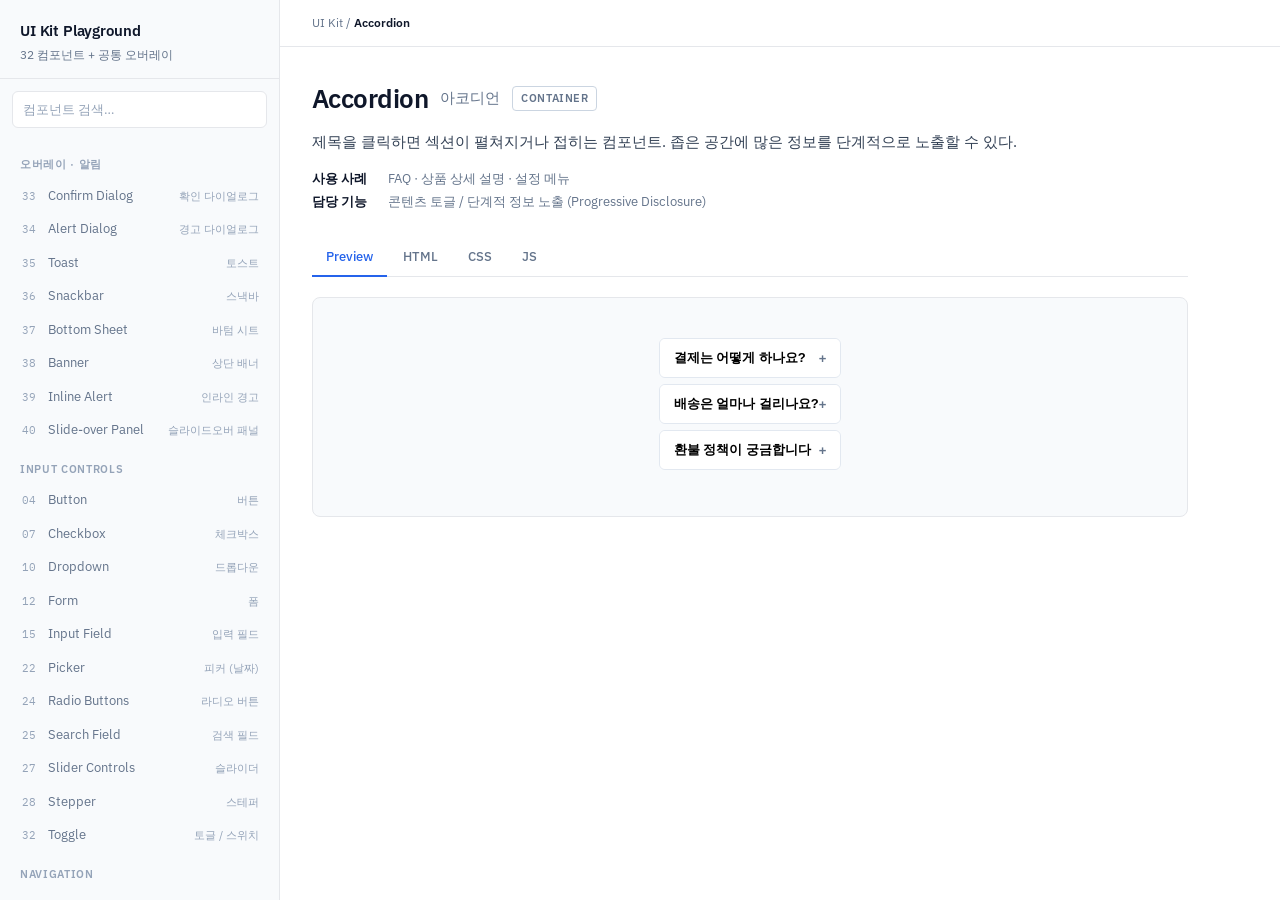
<file: index.html>
<!DOCTYPE html>
<html lang="ko">
<head>
<meta charset="UTF-8">
<meta name="viewport" content="width=device-width, initial-scale=1.0">
<title>UI Kit Playground</title>
<!-- 정본은 ui-kit-playground.html. 이 파일은 GitHub Pages 루트 진입점(리다이렉트)일 뿐이다. -->
<meta http-equiv="refresh" content="0; url=./ui-kit-playground.html">
<link rel="canonical" href="./ui-kit-playground.html">
<style>
  html, body { margin: 0; height: 100%; }
  body {
    font-family: 'IBM Plex Sans', -apple-system, system-ui, sans-serif;
    display: flex; align-items: center; justify-content: center;
    color: #0f172a; background: #ffffff; font-size: 14px;
  }
  a { color: #2563eb; }
</style>
</head>
<body>
  <p>UI Kit Playground로 이동 중… 자동으로 넘어가지 않으면 <a href="./ui-kit-playground.html">여기를 클릭</a>하세요.</p>
</body>
</html>
</file>
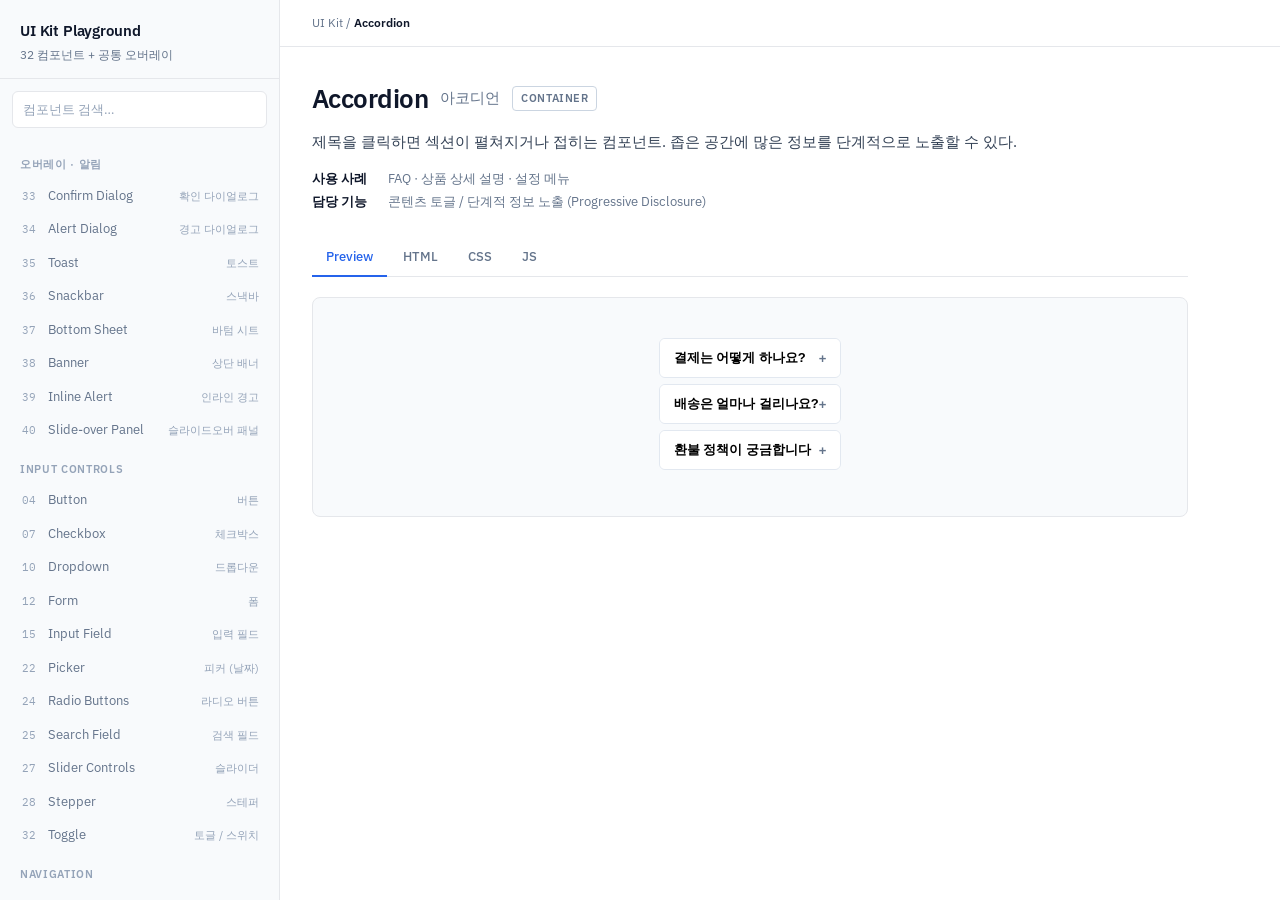
<file: ui-kit-playground.html>
<!DOCTYPE html>
<html lang="ko">
<head>
<meta charset="UTF-8">
<meta name="viewport" content="width=device-width, initial-scale=1.0">
<title>UI Kit Playground — 32 컴포넌트 + 공통 오버레이</title>
<!--
  폰트: IBM Plex Sans / IBM Plex Mono
  이유 — IBM이 기술 제품 UI를 위해 설계한 서체. 개발자 대상 컴포넌트 레퍼런스라는
  목적에 맞고, 본문(Sans)과 코드(Mono)를 같은 가족으로 묶어 타이포 위계를 일관되게 한다.
  (anti-ai-slop: Inter/Roboto/Arial/system 기본값 수렴 금지 규칙에 따른 의도적 선택)
-->
<link rel="preconnect" href="https://fonts.googleapis.com">
<link rel="preconnect" href="https://fonts.gstatic.com" crossorigin>
<link href="https://fonts.googleapis.com/css2?family=IBM+Plex+Mono:wght@400;500&family=IBM+Plex+Sans:wght@400;500;600;700&display=swap" rel="stylesheet">
<style>
  :root {
    --bg: #ffffff;
    --surface: #f8fafc;
    --surface-2: #eef2f6;
    --border: #e5e7eb;
    --border-strong: #cbd5e1;
    --text: #0f172a;
    --muted: #64748b;
    --dim: #94a3b8;
    --accent: #2563eb;       /* 단일 액센트 — 상호작용·활성 상태에만 */
    --accent-strong: #1d4ed8;
    --accent-weak: #eff6ff;
    --code-bg: #0f172a;
  }
  * { box-sizing: border-box; }
  html, body { margin: 0; height: 100%; }
  body {
    font-family: 'IBM Plex Sans', sans-serif;
    color: var(--text);
    background: var(--bg);
    -webkit-font-smoothing: antialiased;
    line-height: 1.5;
  }

  /* ── 레이아웃 ── */
  .kit-app { display: grid; grid-template-columns: 280px 1fr; height: 100vh; }

  /* ── 사이드바 ── */
  .kit-sidebar {
    border-right: 1px solid var(--border);
    background: var(--surface);
    display: flex; flex-direction: column;
    height: 100vh; min-height: 0;
  }
  .kit-brand { padding: 20px 20px 14px; border-bottom: 1px solid var(--border); }
  .kit-brand h1 { margin: 0; font-size: 15px; font-weight: 600; letter-spacing: -0.01em; }
  .kit-brand p { margin: 3px 0 0; font-size: 12px; color: var(--muted); }
  .kit-search {
    margin: 12px; padding: 8px 10px;
    border: 1px solid var(--border); border-radius: 6px;
    font: inherit; font-size: 13px; color: var(--text); background: var(--bg);
  }
  .kit-search::placeholder { color: var(--dim); }
  .kit-search:focus { outline: none; border-color: var(--accent); }
  .kit-nav { flex: 1; overflow-y: auto; padding: 2px 8px 24px; }
  .kit-group-label {
    font-size: 11px; font-weight: 600; letter-spacing: 0.06em; text-transform: uppercase;
    color: var(--dim); padding: 14px 12px 6px;
  }
  .kit-item {
    width: 100%; text-align: left;
    display: flex; align-items: baseline; gap: 8px;
    padding: 7px 12px; border-radius: 6px; cursor: pointer;
    font: inherit; font-size: 13px; color: var(--muted);
    background: none; border: none; border-left: 2px solid transparent;
  }
  .kit-item:hover { background: var(--surface-2); color: var(--text); }
  .kit-item.active { background: var(--accent-weak); color: var(--accent); border-left-color: var(--accent); font-weight: 600; }
  .kit-item .kit-num { font-family: 'IBM Plex Mono', monospace; font-size: 11px; color: var(--dim); min-width: 18px; }
  .kit-item.active .kit-num { color: var(--accent); }
  .kit-item .kit-item-name { flex: 1; white-space: nowrap; overflow: hidden; text-overflow: ellipsis; }
  .kit-item .kit-ko { font-size: 11px; color: var(--dim); font-weight: 400; }
  .kit-item.hidden { display: none; }

  /* ── 메인 ── */
  .kit-main { overflow-y: auto; height: 100vh; }
  .kit-head {
    position: sticky; top: 0; z-index: 5;
    background: var(--bg); border-bottom: 1px solid var(--border);
    padding: 14px 32px; font-size: 12px; color: var(--muted);
  }
  .kit-head b { color: var(--text); font-weight: 600; }
  .kit-body { max-width: 940px; padding: 32px; }

  .kit-title-row { display: flex; align-items: center; gap: 12px; flex-wrap: wrap; }
  #kit-title { margin: 0; font-size: 26px; font-weight: 600; letter-spacing: -0.02em; }
  .kit-title-ko { font-size: 15px; color: var(--muted); font-weight: 400; }
  .kit-badge {
    font-size: 11px; font-weight: 600; letter-spacing: 0.05em; text-transform: uppercase;
    padding: 3px 8px; border: 1px solid var(--border-strong); border-radius: 4px; color: var(--muted);
  }
  #kit-desc { margin: 12px 0 0; font-size: 15px; color: #334155; line-height: 1.65; max-width: 720px; }
  .kit-meta { margin-top: 14px; display: flex; flex-direction: column; gap: 4px; }
  .kit-meta div { font-size: 13px; color: var(--muted); }
  .kit-meta b { color: var(--text); font-weight: 600; display: inline-block; min-width: 76px; }

  /* ── 탭 ── */
  .kit-tabs { margin-top: 26px; display: flex; gap: 2px; border-bottom: 1px solid var(--border); }
  .kit-tab {
    background: none; border: none; padding: 9px 14px;
    font: inherit; font-size: 13px; font-weight: 500; color: var(--muted);
    cursor: pointer; border-bottom: 2px solid transparent; margin-bottom: -1px;
  }
  .kit-tab:hover { color: var(--text); }
  .kit-tab.active { color: var(--accent); border-bottom-color: var(--accent); }
  .kit-panel { display: none; }
  .kit-panel.active { display: block; }

  /* ── 프리뷰 ── */
  .kit-preview {
    margin-top: 20px; border: 1px solid var(--border); border-radius: 8px;
    background: var(--surface); padding: 36px 24px; min-height: 220px;
    display: flex; align-items: center; justify-content: center;
  }
  #kit-preview-host { display: flex; align-items: center; justify-content: center; flex-wrap: wrap; gap: 16px; width: 100%; }

  /* ── 코드 블록 ── */
  .kit-code-wrap {
    margin-top: 20px; position: relative;
    border: 1px solid var(--border); border-radius: 8px; overflow: hidden;
  }
  .kit-code-copy {
    position: absolute; top: 10px; right: 10px;
    background: #1e293b; color: #cbd5e1; border: 1px solid #334155;
    border-radius: 4px; padding: 4px 10px; font: inherit; font-size: 12px; cursor: pointer;
    transition: color .15s ease, border-color .15s ease;
  }
  .kit-code-copy:hover { color: #fff; border-color: #475569; }
  .kit-code-copy.copied { color: #4ade80; border-color: #4ade80; }
  pre.kit-code { margin: 0; padding: 18px 20px; background: var(--code-bg); overflow-x: auto; }
  pre.kit-code code {
    font-family: 'IBM Plex Mono', monospace; font-size: 12.5px; line-height: 1.7;
    color: #cbd5e1; white-space: pre;
  }
  /* 코드 토큰 색 — 정보(토큰 종류)를 전달하므로 의미색으로 허용 */
  .tok-comment { color: #64748b; font-style: italic; }
  .tok-tag, .tok-kw { color: #7aa2f7; }
  .tok-attr, .tok-prop { color: #9aa5ce; }
  .tok-string { color: #9ece6a; }
  .tok-value, .tok-num { color: #e0af68; }
  .tok-selector { color: #7dcfff; }
  .tok-punct { color: #6b7394; }

  /* ── 반응형 ── */
  @media (max-width: 820px) {
    .kit-app { grid-template-columns: 1fr; height: auto; }
    .kit-sidebar { height: auto; border-right: none; border-bottom: 1px solid var(--border); }
    .kit-nav { max-height: 220px; }
    .kit-main { height: auto; }
    .kit-body { padding: 24px 16px; }
  }
</style>
<!-- 현재 선택된 컴포넌트의 CSS가 여기에 주입된다(보여주는 코드 = 적용되는 코드) -->
<style id="live-style"></style>
</head>
<body>
<div class="kit-app">
  <aside class="kit-sidebar">
    <div class="kit-brand">
      <h1>UI Kit Playground</h1>
      <p>32 컴포넌트 + 공통 오버레이</p>
    </div>
    <input type="text" class="kit-search" id="kit-search" placeholder="컴포넌트 검색…">
    <nav class="kit-nav" id="kit-nav"></nav>
  </aside>

  <main class="kit-main">
    <header class="kit-head">UI Kit / <b id="kit-crumb-cur">—</b></header>
    <div class="kit-body">
      <div class="kit-title-row">
        <h1 id="kit-title">—</h1>
        <span class="kit-title-ko" id="kit-title-ko"></span>
        <span class="kit-badge" id="kit-cat"></span>
      </div>
      <p id="kit-desc"></p>
      <div class="kit-meta">
        <div><b>사용 사례</b><span id="kit-usecase"></span></div>
        <div><b>담당 기능</b><span id="kit-feature"></span></div>
      </div>

      <div class="kit-tabs">
        <button class="kit-tab active" data-tab="preview">Preview</button>
        <button class="kit-tab" data-tab="html">HTML</button>
        <button class="kit-tab" data-tab="css">CSS</button>
        <button class="kit-tab" id="tab-js" data-tab="js">JS</button>
      </div>

      <div class="kit-panel active" data-panel="preview">
        <div class="kit-preview"><div id="kit-preview-host"></div></div>
      </div>
      <div class="kit-panel" data-panel="html">
        <div class="kit-code-wrap">
          <button class="kit-code-copy" data-target="code-html">복사</button>
          <pre class="kit-code"><code id="code-html"></code></pre>
        </div>
      </div>
      <div class="kit-panel" data-panel="css">
        <div class="kit-code-wrap">
          <button class="kit-code-copy" data-target="code-css">복사</button>
          <pre class="kit-code"><code id="code-css"></code></pre>
        </div>
      </div>
      <div class="kit-panel" data-panel="js">
        <div class="kit-code-wrap">
          <button class="kit-code-copy" data-target="code-js">복사</button>
          <pre class="kit-code"><code id="code-js"></code></pre>
        </div>
      </div>
    </div>
  </main>
</div>

<script>
// ===== 컴포넌트 데이터 (32개) — 자동 주입 =====
const components = [
  { id: 'accordion', num: 1, name: 'Accordion', nameKo: '아코디언', cat: 'container',
    desc: '제목을 클릭하면 섹션이 펼쳐지거나 접히는 컴포넌트. 좁은 공간에 많은 정보를 단계적으로 노출할 수 있다.',
    usecase: 'FAQ · 상품 상세 설명 · 설정 메뉴',
    feature: '콘텐츠 토글 / 단계적 정보 노출 (Progressive Disclosure)',
    html: `<div class="accordion">
  <div class="accordion-item">
    <button class="accordion-header">결제는 어떻게 하나요?</button>
    <div class="accordion-body">신용카드, 계좌이체, 간편결제를 지원합니다.</div>
  </div>
  <div class="accordion-item">
    <button class="accordion-header">배송은 얼마나 걸리나요?</button>
    <div class="accordion-body">평일 오후 2시 이전 주문 시 당일 출고됩니다.</div>
  </div>
  <div class="accordion-item">
    <button class="accordion-header">환불 정책이 궁금합니다</button>
    <div class="accordion-body">수령 후 7일 이내 무료 반품 가능합니다.</div>
  </div>
</div>`,
    css: `.accordion-item { border: 1px solid #e2e8f0; border-radius: 6px; margin-bottom: 6px; overflow: hidden; background: #fff; }
.accordion-header {
  width: 100%; text-align: left; background: #fff; border: none;
  padding: 10px 14px; font-size: 13px; font-weight: 600; cursor: pointer;
  display: flex; justify-content: space-between; align-items: center;
}
.accordion-header::after { content: '+'; color: #64748b; transition: transform .2s; }
.accordion-item.open .accordion-header::after { transform: rotate(45deg); }
.accordion-body { display: none; padding: 4px 14px 12px; color: #64748b; font-size: 12px; }
.accordion-item.open .accordion-body { display: block; }`,
    js: `document.querySelectorAll('.accordion-header').forEach(btn => {
  btn.addEventListener('click', () => {
    btn.parentElement.classList.toggle('open');
  });
});` },

  { id: 'bento', num: 2, name: 'Bento Menu', nameKo: '벤토 메뉴', cat: 'nav',
    desc: '도시락(벤토) 칸막이처럼 격자 형태로 항목을 나열한 메뉴. 여러 앱/기능을 한 화면에 노출할 때 사용.',
    usecase: 'Google 앱 런처 · MS 365 앱 스위처',
    feature: '그리드 형태의 앱·기능 진입점 제공',
    html: `<div class="bento-wrap">
  <button class="bento-trigger" aria-label="앱 메뉴 열기">
    <span class="brow"><span class="bdot"></span><span class="bdot"></span><span class="bdot"></span></span>
    <span class="brow"><span class="bdot"></span><span class="bdot"></span><span class="bdot"></span></span>
    <span class="brow"><span class="bdot"></span><span class="bdot"></span><span class="bdot"></span></span>
  </button>
  <div class="bento-popover">
    <div class="bapp" title="메일">📧</div>
    <div class="bapp" title="캘린더">📅</div>
    <div class="bapp" title="드라이브">📁</div>
    <div class="bapp" title="문서">📝</div>
    <div class="bapp" title="채팅">💬</div>
    <div class="bapp" title="지도">🗺️</div>
  </div>
</div>`,
    css: `.bento-wrap { position: relative; display: inline-block; }
.bento-trigger {
  background: #fff; border: 1px solid #e2e8f0; border-radius: 6px;
  padding: 6px; cursor: pointer; display: flex; flex-direction: column; gap: 3px;
}
.bento-trigger .brow { display: flex; gap: 3px; }
.bento-trigger .bdot { width: 5px; height: 5px; background: #0f172a; border-radius: 1px; }
.bento-popover {
  display: none; position: absolute; background: #fff;
  border: 1px solid #e2e8f0; border-radius: 8px; padding: 8px;
  box-shadow: 0 8px 24px rgba(15,23,42,.08);
  grid-template-columns: repeat(3, 1fr); gap: 6px; margin-top: 6px; z-index: 10;
}
.bento-wrap.open .bento-popover { display: grid; }
.bento-popover .bapp {
  width: 48px; height: 48px; background: #f1f5f9; border-radius: 6px;
  display: flex; align-items: center; justify-content: center; font-size: 18px; cursor: pointer;
}
.bento-popover .bapp:hover { background: #dbeafe; }`,
    js: `document.querySelectorAll('.bento-trigger').forEach(btn => {
  btn.addEventListener('click', e => {
    e.stopPropagation();
    btn.parentElement.classList.toggle('open');
  });
});
document.addEventListener('click', () => {
  document.querySelectorAll('.bento-wrap.open').forEach(w => w.classList.remove('open'));
});` },

  { id: 'breadcrumb', num: 3, name: 'Breadcrumb', nameKo: '브레드크럼', cat: 'nav',
    desc: '사이트 계층 구조에서 현재 위치를 표시하고 상위 경로로 돌아갈 수 있게 하는 링크 경로.',
    usecase: '이커머스 카테고리 · 문서/위키 네비게이션',
    feature: '현재 위치 표시 / 상위 경로 역추적',
    html: `<nav class="breadcrumb" aria-label="breadcrumb">
  <a href="#">홈</a>
  <span class="sep">/</span>
  <a href="#">전자제품</a>
  <span class="sep">/</span>
  <a href="#">노트북</a>
  <span class="sep">/</span>
  <span class="current">맥북 프로 16</span>
</nav>`,
    css: `.breadcrumb {
  display: flex; align-items: center; gap: 6px;
  font-size: 13px; color: #64748b; flex-wrap: wrap;
}
.breadcrumb a { color: #2563eb; text-decoration: none; }
.breadcrumb a:hover { text-decoration: underline; }
.breadcrumb .sep { color: #cbd5e1; }
.breadcrumb .current { color: #0f172a; font-weight: 500; }`,
    js: '' },

  { id: 'button', num: 4, name: 'Button', nameKo: '버튼', cat: 'input',
    desc: '라벨이 붙은 클릭 가능한 영역. 액션을 명확하게 트리거하는 가장 기본적인 입력 컴포넌트.',
    usecase: '제출 · 저장 · 결제 · CTA',
    feature: '사용자 액션 트리거 / 시각적 위계(Primary/Secondary/Danger) 표현',
    html: `<button class="btn btn-primary">저장</button>
<button class="btn btn-secondary">취소</button>
<button class="btn btn-danger">삭제</button>
<button class="btn btn-primary" disabled>비활성</button>`,
    css: `.btn {
  padding: 8px 16px; border-radius: 6px; font-size: 13px; font-weight: 600;
  cursor: pointer; border: 1px solid transparent; font-family: inherit;
  transition: all .15s ease;
}
.btn-primary { background: #2563eb; color: #fff; }
.btn-primary:hover { background: #1d4ed8; }
.btn-secondary { background: #fff; color: #0f172a; border-color: #e2e8f0; }
.btn-secondary:hover { background: #f8fafc; }
.btn-danger { background: #dc2626; color: #fff; }
.btn-danger:hover { background: #b91c1c; }
.btn:disabled { opacity: .5; cursor: not-allowed; }`,
    js: `document.querySelectorAll('.btn:not(:disabled)').forEach(btn => {
  btn.addEventListener('click', () => console.log('Clicked:', btn.textContent));
});` },

  { id: 'card', num: 5, name: 'Card', nameKo: '카드', cat: 'container',
    desc: '이미지·텍스트·버튼 등 이질적인 콘텐츠를 하나의 직사각형 단위로 묶어 진입점 역할을 하는 모듈.',
    usecase: '상품 목록 · 블로그 미리보기 · 대시보드 위젯',
    feature: '콘텐츠 묶음 + 클릭 진입점 / 그리드 레이아웃의 기본 단위',
    html: `<div class="product-card">
  <div class="pc-image"></div>
  <div class="pc-body">
    <h3 class="pc-title">맥북 프로 16</h3>
    <p class="pc-desc">M3 Pro · 36GB · 512GB</p>
    <div class="pc-price">₩3,490,000</div>
  </div>
</div>
<div class="product-card">
  <div class="pc-image" style="background:#e8eaf0;"></div>
  <div class="pc-body">
    <h3 class="pc-title">아이패드 프로</h3>
    <p class="pc-desc">M4 · 11형 · 256GB</p>
    <div class="pc-price">₩1,499,000</div>
  </div>
</div>`,
    css: `.product-card {
  width: 160px; background: #fff; border: 1px solid #e2e8f0;
  border-radius: 8px; overflow: hidden; cursor: pointer;
  transition: box-shadow .15s ease;
}
.product-card:hover { box-shadow: 0 4px 12px rgba(15,23,42,.08); }
.product-card .pc-image { height: 90px; background: #dbe4f2; }
.product-card .pc-body { padding: 10px; }
.product-card .pc-title { font-size: 13px; font-weight: 600; margin: 0 0 4px; }
.product-card .pc-desc { font-size: 12px; color: #64748b; margin: 0 0 6px; }
.product-card .pc-price { font-size: 13px; font-weight: 700; color: #2563eb; }`,
    js: '' },

  { id: 'carousel', num: 6, name: 'Carousel', nameKo: '캐러셀', cat: 'container',
    desc: '같은 영역에서 슬라이드를 좌우로 넘기며 여러 콘텐츠를 순환 노출. 화면 면적 절약이 가장 큰 장점.',
    usecase: '랜딩 페이지 배너 · 상품 이미지 갤러리',
    feature: '콘텐츠 순환 노출 / 자동·수동 슬라이드 전환',
    html: `<div class="carousel" id="carousel-demo">
  <div class="carousel-track">
    <div class="carousel-slide s1">슬라이드 1</div>
    <div class="carousel-slide s2">슬라이드 2</div>
    <div class="carousel-slide s3">슬라이드 3</div>
  </div>
  <div class="carousel-controls">
    <button class="carousel-btn prev">‹</button>
    <div class="carousel-dots">
      <span class="carousel-dot active" data-i="0"></span>
      <span class="carousel-dot" data-i="1"></span>
      <span class="carousel-dot" data-i="2"></span>
    </div>
    <button class="carousel-btn next">›</button>
  </div>
</div>`,
    css: `.carousel { width: 100%; max-width: 320px; position: relative; }
.carousel-track { display: flex; overflow: hidden; border-radius: 8px; background: #f1f5f9; }
.carousel-slide {
  min-width: 100%; height: 100px;
  display: flex; align-items: center; justify-content: center;
  font-size: 32px; font-weight: 700; color: #fff;
  transition: margin-left .15s ease;
}
.carousel-slide.s1 { background: #2563eb; }
.carousel-slide.s2 { background: #475569; }
.carousel-slide.s3 { background: #0f172a; }
.carousel-controls { display: flex; justify-content: space-between; align-items: center; margin-top: 8px; }
.carousel-btn {
  background: #fff; border: 1px solid #e2e8f0;
  width: 28px; height: 28px; border-radius: 50%;
  cursor: pointer; font-size: 14px;
}
.carousel-dots { display: flex; gap: 6px; }
.carousel-dot { width: 8px; height: 8px; border-radius: 50%; background: #cbd5e1; cursor: pointer; }
.carousel-dot.active { background: #2563eb; }`,
    js: `(function() {
  const car = document.getElementById('carousel-demo');
  if (!car) return;
  const slides = car.querySelectorAll('.carousel-slide');
  const dots = car.querySelectorAll('.carousel-dot');
  let idx = 0;
  function go(i) {
    idx = (i + slides.length) % slides.length;
    slides[0].style.marginLeft = (-idx * 100) + '%';
    dots.forEach((d, j) => d.classList.toggle('active', j === idx));
  }
  car.querySelector('.prev').addEventListener('click', () => go(idx - 1));
  car.querySelector('.next').addEventListener('click', () => go(idx + 1));
  dots.forEach(d => d.addEventListener('click', () => go(+d.dataset.i)));
})();` },

  { id: 'checkbox', num: 7, name: 'Checkbox', nameKo: '체크박스', cat: 'input',
    desc: '독립적으로 켜고 끌 수 있는 사각형 체크 박스. 목록에서 0~N개 항목의 다중 선택을 표현한다.',
    usecase: '필터 · 약관 동의 · 할 일 목록',
    feature: '독립적 boolean 다중 선택 / 부분 선택(indeterminate) 상태 표현',
    html: `<div class="cb-group">
  <label class="cb-label"><input type="checkbox" checked> 이용약관 동의 (필수)</label>
  <label class="cb-label"><input type="checkbox" checked> 개인정보 수집 동의 (필수)</label>
  <label class="cb-label"><input type="checkbox"> 마케팅 정보 수신 (선택)</label>
  <label class="cb-label"><input type="checkbox" disabled> 비활성 항목</label>
</div>`,
    css: `.cb-group { display: flex; flex-direction: column; gap: 8px; }
.cb-label {
  display: flex; align-items: center; gap: 8px;
  font-size: 13px; color: #0f172a; cursor: pointer;
}
.cb-label input[type="checkbox"] { accent-color: #2563eb; width: 16px; height: 16px; }`,
    js: '' },

  { id: 'comment', num: 8, name: 'Comment', nameKo: '댓글', cat: 'info',
    desc: '사용자가 입력한 텍스트를 시간순으로 누적해서 보여주는 영역. 아바타·이름·시간 메타가 함께 표시된다.',
    usecase: '블로그·뉴스 댓글 · 코드 리뷰 코멘트',
    feature: '시간순 사용자 입력 표시 / 답글·좋아요 등 인터랙션 부착',
    html: `<div class="comment-list">
  <div class="comment">
    <div class="comment-avatar">홍</div>
    <div class="comment-body">
      <span class="comment-author">홍길동</span>
      <span class="comment-time">3분 전</span>
      <div class="comment-text">정말 유익한 글이네요 👍</div>
    </div>
  </div>
  <div class="comment">
    <div class="comment-avatar b">김</div>
    <div class="comment-body">
      <span class="comment-author">김개발</span>
      <span class="comment-time">12분 전</span>
      <div class="comment-text">동의합니다. 저도 같은 경험이 있어요.</div>
    </div>
  </div>
</div>`,
    css: `.comment-list { width: 100%; max-width: 320px; }
.comment {
  display: flex; gap: 8px; padding: 10px 0;
  border-bottom: 1px solid #e2e8f0;
}
.comment:last-child { border-bottom: none; }
.comment-avatar {
  width: 28px; height: 28px; border-radius: 50%;
  background: #2563eb; color: #fff;
  display: flex; align-items: center; justify-content: center;
  font-size: 12px; font-weight: 700; flex-shrink: 0;
}
.comment-avatar.b { background: #475569; }
.comment-body { font-size: 12px; flex: 1; }
.comment-author { font-weight: 700; color: #0f172a; margin-right: 6px; }
.comment-time { color: #94a3b8; font-size: 11px; }
.comment-text { color: #475569; margin-top: 2px; }`,
    js: '' },

  { id: 'doner', num: 9, name: 'Döner Menu', nameKo: '되너 메뉴', cat: 'nav',
    desc: '길이가 점점 짧아지는 가로선 3개로 표현되는 아이콘. 필터·정렬 옵션 패널의 진입점을 의미한다.',
    usecase: '상품 리스트 필터 · 지도 검색 옵션',
    feature: '필터·정렬 패널 토글 / 햄버거와 의미 구분',
    html: `<div class="doner-wrap">
  <button class="doner-trigger" aria-label="필터 열기">
    <span></span><span></span><span></span>
  </button>
  <div class="doner-panel">
    <div class="filter-title">정렬</div>
    <label><input type="radio" name="sort" checked> 인기순</label>
    <label><input type="radio" name="sort"> 최신순</label>
    <label><input type="radio" name="sort"> 가격순</label>
  </div>
</div>`,
    css: `.doner-wrap { position: relative; }
.doner-trigger {
  background: #fff; border: 1px solid #e2e8f0; border-radius: 6px;
  padding: 9px 12px; display: flex; flex-direction: column; gap: 3px; cursor: pointer;
}
.doner-trigger span { height: 2px; background: #0f172a; border-radius: 1px; }
.doner-trigger span:nth-child(1) { width: 18px; }
.doner-trigger span:nth-child(2) { width: 14px; }
.doner-trigger span:nth-child(3) { width: 10px; }
.doner-panel {
  display: none; position: absolute; top: 100%; left: 0; margin-top: 6px;
  background: #fff; border: 1px solid #e2e8f0; border-radius: 6px;
  box-shadow: 0 8px 24px rgba(15,23,42,.08);
  padding: 8px; min-width: 160px; z-index: 10;
}
.doner-wrap.open .doner-panel { display: block; }
.doner-panel .filter-title {
  font-size: 11px; font-weight: 700; text-transform: uppercase;
  color: #64748b; padding: 4px 8px;
}
.doner-panel label {
  display: flex; align-items: center; gap: 6px;
  font-size: 12px; padding: 4px 8px; cursor: pointer;
}`,
    js: `document.querySelectorAll('.doner-trigger').forEach(btn => {
  btn.addEventListener('click', e => {
    e.stopPropagation();
    btn.parentElement.classList.toggle('open');
  });
});
document.addEventListener('click', () => {
  document.querySelectorAll('.doner-wrap.open').forEach(w => w.classList.remove('open'));
});` },

  { id: 'dropdown', num: 10, name: 'Dropdown', nameKo: '드롭다운', cat: 'input',
    desc: '클릭 시 옵션 목록이 아래로 펼쳐지며 한 항목을 선택하는 컴포넌트.',
    usecase: '국가/지역 선택 · 정렬 기준 변경',
    feature: '긴 옵션 목록의 단일 선택 / 화면 공간 절약',
    html: `<div class="dropdown" id="dd-demo">
  <button class="dropdown-trigger">
    <span class="dd-value">한국</span>
  </button>
  <div class="dropdown-menu">
    <div class="dropdown-item">한국</div>
    <div class="dropdown-item">일본</div>
    <div class="dropdown-item">미국</div>
    <div class="dropdown-item">독일</div>
  </div>
</div>`,
    css: `.dropdown { position: relative; }
.dropdown-trigger {
  background: #fff; border: 1px solid #e2e8f0; border-radius: 6px;
  padding: 8px 14px; font-size: 13px; cursor: pointer;
  display: flex; align-items: center; gap: 10px; min-width: 140px;
}
.dropdown-trigger::after { content: '▾'; margin-left: auto; color: #94a3b8; font-size: 10px; }
.dropdown-menu {
  display: none; position: absolute; top: 100%; left: 0; right: 0; margin-top: 4px;
  background: #fff; border: 1px solid #e2e8f0; border-radius: 6px;
  box-shadow: 0 8px 24px rgba(15,23,42,.08); overflow: hidden; z-index: 10;
}
.dropdown.open .dropdown-menu { display: block; }
.dropdown-item { padding: 8px 14px; font-size: 13px; cursor: pointer; }
.dropdown-item:hover { background: #f1f5f9; }`,
    js: `(function() {
  document.querySelectorAll('.dropdown').forEach(dd => {
    const trigger = dd.querySelector('.dropdown-trigger');
    const value = dd.querySelector('.dd-value');
    trigger.addEventListener('click', e => {
      e.stopPropagation();
      document.querySelectorAll('.dropdown.open').forEach(d => d !== dd && d.classList.remove('open'));
      dd.classList.toggle('open');
    });
    dd.querySelectorAll('.dropdown-item').forEach(item => {
      item.addEventListener('click', () => {
        if (value) value.textContent = item.textContent;
        dd.classList.remove('open');
      });
    });
  });
  document.addEventListener('click', () => {
    document.querySelectorAll('.dropdown.open').forEach(d => d.classList.remove('open'));
  });
})();` },

  { id: 'feed', num: 11, name: 'Feed', nameKo: '피드', cat: 'info',
    desc: '다수 사용자/소스의 활동을 시간순(또는 알고리즘 순)으로 흘려보여주는 스트림. 텍스트·이미지·영상이 혼재.',
    usecase: '소셜 미디어 타임라인 · 알림 센터',
    feature: '시간순 스트림 / 무한 스크롤·페이지네이션',
    html: `<div class="feed">
  <div class="feed-post">
    <div class="feed-post-head">
      <div class="feed-avatar"></div>
      <span class="feed-name">@codevillain</span>
      <span class="feed-time">2분 전</span>
    </div>
    <div class="feed-text">새 강의 영상이 업로드되었습니다 🎬</div>
  </div>
  <div class="feed-post">
    <div class="feed-post-head">
      <div class="feed-avatar" style="background:#fbbf24;"></div>
      <span class="feed-name">@dev_kim</span>
      <span class="feed-time">15분 전</span>
    </div>
    <div class="feed-text">Claude Code로 작업 시간을 절반으로 줄였어요!</div>
  </div>
</div>`,
    css: `.feed { width: 100%; max-width: 320px; display: flex; flex-direction: column; gap: 8px; }
.feed-post {
  background: #fff; border: 1px solid #e2e8f0;
  border-radius: 8px; padding: 10px 12px;
}
.feed-post-head { display: flex; align-items: center; gap: 8px; margin-bottom: 6px; }
.feed-avatar { width: 24px; height: 24px; border-radius: 50%; background: #c7d2fe; }
.feed-name { font-size: 12px; font-weight: 700; }
.feed-time { font-size: 11px; color: #94a3b8; margin-left: auto; }
.feed-text { font-size: 12px; color: #475569; }`,
    js: '' },

  { id: 'form', num: 12, name: 'Form', nameKo: '폼', cat: 'input',
    desc: '여러 입력 필드를 묶어 한 번에 제출하는 단위. 검증·에러 메시지·제출 상태 관리가 핵심 책임.',
    usecase: '회원가입 · 결제 정보 입력 · 문의하기',
    feature: '필드 묶음 + 유효성 검증 + 제출 처리',
    html: `<form class="form" id="form-demo" novalidate>
  <div class="form-field">
    <label class="form-label">이메일</label>
    <input type="email" class="form-input" name="email" placeholder="you@example.com">
    <div class="form-error"></div>
  </div>
  <div class="form-field">
    <label class="form-label">비밀번호 (8자 이상)</label>
    <input type="password" class="form-input" name="password" placeholder="••••••••">
    <div class="form-error"></div>
  </div>
  <button type="submit" class="form-submit">가입하기</button>
</form>`,
    css: `.form { width: 100%; max-width: 320px; display: flex; flex-direction: column; gap: 10px; }
.form-field { display: flex; flex-direction: column; gap: 4px; }
.form-label { font-size: 12px; font-weight: 600; }
.form-input {
  border: 1px solid #e2e8f0; border-radius: 6px;
  padding: 8px 12px; font-size: 13px; font-family: inherit;
}
.form-input:focus { outline: none; border-color: #2563eb; }
.form-input.error { border-color: #dc2626; }
.form-error { font-size: 11px; color: #dc2626; min-height: 14px; }
.form-submit {
  background: #2563eb; color: #fff; border: none;
  padding: 9px 14px; border-radius: 6px;
  font-size: 13px; font-weight: 600; cursor: pointer;
}`,
    js: `(function() {
  const form = document.getElementById('form-demo');
  if (!form) return;
  form.addEventListener('submit', e => {
    e.preventDefault();
    const email = form.email, pw = form.password;
    let ok = true;
    [email, pw].forEach(f => {
      f.classList.remove('error');
      f.nextElementSibling.textContent = '';
    });
    if (!email.value.includes('@')) {
      email.classList.add('error');
      email.nextElementSibling.textContent = '올바른 이메일을 입력하세요';
      ok = false;
    }
    if (pw.value.length < 8) {
      pw.classList.add('error');
      pw.nextElementSibling.textContent = '비밀번호는 8자 이상이어야 합니다';
      ok = false;
    }
    if (ok) alert('가입 요청이 전송되었습니다');
  });
})();` },

  { id: 'hamburger', num: 13, name: 'Hamburger Menu', nameKo: '햄버거 메뉴', cat: 'nav',
    desc: '동일한 길이의 가로선 3개로 표현되는 아이콘. 보통 좌측 상단에 위치하며 주요 네비게이션 메뉴를 토글한다.',
    usecase: '모바일 웹의 사이드 네비게이션 토글',
    feature: '메인 네비게이션 표시/숨김 토글',
    html: `<div class="hamburger-wrap">
  <button class="hamburger-trigger" aria-label="메뉴 열기">
    <span></span><span></span><span></span>
  </button>
  <div class="hamburger-drawer">
    <a href="#">홈</a>
    <a href="#">상품</a>
    <a href="#">장바구니</a>
    <a href="#">마이페이지</a>
    <a href="#">로그아웃</a>
  </div>
</div>`,
    css: `.hamburger-wrap { position: relative; }
.hamburger-trigger {
  background: #fff; border: 1px solid #e2e8f0; border-radius: 6px;
  padding: 9px 12px; display: flex; flex-direction: column; gap: 4px; cursor: pointer;
}
.hamburger-trigger span { width: 18px; height: 2px; background: #0f172a; border-radius: 1px; }
.hamburger-drawer {
  display: none; position: absolute; top: 100%; left: 0; margin-top: 6px;
  background: #fff; border: 1px solid #e2e8f0; border-radius: 6px;
  box-shadow: 0 8px 24px rgba(15,23,42,.08); min-width: 160px; z-index: 10;
}
.hamburger-wrap.open .hamburger-drawer { display: block; }
.hamburger-drawer a {
  display: block; padding: 9px 14px; font-size: 13px; color: #0f172a;
  text-decoration: none; border-bottom: 1px solid #f1f5f9;
}
.hamburger-drawer a:last-child { border-bottom: none; }
.hamburger-drawer a:hover { background: #f8fafc; }`,
    js: `document.querySelectorAll('.hamburger-trigger').forEach(btn => {
  btn.addEventListener('click', e => {
    e.stopPropagation();
    btn.parentElement.classList.toggle('open');
  });
});
document.addEventListener('click', () => {
  document.querySelectorAll('.hamburger-wrap.open').forEach(w => w.classList.remove('open'));
});` },

  { id: 'icon', num: 14, name: 'Icon', nameKo: '아이콘', cat: 'info',
    desc: '의미를 압축한 작은 이미지/문자. 정보 표시 또는 액션 트리거(아이콘 버튼)로 쓰인다.',
    usecase: '툴바 · 메뉴 항목 · 상태 표시',
    feature: '의미의 시각적 압축 / 텍스트 없는 액션 전달',
    html: `<div class="icon-row">
  <button class="icon-btn">🏠</button>
  <button class="icon-btn primary">🔍</button>
  <button class="icon-btn success">✓</button>
  <button class="icon-btn warn">⚠</button>
  <button class="icon-btn">⚙️</button>
</div>`,
    css: `.icon-row { display: flex; gap: 14px; align-items: center; }
.icon-btn {
  width: 36px; height: 36px; background: #fff;
  border: 1px solid #e2e8f0; border-radius: 8px;
  display: flex; align-items: center; justify-content: center;
  cursor: pointer; font-size: 16px;
}
.icon-btn:hover { background: #f1f5f9; }
.icon-btn.primary { background: #2563eb; color: #fff; border-color: #2563eb; }
.icon-btn.success { background: #16a34a; color: #fff; border-color: #16a34a; }
.icon-btn.warn    { background: #d97706; color: #fff; border-color: #d97706; }`,
    js: '' },

  { id: 'input', num: 15, name: 'Input Field', nameKo: '입력 필드', cat: 'input',
    desc: '한 줄 또는 여러 줄 텍스트를 입력받는 가장 기본적인 컴포넌트. 검색바도 입력 필드의 한 종류다.',
    usecase: '로그인 · 검색 · 댓글 작성',
    feature: '텍스트 입력 / 플레이스홀더·라벨·에러 메시지 처리',
    html: `<div class="input-group">
  <label class="input-label" for="ipt-name">이름</label>
  <input id="ipt-name" type="text" class="input-field" placeholder="홍길동">
  <span class="input-hint">2자 이상 입력하세요</span>
</div>`,
    css: `.input-group { display: flex; flex-direction: column; gap: 4px; width: 100%; max-width: 280px; }
.input-label { font-size: 12px; font-weight: 600; }
.input-field {
  border: 1px solid #e2e8f0; border-radius: 6px;
  padding: 8px 12px; font-size: 13px; font-family: inherit;
}
.input-field:focus {
  border-color: #2563eb; outline: 2px solid #2563eb; outline-offset: 1px;
}
.input-hint { font-size: 11px; color: #94a3b8; }`,
    js: '' },

  { id: 'kebab', num: 16, name: 'Kebab Menu', nameKo: '케밥 메뉴', cat: 'nav',
    desc: '세로로 쌓인 점 3개. 행/카드 단위의 부가 옵션(수정·삭제·공유 등)을 모아둔 메뉴 트리거.',
    usecase: '테이블 행 액션 · 모바일 리스트 항목 옵션',
    feature: '컨텍스트 메뉴 토글 / 보조 액션 모음',
    html: `<div class="kebab-wrap">
  <button class="kebab-trigger" aria-label="더보기">
    <span></span><span></span><span></span>
  </button>
  <div class="kebab-menu">
    <a href="#">수정</a>
    <a href="#">복제</a>
    <a href="#">공유</a>
    <a href="#" class="danger">삭제</a>
  </div>
</div>`,
    css: `.kebab-wrap { position: relative; }
.kebab-trigger {
  background: #fff; border: 1px solid #e2e8f0; border-radius: 6px;
  padding: 6px 10px; display: flex; flex-direction: column; gap: 3px; cursor: pointer;
}
.kebab-trigger span { width: 4px; height: 4px; background: #0f172a; border-radius: 50%; }
.kebab-menu {
  display: none; position: absolute; top: 100%; right: 0; margin-top: 6px;
  background: #fff; border: 1px solid #e2e8f0; border-radius: 6px;
  box-shadow: 0 8px 24px rgba(15,23,42,.08); min-width: 140px; z-index: 10;
}
.kebab-wrap.open .kebab-menu { display: block; }
.kebab-menu a {
  display: block; padding: 8px 12px; font-size: 12px;
  color: #0f172a; text-decoration: none;
}
.kebab-menu a:hover { background: #f1f5f9; }
.kebab-menu a.danger { color: #dc2626; }`,
    js: `document.querySelectorAll('.kebab-trigger').forEach(btn => {
  btn.addEventListener('click', e => {
    e.stopPropagation();
    btn.parentElement.classList.toggle('open');
  });
});
document.addEventListener('click', () => {
  document.querySelectorAll('.kebab-wrap.open').forEach(w => w.classList.remove('open'));
});` },

  { id: 'loader', num: 17, name: 'Loader', nameKo: '로더 / 스피너', cat: 'info',
    desc: '백그라운드 처리가 진행 중임을 알려 사용자가 기다려야 함을 시각화. 스피너·도트·바 등 다양한 형태.',
    usecase: '데이터 fetching · 파일 업로드 중',
    feature: '처리 중 상태 시각화 / 이탈 방지',
    html: `<div class="loader-row">
  <div class="loader-spinner"></div>
  <div class="loader-bar"></div>
</div>`,
    css: `.loader-row { display: flex; gap: 18px; align-items: center; }
.loader-spinner {
  width: 28px; height: 28px;
  border: 3px solid #e2e8f0; border-top-color: #2563eb;
  border-radius: 50%; animation: loader-spin .8s linear infinite;
}
@keyframes loader-spin { to { transform: rotate(360deg); } }
.loader-bar {
  width: 80px; height: 4px;
  background: #e2e8f0; border-radius: 2px;
  overflow: hidden; position: relative;
}
.loader-bar::after {
  content: ''; position: absolute;
  width: 30%; height: 100%; background: #2563eb;
  border-radius: 2px; animation: loader-slide 1.2s ease-in-out infinite;
}
@keyframes loader-slide { 0% { left: -30%; } 100% { left: 100%; } }`,
    js: '' },

  { id: 'meatballs', num: 18, name: 'Meatballs Menu', nameKo: '미트볼 메뉴', cat: 'nav',
    desc: '가로로 늘어선 점 3개. 케밥과 유사하지만 카드/패널 상단 등 가로 영역에 배치되는 경우가 많다.',
    usecase: '카드 헤더의 더보기 · 메시지 옵션',
    feature: '추가 옵션 메뉴 토글 / 가로 배치형 컨텍스트 메뉴',
    html: `<div class="meatballs-wrap">
  <button class="meatballs-trigger" aria-label="옵션">
    <span></span><span></span><span></span>
  </button>
  <div class="meatballs-menu">
    <a href="#">상세 보기</a>
    <a href="#">즐겨찾기 추가</a>
    <a href="#">신고하기</a>
  </div>
</div>`,
    css: `.meatballs-wrap { position: relative; }
.meatballs-trigger {
  background: #fff; border: 1px solid #e2e8f0; border-radius: 6px;
  padding: 10px 8px; display: flex; gap: 4px; cursor: pointer;
}
.meatballs-trigger span { width: 4px; height: 4px; background: #0f172a; border-radius: 50%; }
.meatballs-menu {
  display: none; position: absolute; top: 100%; left: 0; margin-top: 6px;
  background: #fff; border: 1px solid #e2e8f0; border-radius: 6px;
  box-shadow: 0 8px 24px rgba(15,23,42,.08); min-width: 140px; z-index: 10;
}
.meatballs-wrap.open .meatballs-menu { display: block; }
.meatballs-menu a {
  display: block; padding: 8px 12px; font-size: 12px;
  color: #0f172a; text-decoration: none;
}
.meatballs-menu a:hover { background: #f1f5f9; }`,
    js: `document.querySelectorAll('.meatballs-trigger').forEach(btn => {
  btn.addEventListener('click', e => {
    e.stopPropagation();
    btn.parentElement.classList.toggle('open');
  });
});
document.addEventListener('click', () => {
  document.querySelectorAll('.meatballs-wrap.open').forEach(w => w.classList.remove('open'));
});` },

  { id: 'modal', num: 19, name: 'Modal', nameKo: '모달', cat: 'container',
    desc: '현재 흐름을 막고 응답을 강제하는 다이얼로그. 닫기 전까지 배경 인터랙션이 비활성화된다.',
    usecase: '삭제 확인 · 로그인 팝업 · 결제 확인',
    feature: '차단형 의사결정 강제 / 포커스 트랩·ESC 닫기',
    html: `<button class="modal-trigger-btn" id="modal-open">계정 삭제</button>
<div class="modal-backdrop" id="modal-bd">
  <div class="modal-box">
    <h3 class="modal-title">정말 삭제하시겠습니까?</h3>
    <p class="modal-text">계정과 관련된 모든 데이터가 영구적으로 제거됩니다. 이 작업은 되돌릴 수 없습니다.</p>
    <div class="modal-actions">
      <button class="modal-btn modal-btn-cancel" id="modal-cancel">취소</button>
      <button class="modal-btn modal-btn-confirm" id="modal-confirm">삭제</button>
    </div>
  </div>
</div>`,
    css: `.modal-trigger-btn {
  background: #2563eb; color: #fff; border: none;
  padding: 8px 16px; border-radius: 6px;
  font-size: 13px; font-weight: 600; cursor: pointer;
}
.modal-backdrop {
  display: none; position: fixed; inset: 0;
  background: rgba(15,23,42,.4);
  align-items: center; justify-content: center; z-index: 1000;
}
.modal-backdrop.open { display: flex; }
.modal-box {
  background: #fff; border-radius: 10px;
  padding: 24px; width: 320px; max-width: calc(100vw - 32px);
  box-shadow: 0 8px 24px rgba(15,23,42,.12);
}
.modal-title { font-size: 16px; font-weight: 700; margin: 0 0 8px; }
.modal-text { font-size: 13px; color: #64748b; margin: 0 0 16px; }
.modal-actions { display: flex; gap: 8px; justify-content: flex-end; }
.modal-btn {
  padding: 7px 14px; border-radius: 6px;
  font-size: 12px; font-weight: 600; cursor: pointer; border: none;
}
.modal-btn-cancel { background: #fff; color: #0f172a; border: 1px solid #e2e8f0; }
.modal-btn-confirm { background: #dc2626; color: #fff; }`,
    js: `(function() {
  const bd = document.getElementById('modal-bd');
  const open = document.getElementById('modal-open');
  const cancel = document.getElementById('modal-cancel');
  const confirm = document.getElementById('modal-confirm');
  if (!bd) return;
  open.addEventListener('click', () => bd.classList.add('open'));
  cancel.addEventListener('click', () => bd.classList.remove('open'));
  confirm.addEventListener('click', () => {
    alert('삭제되었습니다');
    bd.classList.remove('open');
  });
  bd.addEventListener('click', e => { if (e.target === bd) bd.classList.remove('open'); });
  document.addEventListener('keydown', e => { if (e.key === 'Escape') bd.classList.remove('open'); });
})();` },

  { id: 'notification', num: 20, name: 'Notification', nameKo: '알림', cat: 'info',
    desc: '새로운 이벤트·메시지·시스템 결과를 전달하는 비차단형 알림. 배지·토스트·배너 등 다양한 형태.',
    usecase: '새 메시지 배지 · 저장 완료 토스트',
    feature: '비차단형 정보 전달 / 자동 사라짐 타이머',
    html: `<div class="noti-row">
  <div class="noti-bell">
    🔔
    <span class="noti-badge">3</span>
  </div>
  <div class="noti-toast">
    <span class="ic">✅</span>
    <span>저장되었습니다</span>
  </div>
  <div class="noti-toast error">
    <span class="ic">⚠️</span>
    <span>네트워크 오류</span>
  </div>
</div>`,
    css: `.noti-row { display: flex; gap: 18px; align-items: center; flex-wrap: wrap; }
.noti-bell {
  position: relative; background: #fff;
  border: 1px solid #e2e8f0; border-radius: 8px;
  width: 40px; height: 40px;
  display: flex; align-items: center; justify-content: center;
  font-size: 18px; cursor: pointer;
}
.noti-badge {
  position: absolute; top: -4px; right: -4px;
  background: #dc2626; color: #fff;
  font-size: 10px; font-weight: 700;
  border-radius: 10px; padding: 1px 6px;
  min-width: 18px; text-align: center;
}
.noti-toast {
  background: #fff; border: 1px solid #e2e8f0;
  border-left: 3px solid #16a34a; border-radius: 6px;
  padding: 10px 14px; display: flex; gap: 10px; align-items: center;
  font-size: 12px; box-shadow: 0 4px 12px rgba(15,23,42,.06);
}
.noti-toast.error { border-left-color: #dc2626; }
.noti-toast .ic { font-size: 16px; }`,
    js: `document.querySelectorAll('.noti-bell').forEach(b => {
  b.addEventListener('click', () => {
    const badge = b.querySelector('.noti-badge');
    if (badge) badge.remove();
  });
});` },

  { id: 'pagination', num: 21, name: 'Pagination', nameKo: '페이지네이션', cat: 'nav',
    desc: '대량 콘텐츠를 페이지 단위로 나누어 탐색하게 하는 컴포넌트. 현재 페이지와 전체 페이지 수를 함께 표시.',
    usecase: '게시판 · 검색 결과 · 테이블',
    feature: '대량 데이터의 페이지 분할 탐색 / 위치 표시',
    html: `<div class="pagination" id="pg-demo">
  <button class="pg-btn" data-act="prev">‹</button>
  <button class="pg-btn active" data-i="1">1</button>
  <button class="pg-btn" data-i="2">2</button>
  <button class="pg-btn" data-i="3">3</button>
  <button class="pg-btn" data-i="4">4</button>
  <button class="pg-btn" data-i="5">5</button>
  <button class="pg-btn" data-act="next">›</button>
</div>`,
    css: `.pagination { display: flex; gap: 4px; align-items: center; }
.pg-btn {
  background: #fff; border: 1px solid #e2e8f0; border-radius: 6px;
  min-width: 32px; height: 32px; padding: 0 8px;
  font-size: 12px; font-weight: 600; cursor: pointer;
}
.pg-btn:hover:not(:disabled) { background: #f1f5f9; }
.pg-btn:disabled { opacity: .4; cursor: not-allowed; }
.pg-btn.active { background: #2563eb; color: #fff; border-color: #2563eb; }`,
    js: `(function() {
  const pg = document.getElementById('pg-demo');
  if (!pg) return;
  const total = 5;
  let cur = 1;
  function set(n) {
    cur = Math.max(1, Math.min(total, n));
    pg.querySelectorAll('.pg-btn[data-i]').forEach(b => {
      b.classList.toggle('active', +b.dataset.i === cur);
    });
    pg.querySelector('[data-act="prev"]').disabled = cur === 1;
    pg.querySelector('[data-act="next"]').disabled = cur === total;
  }
  pg.addEventListener('click', e => {
    const b = e.target.closest('.pg-btn');
    if (!b) return;
    if (b.dataset.act === 'prev') set(cur - 1);
    else if (b.dataset.act === 'next') set(cur + 1);
    else if (b.dataset.i) set(+b.dataset.i);
  });
  set(1);
})();` },

  { id: 'picker', num: 22, name: 'Picker', nameKo: '피커 (날짜)', cat: 'input',
    desc: '날짜·시간 등 포맷이 정해진 값을 표준화된 UI로 선택. 자유 입력 대비 데이터 무결성을 확보한다.',
    usecase: '예약 시스템 · 일정 등록 · 생년월일 입력',
    feature: '표준 포맷 강제 / 입력 오류 감소',
    html: `<div class="picker-wrap" id="picker-demo">
  <input type="text" class="picker-input" id="picker-input" readonly placeholder="날짜 선택">
  <div class="picker-calendar">
    <div class="picker-header">
      <button data-act="prev">‹</button>
      <span class="month"></span>
      <button data-act="next">›</button>
    </div>
    <div class="picker-grid"></div>
  </div>
</div>`,
    css: `.picker-wrap { position: relative; }
.picker-input {
  border: 1px solid #e2e8f0; border-radius: 6px;
  padding: 8px 12px; font-size: 13px; cursor: pointer;
  background: #fff; width: 160px;
}
.picker-calendar {
  display: none; position: absolute; top: 100%; left: 0; margin-top: 4px;
  background: #fff; border: 1px solid #e2e8f0; border-radius: 8px;
  box-shadow: 0 8px 24px rgba(15,23,42,.08); padding: 12px; z-index: 10;
}
.picker-wrap.open .picker-calendar { display: block; }
.picker-header { display: flex; justify-content: space-between; align-items: center; margin-bottom: 8px; }
.picker-header button {
  background: transparent; border: none;
  font-size: 14px; cursor: pointer; color: #64748b; padding: 4px 8px;
}
.picker-header .month { font-size: 13px; font-weight: 700; }
.picker-grid { display: grid; grid-template-columns: repeat(7, 28px); gap: 2px; }
.picker-grid .pday-head {
  font-size: 10px; font-weight: 600;
  color: #94a3b8; text-align: center; padding: 4px 0;
}
.picker-grid .pday {
  width: 28px; height: 28px; border-radius: 4px;
  display: flex; align-items: center; justify-content: center;
  font-size: 11px; cursor: pointer;
}
.picker-grid .pday:hover { background: #f1f5f9; }
.picker-grid .pday.selected { background: #2563eb; color: #fff; font-weight: 700; }
.picker-grid .pday.empty { visibility: hidden; }`,
    js: `(function() {
  const wrap = document.getElementById('picker-demo');
  if (!wrap) return;
  const input = wrap.querySelector('.picker-input');
  const grid = wrap.querySelector('.picker-grid');
  const monthEl = wrap.querySelector('.month');
  const today = new Date();
  let view = new Date(today.getFullYear(), today.getMonth(), 1);
  let selected = null;
  function render() {
    monthEl.textContent = view.getFullYear() + '년 ' + (view.getMonth() + 1) + '월';
    grid.innerHTML = '';
    ['일','월','화','수','목','금','토'].forEach(d => {
      const h = document.createElement('div');
      h.className = 'pday-head'; h.textContent = d;
      grid.appendChild(h);
    });
    const firstDay = view.getDay();
    const daysInMonth = new Date(view.getFullYear(), view.getMonth() + 1, 0).getDate();
    for (let i = 0; i < firstDay; i++) {
      const e = document.createElement('div');
      e.className = 'pday empty'; grid.appendChild(e);
    }
    for (let d = 1; d <= daysInMonth; d++) {
      const day = document.createElement('div');
      day.className = 'pday'; day.textContent = d;
      if (selected && selected.getFullYear() === view.getFullYear() &&
          selected.getMonth() === view.getMonth() && selected.getDate() === d) {
        day.classList.add('selected');
      }
      day.addEventListener('click', () => {
        selected = new Date(view.getFullYear(), view.getMonth(), d);
        input.value = selected.toISOString().slice(0, 10);
        wrap.classList.remove('open');
        render();
      });
      grid.appendChild(day);
    }
  }
  input.addEventListener('click', e => {
    e.stopPropagation();
    wrap.classList.toggle('open');
  });
  wrap.querySelector('[data-act="prev"]').addEventListener('click', e => {
    e.stopPropagation();
    view.setMonth(view.getMonth() - 1); render();
  });
  wrap.querySelector('[data-act="next"]').addEventListener('click', e => {
    e.stopPropagation();
    view.setMonth(view.getMonth() + 1); render();
  });
  document.addEventListener('click', e => {
    if (!wrap.contains(e.target)) wrap.classList.remove('open');
  });
  render();
})();` },

  { id: 'progress', num: 23, name: 'Progress Bar', nameKo: '진행 바', cat: 'info',
    desc: '전체 단계 중 현재 어디까지 진행되었는지 비율로 시각화. 로더와 달리 진행도가 정량적으로 측정 가능할 때 사용.',
    usecase: '파일 업로드 · 결제 스텝 · 회원가입 단계',
    feature: '정량적 진행률 표시 / 단계 라벨링',
    html: `<div class="progress-wrap">
  <div class="progress-row"><span>업로드 중</span><span id="prg-pct">0%</span></div>
  <div class="progress"><div class="progress-bar" id="prg-bar" style="width: 0%;"></div></div>
  <div class="progress-steps">
    <div class="step done">정보 입력</div>
    <div class="step done">배송지</div>
    <div class="step">결제</div>
    <div class="step">완료</div>
  </div>
</div>`,
    css: `.progress-wrap { width: 100%; max-width: 280px; }
.progress-row {
  display: flex; justify-content: space-between;
  font-size: 12px; color: #64748b; margin-bottom: 4px;
}
.progress {
  width: 100%; height: 8px;
  background: #e2e8f0; border-radius: 4px; overflow: hidden;
}
.progress-bar {
  height: 100%;
  background: #2563eb;
  transition: width .15s ease; border-radius: 4px;
}
.progress-steps {
  display: flex; justify-content: space-between; margin-top: 10px;
}
.progress-steps .step { font-size: 10px; color: #94a3b8; text-align: center; }
.progress-steps .step.done { color: #2563eb; font-weight: 700; }`,
    js: `(function() {
  const bar = document.getElementById('prg-bar');
  const pct = document.getElementById('prg-pct');
  if (!bar) return;
  let v = 0;
  setInterval(() => {
    v = (v + 7) % 100;
    bar.style.width = v + '%';
    pct.textContent = v + '%';
  }, 600);
})();` },

  { id: 'radio', num: 24, name: 'Radio Buttons', nameKo: '라디오 버튼', cat: 'input',
    desc: '원형 토글 그룹. 체크박스와 달리 그룹 내에서 단 하나만 선택 가능한 상호 배타적 선택지를 표현.',
    usecase: '결제 방법 선택 · 설문 단답형 응답',
    feature: '상호 배타적 단일 선택 (mutually exclusive)',
    html: `<div class="radio-group">
  <label class="radio-label"><input type="radio" name="pay" value="card" checked> 신용카드</label>
  <label class="radio-label"><input type="radio" name="pay" value="bank"> 계좌이체</label>
  <label class="radio-label"><input type="radio" name="pay" value="kakao"> 카카오페이</label>
  <label class="radio-label"><input type="radio" name="pay" value="naver"> 네이버페이</label>
</div>`,
    css: `.radio-group { display: flex; flex-direction: column; gap: 8px; }
.radio-label {
  display: flex; align-items: center; gap: 8px;
  font-size: 13px; cursor: pointer;
}
.radio-label input[type="radio"] {
  accent-color: #2563eb; width: 16px; height: 16px;
}`,
    js: '' },

  { id: 'search', num: 25, name: 'Search Field', nameKo: '검색 필드', cat: 'input',
    desc: '시스템 내 콘텐츠를 찾기 위한 전용 입력 필드. 돋보기 아이콘과 자동완성·최근 검색어 기능이 결합된다.',
    usecase: '사이트 검색 · 명령 팔레트(Cmd+K)',
    feature: '콘텐츠 검색 / 자동완성·최근 검색어 표시',
    html: `<div class="search-field" id="search-demo">
  <span class="search-icon">🔍</span>
  <input type="text" class="search-input" placeholder="검색어를 입력하세요">
  <div class="search-suggest">
    <div>Claude Code 강의</div>
    <div>Claude Code MCP</div>
    <div>Claude Code Skills</div>
    <div>Claude Code Hooks</div>
  </div>
</div>`,
    css: `.search-field { position: relative; width: 100%; max-width: 280px; }
.search-icon {
  position: absolute; left: 10px; top: 50%; transform: translateY(-50%);
  font-size: 13px; color: #94a3b8;
}
.search-input {
  width: 100%; border: 1px solid #e2e8f0; border-radius: 20px;
  padding: 8px 12px 8px 32px; font-size: 13px; font-family: inherit;
}
.search-input:focus {
  border-color: #2563eb; outline: 2px solid #2563eb; outline-offset: 1px;
}
.search-suggest {
  display: none; position: absolute; top: 100%; left: 0; right: 0; margin-top: 4px;
  background: #fff; border: 1px solid #e2e8f0; border-radius: 8px;
  box-shadow: 0 8px 24px rgba(15,23,42,.08); overflow: hidden; z-index: 10;
}
.search-field.open .search-suggest { display: block; }
.search-suggest div { padding: 8px 14px; font-size: 12px; cursor: pointer; }
.search-suggest div:hover { background: #f1f5f9; }`,
    js: `(function() {
  const sf = document.getElementById('search-demo');
  if (!sf) return;
  const input = sf.querySelector('.search-input');
  input.addEventListener('focus', () => sf.classList.add('open'));
  input.addEventListener('blur', () => setTimeout(() => sf.classList.remove('open'), 150));
  sf.querySelectorAll('.search-suggest div').forEach(d => {
    d.addEventListener('click', () => {
      input.value = d.textContent;
      sf.classList.remove('open');
    });
  });
})();` },

  { id: 'sidebar', num: 26, name: 'Sidebar', nameKo: '사이드바', cat: 'nav',
    desc: '화면 측면에 고정되는 네비게이션/콘텐츠 패널. 항상 보이거나 토글 가능하며 데스크톱 앱에서 주요 메뉴 역할.',
    usecase: '관리자 콘솔 · VS Code 탐색기 · 메일함',
    feature: '상시 네비게이션 / 접기·고정 가능 패널',
    html: `<div class="sidebar-demo">
  <nav class="sidebar">
    <div class="sidebar-item active" data-tab="home">🏠 홈</div>
    <div class="sidebar-item" data-tab="inbox">📥 받은편지함</div>
    <div class="sidebar-item" data-tab="sent">📤 보낸편지함</div>
    <div class="sidebar-item" data-tab="trash">🗑 휴지통</div>
  </nav>
  <div class="sidebar-content" id="sidebar-content">홈 화면입니다.</div>
</div>`,
    css: `.sidebar-demo {
  display: flex; width: 100%; max-width: 320px; height: 120px;
  border: 1px solid #e2e8f0; border-radius: 8px; overflow: hidden;
}
.sidebar {
  width: 90px; background: #f8fafc;
  border-right: 1px solid #e2e8f0; padding: 8px;
  display: flex; flex-direction: column; gap: 4px;
}
.sidebar-item {
  padding: 6px 8px; font-size: 11px; color: #64748b;
  cursor: pointer; border-radius: 4px; font-weight: 500;
}
.sidebar-item:hover { background: #e2e8f0; }
.sidebar-item.active { background: #2563eb; color: #fff; }
.sidebar-content { flex: 1; padding: 12px; font-size: 12px; color: #64748b; }`,
    js: `(function() {
  const map = {
    home: '홈 화면입니다.',
    inbox: '받은편지함 (12개의 새 메일)',
    sent: '보낸편지함 (최근 7일 32개)',
    trash: '휴지통 (30일 후 자동 삭제)'
  };
  document.querySelectorAll('.sidebar-item').forEach(it => {
    it.addEventListener('click', () => {
      document.querySelectorAll('.sidebar-item').forEach(s => s.classList.remove('active'));
      it.classList.add('active');
      document.getElementById('sidebar-content').textContent = map[it.dataset.tab];
    });
  });
})();` },

  { id: 'slider', num: 27, name: 'Slider Controls', nameKo: '슬라이더', cat: 'input',
    desc: '손잡이를 드래그하여 연속적인 값(또는 범위)을 설정. 정확한 숫자 입력보다 감각적인 조절에 적합.',
    usecase: '볼륨·밝기 · 가격 범위 필터',
    feature: '연속값 입력 / 범위(min~max) 입력',
    html: `<div class="slider-group">
  <div class="slider-row">
    <span>볼륨</span>
    <span class="slider-value" id="sld-val">60</span>
  </div>
  <input type="range" class="slider-input" min="0" max="100" value="60" id="sld-input">
</div>`,
    css: `.slider-group { width: 100%; max-width: 240px; }
.slider-row {
  display: flex; justify-content: space-between;
  font-size: 12px; color: #64748b; margin-bottom: 6px;
}
.slider-value { font-weight: 700; color: #2563eb; }
.slider-input { width: 100%; accent-color: #2563eb; }`,
    js: `(function() {
  const sld = document.getElementById('sld-input');
  const val = document.getElementById('sld-val');
  if (!sld) return;
  sld.addEventListener('input', () => val.textContent = sld.value);
})();` },

  { id: 'stepper', num: 28, name: 'Stepper', nameKo: '스테퍼', cat: 'input',
    desc: '+/− 버튼으로 사전에 정의된 단위만큼 값을 증감. 슬라이더와 달리 이산값(정수 수량 등)을 정확히 입력.',
    usecase: '장바구니 수량 · 인원수 선택',
    feature: '이산값 증감 / 최소·최대값 제약',
    html: `<div class="stepper" id="stepper-demo">
  <button data-act="-" aria-label="감소">−</button>
  <div class="stepper-value">1</div>
  <button data-act="+" aria-label="증가">+</button>
</div>`,
    css: `.stepper {
  display: flex; align-items: center;
  border: 1px solid #e2e8f0; border-radius: 6px;
  overflow: hidden; width: fit-content; background: #fff;
}
.stepper button {
  background: #fff; border: none;
  width: 32px; height: 32px;
  font-size: 16px; font-weight: 700; cursor: pointer;
}
.stepper button:hover:not(:disabled) { background: #f1f5f9; }
.stepper button:disabled { color: #cbd5e1; cursor: not-allowed; }
.stepper .stepper-value {
  min-width: 40px; text-align: center;
  font-size: 13px; font-weight: 600;
  border-left: 1px solid #e2e8f0; border-right: 1px solid #e2e8f0;
  padding: 6px 8px;
}`,
    js: `(function() {
  const st = document.getElementById('stepper-demo');
  if (!st) return;
  const val = st.querySelector('.stepper-value');
  const minus = st.querySelector('[data-act="-"]');
  const plus = st.querySelector('[data-act="+"]');
  const MIN = 1, MAX = 99;
  function update() {
    const n = +val.textContent;
    minus.disabled = n <= MIN;
    plus.disabled = n >= MAX;
  }
  minus.addEventListener('click', () => {
    const n = +val.textContent;
    if (n > MIN) { val.textContent = n - 1; update(); }
  });
  plus.addEventListener('click', () => {
    const n = +val.textContent;
    if (n < MAX) { val.textContent = n + 1; update(); }
  });
  update();
})();` },

  { id: 'tag', num: 29, name: 'Tag', nameKo: '태그', cat: 'info',
    desc: '콘텐츠를 분류·검색하기 위한 작은 키워드 라벨. 보통 클릭 가능하며 필터·이동의 트리거로도 쓰인다.',
    usecase: '블로그 분류 · 이슈 트래커 라벨 · 상품 속성',
    feature: '분류·검색용 메타데이터 / 필터 트리거',
    html: `<div class="tag-row" id="tag-demo">
  <span class="tag">React</span>
  <span class="tag teal">TypeScript</span>
  <span class="tag amber">Performance</span>
  <span class="tag removable">
    UI <button class="tag-remove" data-remove>×</button>
  </span>
  <span class="tag teal removable">
    Frontend <button class="tag-remove" data-remove>×</button>
  </span>
</div>`,
    css: `.tag-row { display: flex; gap: 6px; flex-wrap: wrap; max-width: 320px; }
.tag {
  background: #dbeafe; color: #1d4ed8;
  padding: 3px 10px; border-radius: 12px;
  font-size: 12px; font-weight: 500;
}
.tag.teal { background: #ccfbf1; color: #0f766e; }
.tag.amber { background: #fef3c7; color: #92400e; }
.tag.removable { display: inline-flex; align-items: center; gap: 6px; }
.tag-remove {
  background: rgba(29,78,216,.2); border: none;
  width: 14px; height: 14px; border-radius: 50%;
  font-size: 10px; cursor: pointer; padding: 0;
  color: #1d4ed8;
  display: inline-flex; align-items: center; justify-content: center;
}`,
    js: `document.querySelectorAll('[data-remove]').forEach(b => {
  b.addEventListener('click', () => b.parentElement.remove());
});` },

  { id: 'tabbar', num: 30, name: 'Tab Bar', nameKo: '탭 바', cat: 'nav',
    desc: '모바일 앱 하단에 고정되어 주요 섹션 간 빠른 전환을 제공. 보통 3~5개 항목이 적정 개수다.',
    usecase: 'iOS/Android 앱의 메인 네비게이션',
    feature: '주요 섹션 즉시 전환 / 현재 위치 시각 표시',
    html: `<div class="tabbar" id="tabbar-demo">
  <button class="tabbar-btn active" data-tab="home">
    <span class="ic">🏠</span><span>홈</span>
  </button>
  <button class="tabbar-btn" data-tab="search">
    <span class="ic">🔍</span><span>검색</span>
  </button>
  <button class="tabbar-btn" data-tab="cart">
    <span class="ic">🛒</span><span>장바구니</span>
  </button>
  <button class="tabbar-btn" data-tab="me">
    <span class="ic">👤</span><span>마이</span>
  </button>
</div>`,
    css: `.tabbar {
  display: flex; background: #fff;
  border: 1px solid #e2e8f0; border-radius: 12px;
  padding: 6px; width: 100%; max-width: 320px; gap: 4px;
}
.tabbar-btn {
  flex: 1; background: transparent; border: none;
  padding: 6px 4px; font-size: 11px; color: #64748b;
  cursor: pointer; border-radius: 8px; font-family: inherit;
  display: flex; flex-direction: column; align-items: center; gap: 2px;
}
.tabbar-btn:hover { background: #f1f5f9; }
.tabbar-btn.active { background: #eff6ff; color: #2563eb; font-weight: 600; }
.tabbar-btn .ic { font-size: 18px; }`,
    js: `document.querySelectorAll('#tabbar-demo .tabbar-btn').forEach(b => {
  b.addEventListener('click', () => {
    b.parentElement.querySelectorAll('.tabbar-btn').forEach(x => x.classList.remove('active'));
    b.classList.add('active');
  });
});` },

  { id: 'tooltip', num: 31, name: 'Tooltip', nameKo: '툴팁', cat: 'info',
    desc: '호버·포커스 시 잠깐 떠오르는 짧은 보조 설명. 아이콘 버튼처럼 라벨이 없는 요소에 의미를 부여한다.',
    usecase: '아이콘 버튼 설명 · 폼 필드 도움말',
    feature: '보조 정보 비동기 노출 / 접근성 보강',
    html: `<div class="tooltip-row">
  <div class="tooltip-target">
    저장 ⓘ
    <span class="tooltip-tip">Ctrl + S 로도 저장됩니다</span>
  </div>
  <div class="tooltip-target">
    내보내기
    <span class="tooltip-tip">PDF / CSV 지원</span>
  </div>
</div>`,
    css: `.tooltip-row { display: flex; gap: 14px; }
.tooltip-target {
  position: relative; background: #fff;
  border: 1px solid #e2e8f0; border-radius: 6px;
  padding: 8px 14px; font-size: 13px; cursor: help;
}
.tooltip-target .tooltip-tip {
  visibility: hidden; opacity: 0;
  position: absolute; bottom: 100%; left: 50%;
  transform: translateX(-50%) translateY(-4px);
  background: #0f172a; color: #fff;
  font-size: 11px; padding: 4px 8px;
  border-radius: 4px; white-space: nowrap;
  transition: opacity .15s ease; pointer-events: none;
}
.tooltip-target .tooltip-tip::after {
  content: ''; position: absolute;
  top: 100%; left: 50%; transform: translateX(-50%);
  border: 4px solid transparent; border-top-color: #0f172a;
}
.tooltip-target:hover .tooltip-tip { visibility: visible; opacity: 1; }`,
    js: '' },

  { id: 'toggle', num: 32, name: 'Toggle', nameKo: '토글 / 스위치', cat: 'input',
    desc: 'on/off 두 상태를 즉시 전환하는 스위치. 체크박스와 달리 변경 즉시 효과가 적용되는 설정값에 어울린다.',
    usecase: '다크모드 · 알림 켜기/끄기 · 설정 화면',
    feature: '즉시 반영 boolean / 시스템 설정 토글',
    html: `<div class="toggle-row">
  <label class="toggle">
    <input type="checkbox" checked>
    <span class="toggle-slider"></span>
  </label>
  <label class="toggle">
    <input type="checkbox">
    <span class="toggle-slider"></span>
  </label>
  <label class="toggle">
    <input type="checkbox" checked>
    <span class="toggle-slider"></span>
  </label>
</div>`,
    css: `.toggle-row { display: flex; gap: 14px; align-items: center; }
.toggle {
  position: relative; display: inline-block;
  width: 44px; height: 24px;
}
.toggle input { opacity: 0; width: 0; height: 0; }
.toggle-slider {
  position: absolute; inset: 0;
  background: #cbd5e1; border-radius: 24px;
  cursor: pointer; transition: .15s;
}
.toggle-slider::before {
  content: ''; position: absolute;
  width: 18px; height: 18px; background: #fff;
  border-radius: 50%; top: 3px; left: 3px;
  transition: .15s; box-shadow: 0 1px 3px rgba(0,0,0,.1);
}
.toggle input:checked + .toggle-slider { background: #2563eb; }
.toggle input:checked + .toggle-slider::before { transform: translateX(20px); }`,
    js: '' }
];

// ===== 공통 오버레이 · 알림 (8개) — UX 레이어 컴포넌트 =====
// 각 오버레이는 .ov-stage(테두리 박스) 안에 스코프되어 화면 전체를 덮지 않고 프리뷰 안에서 동작한다.
const OV_STAGE_CSS = `.ov-stage {
  position: relative; width: 100%; max-width: 440px; height: 260px;
  border: 1px solid #e5e7eb; border-radius: 8px; background: #fff; overflow: hidden;
  display: flex; align-items: center; justify-content: center;
}
.ov-trigger {
  background: #2563eb; color: #fff; border: none; border-radius: 6px;
  padding: 9px 16px; font: inherit; font-size: 13px; font-weight: 600; cursor: pointer;
}
.ov-trigger:hover { background: #1d4ed8; }`;

const overlays = [
  { id: 'confirm', num: 33, name: 'Confirm Dialog', nameKo: '확인 다이얼로그', cat: 'overlay',
    desc: '사용자에게 되돌릴 수 없는 작업의 진행 여부를 묻는 차단형 다이얼로그. 취소/확인 두 갈래의 명시적 선택을 강제한다.',
    usecase: '저장·나가기 확인 · 결제 진행 확인',
    feature: '차단형 양자택일 / ESC·배경 클릭으로 취소',
    html: `<div class="ov-stage" id="cf-demo">
  <button class="ov-trigger">변경사항 저장</button>
  <div class="cf-backdrop">
    <div class="cf-dialog" role="dialog" aria-modal="true">
      <h3 class="cf-title">변경사항을 저장할까요?</h3>
      <p class="cf-text">저장하지 않은 변경사항은 사라집니다.</p>
      <div class="cf-actions">
        <button class="cf-btn cf-cancel">취소</button>
        <button class="cf-btn cf-ok">저장</button>
      </div>
    </div>
  </div>
</div>`,
    css: OV_STAGE_CSS + `
.cf-backdrop {
  position: absolute; inset: 0; background: rgba(15,23,42,.4);
  display: flex; align-items: center; justify-content: center;
  opacity: 0; visibility: hidden; transition: opacity .15s ease, visibility .15s ease;
}
.cf-backdrop.open { opacity: 1; visibility: visible; }
.cf-dialog {
  background: #fff; border: 1px solid #e5e7eb; border-radius: 8px;
  padding: 20px; width: 280px; box-shadow: 0 8px 24px rgba(15,23,42,.12);
}
.cf-title { margin: 0 0 6px; font-size: 15px; font-weight: 600; }
.cf-text { margin: 0 0 16px; font-size: 13px; color: #64748b; }
.cf-actions { display: flex; justify-content: flex-end; gap: 8px; }
.cf-btn { padding: 7px 14px; border-radius: 6px; font: inherit; font-size: 13px; font-weight: 500; cursor: pointer; }
.cf-cancel { background: #fff; color: #0f172a; border: 1px solid #e5e7eb; }
.cf-ok { background: #2563eb; color: #fff; border: 1px solid #2563eb; }`,
    js: `(function () {
  const stage = document.getElementById('cf-demo');
  if (!stage) return;
  const bd = stage.querySelector('.cf-backdrop');
  stage.querySelector('.ov-trigger').addEventListener('click', () => bd.classList.add('open'));
  const close = () => bd.classList.remove('open');
  stage.querySelector('.cf-cancel').addEventListener('click', close);
  stage.querySelector('.cf-ok').addEventListener('click', close);
  bd.addEventListener('click', e => { if (e.target === bd) close(); });
  stage.addEventListener('keydown', e => { if (e.key === 'Escape') close(); });
})();` },

  { id: 'alert', num: 34, name: 'Alert Dialog', nameKo: '경고 다이얼로그', cat: 'overlay',
    desc: '진행을 막고 단일 확인만 요구하는 통보형 다이얼로그. 선택지가 없고 "확인"으로 인지만 시킨다.',
    usecase: '권한 부족 안내 · 처리 실패 통보',
    feature: '단일 확인(acknowledge) / 위험 맥락 강조',
    html: `<div class="ov-stage" id="al-demo">
  <button class="ov-trigger">파일 삭제 시도</button>
  <div class="al-backdrop">
    <div class="al-dialog" role="alertdialog">
      <div class="al-mark">!</div>
      <h3 class="al-title">삭제할 수 없습니다</h3>
      <p class="al-text">이 파일은 다른 사용자가 사용 중이라 지금은 삭제할 수 없습니다.</p>
      <button class="al-ok">확인</button>
    </div>
  </div>
</div>`,
    css: OV_STAGE_CSS + `
.al-backdrop {
  position: absolute; inset: 0; background: rgba(15,23,42,.4);
  display: flex; align-items: center; justify-content: center;
  opacity: 0; visibility: hidden; transition: opacity .15s ease, visibility .15s ease;
}
.al-backdrop.open { opacity: 1; visibility: visible; }
.al-dialog {
  background: #fff; border: 1px solid #e5e7eb; border-radius: 8px;
  padding: 22px; width: 290px; text-align: center; box-shadow: 0 8px 24px rgba(15,23,42,.12);
}
.al-mark {
  width: 40px; height: 40px; margin: 0 auto 12px; border-radius: 50%;
  background: #fef2f2; border: 1px solid #fecaca; color: #dc2626;
  font-size: 22px; font-weight: 700; display: flex; align-items: center; justify-content: center;
}
.al-title { margin: 0 0 6px; font-size: 15px; font-weight: 600; }
.al-text { margin: 0 0 18px; font-size: 13px; color: #64748b; line-height: 1.5; }
.al-ok { background: #2563eb; color: #fff; border: none; border-radius: 6px; padding: 8px 20px; font: inherit; font-size: 13px; font-weight: 600; cursor: pointer; }`,
    js: `(function () {
  const stage = document.getElementById('al-demo');
  if (!stage) return;
  const bd = stage.querySelector('.al-backdrop');
  stage.querySelector('.ov-trigger').addEventListener('click', () => bd.classList.add('open'));
  const close = () => bd.classList.remove('open');
  stage.querySelector('.al-ok').addEventListener('click', close);
  bd.addEventListener('click', e => { if (e.target === bd) close(); });
})();` },

  { id: 'toast', num: 35, name: 'Toast', nameKo: '토스트', cat: 'overlay',
    desc: '화면 모서리에 잠깐 나타났다 자동으로 사라지는 비차단형 알림. 작업 흐름을 끊지 않고 결과를 전달한다.',
    usecase: '저장 완료 · 복사됨 · 전송 실패 안내',
    feature: '비차단 + 자동 소멸(타이머) / 상태별 색 구분',
    html: `<div class="ov-stage" id="to-demo">
  <button class="ov-trigger">토스트 띄우기</button>
  <div class="to-stack"></div>
</div>`,
    css: OV_STAGE_CSS + `
.to-stack {
  position: absolute; top: 14px; right: 14px;
  display: flex; flex-direction: column; gap: 8px; max-width: 260px;
}
.to-item {
  display: flex; align-items: center; gap: 10px;
  background: #fff; border: 1px solid #e5e7eb; border-left: 3px solid #16a34a;
  border-radius: 6px; padding: 10px 12px; font-size: 13px;
  box-shadow: 0 4px 12px rgba(15,23,42,.10);
  opacity: 0; transform: translateX(8px); transition: opacity .15s ease, transform .15s ease;
}
.to-item.show { opacity: 1; transform: translateX(0); }
.to-item.error { border-left-color: #dc2626; }
.to-item.warn { border-left-color: #d97706; }
.to-ic { font-size: 15px; }
.to-msg { flex: 1; color: #334155; }
.to-x { background: none; border: none; color: #94a3b8; cursor: pointer; font-size: 15px; padding: 0; }`,
    js: `(function () {
  const stage = document.getElementById('to-demo');
  if (!stage) return;
  const stack = stage.querySelector('.to-stack');
  const kinds = [
    { cls: '', ic: '✓', msg: '저장되었습니다.' },
    { cls: 'error', ic: '✕', msg: '전송에 실패했습니다.' },
    { cls: 'warn', ic: '!', msg: '저장 공간이 부족합니다.' }
  ];
  let i = 0;
  stage.querySelector('.ov-trigger').addEventListener('click', () => {
    const k = kinds[i % kinds.length]; i++;
    const el = document.createElement('div');
    el.className = 'to-item ' + k.cls;
    el.innerHTML = '<span class="to-ic">' + k.ic + '</span><span class="to-msg">' + k.msg + '</span><button class="to-x">×</button>';
    stack.appendChild(el);
    requestAnimationFrame(() => el.classList.add('show'));
    const kill = () => { el.classList.remove('show'); setTimeout(() => el.remove(), 150); };
    el.querySelector('.to-x').addEventListener('click', kill);
    setTimeout(kill, 3000);
  });
})();` },

  { id: 'snackbar', num: 36, name: 'Snackbar', nameKo: '스낵바', cat: 'overlay',
    desc: '하단 중앙에 짧게 떠오르며 실행취소 등 단일 액션을 곁들이는 알림. 토스트보다 "되돌릴 기회" 제공에 초점.',
    usecase: '항목 삭제 후 실행취소 · 보관 처리 안내',
    feature: '결과 통보 + 단일 액션(Undo) / 자동 소멸',
    html: `<div class="ov-stage" id="sb-demo">
  <button class="ov-trigger">항목 삭제</button>
  <div class="sb-bar">
    <span class="sb-msg">항목이 삭제되었습니다</span>
    <button class="sb-action">실행취소</button>
  </div>
</div>`,
    css: OV_STAGE_CSS + `
.sb-bar {
  position: absolute; bottom: 16px; left: 50%; transform: translate(-50%, 8px);
  display: flex; align-items: center; gap: 16px;
  background: #0f172a; color: #f1f5f9; border-radius: 6px;
  padding: 10px 14px; font-size: 13px; max-width: calc(100% - 32px);
  opacity: 0; visibility: hidden; transition: opacity .15s ease, transform .15s ease, visibility .15s ease;
}
.sb-bar.show { opacity: 1; visibility: visible; transform: translate(-50%, 0); }
.sb-msg { white-space: nowrap; }
.sb-action { background: none; border: none; color: #60a5fa; font: inherit; font-size: 13px; font-weight: 600; cursor: pointer; padding: 0; }`,
    js: `(function () {
  const stage = document.getElementById('sb-demo');
  if (!stage) return;
  const bar = stage.querySelector('.sb-bar');
  const msg = stage.querySelector('.sb-msg');
  let timer;
  function show(text) {
    msg.textContent = text;
    bar.classList.add('show');
    clearTimeout(timer);
    timer = setTimeout(() => bar.classList.remove('show'), 3500);
  }
  stage.querySelector('.ov-trigger').addEventListener('click', () => show('항목이 삭제되었습니다'));
  stage.querySelector('.sb-action').addEventListener('click', () => show('삭제를 취소했습니다'));
})();` },

  { id: 'sheet', num: 37, name: 'Bottom Sheet', nameKo: '바텀 시트', cat: 'overlay',
    desc: '화면 하단에서 위로 올라오는 패널. 모바일에서 컨텍스트 액션·옵션 목록을 손가락 근처에 띄울 때 쓴다.',
    usecase: '공유 옵션 · 정렬/필터 선택 · 액션 시트',
    feature: '하단 슬라이드 인 / 핸들·배경 탭으로 닫기',
    html: `<div class="ov-stage" id="bs-demo">
  <button class="ov-trigger">옵션 열기</button>
  <div class="bs-backdrop"></div>
  <div class="bs-sheet">
    <div class="bs-handle"></div>
    <div class="bs-title">공유</div>
    <button class="bs-row">링크 복사</button>
    <button class="bs-row">메시지로 보내기</button>
    <button class="bs-row danger">삭제</button>
  </div>
</div>`,
    css: OV_STAGE_CSS + `
.bs-backdrop {
  position: absolute; inset: 0; background: rgba(15,23,42,.4);
  opacity: 0; visibility: hidden; transition: opacity .15s ease, visibility .15s ease;
}
.bs-backdrop.open { opacity: 1; visibility: visible; }
.bs-sheet {
  position: absolute; left: 0; right: 0; bottom: 0;
  background: #fff; border-top: 1px solid #e5e7eb; border-radius: 12px 12px 0 0;
  padding: 8px 16px 16px; transform: translateY(100%); transition: transform .15s ease;
  box-shadow: 0 -4px 16px rgba(15,23,42,.10);
}
.bs-sheet.open { transform: translateY(0); }
.bs-handle { width: 36px; height: 4px; border-radius: 2px; background: #cbd5e1; margin: 8px auto 12px; }
.bs-title { font-size: 12px; font-weight: 600; text-transform: uppercase; letter-spacing: .05em; color: #94a3b8; padding: 0 4px 6px; }
.bs-row { display: block; width: 100%; text-align: left; background: none; border: none; border-top: 1px solid #f1f5f9; padding: 12px 4px; font: inherit; font-size: 14px; color: #0f172a; cursor: pointer; }
.bs-row:hover { background: #f8fafc; }
.bs-row.danger { color: #dc2626; }`,
    js: `(function () {
  const stage = document.getElementById('bs-demo');
  if (!stage) return;
  const bd = stage.querySelector('.bs-backdrop');
  const sheet = stage.querySelector('.bs-sheet');
  const open = () => { bd.classList.add('open'); sheet.classList.add('open'); };
  const close = () => { bd.classList.remove('open'); sheet.classList.remove('open'); };
  stage.querySelector('.ov-trigger').addEventListener('click', open);
  bd.addEventListener('click', close);
  stage.querySelectorAll('.bs-row').forEach(r => r.addEventListener('click', close));
})();` },

  { id: 'banner', num: 38, name: 'Banner', nameKo: '상단 배너', cat: 'overlay',
    desc: '영역 상단에 전체 너비로 깔리는 공지형 알림. 시스템 점검·버전 안내 등 지속적으로 보여줄 메시지에 적합.',
    usecase: '점검 예고 · 신규 기능 안내 · 정책 변경 고지',
    feature: '상시 노출 공지 / 상태별 색 + 닫기 버튼',
    html: `<div class="ov-stage" id="bn-demo">
  <div class="bn-controls">
    <button class="ov-trigger" data-kind="info">안내</button>
    <button class="ov-trigger" data-kind="warn">경고</button>
    <button class="ov-trigger" data-kind="danger">긴급</button>
  </div>
</div>`,
    css: OV_STAGE_CSS + `
.bn-controls { display: flex; gap: 8px; flex-wrap: wrap; justify-content: center; }
.bn-bar {
  position: absolute; top: 0; left: 0; right: 0;
  display: flex; align-items: center; gap: 10px;
  padding: 10px 14px; font-size: 13px; font-weight: 500;
  transform: translateY(-100%); transition: transform .15s ease;
  border-bottom: 1px solid transparent;
}
.bn-bar.show { transform: translateY(0); }
.bn-bar.info   { background: #eff6ff; color: #1e40af; border-bottom-color: #bfdbfe; }
.bn-bar.warn   { background: #fffbeb; color: #92400e; border-bottom-color: #fde68a; }
.bn-bar.danger { background: #fef2f2; color: #991b1b; border-bottom-color: #fecaca; }
.bn-msg { flex: 1; }
.bn-x { background: none; border: none; color: inherit; opacity: .6; cursor: pointer; font-size: 16px; padding: 0; }
.bn-x:hover { opacity: 1; }`,
    js: `(function () {
  const stage = document.getElementById('bn-demo');
  if (!stage) return;
  const msgs = {
    info: '새 버전 v2.4가 출시되었습니다.',
    warn: '브라우저가 오래되어 일부 기능이 제한될 수 있습니다.',
    danger: '서버 점검이 10분 후 시작됩니다. 작업을 저장하세요.'
  };
  stage.querySelectorAll('.ov-trigger').forEach(btn => {
    btn.addEventListener('click', () => {
      const kind = btn.dataset.kind;
      stage.querySelectorAll('.bn-bar').forEach(b => b.remove());
      const bar = document.createElement('div');
      bar.className = 'bn-bar ' + kind;
      bar.innerHTML = '<span class="bn-msg">' + msgs[kind] + '</span><button class="bn-x">×</button>';
      stage.appendChild(bar);
      requestAnimationFrame(() => bar.classList.add('show'));
      bar.querySelector('.bn-x').addEventListener('click', () => {
        bar.classList.remove('show'); setTimeout(() => bar.remove(), 150);
      });
    });
  });
})();` },

  { id: 'inline', num: 39, name: 'Inline Alert', nameKo: '인라인 경고', cat: 'overlay',
    desc: '콘텐츠 흐름 안에 자리 잡는 정적 메시지. 관련 요소 바로 옆에서 맥락을 유지하며 상태를 알린다.',
    usecase: '폼 검증 결과 · 설정 안내 · 처리 상태 표시',
    feature: '맥락 내 상태 표시 / 성공·경고·위험 변형',
    html: `<div class="ia-list">
  <div class="ia-item success">
    <span class="ia-ic">✓</span>
    <div><div class="ia-title">인증 완료</div><div>이메일 인증이 처리되었습니다.</div></div>
  </div>
  <div class="ia-item warn">
    <span class="ia-ic">!</span>
    <div><div class="ia-title">비밀번호 만료 예정</div><div>3일 내에 비밀번호를 변경하세요.</div></div>
  </div>
  <div class="ia-item danger">
    <span class="ia-ic">✕</span>
    <div><div class="ia-title">결제 실패</div><div>카드 정보를 확인하고 다시 시도하세요.</div></div>
  </div>
</div>`,
    css: `.ia-list { display: flex; flex-direction: column; gap: 10px; width: 100%; max-width: 420px; }
.ia-item {
  display: flex; align-items: flex-start; gap: 10px;
  padding: 12px 14px; border-radius: 8px; font-size: 13px; line-height: 1.5;
  border: 1px solid transparent;
}
.ia-item.success { background: #f0fdf4; border-color: #bbf7d0; color: #166534; }
.ia-item.warn    { background: #fffbeb; border-color: #fde68a; color: #92400e; }
.ia-item.danger  { background: #fef2f2; border-color: #fecaca; color: #991b1b; }
.ia-ic { font-weight: 700; flex-shrink: 0; }
.ia-title { font-weight: 600; margin-bottom: 2px; }`,
    js: '' },

  { id: 'slideover', num: 40, name: 'Slide-over Panel', nameKo: '슬라이드오버 패널', cat: 'overlay',
    desc: '화면 옆에서 미끄러져 들어오는 패널. 상세 보기·추가 입력 등 본문을 유지한 채 보조 작업을 처리한다.',
    usecase: '상세 정보 패널 · 필터 편집 · 삭제 확인 상세',
    feature: '측면 슬라이드 인 / 본문 유지 + 보조 작업',
    html: `<div class="ov-stage" id="so-demo">
  <button class="ov-trigger">상세 패널 열기</button>
  <div class="so-backdrop"></div>
  <div class="so-panel">
    <div class="so-head">
      <span class="so-title">프로젝트 삭제</span>
      <button class="so-x">×</button>
    </div>
    <div class="so-body">
      <p><b>"Tika"</b> 프로젝트를 삭제하면 다음 항목이 영구 삭제됩니다.</p>
      <ul class="so-ul"><li>태스크 42개</li><li>첨부 파일 128MB</li><li>팀 멤버 설정</li></ul>
    </div>
    <div class="so-foot">
      <button class="so-btn so-cancel">취소</button>
      <button class="so-btn so-del">삭제</button>
    </div>
  </div>
</div>`,
    css: OV_STAGE_CSS + `
.so-backdrop {
  position: absolute; inset: 0; background: rgba(15,23,42,.4);
  opacity: 0; visibility: hidden; transition: opacity .15s ease, visibility .15s ease;
}
.so-backdrop.open { opacity: 1; visibility: visible; }
.so-panel {
  position: absolute; top: 0; right: 0; bottom: 0; width: 280px;
  background: #fff; border-left: 1px solid #e5e7eb;
  display: flex; flex-direction: column;
  transform: translateX(100%); transition: transform .15s ease;
  box-shadow: -4px 0 16px rgba(15,23,42,.10);
}
.so-panel.open { transform: translateX(0); }
.so-head { display: flex; align-items: center; justify-content: space-between; padding: 14px 16px; border-bottom: 1px solid #e5e7eb; }
.so-title { font-size: 14px; font-weight: 600; }
.so-x { background: none; border: none; font-size: 18px; color: #94a3b8; cursor: pointer; padding: 0; }
.so-body { flex: 1; padding: 16px; font-size: 13px; color: #475569; line-height: 1.6; overflow-y: auto; }
.so-ul { margin: 10px 0 0; padding-left: 18px; display: flex; flex-direction: column; gap: 4px; }
.so-foot { display: flex; justify-content: flex-end; gap: 8px; padding: 12px 16px; border-top: 1px solid #e5e7eb; }
.so-btn { padding: 7px 14px; border-radius: 6px; font: inherit; font-size: 13px; font-weight: 500; cursor: pointer; }
.so-cancel { background: #fff; color: #0f172a; border: 1px solid #e5e7eb; }
.so-del { background: #dc2626; color: #fff; border: 1px solid #dc2626; }`,
    js: `(function () {
  const stage = document.getElementById('so-demo');
  if (!stage) return;
  const bd = stage.querySelector('.so-backdrop');
  const panel = stage.querySelector('.so-panel');
  const open = () => { bd.classList.add('open'); panel.classList.add('open'); };
  const close = () => { bd.classList.remove('open'); panel.classList.remove('open'); };
  stage.querySelector('.ov-trigger').addEventListener('click', open);
  bd.addEventListener('click', close);
  stage.querySelector('.so-x').addEventListener('click', close);
  stage.querySelector('.so-cancel').addEventListener('click', close);
  stage.querySelector('.so-del').addEventListener('click', close);
})();` }
];

// ===== 프레임워크 =====
const ALL = components.concat(overlays);
const GROUPS = [
  { key: 'overlay',   label: '오버레이 · 알림' },
  { key: 'input',     label: 'Input Controls' },
  { key: 'nav',       label: 'Navigation' },
  { key: 'info',      label: 'Information' },
  { key: 'container', label: 'Container' }
];
const CAT_BADGE = { input: 'Input', nav: 'Navigation', info: 'Information', container: 'Container', overlay: 'Overlay' };

// ── 간이 구문 하이라이터 ──
function esc(s) { return s.replace(/&/g, '&amp;').replace(/</g, '&lt;').replace(/>/g, '&gt;'); }
function span(cls, text) { return '<span class="' + cls + '">' + esc(text) + '</span>'; }

function hlTag(m) {
  let out = '', mm, first = true;
  const re = /(<\/?)|([a-zA-Z][\w-]*)|(=)|("[^"]*"|'[^']*')|(\/?>)|(\s+)/g;
  while ((mm = re.exec(m))) {
    if (mm[1]) out += span('tok-punct', mm[1]);
    else if (mm[2]) { out += first ? span('tok-tag', mm[2]) : span('tok-attr', mm[2]); first = false; }
    else if (mm[3]) out += '=';
    else if (mm[4]) out += span('tok-string', mm[4]);
    else if (mm[5]) out += span('tok-punct', mm[5]);
    else if (mm[6]) out += mm[6];
  }
  return out;
}
function hlHtml(s) {
  let out = '';
  s.replace(/<!--[\s\S]*?-->|<\/?[a-zA-Z][^>]*>|[^<]+/g, m => {
    if (m.slice(0, 4) === '<!--') out += span('tok-comment', m);
    else if (m[0] === '<') out += hlTag(m);
    else out += esc(m);
    return m;
  });
  return out;
}
function hlCss(s) {
  let out = '', mm, inBlock = false, expectVal = false;
  const re = /(\/\*[\s\S]*?\*\/)|("[^"]*"|'[^']*')|([.#@]?[\w-]+)|(\{|\}|:|;|,)|(\s+)|([^\s])/g;
  while ((mm = re.exec(s))) {
    if (mm[1]) out += span('tok-comment', mm[1]);
    else if (mm[2]) out += span('tok-string', mm[2]);
    else if (mm[3]) {
      if (!inBlock) out += span('tok-selector', mm[3]);
      else if (expectVal) out += span('tok-value', mm[3]);
      else out += span('tok-prop', mm[3]);
    } else if (mm[4]) {
      if (mm[4] === '{') { inBlock = true; expectVal = false; }
      else if (mm[4] === '}') { inBlock = false; expectVal = false; }
      else if (mm[4] === ':') expectVal = true;
      else if (mm[4] === ';') expectVal = false;
      out += span('tok-punct', mm[4]);
    } else if (mm[5]) out += mm[5];
    else if (mm[6]) out += esc(mm[6]);
  }
  return out;
}
const JS_KW = new Set(['const','let','var','function','return','if','else','for','while','do','new','try','catch','await','async','of','in','typeof','true','false','null','undefined','class','this','break','continue']);
function hlJs(s) {
  let out = '', mm;
  const re = /(\/\/[^\n]*|\/\*[\s\S]*?\*\/)|(`[^`]*`|"[^"]*"|'[^']*')|(\b\d[\w.]*)|([A-Za-z_$][\w$]*)|(\s+)|([^\s])/g;
  while ((mm = re.exec(s))) {
    if (mm[1]) out += span('tok-comment', mm[1]);
    else if (mm[2]) out += span('tok-string', mm[2]);
    else if (mm[3]) out += span('tok-num', mm[3]);
    else if (mm[4]) out += JS_KW.has(mm[4]) ? span('tok-kw', mm[4]) : esc(mm[4]);
    else if (mm[5]) out += mm[5];
    else if (mm[6]) out += esc(mm[6]);
  }
  return out;
}
function highlight(code, lang) {
  if (lang === 'html') return hlHtml(code);
  if (lang === 'css') return hlCss(code);
  if (lang === 'js') return hlJs(code);
  return esc(code);
}

// ── 사이드바 구성 ──
const navEl = document.getElementById('kit-nav');
GROUPS.forEach(g => {
  const items = ALL.filter(i => i.cat === g.key);
  if (!items.length) return;
  const lbl = document.createElement('div');
  lbl.className = 'kit-group-label';
  lbl.textContent = g.label;
  navEl.appendChild(lbl);
  items.forEach(it => {
    const b = document.createElement('button');
    b.className = 'kit-item';
    b.dataset.id = it.id;
    b.dataset.search = (it.name + ' ' + it.nameKo).toLowerCase();
    b.innerHTML = '<span class="kit-num">' + String(it.num).padStart(2, '0') + '</span>'
      + '<span class="kit-item-name">' + it.name + '</span>'
      + '<span class="kit-ko">' + it.nameKo + '</span>';
    b.addEventListener('click', () => select(it.id));
    navEl.appendChild(b);
  });
});

// ── 선택 · 렌더 ──
const liveStyle = document.getElementById('live-style');
function select(id) {
  const it = ALL.find(x => x.id === id);
  if (!it) return;
  document.querySelectorAll('.kit-item').forEach(b => b.classList.toggle('active', b.dataset.id === id));
  document.getElementById('kit-crumb-cur').textContent = it.name;
  document.getElementById('kit-title').textContent = it.name;
  document.getElementById('kit-title-ko').textContent = it.nameKo;
  document.getElementById('kit-cat').textContent = CAT_BADGE[it.cat];
  document.getElementById('kit-desc').textContent = it.desc;
  document.getElementById('kit-usecase').textContent = it.usecase;
  document.getElementById('kit-feature').textContent = it.feature;

  liveStyle.textContent = it.css || '';
  document.getElementById('kit-preview-host').innerHTML = it.html;

  document.getElementById('code-html').innerHTML = highlight(it.html, 'html');
  document.getElementById('code-css').innerHTML = highlight(it.css || '/* 별도 CSS 없음 */', 'css');
  document.getElementById('tab-js').style.display = it.js ? '' : 'none';
  document.getElementById('code-js').innerHTML = highlight(it.js || '', 'js');

  if (it.js) {
    try { new Function(it.js)(); }
    catch (e) { console.warn('[' + it.id + '] JS error:', e); }
  }
  switchTab('preview');
}

// ── 탭 ──
function switchTab(name) {
  document.querySelectorAll('.kit-tab').forEach(t => t.classList.toggle('active', t.dataset.tab === name));
  document.querySelectorAll('.kit-panel').forEach(p => p.classList.toggle('active', p.dataset.panel === name));
}
document.querySelectorAll('.kit-tab').forEach(t => t.addEventListener('click', () => switchTab(t.dataset.tab)));

// ── 복사 ──
document.querySelectorAll('.kit-code-copy').forEach(btn => {
  btn.addEventListener('click', async () => {
    const code = document.getElementById(btn.dataset.target).textContent;
    try {
      await navigator.clipboard.writeText(code);
    } catch (e) {
      const ta = document.createElement('textarea');
      ta.value = code; document.body.appendChild(ta); ta.select();
      document.execCommand('copy'); ta.remove();
    }
    const old = btn.textContent;
    btn.textContent = '복사됨'; btn.classList.add('copied');
    setTimeout(() => { btn.textContent = old; btn.classList.remove('copied'); }, 1500);
  });
});

// ── 검색 ──
document.getElementById('kit-search').addEventListener('input', e => {
  const q = e.target.value.trim().toLowerCase();
  document.querySelectorAll('.kit-item').forEach(b => {
    b.classList.toggle('hidden', !!q && !b.dataset.search.includes(q));
  });
});

// ── 초기 진입 ──
select(ALL[0].id);
</script>
</body>
</html>
</file>
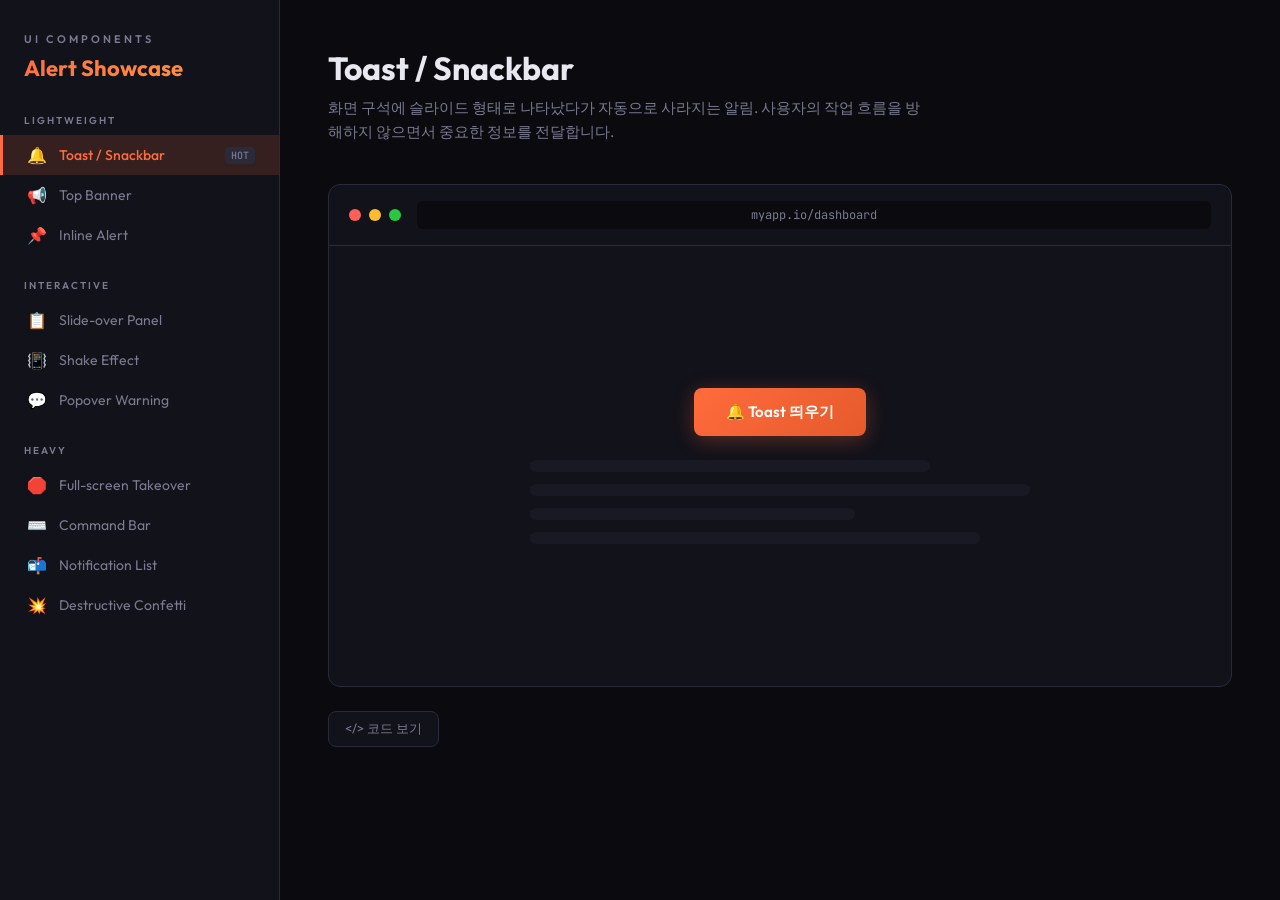
<file: docs/resource/alert-ui-showcase.html>
<!DOCTYPE html>
<html lang="ko">
<head>
<meta charset="UTF-8">
<meta name="viewport" content="width=device-width, initial-scale=1.0">
<title>Alert UI Showcase</title>
<link href="https://fonts.googleapis.com/css2?family=Outfit:wght@300;400;500;600;700&family=JetBrains+Mono:wght@400;500&display=swap" rel="stylesheet">
<style>
  :root {
    --bg: #0a0a0f;
    --surface: #12121a;
    --surface-hover: #1a1a26;
    --border: #2a2a3a;
    --text: #e8e8f0;
    --text-dim: #7a7a90;
    --accent: #ff6b3d;
    --accent-glow: rgba(255, 107, 61, 0.15);
    --danger: #ff4757;
    --success: #2ed573;
    --warning: #ffa502;
    --info: #3742fa;
    --radius: 12px;
  }

  * { margin: 0; padding: 0; box-sizing: border-box; }

  body {
    font-family: 'Outfit', sans-serif;
    background: var(--bg);
    color: var(--text);
    min-height: 100vh;
    overflow-x: hidden;
  }

  /* ─── Layout ─── */
  .app {
    display: grid;
    grid-template-columns: 280px 1fr;
    min-height: 100vh;
  }

  /* ─── Sidebar ─── */
  .sidebar {
    background: var(--surface);
    border-right: 1px solid var(--border);
    padding: 32px 0;
    position: sticky;
    top: 0;
    height: 100vh;
    overflow-y: auto;
  }

  .sidebar-title {
    font-size: 11px;
    font-weight: 600;
    letter-spacing: 3px;
    text-transform: uppercase;
    color: var(--text-dim);
    padding: 0 24px;
    margin-bottom: 8px;
  }

  .sidebar h1 {
    font-size: 22px;
    font-weight: 700;
    padding: 0 24px;
    margin-bottom: 32px;
    background: linear-gradient(135deg, var(--accent), #ff9f43);
    -webkit-background-clip: text;
    -webkit-text-fill-color: transparent;
  }

  .menu-group {
    margin-bottom: 24px;
  }

  .menu-group-label {
    font-size: 10px;
    font-weight: 600;
    letter-spacing: 2px;
    text-transform: uppercase;
    color: var(--text-dim);
    padding: 0 24px;
    margin-bottom: 8px;
  }

  .menu-item {
    display: flex;
    align-items: center;
    gap: 12px;
    padding: 10px 24px;
    cursor: pointer;
    transition: all 0.2s;
    border-left: 3px solid transparent;
    font-size: 14px;
    color: var(--text-dim);
    font-weight: 400;
  }

  .menu-item:hover {
    background: var(--surface-hover);
    color: var(--text);
  }

  .menu-item.active {
    background: var(--accent-glow);
    color: var(--accent);
    border-left-color: var(--accent);
    font-weight: 500;
  }

  .menu-item .icon {
    width: 20px;
    text-align: center;
    font-size: 16px;
  }

  .menu-item .badge {
    margin-left: auto;
    font-size: 10px;
    font-family: 'JetBrains Mono', monospace;
    padding: 2px 6px;
    background: var(--border);
    border-radius: 4px;
    color: var(--text-dim);
  }

  /* ─── Main Content ─── */
  .main {
    padding: 48px;
    position: relative;
  }

  .demo-header {
    margin-bottom: 40px;
  }

  .demo-header h2 {
    font-size: 32px;
    font-weight: 700;
    margin-bottom: 8px;
  }

  .demo-header p {
    color: var(--text-dim);
    font-size: 15px;
    max-width: 600px;
    line-height: 1.6;
  }

  .demo-area {
    background: var(--surface);
    border: 1px solid var(--border);
    border-radius: var(--radius);
    min-height: 500px;
    position: relative;
    overflow: hidden;
  }

  .demo-toolbar {
    display: flex;
    gap: 8px;
    padding: 16px 20px;
    border-bottom: 1px solid var(--border);
    align-items: center;
  }

  .demo-dot {
    width: 12px;
    height: 12px;
    border-radius: 50%;
    background: var(--border);
  }
  .demo-dot:nth-child(1) { background: #ff5f57; }
  .demo-dot:nth-child(2) { background: #febc2e; }
  .demo-dot:nth-child(3) { background: #28c840; }

  .demo-url {
    flex: 1;
    text-align: center;
    font-size: 12px;
    font-family: 'JetBrains Mono', monospace;
    color: var(--text-dim);
    background: var(--bg);
    padding: 6px 16px;
    border-radius: 6px;
    margin-left: 8px;
  }

  .demo-body {
    padding: 32px;
    min-height: 440px;
    display: flex;
    flex-direction: column;
    align-items: center;
    justify-content: center;
    position: relative;
  }

  .trigger-btn {
    padding: 14px 32px;
    background: linear-gradient(135deg, var(--accent), #e55a2b);
    color: white;
    border: none;
    border-radius: 8px;
    font-family: 'Outfit', sans-serif;
    font-size: 15px;
    font-weight: 600;
    cursor: pointer;
    transition: all 0.3s;
    box-shadow: 0 4px 20px rgba(255, 107, 61, 0.3);
  }

  .trigger-btn:hover {
    transform: translateY(-2px);
    box-shadow: 0 6px 30px rgba(255, 107, 61, 0.4);
  }

  .trigger-btn:active {
    transform: translateY(0);
  }

  /* ─── Code Block ─── */
  .code-section {
    margin-top: 24px;
  }

  .code-toggle {
    display: inline-flex;
    align-items: center;
    gap: 8px;
    padding: 8px 16px;
    background: var(--surface);
    border: 1px solid var(--border);
    border-radius: 8px;
    color: var(--text-dim);
    font-size: 13px;
    font-family: 'Outfit', sans-serif;
    cursor: pointer;
    transition: all 0.2s;
  }

  .code-toggle:hover {
    border-color: var(--accent);
    color: var(--accent);
  }

  .code-block {
    display: none;
    margin-top: 12px;
    background: var(--surface);
    border: 1px solid var(--border);
    border-radius: var(--radius);
    overflow: hidden;
  }

  .code-block.show { display: block; }

  .code-block pre {
    padding: 20px;
    font-family: 'JetBrains Mono', monospace;
    font-size: 13px;
    line-height: 1.7;
    color: var(--text-dim);
    overflow-x: auto;
  }

  .code-block .kw { color: var(--accent); }
  .code-block .str { color: var(--success); }
  .code-block .cm { color: #555; }

  /* ═══════════════════════════════════════════ */
  /* ─── 1. Toast ─── */
  /* ═══════════════════════════════════════════ */
  .toast-container {
    position: absolute;
    top: 16px;
    right: 16px;
    display: flex;
    flex-direction: column;
    gap: 8px;
    z-index: 100;
  }

  .toast {
    display: flex;
    align-items: center;
    gap: 12px;
    padding: 14px 20px;
    background: #1e1e2e;
    border: 1px solid var(--border);
    border-radius: 10px;
    font-size: 14px;
    min-width: 300px;
    box-shadow: 0 8px 32px rgba(0,0,0,0.4);
    animation: toastIn 0.4s cubic-bezier(0.16, 1, 0.3, 1);
    border-left: 3px solid var(--success);
  }

  .toast.error { border-left-color: var(--danger); }
  .toast.warning { border-left-color: var(--warning); }

  .toast-icon { font-size: 18px; }
  .toast-close {
    margin-left: auto;
    cursor: pointer;
    opacity: 0.4;
    transition: opacity 0.2s;
    font-size: 18px;
  }
  .toast-close:hover { opacity: 1; }

  .toast-progress {
    position: absolute;
    bottom: 0;
    left: 0;
    height: 2px;
    background: var(--success);
    border-radius: 0 0 0 10px;
    animation: toastProgress 3s linear forwards;
  }

  .toast.error .toast-progress { background: var(--danger); }
  .toast.warning .toast-progress { background: var(--warning); }

  @keyframes toastIn {
    from { transform: translateX(120%); opacity: 0; }
    to { transform: translateX(0); opacity: 1; }
  }

  @keyframes toastProgress {
    from { width: 100%; }
    to { width: 0%; }
  }

  /* ═══════════════════════════════════════════ */
  /* ─── 2. Top Banner ─── */
  /* ═══════════════════════════════════════════ */
  .banner {
    position: absolute;
    top: 0;
    left: 0;
    right: 0;
    padding: 12px 20px;
    display: flex;
    align-items: center;
    gap: 12px;
    font-size: 14px;
    font-weight: 500;
    animation: bannerSlide 0.5s cubic-bezier(0.16, 1, 0.3, 1);
    z-index: 100;
  }

  .banner.danger {
    background: linear-gradient(90deg, #ff4757, #ff6b81);
    color: white;
  }

  .banner.warning {
    background: linear-gradient(90deg, #ffa502, #ffbe42);
    color: #1a1a2e;
  }

  .banner.info {
    background: linear-gradient(90deg, #3742fa, #5f6cff);
    color: white;
  }

  .banner-close {
    margin-left: auto;
    cursor: pointer;
    opacity: 0.7;
    font-size: 20px;
    transition: opacity 0.2s;
  }
  .banner-close:hover { opacity: 1; }

  @keyframes bannerSlide {
    from { transform: translateY(-100%); }
    to { transform: translateY(0); }
  }

  /* ═══════════════════════════════════════════ */
  /* ─── 3. Inline Alert ─── */
  /* ═══════════════════════════════════════════ */
  .inline-alert {
    display: flex;
    align-items: flex-start;
    gap: 12px;
    padding: 16px 20px;
    border-radius: 10px;
    font-size: 14px;
    line-height: 1.5;
    animation: inlineFade 0.4s ease;
    max-width: 500px;
    width: 100%;
  }

  .inline-alert.danger {
    background: rgba(255, 71, 87, 0.1);
    border: 1px solid rgba(255, 71, 87, 0.3);
    color: #ff6b7a;
  }

  .inline-alert.success {
    background: rgba(46, 213, 115, 0.1);
    border: 1px solid rgba(46, 213, 115, 0.3);
    color: #5ae88c;
  }

  .inline-alert.warning {
    background: rgba(255, 165, 2, 0.1);
    border: 1px solid rgba(255, 165, 2, 0.3);
    color: #ffbe42;
  }

  .inline-alert-icon { font-size: 20px; flex-shrink: 0; margin-top: 1px; }
  .inline-alert-title { font-weight: 600; margin-bottom: 4px; }

  @keyframes inlineFade {
    from { opacity: 0; transform: translateY(-8px); }
    to { opacity: 1; transform: translateY(0); }
  }

  /* ═══════════════════════════════════════════ */
  /* ─── 4. Slide-over Panel ─── */
  /* ═══════════════════════════════════════════ */
  .slideover-overlay {
    position: absolute;
    inset: 0;
    background: rgba(0,0,0,0.5);
    z-index: 90;
    animation: fadeIn 0.3s ease;
  }

  .slideover {
    position: absolute;
    top: 0;
    right: 0;
    bottom: 0;
    width: 380px;
    background: var(--surface);
    border-left: 1px solid var(--border);
    z-index: 100;
    animation: slideIn 0.4s cubic-bezier(0.16, 1, 0.3, 1);
    display: flex;
    flex-direction: column;
  }

  .slideover-header {
    padding: 24px;
    border-bottom: 1px solid var(--border);
    display: flex;
    align-items: center;
    justify-content: space-between;
  }

  .slideover-header h3 {
    font-size: 18px;
    font-weight: 600;
    display: flex;
    align-items: center;
    gap: 8px;
  }

  .slideover-close {
    width: 32px;
    height: 32px;
    border-radius: 8px;
    border: 1px solid var(--border);
    background: none;
    color: var(--text-dim);
    cursor: pointer;
    display: flex;
    align-items: center;
    justify-content: center;
    font-size: 18px;
    transition: all 0.2s;
  }
  .slideover-close:hover { background: var(--surface-hover); color: var(--text); }

  .slideover-body {
    padding: 24px;
    flex: 1;
    color: var(--text-dim);
    font-size: 14px;
    line-height: 1.7;
  }

  .slideover-footer {
    padding: 20px 24px;
    border-top: 1px solid var(--border);
    display: flex;
    gap: 10px;
    justify-content: flex-end;
  }

  .slideover-footer button {
    padding: 10px 20px;
    border-radius: 8px;
    font-family: 'Outfit', sans-serif;
    font-size: 14px;
    font-weight: 500;
    cursor: pointer;
    transition: all 0.2s;
    border: none;
  }

  .btn-cancel {
    background: var(--surface-hover);
    color: var(--text);
    border: 1px solid var(--border) !important;
  }

  .btn-danger {
    background: var(--danger);
    color: white;
    box-shadow: 0 4px 16px rgba(255, 71, 87, 0.3);
  }

  @keyframes slideIn {
    from { transform: translateX(100%); }
    to { transform: translateX(0); }
  }

  @keyframes fadeIn {
    from { opacity: 0; }
    to { opacity: 1; }
  }

  /* ═══════════════════════════════════════════ */
  /* ─── 5. Shake Effect ─── */
  /* ═══════════════════════════════════════════ */
  .shake-demo {
    display: flex;
    flex-direction: column;
    gap: 16px;
    width: 320px;
  }

  .shake-input-group {
    display: flex;
    flex-direction: column;
    gap: 6px;
  }

  .shake-input-group label {
    font-size: 13px;
    font-weight: 500;
    color: var(--text-dim);
  }

  .shake-input {
    padding: 12px 16px;
    background: var(--bg);
    border: 1px solid var(--border);
    border-radius: 8px;
    font-family: 'Outfit', sans-serif;
    font-size: 14px;
    color: var(--text);
    outline: none;
    transition: all 0.2s;
  }

  .shake-input:focus {
    border-color: var(--accent);
    box-shadow: 0 0 0 3px var(--accent-glow);
  }

  .shake-input.error {
    border-color: var(--danger);
    box-shadow: 0 0 0 3px rgba(255, 71, 87, 0.15);
    animation: shake 0.5s cubic-bezier(.36,.07,.19,.97) both;
  }

  .shake-error-text {
    font-size: 12px;
    color: var(--danger);
    display: none;
  }

  .shake-error-text.show { display: block; }

  .shake-btn {
    padding: 12px;
    background: var(--accent);
    color: white;
    border: none;
    border-radius: 8px;
    font-family: 'Outfit', sans-serif;
    font-size: 14px;
    font-weight: 600;
    cursor: pointer;
    transition: all 0.2s;
    margin-top: 8px;
  }

  @keyframes shake {
    10%, 90% { transform: translateX(-1px); }
    20%, 80% { transform: translateX(2px); }
    30%, 50%, 70% { transform: translateX(-4px); }
    40%, 60% { transform: translateX(4px); }
  }

  /* ═══════════════════════════════════════════ */
  /* ─── 6. Full-screen Takeover ─── */
  /* ═══════════════════════════════════════════ */
  .fullscreen-overlay {
    position: absolute;
    inset: 0;
    background: rgba(10, 10, 15, 0.92);
    backdrop-filter: blur(8px);
    display: flex;
    align-items: center;
    justify-content: center;
    z-index: 100;
    animation: fadeIn 0.4s ease;
  }

  .fullscreen-card {
    text-align: center;
    padding: 48px;
    animation: scaleIn 0.5s cubic-bezier(0.16, 1, 0.3, 1);
  }

  .fullscreen-icon {
    width: 80px;
    height: 80px;
    border-radius: 50%;
    background: rgba(255, 71, 87, 0.15);
    display: flex;
    align-items: center;
    justify-content: center;
    font-size: 40px;
    margin: 0 auto 24px;
    border: 2px solid rgba(255, 71, 87, 0.3);
  }

  .fullscreen-card h3 {
    font-size: 24px;
    font-weight: 700;
    margin-bottom: 12px;
  }

  .fullscreen-card p {
    color: var(--text-dim);
    font-size: 15px;
    line-height: 1.6;
    margin-bottom: 32px;
    max-width: 400px;
  }

  .fullscreen-actions {
    display: flex;
    gap: 12px;
    justify-content: center;
  }

  .fullscreen-actions button {
    padding: 12px 28px;
    border-radius: 8px;
    font-family: 'Outfit', sans-serif;
    font-size: 14px;
    font-weight: 600;
    cursor: pointer;
    border: none;
    transition: all 0.2s;
  }

  @keyframes scaleIn {
    from { transform: scale(0.9); opacity: 0; }
    to { transform: scale(1); opacity: 1; }
  }

  /* ═══════════════════════════════════════════ */
  /* ─── 7. Popover ─── */
  /* ═══════════════════════════════════════════ */
  .popover-demo {
    display: flex;
    gap: 24px;
    flex-wrap: wrap;
    justify-content: center;
  }

  .popover-trigger {
    padding: 12px 20px;
    background: var(--surface-hover);
    border: 1px solid var(--border);
    border-radius: 8px;
    color: var(--text);
    font-family: 'Outfit', sans-serif;
    font-size: 14px;
    cursor: pointer;
    position: relative;
    transition: all 0.2s;
  }

  .popover-trigger:hover { border-color: var(--accent); }

  .popover {
    position: absolute;
    bottom: calc(100% + 10px);
    left: 50%;
    transform: translateX(-50%);
    background: #1e1e2e;
    border: 1px solid var(--border);
    border-radius: 10px;
    padding: 14px 18px;
    min-width: 240px;
    box-shadow: 0 12px 40px rgba(0,0,0,0.5);
    font-size: 13px;
    color: var(--text-dim);
    line-height: 1.5;
    animation: popoverIn 0.3s cubic-bezier(0.16, 1, 0.3, 1);
    display: none;
    z-index: 50;
  }

  .popover::after {
    content: '';
    position: absolute;
    top: 100%;
    left: 50%;
    transform: translateX(-50%);
    border: 8px solid transparent;
    border-top-color: #1e1e2e;
  }

  .popover.show { display: block; }

  .popover-title {
    font-weight: 600;
    color: var(--warning);
    margin-bottom: 6px;
    font-size: 13px;
  }

  @keyframes popoverIn {
    from { opacity: 0; transform: translateX(-50%) translateY(4px); }
    to { opacity: 1; transform: translateX(-50%) translateY(0); }
  }

  /* ═══════════════════════════════════════════ */
  /* ─── 8. Command Bar ─── */
  /* ═══════════════════════════════════════════ */
  .command-overlay {
    position: absolute;
    inset: 0;
    background: rgba(10, 10, 15, 0.7);
    backdrop-filter: blur(4px);
    display: flex;
    align-items: flex-start;
    justify-content: center;
    padding-top: 80px;
    z-index: 100;
    animation: fadeIn 0.2s ease;
  }

  .command-bar {
    width: 520px;
    background: #1a1a28;
    border: 1px solid var(--border);
    border-radius: 14px;
    box-shadow: 0 20px 60px rgba(0,0,0,0.6);
    overflow: hidden;
    animation: commandIn 0.3s cubic-bezier(0.16, 1, 0.3, 1);
  }

  .command-bar-header {
    padding: 16px 20px;
    display: flex;
    align-items: center;
    gap: 12px;
    border-bottom: 1px solid var(--border);
  }

  .command-bar-icon {
    color: var(--warning);
    font-size: 20px;
  }

  .command-bar-content {
    flex: 1;
  }

  .command-bar-title {
    font-size: 15px;
    font-weight: 600;
    margin-bottom: 2px;
  }

  .command-bar-desc {
    font-size: 13px;
    color: var(--text-dim);
  }

  .command-bar-actions {
    padding: 12px 20px;
    display: flex;
    gap: 8px;
    justify-content: flex-end;
    background: rgba(0,0,0,0.2);
  }

  .command-bar-actions button {
    padding: 8px 18px;
    border-radius: 6px;
    font-family: 'Outfit', sans-serif;
    font-size: 13px;
    font-weight: 500;
    cursor: pointer;
    border: none;
    transition: all 0.2s;
  }

  .command-bar-actions .kbd {
    font-family: 'JetBrains Mono', monospace;
    font-size: 11px;
    padding: 2px 6px;
    background: var(--border);
    border-radius: 4px;
    margin-left: 8px;
    color: var(--text-dim);
  }

  @keyframes commandIn {
    from { transform: scale(0.96) translateY(-10px); opacity: 0; }
    to { transform: scale(1) translateY(0); opacity: 1; }
  }

  /* ═══════════════════════════════════════════ */
  /* ─── 9. Notification Drawer ─── */
  /* ═══════════════════════════════════════════ */
  .notif-list {
    width: 100%;
    max-width: 460px;
    display: flex;
    flex-direction: column;
    gap: 8px;
  }

  .notif-item {
    display: flex;
    align-items: center;
    gap: 14px;
    padding: 16px 18px;
    background: #1a1a28;
    border: 1px solid var(--border);
    border-radius: 10px;
    cursor: pointer;
    transition: all 0.2s;
    animation: notifSlide 0.4s cubic-bezier(0.16, 1, 0.3, 1) backwards;
  }

  .notif-item:nth-child(2) { animation-delay: 0.08s; }
  .notif-item:nth-child(3) { animation-delay: 0.16s; }
  .notif-item:nth-child(4) { animation-delay: 0.24s; }

  .notif-item:hover {
    background: var(--surface-hover);
    border-color: var(--accent);
    transform: translateX(4px);
  }

  .notif-dot {
    width: 10px;
    height: 10px;
    border-radius: 50%;
    flex-shrink: 0;
  }

  .notif-dot.red { background: var(--danger); box-shadow: 0 0 8px rgba(255,71,87,0.5); }
  .notif-dot.yellow { background: var(--warning); box-shadow: 0 0 8px rgba(255,165,2,0.5); }
  .notif-dot.green { background: var(--success); box-shadow: 0 0 8px rgba(46,213,115,0.5); }
  .notif-dot.blue { background: var(--info); box-shadow: 0 0 8px rgba(55,66,250,0.5); }

  .notif-content { flex: 1; }
  .notif-title { font-size: 14px; font-weight: 500; margin-bottom: 2px; }
  .notif-desc { font-size: 12px; color: var(--text-dim); }
  .notif-time { font-size: 11px; color: var(--text-dim); font-family: 'JetBrains Mono', monospace; }

  @keyframes notifSlide {
    from { opacity: 0; transform: translateX(30px); }
    to { opacity: 1; transform: translateX(0); }
  }

  /* ═══════════════════════════════════════════ */
  /* ─── 10. Destructive Confetti ─── */
  /* ═══════════════════════════════════════════ */
  .confetti-demo {
    text-align: center;
  }

  .confetti-btn {
    padding: 14px 32px;
    background: transparent;
    border: 2px solid var(--danger);
    color: var(--danger);
    border-radius: 8px;
    font-family: 'Outfit', sans-serif;
    font-size: 15px;
    font-weight: 600;
    cursor: pointer;
    transition: all 0.3s;
    position: relative;
  }

  .confetti-btn:hover {
    background: var(--danger);
    color: white;
    box-shadow: 0 4px 20px rgba(255, 71, 87, 0.3);
  }

  .particle {
    position: absolute;
    width: 8px;
    height: 8px;
    border-radius: 50%;
    pointer-events: none;
  }

  @keyframes particleFly {
    0% { opacity: 1; transform: translate(0, 0) scale(1); }
    100% { opacity: 0; transform: translate(var(--tx), var(--ty)) scale(0); }
  }

  /* ─── Placeholder content ─── */
  .placeholder-lines {
    width: 100%;
    max-width: 500px;
    display: flex;
    flex-direction: column;
    gap: 12px;
    margin-top: 24px;
    opacity: 0.3;
  }

  .placeholder-line {
    height: 12px;
    background: var(--border);
    border-radius: 6px;
  }

  .placeholder-line:nth-child(1) { width: 80%; }
  .placeholder-line:nth-child(2) { width: 100%; }
  .placeholder-line:nth-child(3) { width: 65%; }
  .placeholder-line:nth-child(4) { width: 90%; }

  /* ─── Responsive ─── */
  @media (max-width: 768px) {
    .app { grid-template-columns: 1fr; }
    .sidebar {
      position: fixed;
      bottom: 0;
      left: 0;
      right: 0;
      height: auto;
      z-index: 1000;
      display: flex;
      overflow-x: auto;
      padding: 12px;
      gap: 4px;
    }
    .sidebar-title, .sidebar h1, .menu-group-label { display: none; }
    .menu-group { display: flex; gap: 4px; margin: 0; }
    .menu-item {
      padding: 8px 14px;
      white-space: nowrap;
      font-size: 13px;
      border-left: none;
      border-radius: 8px;
    }
    .menu-item.active {
      border-left: none;
      border-radius: 8px;
    }
    .main { padding: 24px 16px 100px; }
  }
</style>
</head>
<body>
<div class="app">
  <!-- Sidebar Menu -->
  <nav class="sidebar">
    <div class="sidebar-title">UI COMPONENTS</div>
    <h1>Alert Showcase</h1>

    <div class="menu-group">
      <div class="menu-group-label">Lightweight</div>
      <div class="menu-item active" data-demo="toast">
        <span class="icon">🔔</span> Toast / Snackbar
        <span class="badge">HOT</span>
      </div>
      <div class="menu-item" data-demo="banner">
        <span class="icon">📢</span> Top Banner
      </div>
      <div class="menu-item" data-demo="inline">
        <span class="icon">📌</span> Inline Alert
      </div>
    </div>

    <div class="menu-group">
      <div class="menu-group-label">Interactive</div>
      <div class="menu-item" data-demo="slideover">
        <span class="icon">📋</span> Slide-over Panel
      </div>
      <div class="menu-item" data-demo="shake">
        <span class="icon">📳</span> Shake Effect
      </div>
      <div class="menu-item" data-demo="popover">
        <span class="icon">💬</span> Popover Warning
      </div>
    </div>

    <div class="menu-group">
      <div class="menu-group-label">Heavy</div>
      <div class="menu-item" data-demo="fullscreen">
        <span class="icon">🛑</span> Full-screen Takeover
      </div>
      <div class="menu-item" data-demo="command">
        <span class="icon">⌨️</span> Command Bar
      </div>
      <div class="menu-item" data-demo="notifications">
        <span class="icon">📬</span> Notification List
      </div>
      <div class="menu-item" data-demo="confetti">
        <span class="icon">💥</span> Destructive Confetti
      </div>
    </div>
  </nav>

  <!-- Main Content -->
  <main class="main" id="mainContent">
    <!-- Injected by JS -->
  </main>
</div>

<script>
const demos = {
  toast: {
    title: 'Toast / Snackbar',
    desc: '화면 구석에 슬라이드 형태로 나타났다가 자동으로 사라지는 알림. 사용자의 작업 흐름을 방해하지 않으면서 중요한 정보를 전달합니다.',
    url: 'myapp.io/dashboard',
    render(body) {
      body.innerHTML = `
        <button class="trigger-btn" onclick="demos.toast.fire()">🔔 Toast 띄우기</button>
        <div class="toast-container" id="toastContainer"></div>
        <div class="placeholder-lines">
          <div class="placeholder-line"></div>
          <div class="placeholder-line"></div>
          <div class="placeholder-line"></div>
          <div class="placeholder-line"></div>
        </div>
      `;
    },
    fire() {
      const types = [
        { cls: '', icon: '✅', msg: '파일이 성공적으로 저장되었습니다.' },
        { cls: 'error', icon: '❌', msg: '네트워크 연결에 실패했습니다.' },
        { cls: 'warning', icon: '⚠️', msg: '저장 공간이 90%를 초과했습니다.' },
      ];
      const t = types[Math.floor(Math.random() * types.length)];
      const container = document.getElementById('toastContainer');
      const el = document.createElement('div');
      el.className = `toast ${t.cls}`;
      el.style.position = 'relative';
      el.innerHTML = `
        <span class="toast-icon">${t.icon}</span>
        <span>${t.msg}</span>
        <span class="toast-close" onclick="this.parentElement.remove()">×</span>
        <div class="toast-progress"></div>
      `;
      container.appendChild(el);
      setTimeout(() => el.remove(), 3200);
    },
    code: `toast('파일이 저장되었습니다.', {\n  type: 'success',\n  duration: 3000,\n  position: 'top-right'\n});`
  },

  banner: {
    title: 'Top Banner',
    desc: '페이지 상단에 전체 너비로 표시되는 배너 알림. 시스템 공지, 점검 안내, 긴급 경고 등에 효과적입니다.',
    url: 'myapp.io/settings',
    render(body) {
      body.innerHTML = `
        <div style="display:flex; gap:12px; flex-wrap:wrap; justify-content:center;">
          <button class="trigger-btn" onclick="demos.banner.fire('danger')">🔴 긴급 배너</button>
          <button class="trigger-btn" onclick="demos.banner.fire('warning')" style="background:linear-gradient(135deg,#ffa502,#e59400)">🟡 경고 배너</button>
          <button class="trigger-btn" onclick="demos.banner.fire('info')" style="background:linear-gradient(135deg,#3742fa,#2a32c9)">🔵 안내 배너</button>
        </div>
        <div class="placeholder-lines" style="margin-top:40px">
          <div class="placeholder-line"></div>
          <div class="placeholder-line"></div>
          <div class="placeholder-line"></div>
          <div class="placeholder-line"></div>
        </div>
      `;
    },
    fire(type) {
      const msgs = {
        danger: '⚠️ 긴급: 서버 점검이 10분 후 시작됩니다. 작업을 저장해주세요.',
        warning: '⚡ 주의: 브라우저 버전이 오래되어 일부 기능이 제한될 수 있습니다.',
        info: '🚀 새 버전 v2.4.0이 출시되었습니다. 새로운 기능을 확인해보세요!'
      };
      document.querySelectorAll('.banner').forEach(b => b.remove());
      const body = document.querySelector('.demo-body');
      const el = document.createElement('div');
      el.className = `banner ${type}`;
      el.innerHTML = `${msgs[type]}<span class="banner-close" onclick="this.parentElement.remove()">×</span>`;
      body.prepend(el);
    },
    code: `<div class="banner danger">\n  ⚠️ 서버 점검이 10분 후 시작됩니다.\n  <button onclick="dismiss()">×</button>\n</div>`
  },

  inline: {
    title: 'Inline Alert',
    desc: '컨텐츠 흐름 안에 자연스럽게 포함되는 경고 메시지. 관련 요소 바로 옆에 배치하여 맥락을 유지합니다.',
    url: 'myapp.io/form',
    render(body) {
      body.innerHTML = `
        <div style="display:flex; flex-direction:column; gap:16px; align-items:center; width:100%;">
          <button class="trigger-btn" onclick="demos.inline.fire()">📌 Inline Alert 표시</button>
          <div id="inlineContainer" style="display:flex;flex-direction:column;gap:10px;width:100%;max-width:500px;"></div>
        </div>
      `;
    },
    fire() {
      const alerts = [
        { cls: 'danger', icon: '🚫', title: '결제 실패', msg: '카드 정보를 확인하고 다시 시도해주세요.' },
        { cls: 'warning', icon: '⚠️', title: '비밀번호 만료 예정', msg: '3일 내에 비밀번호를 변경해주세요.' },
        { cls: 'success', icon: '✅', title: '인증 완료', msg: '이메일 인증이 성공적으로 완료되었습니다.' },
      ];
      const a = alerts[Math.floor(Math.random() * alerts.length)];
      const container = document.getElementById('inlineContainer');
      container.innerHTML = '';
      const el = document.createElement('div');
      el.className = `inline-alert ${a.cls}`;
      el.innerHTML = `
        <span class="inline-alert-icon">${a.icon}</span>
        <div>
          <div class="inline-alert-title">${a.title}</div>
          <div>${a.msg}</div>
        </div>
      `;
      container.appendChild(el);
    },
    code: `<div class="inline-alert danger">\n  <span>🚫</span>\n  <div>\n    <strong>결제 실패</strong>\n    <p>카드 정보를 확인해주세요.</p>\n  </div>\n</div>`
  },

  slideover: {
    title: 'Slide-over Panel',
    desc: '화면 옆에서 슬라이드하며 나타나는 패널. 삭제 확인, 상세 경고 등 추가 정보가 필요한 경고에 적합합니다.',
    url: 'myapp.io/projects',
    render(body) {
      body.innerHTML = `
        <button class="trigger-btn" onclick="demos.slideover.fire()">📋 Slide Panel 열기</button>
        <div class="placeholder-lines">
          <div class="placeholder-line"></div>
          <div class="placeholder-line"></div>
          <div class="placeholder-line"></div>
          <div class="placeholder-line"></div>
        </div>
      `;
    },
    fire() {
      const body = document.querySelector('.demo-body');
      document.querySelectorAll('.slideover-overlay,.slideover').forEach(e => e.remove());
      const overlay = document.createElement('div');
      overlay.className = 'slideover-overlay';
      overlay.onclick = () => { overlay.remove(); panel.remove(); };
      const panel = document.createElement('div');
      panel.className = 'slideover';
      panel.innerHTML = `
        <div class="slideover-header">
          <h3>🗑️ 프로젝트 삭제</h3>
          <button class="slideover-close" onclick="document.querySelectorAll('.slideover-overlay,.slideover').forEach(e=>e.remove())">×</button>
        </div>
        <div class="slideover-body">
          <p style="margin-bottom:16px"><strong>"Tika 프로젝트"</strong>를 정말 삭제하시겠습니까?</p>
          <p>이 작업은 되돌릴 수 없으며, 다음 항목이 영구적으로 삭제됩니다:</p>
          <ul style="margin-top:12px;padding-left:20px;display:flex;flex-direction:column;gap:8px;">
            <li>모든 태스크 (42개)</li>
            <li>첨부 파일 (128MB)</li>
            <li>팀 멤버 설정</li>
            <li>연결된 웹훅</li>
          </ul>
        </div>
        <div class="slideover-footer">
          <button class="btn-cancel" onclick="document.querySelectorAll('.slideover-overlay,.slideover').forEach(e=>e.remove())">취소</button>
          <button class="btn-danger" onclick="document.querySelectorAll('.slideover-overlay,.slideover').forEach(e=>e.remove())">삭제하기</button>
        </div>
      `;
      body.appendChild(overlay);
      body.appendChild(panel);
    },
    code: `<SlidePanel open={showPanel} onClose={close}>\n  <h3>프로젝트 삭제</h3>\n  <p>이 작업은 되돌릴 수 없습니다.</p>\n  <button onClick={handleDelete}>삭제</button>\n</SlidePanel>`
  },

  shake: {
    title: 'Shake Effect',
    desc: '잘못된 입력 시 필드가 흔들리는 효과. iOS의 비밀번호 오류 애니메이션처럼 직관적이고 시각적인 피드백을 제공합니다.',
    url: 'myapp.io/login',
    render(body) {
      body.innerHTML = `
        <div class="shake-demo">
          <div class="shake-input-group">
            <label>이메일</label>
            <input class="shake-input" type="email" placeholder="email@example.com" id="shakeEmail">
            <span class="shake-error-text" id="emailError">올바른 이메일을 입력해주세요.</span>
          </div>
          <div class="shake-input-group">
            <label>비밀번호</label>
            <input class="shake-input" type="password" placeholder="••••••••" id="shakePassword">
            <span class="shake-error-text" id="passError">비밀번호가 일치하지 않습니다.</span>
          </div>
          <button class="shake-btn" onclick="demos.shake.fire()">로그인</button>
        </div>
      `;
    },
    fire() {
      const email = document.getElementById('shakeEmail');
      const pass = document.getElementById('shakePassword');
      [email, pass].forEach(el => {
        el.classList.remove('error');
        void el.offsetWidth;
        el.classList.add('error');
      });
      document.getElementById('emailError').classList.add('show');
      document.getElementById('passError').classList.add('show');
      setTimeout(() => {
        [email, pass].forEach(el => el.classList.remove('error'));
      }, 600);
    },
    code: `input.classList.add('error');\n// CSS:\n.error {\n  animation: shake 0.5s ease;\n  border-color: red;\n}`
  },

  fullscreen: {
    title: 'Full-screen Takeover',
    desc: '전체 화면을 덮는 강력한 경고. 결제 실패, 보안 경고, 세션 만료 등 반드시 확인이 필요한 경우에 사용합니다.',
    url: 'myapp.io/billing',
    render(body) {
      body.innerHTML = `
        <button class="trigger-btn" onclick="demos.fullscreen.fire()">🛑 Full-screen 경고</button>
        <div class="placeholder-lines">
          <div class="placeholder-line"></div>
          <div class="placeholder-line"></div>
          <div class="placeholder-line"></div>
          <div class="placeholder-line"></div>
        </div>
      `;
    },
    fire() {
      const body = document.querySelector('.demo-body');
      const el = document.createElement('div');
      el.className = 'fullscreen-overlay';
      el.innerHTML = `
        <div class="fullscreen-card">
          <div class="fullscreen-icon">🔒</div>
          <h3>세션이 만료되었습니다</h3>
          <p>보안을 위해 30분 이상 활동이 없어 자동으로 로그아웃 되었습니다. 다시 로그인해주세요.</p>
          <div class="fullscreen-actions">
            <button style="background:var(--surface-hover);color:var(--text);border:1px solid var(--border)" onclick="this.closest('.fullscreen-overlay').remove()">홈으로</button>
            <button style="background:var(--accent);color:white;box-shadow:0 4px 16px rgba(255,107,61,0.3)" onclick="this.closest('.fullscreen-overlay').remove()">다시 로그인</button>
          </div>
        </div>
      `;
      body.appendChild(el);
    },
    code: `<FullscreenAlert\n  icon="🔒"\n  title="세션 만료"\n  message="다시 로그인해주세요."\n  actions={[\n    { label: '로그인', primary: true }\n  ]}\n/>`
  },

  popover: {
    title: 'Popover Warning',
    desc: '요소에 마우스를 올리거나 클릭했을 때 말풍선 형태로 경고를 표시합니다. 맥락적인 힌트 제공에 효과적입니다.',
    url: 'myapp.io/editor',
    render(body) {
      body.innerHTML = `
        <div class="popover-demo">
          <div class="popover-trigger" onclick="demos.popover.toggle(this, 0)">
            🗑️ 삭제
            <div class="popover" id="pop0">
              <div class="popover-title">⚠️ 주의</div>
              삭제된 항목은 30일 후 영구 삭제됩니다. 휴지통에서 복구할 수 있습니다.
            </div>
          </div>
          <div class="popover-trigger" onclick="demos.popover.toggle(this, 1)">
            🔓 권한 변경
            <div class="popover" id="pop1">
              <div class="popover-title">⚠️ 보안 경고</div>
              공개 권한으로 변경하면 링크를 가진 모든 사용자가 접근할 수 있습니다.
            </div>
          </div>
          <div class="popover-trigger" onclick="demos.popover.toggle(this, 2)">
            📤 내보내기
            <div class="popover" id="pop2">
              <div class="popover-title">ℹ️ 안내</div>
              대용량 파일은 내보내기에 최대 5분이 소요될 수 있습니다.
            </div>
          </div>
        </div>
      `;
    },
    toggle(el, id) {
      const pop = document.getElementById('pop' + id);
      document.querySelectorAll('.popover.show').forEach(p => { if (p !== pop) p.classList.remove('show'); });
      pop.classList.toggle('show');
    },
    code: `<Popover trigger="click">\n  <Button>🗑️ 삭제</Button>\n  <PopoverContent>\n    ⚠️ 삭제된 항목은 30일 후 영구 삭제\n  </PopoverContent>\n</Popover>`
  },

  command: {
    title: 'Command Bar Alert',
    desc: 'Spotlight / ⌘K 스타일의 모던한 경고 바. 화면 중앙 상단에 나타나 세련된 느낌을 줍니다.',
    url: 'myapp.io/workspace',
    render(body) {
      body.innerHTML = `
        <button class="trigger-btn" onclick="demos.command.fire()">⌨️ Command Bar 경고</button>
        <div class="placeholder-lines">
          <div class="placeholder-line"></div>
          <div class="placeholder-line"></div>
          <div class="placeholder-line"></div>
          <div class="placeholder-line"></div>
        </div>
      `;
    },
    fire() {
      const body = document.querySelector('.demo-body');
      document.querySelectorAll('.command-overlay').forEach(e => e.remove());
      const el = document.createElement('div');
      el.className = 'command-overlay';
      el.onclick = (e) => { if (e.target === el) el.remove(); };
      el.innerHTML = `
        <div class="command-bar">
          <div class="command-bar-header">
            <span class="command-bar-icon">⚠️</span>
            <div class="command-bar-content">
              <div class="command-bar-title">저장되지 않은 변경사항이 있습니다</div>
              <div class="command-bar-desc">이 페이지를 떠나면 변경사항이 모두 사라집니다.</div>
            </div>
          </div>
          <div class="command-bar-actions">
            <button style="background:var(--surface-hover);color:var(--text)" onclick="this.closest('.command-overlay').remove()">
              저장하지 않고 나가기 <span class="kbd">Esc</span>
            </button>
            <button style="background:var(--accent);color:white" onclick="this.closest('.command-overlay').remove()">
              저장하기 <span class="kbd">⌘S</span>
            </button>
          </div>
        </div>
      `;
      body.appendChild(el);
    },
    code: `<CommandAlert\n  title="저장되지 않은 변경사항"\n  description="나가면 변경사항이 사라집니다."\n  actions={[\n    { label: '나가기', key: 'Esc' },\n    { label: '저장', key: '⌘S', primary: true }\n  ]}\n/>`
  },

  notifications: {
    title: 'Notification List',
    desc: '알림 목록 형태로 여러 경고를 한 번에 보여주는 패턴. 중요도에 따라 색상과 순서를 구분합니다.',
    url: 'myapp.io/notifications',
    render(body) {
      body.innerHTML = `
        <div class="notif-list" id="notifList">
          <div class="notif-item">
            <div class="notif-dot red"></div>
            <div class="notif-content">
              <div class="notif-title">배포 실패</div>
              <div class="notif-desc">main 브랜치 빌드에서 에러가 발생했습니다.</div>
            </div>
            <div class="notif-time">2분 전</div>
          </div>
          <div class="notif-item">
            <div class="notif-dot yellow"></div>
            <div class="notif-content">
              <div class="notif-title">CPU 사용률 경고</div>
              <div class="notif-desc">서버 cpu-02의 사용률이 85%를 초과했습니다.</div>
            </div>
            <div class="notif-time">15분 전</div>
          </div>
          <div class="notif-item">
            <div class="notif-dot green"></div>
            <div class="notif-content">
              <div class="notif-title">SSL 인증서 갱신 완료</div>
              <div class="notif-desc">*.myapp.io 인증서가 갱신되었습니다.</div>
            </div>
            <div class="notif-time">1시간 전</div>
          </div>
          <div class="notif-item">
            <div class="notif-dot blue"></div>
            <div class="notif-content">
              <div class="notif-title">새로운 팀원 합류</div>
              <div class="notif-desc">김개발님이 Backend 팀에 합류했습니다.</div>
            </div>
            <div class="notif-time">3시간 전</div>
          </div>
        </div>
      `;
    },
    code: `<NotificationList>\n  <Notification\n    type="error"\n    title="배포 실패"\n    time="2분 전"\n  />\n</NotificationList>`
  },

  confetti: {
    title: 'Destructive Confetti',
    desc: '삭제 같은 위험한 액션 실행 시 빨간 파티클이 터지는 효과. 시각적 임팩트로 "이건 되돌릴 수 없다"는 느낌을 줍니다.',
    url: 'myapp.io/danger-zone',
    render(body) {
      body.innerHTML = `
        <div class="confetti-demo">
          <p style="color:var(--text-dim);margin-bottom:20px;font-size:14px;">버튼을 클릭하면 파티클 효과가 발생합니다</p>
          <button class="confetti-btn" onclick="demos.confetti.fire(event)">💥 프로젝트 삭제</button>
        </div>
      `;
    },
    fire(e) {
      const btn = e.currentTarget;
      const rect = btn.getBoundingClientRect();
      const demoBody = document.querySelector('.demo-body');
      const bodyRect = demoBody.getBoundingClientRect();
      const cx = rect.left + rect.width / 2 - bodyRect.left;
      const cy = rect.top + rect.height / 2 - bodyRect.top;
      const colors = ['#ff4757', '#ff6b81', '#ff9f43', '#ee5a24', '#c44569'];
      for (let i = 0; i < 30; i++) {
        const p = document.createElement('div');
        p.className = 'particle';
        const angle = (Math.PI * 2 * i) / 30;
        const velocity = 60 + Math.random() * 100;
        const tx = Math.cos(angle) * velocity;
        const ty = Math.sin(angle) * velocity;
        p.style.cssText = `
          position:absolute;
          left:${cx}px;top:${cy}px;
          width:${4 + Math.random() * 6}px;
          height:${4 + Math.random() * 6}px;
          background:${colors[Math.floor(Math.random() * colors.length)]};
          border-radius:${Math.random() > 0.5 ? '50%' : '2px'};
          --tx:${tx}px;--ty:${ty}px;
          animation:particleFly ${0.5 + Math.random() * 0.5}s ease-out forwards;
          pointer-events:none;
        `;
        demoBody.appendChild(p);
        setTimeout(() => p.remove(), 1200);
      }
      btn.style.transform = 'scale(0.95)';
      setTimeout(() => btn.style.transform = '', 150);
    },
    code: `function destructiveConfetti(el) {\n  for (let i = 0; i < 30; i++) {\n    const angle = (Math.PI * 2 * i) / 30;\n    createParticle(el, angle);\n  }\n}`
  }
};

// ─── Render Logic ───
function renderDemo(name) {
  const demo = demos[name];
  const main = document.getElementById('mainContent');
  main.innerHTML = `
    <div class="demo-header">
      <h2>${demo.title}</h2>
      <p>${demo.desc}</p>
    </div>
    <div class="demo-area">
      <div class="demo-toolbar">
        <div class="demo-dot"></div>
        <div class="demo-dot"></div>
        <div class="demo-dot"></div>
        <div class="demo-url">${demo.url}</div>
      </div>
      <div class="demo-body" id="demoBody"></div>
    </div>
    <div class="code-section">
      <button class="code-toggle" onclick="document.getElementById('codeBlock').classList.toggle('show')">
        &lt;/&gt; 코드 보기
      </button>
      <div class="code-block" id="codeBlock">
        <pre>${demo.code}</pre>
      </div>
    </div>
  `;
  demo.render(document.getElementById('demoBody'));
}

// ─── Menu Click ───
document.querySelectorAll('.menu-item').forEach(item => {
  item.addEventListener('click', () => {
    document.querySelectorAll('.menu-item').forEach(i => i.classList.remove('active'));
    item.classList.add('active');
    renderDemo(item.dataset.demo);
  });
});

// ─── Initial Render ───
renderDemo('toast');
</script>
</body>
</html>
</file>
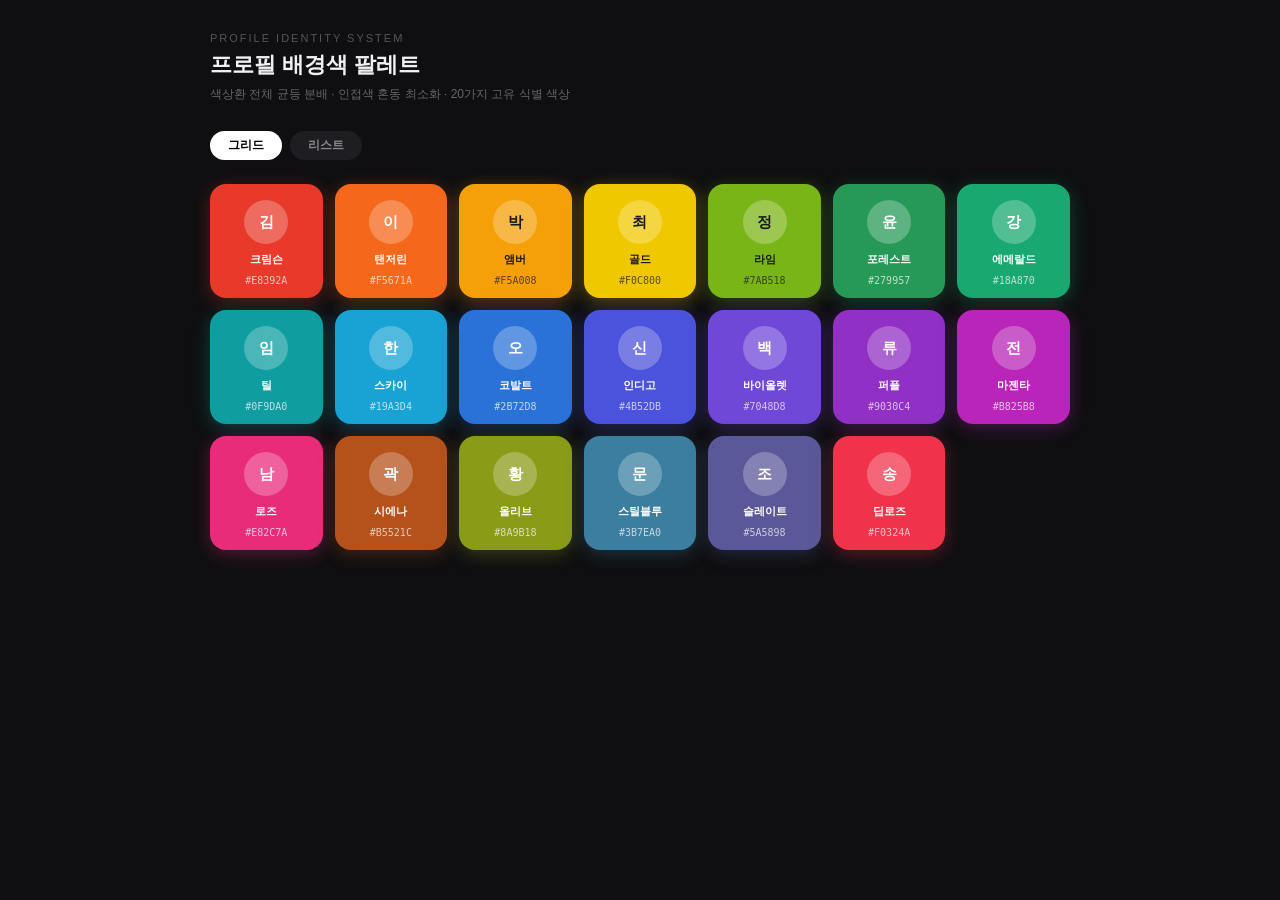
<file: docs/resource/color-personal-card.html>
<!DOCTYPE html>
<html lang="ko">
<head>
<meta charset="UTF-8">
<meta name="viewport" content="width=device-width, initial-scale=1.0">
<title>프로필 배경색 팔레트</title>
<style>
  * { margin: 0; padding: 0; box-sizing: border-box; }
  body { background: #0f0f11; font-family: 'Apple SD Gothic Neo', 'Malgun Gothic', sans-serif; padding: 32px 20px; color: #f0f0f0; }
  h1 { font-size: 22px; font-weight: 800; margin-bottom: 6px; }
  p { font-size: 12px; color: #666; margin-bottom: 28px; }
  .tabs { display: flex; gap: 8px; margin-bottom: 24px; }
  .tab { padding: 6px 18px; border-radius: 20px; border: none; cursor: pointer; font-size: 12px; font-weight: 600; transition: all .2s; }
  .tab.active { background: #fff; color: #000; }
  .tab:not(.active) { background: #1e1e22; color: #888; }
  .grid { display: grid; grid-template-columns: repeat(auto-fill, minmax(110px, 1fr)); gap: 12px; }
  .card { border-radius: 16px; padding: 16px 10px 12px; cursor: pointer; display: flex; flex-direction: column; align-items: center; gap: 8px; transition: transform .15s; }
  .card:hover { transform: scale(1.04); }
  .avatar { width: 44px; height: 44px; border-radius: 50%; background: rgba(255,255,255,0.25); display: flex; align-items: center; justify-content: center; font-size: 15px; font-weight: 700; }
  .cname { font-size: 11px; font-weight: 700; text-align: center; }
  .chex { font-size: 10px; font-family: monospace; opacity: .7; }
  .list { display: flex; flex-direction: column; gap: 6px; }
  .row { display: flex; align-items: center; gap: 14px; padding: 10px 16px; background: #16161a; border-radius: 12px; border: 1px solid #2a2a30; cursor: pointer; transition: border-color .2s; }
  .row:hover { border-color: var(--c); }
  .num { width: 38px; height: 38px; border-radius: 50%; display: flex; align-items: center; justify-content: center; font-weight: 700; font-size: 13px; flex-shrink: 0; }
  .rname { font-size: 13px; font-weight: 700; color: #eee; }
  .ren { font-size: 11px; color: #555; }
  .swatch { width: 56px; height: 18px; border-radius: 4px; flex-shrink: 0; }
  .rhex { font-family: monospace; font-size: 11px; color: #666; width: 68px; }
  .rhsl { font-family: monospace; font-size: 10px; color: #444; }
  .copied { color: #6fbf6f !important; }
  .toast { position: fixed; bottom: 30px; left: 50%; transform: translateX(-50%); background: #fff; color: #000; padding: 8px 20px; border-radius: 20px; font-size: 12px; font-weight: 600; opacity: 0; transition: opacity .3s; pointer-events: none; z-index: 99; }
  .toast.show { opacity: 1; }
  .hidden { display: none; }
</style>
</head>
<body>
<div style="max-width:860px;margin:0 auto">
  <div style="font-size:11px;color:#555;letter-spacing:2px;text-transform:uppercase;margin-bottom:6px">Profile Identity System</div>
  <h1>프로필 배경색 팔레트</h1>
  <p>색상환 전체 균등 분배 · 인접색 혼동 최소화 · 20가지 고유 식별 색상</p>

  <div class="tabs">
    <button class="tab active" onclick="switchView('grid',this)">그리드</button>
    <button class="tab" onclick="switchView('list',this)">리스트</button>
  </div>

  <div id="view-grid" class="grid"></div>
  <div id="view-list" class="list hidden"></div>
</div>
<div class="toast" id="toast">HEX 복사됨 ✓</div>

<script>
const COLORS = [
  { id:1,  name:"크림슨",   en:"Crimson Red",  hex:"#E8392A", hsl:"hsl(4,82%,56%)" },
  { id:2,  name:"탠저린",   en:"Tangerine",    hex:"#F5671A", hsl:"hsl(25,90%,55%)" },
  { id:3,  name:"앰버",     en:"Amber",        hex:"#F5A008", hsl:"hsl(38,95%,52%)" },
  { id:4,  name:"골드",     en:"Gold",         hex:"#F0C800", hsl:"hsl(52,95%,48%)" },
  { id:5,  name:"라임",     en:"Lime",         hex:"#7AB518", hsl:"hsl(80,70%,42%)" },
  { id:6,  name:"포레스트", en:"Forest",       hex:"#279957", hsl:"hsl(140,60%,38%)" },
  { id:7,  name:"에메랄드", en:"Emerald",      hex:"#18A870", hsl:"hsl(162,72%,40%)" },
  { id:8,  name:"틸",       en:"Teal",         hex:"#0F9DA0", hsl:"hsl(178,75%,38%)" },
  { id:9,  name:"스카이",   en:"Sky",          hex:"#19A3D4", hsl:"hsl(200,80%,50%)" },
  { id:10, name:"코발트",   en:"Cobalt",       hex:"#2B72D8", hsl:"hsl(218,78%,52%)" },
  { id:11, name:"인디고",   en:"Indigo",       hex:"#4B52DB", hsl:"hsl(238,72%,55%)" },
  { id:12, name:"바이올렛", en:"Violet",       hex:"#7048D8", hsl:"hsl(258,68%,56%)" },
  { id:13, name:"퍼플",     en:"Purple",       hex:"#9030C4", hsl:"hsl(278,65%,52%)" },
  { id:14, name:"마젠타",   en:"Magenta",      hex:"#B825B8", hsl:"hsl(298,68%,50%)" },
  { id:15, name:"로즈",     en:"Rose",         hex:"#E82C7A", hsl:"hsl(330,78%,55%)" },
  { id:16, name:"시에나",   en:"Sienna",       hex:"#B5521C", hsl:"hsl(18,60%,44%)" },
  { id:17, name:"올리브",   en:"Olive",        hex:"#8A9B18", hsl:"hsl(68,55%,38%)" },
  { id:18, name:"스틸블루", en:"Steel Blue",   hex:"#3B7EA0", hsl:"hsl(208,45%,45%)" },
  { id:19, name:"슬레이트", en:"Slate",        hex:"#5A5898", hsl:"hsl(248,30%,48%)" },
  { id:20, name:"딥로즈",   en:"Hot Pink",     hex:"#F0324A", hsl:"hsl(348,80%,58%)" },
];
const NAMES = ["김민준","이서연","박지호","최수아","정하은","윤도윤","강나연","임준서","한소희","오태양","신유나","백준혁","류아영","전민서","남윤호","곽다인","황재원","문소율","조현우","송이레"];

function contrast(hex) {
  const r=parseInt(hex.slice(1,3),16), g=parseInt(hex.slice(3,5),16), b=parseInt(hex.slice(5,7),16);
  return (0.299*r+0.587*g+0.114*b)/255 > 0.55 ? "#1a1a1a" : "#ffffff";
}

function copyHex(hex) {
  navigator.clipboard?.writeText(hex);
  const t = document.getElementById('toast');
  t.textContent = hex + ' 복사됨 ✓';
  t.classList.add('show');
  setTimeout(() => t.classList.remove('show'), 1600);
}

// Grid
const grid = document.getElementById('view-grid');
COLORS.forEach((c, i) => {
  const fg = contrast(c.hex);
  const el = document.createElement('div');
  el.className = 'card';
  el.style.cssText = `background:${c.hex};box-shadow:0 4px 18px ${c.hex}55`;
  el.onclick = () => copyHex(c.hex);
  el.innerHTML = `
    <div class="avatar" style="color:${fg}">${NAMES[i][0]}</div>
    <div class="cname" style="color:${fg}">${c.name}</div>
    <div class="chex" style="color:${fg}">${c.hex}</div>`;
  grid.appendChild(el);
});

// List
const list = document.getElementById('view-list');
COLORS.forEach((c, i) => {
  const fg = contrast(c.hex);
  const el = document.createElement('div');
  el.className = 'row';
  el.style.setProperty('--c', c.hex);
  el.onclick = () => copyHex(c.hex);
  el.innerHTML = `
    <div class="num" style="background:${c.hex};color:${fg};box-shadow:0 2px 10px ${c.hex}55">${i+1}</div>
    <div style="flex:1"><div class="rname">${c.name}</div><div class="ren">${c.en}</div></div>
    <div class="swatch" style="background:${c.hex}"></div>
    <div class="rhex">${c.hex}</div>
    <div class="rhsl">${c.hsl}</div>`;
  list.appendChild(el);
});

function switchView(v, btn) {
  document.querySelectorAll('.tab').forEach(t => t.classList.remove('active'));
  btn.classList.add('active');
  document.getElementById('view-grid').classList.toggle('hidden', v !== 'grid');
  document.getElementById('view-list').classList.toggle('hidden', v !== 'list');
}
</script>
</body>
</html>
</file>
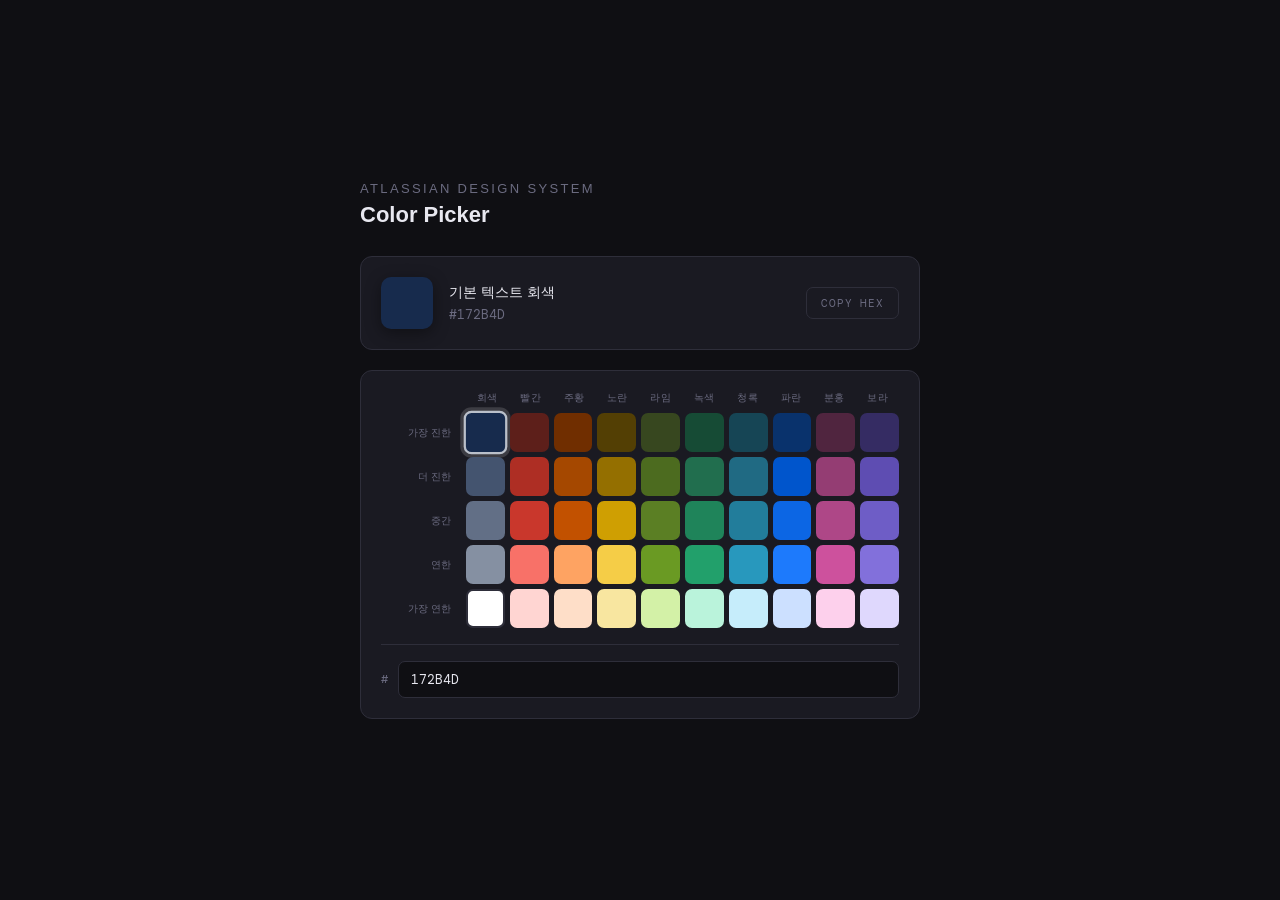
<file: docs/resource/colorpicker.html>
<!DOCTYPE html>
<html lang="ko">
<head>
  <meta charset="UTF-8" />
  <meta name="viewport" content="width=device-width, initial-scale=1.0" />
  <title>Color Picker</title>
  <link href="https://fonts.googleapis.com/css2?family=DM+Mono:wght@400;500&family=Pretendard:wght@400;500;600&display=swap" rel="stylesheet" />
  <style>
    *, *::before, *::after { box-sizing: border-box; margin: 0; padding: 0; }

    :root {
      --bg: #0F0F13;
      --surface: #1A1A22;
      --border: #2E2E3A;
      --text: #E8E8F0;
      --text-muted: #6B6B80;
      --radius: 12px;
    }

    body {
      background: var(--bg);
      color: var(--text);
      font-family: 'Pretendard', sans-serif;
      min-height: 100vh;
      display: flex;
      align-items: center;
      justify-content: center;
      padding: 32px 16px;
    }

    .wrapper {
      width: 100%;
      max-width: 560px;
    }

    header {
      margin-bottom: 28px;
    }

    header h1 {
      font-size: 13px;
      font-weight: 500;
      letter-spacing: 0.18em;
      text-transform: uppercase;
      color: var(--text-muted);
      margin-bottom: 6px;
    }

    header p {
      font-size: 22px;
      font-weight: 600;
      color: var(--text);
    }

    /* Preview Bar */
    .preview-bar {
      background: var(--surface);
      border: 1px solid var(--border);
      border-radius: var(--radius);
      padding: 20px;
      margin-bottom: 20px;
      display: flex;
      align-items: center;
      gap: 16px;
    }

    .preview-swatch {
      width: 52px;
      height: 52px;
      border-radius: 10px;
      flex-shrink: 0;
      background: #172B4D;
      transition: background 0.2s ease;
      box-shadow: 0 4px 16px rgba(0,0,0,0.4);
    }

    .preview-info {
      flex: 1;
      min-width: 0;
    }

    .preview-label {
      font-size: 14px;
      font-weight: 500;
      color: var(--text);
      margin-bottom: 4px;
      white-space: nowrap;
      overflow: hidden;
      text-overflow: ellipsis;
    }

    .preview-hex {
      font-family: 'DM Mono', monospace;
      font-size: 13px;
      color: var(--text-muted);
    }

    .copy-btn {
      background: none;
      border: 1px solid var(--border);
      color: var(--text-muted);
      font-family: 'DM Mono', monospace;
      font-size: 11px;
      letter-spacing: 0.08em;
      padding: 8px 14px;
      border-radius: 7px;
      cursor: pointer;
      transition: all 0.15s ease;
      white-space: nowrap;
    }

    .copy-btn:hover {
      border-color: #555;
      color: var(--text);
    }

    .copy-btn.copied {
      border-color: #22A06B;
      color: #22A06B;
    }

    /* Grid */
    .picker-panel {
      background: var(--surface);
      border: 1px solid var(--border);
      border-radius: var(--radius);
      padding: 20px;
    }

    .row-labels {
      display: grid;
      grid-template-columns: 80px repeat(10, 1fr);
      gap: 5px;
      margin-bottom: 8px;
      padding: 0 2px;
    }

    .col-label {
      font-size: 10px;
      color: var(--text-muted);
      text-align: center;
      letter-spacing: 0.04em;
    }

    .color-grid {
      display: flex;
      flex-direction: column;
      gap: 5px;
    }

    .color-row {
      display: grid;
      grid-template-columns: 80px repeat(10, 1fr);
      gap: 5px;
      align-items: center;
    }

    .row-label {
      font-size: 10px;
      color: var(--text-muted);
      text-align: right;
      padding-right: 10px;
      line-height: 1.3;
    }

    .swatch {
      aspect-ratio: 1;
      border-radius: 7px;
      cursor: pointer;
      position: relative;
      transition: transform 0.12s ease, box-shadow 0.12s ease;
      border: 2px solid transparent;
    }

    .swatch:hover {
      transform: scale(1.15);
      z-index: 10;
      box-shadow: 0 4px 14px rgba(0,0,0,0.5);
    }

    .swatch.active {
      border-color: rgba(255,255,255,0.7);
      transform: scale(1.12);
      box-shadow: 0 0 0 3px rgba(255,255,255,0.15);
    }

    /* White swatch special border */
    .swatch[data-hex="#FFFFFF"] {
      border-color: var(--border);
    }

    /* Divider */
    .divider {
      height: 1px;
      background: var(--border);
      margin: 16px 0;
    }

    /* Hex input */
    .input-row {
      display: flex;
      align-items: center;
      gap: 10px;
    }

    .input-row label {
      font-family: 'DM Mono', monospace;
      font-size: 12px;
      color: var(--text-muted);
    }

    .hex-input {
      flex: 1;
      background: var(--bg);
      border: 1px solid var(--border);
      border-radius: 7px;
      color: var(--text);
      font-family: 'DM Mono', monospace;
      font-size: 13px;
      padding: 9px 12px;
      outline: none;
      transition: border-color 0.15s;
    }

    .hex-input:focus {
      border-color: #555;
    }

    /* Toast */
    .toast {
      position: fixed;
      bottom: 24px;
      left: 50%;
      transform: translateX(-50%) translateY(60px);
      background: #22A06B;
      color: #fff;
      font-size: 13px;
      font-weight: 500;
      padding: 10px 20px;
      border-radius: 999px;
      opacity: 0;
      transition: all 0.25s ease;
      pointer-events: none;
      white-space: nowrap;
    }

    .toast.show {
      opacity: 1;
      transform: translateX(-50%) translateY(0);
    }
  </style>
</head>
<body>

<div class="wrapper">
  <header>
    <h1>Atlassian Design System</h1>
    <p>Color Picker</p>
  </header>

  <div class="preview-bar">
    <div class="preview-swatch" id="previewSwatch"></div>
    <div class="preview-info">
      <div class="preview-label" id="previewLabel">기본 텍스트 회색</div>
      <div class="preview-hex" id="previewHex">#172B4D</div>
    </div>
    <button class="copy-btn" id="copyBtn" onclick="copyColor()">COPY HEX</button>
  </div>

  <div class="picker-panel">
    <div class="row-labels">
      <div></div>
      <div class="col-label">회색</div>
      <div class="col-label">빨간</div>
      <div class="col-label">주황</div>
      <div class="col-label">노란</div>
      <div class="col-label">라임</div>
      <div class="col-label">녹색</div>
      <div class="col-label">청록</div>
      <div class="col-label">파란</div>
      <div class="col-label">분홍</div>
      <div class="col-label">보라</div>
    </div>

    <div class="color-grid" id="colorGrid"></div>

    <div class="divider"></div>

    <div class="input-row">
      <label>#</label>
      <input class="hex-input" id="hexInput" type="text" maxlength="6" placeholder="172B4D" oninput="onHexInput(this)" />
    </div>
  </div>
</div>

<div class="toast" id="toast">클립보드에 복사되었습니다!</div>

<script>
  const ROWS = [
    {
      label: '가장\n진한',
      colors: [
        { hex: '#172B4D', name: '기본 텍스트 회색' },
        { hex: '#5D1F1A', name: '가장 진한 빨간색' },
        { hex: '#702E00', name: '가장 진한 주황색' },
        { hex: '#533F04', name: '가장 진한 노란색' },
        { hex: '#37471F', name: '가장 진한 라임색' },
        { hex: '#164B35', name: '가장 진한 녹색' },
        { hex: '#164555', name: '가장 진한 청록색' },
        { hex: '#09326C', name: '가장 진한 파란색' },
        { hex: '#50253F', name: '가장 진한 분홍색' },
        { hex: '#352C63', name: '가장 진한 보라색' },
      ]
    },
    {
      label: '더\n진한',
      colors: [
        { hex: '#44546F', name: '더 진한 회색' },
        { hex: '#AE2E24', name: '더 진한 빨간색' },
        { hex: '#A54800', name: '더 진한 주황색' },
        { hex: '#946F00', name: '더 진한 노란색' },
        { hex: '#4C6B1F', name: '더 진한 라임색' },
        { hex: '#216E4E', name: '더 진한 녹색' },
        { hex: '#206A83', name: '더 진한 청록색' },
        { hex: '#0055CC', name: '더 진한 파란색' },
        { hex: '#943D73', name: '더 진한 분홍색' },
        { hex: '#5E4DB2', name: '더 진한 보라색' },
      ]
    },
    {
      label: '중간',
      colors: [
        { hex: '#626F86', name: '회색' },
        { hex: '#C9372C', name: '빨간색' },
        { hex: '#C25100', name: '주황색' },
        { hex: '#CF9F02', name: '노란색' },
        { hex: '#5B7F24', name: '라임색' },
        { hex: '#1F845A', name: '녹색' },
        { hex: '#227D9B', name: '청록색' },
        { hex: '#0C66E4', name: '파란색' },
        { hex: '#AE4787', name: '분홍색' },
        { hex: '#6E5DC6', name: '보라색' },
      ]
    },
    {
      label: '연한',
      colors: [
        { hex: '#8590A2', name: '연한 회색' },
        { hex: '#F87168', name: '연한 빨간색' },
        { hex: '#FEA362', name: '연한 주황색' },
        { hex: '#F5CD47', name: '연한 노란색' },
        { hex: '#6A9A23', name: '연한 라임색' },
        { hex: '#22A06B', name: '연한 녹색' },
        { hex: '#2898BD', name: '연한 청록색' },
        { hex: '#1D7AFC', name: '연한 파란색' },
        { hex: '#CD519D', name: '연한 분홍색' },
        { hex: '#8270DB', name: '연한 보라색' },
      ]
    },
    {
      label: '가장\n연한',
      colors: [
        { hex: '#FFFFFF', name: '가장 연한 회색 (흰색)' },
        { hex: '#FFD5D2', name: '가장 연한 빨간색' },
        { hex: '#FEDEC8', name: '가장 연한 주황색' },
        { hex: '#F8E6A0', name: '가장 연한 노란색' },
        { hex: '#D3F1A7', name: '가장 연한 라임색' },
        { hex: '#BAF3DB', name: '가장 연한 녹색' },
        { hex: '#C6EDFB', name: '가장 연한 청록색' },
        { hex: '#CCE0FF', name: '가장 연한 파란색' },
        { hex: '#FDD0EC', name: '가장 연한 분홍색' },
        { hex: '#DFD8FD', name: '가장 연한 보라색' },
      ]
    }
  ];

  let selectedHex = '#172B4D';
  let selectedName = '기본 텍스트 회색';

  function buildGrid() {
    const grid = document.getElementById('colorGrid');
    ROWS.forEach(row => {
      const rowEl = document.createElement('div');
      rowEl.className = 'color-row';

      const labelEl = document.createElement('div');
      labelEl.className = 'row-label';
      labelEl.textContent = row.label;
      rowEl.appendChild(labelEl);

      row.colors.forEach(c => {
        const swatch = document.createElement('div');
        swatch.className = 'swatch';
        swatch.style.background = c.hex;
        swatch.dataset.hex = c.hex;
        swatch.dataset.name = c.name;
        swatch.title = c.name;
        swatch.addEventListener('click', () => selectColor(c.hex, c.name, swatch));
        rowEl.appendChild(swatch);
      });

      grid.appendChild(rowEl);
    });

    // activate first
    const first = grid.querySelector('.swatch');
    if (first) selectColor(first.dataset.hex, first.dataset.name, first);
  }

  function selectColor(hex, name, el) {
    document.querySelectorAll('.swatch.active').forEach(s => s.classList.remove('active'));
    if (el) el.classList.add('active');

    selectedHex = hex;
    selectedName = name;

    document.getElementById('previewSwatch').style.background = hex;
    document.getElementById('previewLabel').textContent = name;
    document.getElementById('previewHex').textContent = hex;
    document.getElementById('hexInput').value = hex.replace('#', '');
    document.getElementById('copyBtn').classList.remove('copied');
    document.getElementById('copyBtn').textContent = 'COPY HEX';
  }

  function onHexInput(input) {
    let val = input.value.replace(/[^0-9a-fA-F]/g, '');
    input.value = val;
    if (val.length === 6) {
      const hex = '#' + val.toUpperCase();
      document.getElementById('previewSwatch').style.background = hex;
      document.getElementById('previewHex').textContent = hex;
      document.getElementById('previewLabel').textContent = '커스텀 색상';
      selectedHex = hex;
      selectedName = '커스텀 색상';
      document.querySelectorAll('.swatch.active').forEach(s => s.classList.remove('active'));
    }
  }

  function copyColor() {
    navigator.clipboard.writeText(selectedHex).then(() => {
      const btn = document.getElementById('copyBtn');
      btn.textContent = 'COPIED!';
      btn.classList.add('copied');

      const toast = document.getElementById('toast');
      toast.classList.add('show');
      setTimeout(() => {
        toast.classList.remove('show');
        btn.textContent = 'COPY HEX';
        btn.classList.remove('copied');
      }, 2000);
    });
  }

  buildGrid();
</script>
</body>
</html>
</file>
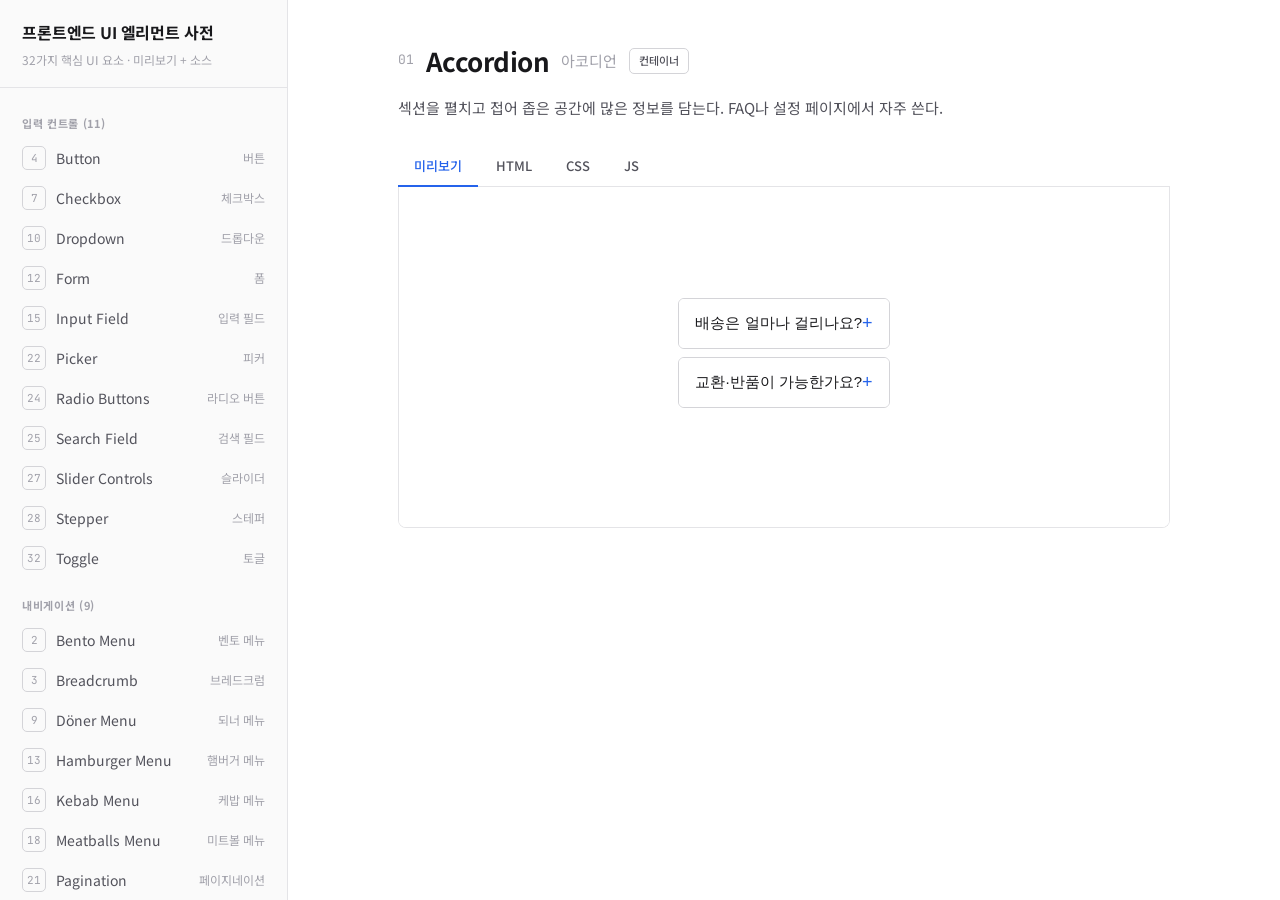
<file: docs/resource/component-portfolio.html>
<!DOCTYPE html>
<html lang="ko">
<head>
<meta charset="UTF-8">
<meta name="viewport" content="width=device-width, initial-scale=1">
<title>32가지 프론트엔드 UI 엘리먼트 사전</title>
<link rel="preconnect" href="https://fonts.googleapis.com">
<link rel="preconnect" href="https://fonts.gstatic.com" crossorigin>
<link href="https://fonts.googleapis.com/css2?family=Noto+Sans+KR:wght@400;500;700&family=JetBrains+Mono:wght@400;500&display=swap" rel="stylesheet">
<style>
/* 폰트: 본문은 한국어 강의 사이트 가독성을 위해 Noto Sans KR을 의도적으로 선택,
   코드는 글자 구분이 뚜렷한 JetBrains Mono를 사용. */
:root{
  --bg:#ffffff; --bg-soft:#fafafa; --bg-code:#f6f6f7;
  --ink:#18181b; --ink-2:#52525b; --ink-3:#a1a1aa;
  --line:#e4e4e7; --line-2:#d4d4d8;
  --accent:#2563EB; --accent-soft:#eff6ff;
  --mono:"JetBrains Mono", ui-monospace, "SFMono-Regular", Menlo, monospace;
  --sans:"Noto Sans KR", "Apple SD Gothic Neo", "Malgun Gothic", sans-serif;
}
*{box-sizing:border-box;}
html,body{margin:0;height:100%;}
body{
  font-family:var(--sans); color:var(--ink); background:var(--bg);
  font-size:15px; line-height:1.6; -webkit-font-smoothing:antialiased;
}
button{font-family:inherit;}

/* 레이아웃 */
.layout{display:grid; grid-template-columns:288px 1fr; height:100vh;}
.side{border-right:1px solid var(--line); background:var(--bg-soft); overflow-y:auto; padding:20px 0;}
.main{overflow-y:auto;}

/* 사이드바 */
.brand{padding:0 22px 18px; border-bottom:1px solid var(--line); margin-bottom:8px;}
.brand h1{font-size:16px; margin:0; letter-spacing:-0.01em;}
.brand .count{font-size:12px; color:var(--ink-3); margin-top:4px;}
.grp{padding:14px 22px 4px;}
.grp__title{font-size:11px; font-weight:700; letter-spacing:0.06em; color:var(--ink-3); text-transform:uppercase;}
.nav-item{
  display:flex; align-items:center; gap:10px; width:100%;
  padding:8px 22px; border:0; background:0; text-align:left; cursor:pointer;
  font-size:14px; color:var(--ink-2);
}
.nav-item:hover{background:#f0f0f1;}
.nav-item.is-active{background:var(--accent-soft); color:var(--accent); font-weight:500;}
.nav-item.is-active .nav-item__no{color:var(--accent); border-color:var(--accent);}
.nav-item__no{
  flex-shrink:0; width:24px; height:24px; line-height:22px; text-align:center;
  font-family:var(--mono); font-size:11px; color:var(--ink-3);
  border:1px solid var(--line-2); border-radius:5px;
}
.nav-item__ko{color:var(--ink-3); font-size:12px; margin-left:auto;}

/* 메인 디테일 */
.detail{max-width:860px; margin:0 auto; padding:40px 44px 80px;}
.detail__head{margin-bottom:6px; display:flex; align-items:center; gap:12px; flex-wrap:wrap;}
.detail__no{font-family:var(--mono); font-size:13px; color:var(--ink-3);}
.detail__title{font-size:26px; margin:0; letter-spacing:-0.02em;}
.detail__ko{font-size:15px; color:var(--ink-3);}
.badge{
  font-size:11px; font-weight:500; padding:3px 9px; border-radius:5px;
  border:1px solid var(--line-2); color:var(--ink-2); background:var(--bg);
}
.detail__desc{color:var(--ink-2); margin:14px 0 26px; font-size:15px; max-width:680px;}

/* 탭 */
.tabs{display:flex; gap:2px; border-bottom:1px solid var(--line); margin-bottom:0;}
.tab{
  padding:10px 16px; font-size:13px; font-weight:500; color:var(--ink-2);
  background:0; border:0; border-bottom:2px solid transparent; cursor:pointer; margin-bottom:-1px;
}
.tab:hover{color:var(--ink);}
.tab.is-active{color:var(--accent); border-bottom-color:var(--accent);}

.panel{border:1px solid var(--line); border-top:0; border-radius:0 0 8px 8px; overflow:hidden;}
.panel[hidden]{display:none;}

/* 미리보기 */
.preview-frame{width:100%; height:340px; border:0; display:block; background:#fff;}

/* 코드 */
.code-wrap{position:relative; background:var(--bg-code);}
.code-copy{
  position:absolute; top:10px; right:10px; z-index:2;
  font-size:11px; padding:5px 10px; color:var(--ink-2); background:var(--bg);
  border:1px solid var(--line-2); border-radius:5px; cursor:pointer;
}
.code-copy:hover{background:#fff; color:var(--ink);}
pre{margin:0; padding:18px 20px; overflow:auto; max-height:420px;}
code{font-family:var(--mono); font-size:13px; line-height:1.7; color:#27272a; white-space:pre; tab-size:2;}
.code-empty{padding:24px 20px; color:var(--ink-3); font-size:14px;}

/* 모바일 토글 */
.menu-toggle{display:none;}
@media (max-width:880px){
  .layout{grid-template-columns:1fr;}
  .side{position:fixed; z-index:20; top:0; left:0; width:280px; height:100%; transform:translateX(-100%); transition:transform 150ms;}
  .side.is-open{transform:translateX(0);}
  .menu-toggle{
    display:inline-flex; align-items:center; gap:8px; position:fixed; z-index:21; top:14px; left:14px;
    padding:8px 14px; font-size:13px; background:var(--bg); border:1px solid var(--line-2);
    border-radius:6px; cursor:pointer;
  }
  .detail{padding:64px 22px 60px;}
}
</style>
</head>
<body>
<button class="menu-toggle" id="menuToggle">☰ 목록</button>
<div class="layout">
  <aside class="side" id="side">
    <div class="brand">
      <h1>프론트엔드 UI 엘리먼트 사전</h1>
      <div class="count">32가지 핵심 UI 요소 · 미리보기 + 소스</div>
    </div>
    <nav id="navList"></nav>
  </aside>
  <main class="main">
    <div class="detail" id="detail"></div>
  </main>
</div>

<script>
// 32 UI Elements — 데이터
// 출처: CareerFoundry "32 UI Elements Designers Need To Know"
// https://careerfoundry.com/en/blog/ui-design/ui-element-glossary/
// 각 요소: { n, name, ko, cat, desc, html, css, js }

const ELEMENTS = [
  {
    n: 1, name: "Accordion", ko: "아코디언", cat: "container",
    desc: "섹션을 펼치고 접어 좁은 공간에 많은 정보를 담는다. FAQ나 설정 페이지에서 자주 쓴다.",
    html: `<div class="acc">
  <button class="acc__head" aria-expanded="false">
    <span>배송은 얼마나 걸리나요?</span>
    <span class="acc__sign">+</span>
  </button>
  <div class="acc__body" hidden>
    <p>주문 후 영업일 기준 2~3일 이내 도착합니다.</p>
  </div>
</div>
<div class="acc">
  <button class="acc__head" aria-expanded="false">
    <span>교환·반품이 가능한가요?</span>
    <span class="acc__sign">+</span>
  </button>
  <div class="acc__body" hidden>
    <p>수령 후 7일 이내 미사용 상품에 한해 가능합니다.</p>
  </div>
</div>`,
    css: `.acc { border: 1px solid #d4d4d8; border-radius: 6px; margin-bottom: 8px; overflow: hidden; }
.acc__head {
  width: 100%; display: flex; justify-content: space-between; align-items: center;
  padding: 14px 16px; background: #fff; border: 0; cursor: pointer;
  font-size: 15px; text-align: left; color: #18181b;
}
.acc__head[aria-expanded="true"] { background: #f4f4f5; }
.acc__sign { font-size: 18px; color: #2563EB; }
.acc__body { padding: 0 16px 14px; color: #52525b; font-size: 14px; line-height: 1.6; }`,
    js: `document.querySelectorAll('.acc__head').forEach(function (head) {
  head.addEventListener('click', function () {
    var open = head.getAttribute('aria-expanded') === 'true';
    head.setAttribute('aria-expanded', String(!open));
    head.querySelector('.acc__sign').textContent = open ? '+' : '\u2212';
    head.nextElementSibling.hidden = open;
  });
});`
  },
  {
    n: 2, name: "Bento Menu", ko: "벤토 메뉴", cat: "nav",
    desc: "도시락(벤토)처럼 격자형 아이콘으로 주요 메뉴를 한눈에 보여준다. 구글 앱 런처가 대표적이다.",
    html: `<button class="bento__btn" aria-label="앱 메뉴 열기">
  <span></span><span></span><span></span>
  <span></span><span></span><span></span>
  <span></span><span></span><span></span>
</button>
<div class="bento__grid" hidden>
  <a href="#">메일</a><a href="#">캘린더</a><a href="#">드라이브</a>
  <a href="#">문서</a><a href="#">시트</a><a href="#">슬라이드</a>
</div>`,
    css: `.bento__btn {
  display: grid; grid-template-columns: repeat(3, 1fr); gap: 3px;
  width: 40px; height: 40px; padding: 6px; background: #fff;
  border: 1px solid #d4d4d8; border-radius: 6px; cursor: pointer;
}
.bento__btn span { background: #3f3f46; border-radius: 1px; }
.bento__grid {
  display: grid; grid-template-columns: repeat(3, 1fr); gap: 4px;
  margin-top: 8px; padding: 12px; width: 240px;
  border: 1px solid #d4d4d8; border-radius: 8px; background: #fff;
}
.bento__grid a {
  padding: 16px 8px; text-align: center; font-size: 13px; color: #18181b;
  text-decoration: none; border-radius: 6px;
}
.bento__grid a:hover { background: #f4f4f5; }`,
    js: `var btn = document.querySelector('.bento__btn');
var grid = document.querySelector('.bento__grid');
btn.addEventListener('click', function () { grid.hidden = !grid.hidden; });`
  },
  {
    n: 3, name: "Breadcrumb", ko: "브레드크럼", cat: "nav",
    desc: "현재 위치를 계층 경로로 보여주는 탐색 보조 장치. 사용자가 상위 단계로 쉽게 돌아가게 한다.",
    html: `<nav class="bc" aria-label="현재 위치">
  <ol>
    <li><a href="#">홈</a></li>
    <li><a href="#">전자기기</a></li>
    <li><a href="#">노트북</a></li>
    <li aria-current="page">게이밍 노트북</li>
  </ol>
</nav>`,
    css: `.bc ol { list-style: none; display: flex; flex-wrap: wrap; gap: 4px; padding: 0; margin: 0; font-size: 14px; }
.bc li { display: flex; align-items: center; color: #71717a; }
.bc li + li::before { content: "/"; margin: 0 8px; color: #d4d4d8; }
.bc a { color: #2563EB; text-decoration: none; }
.bc a:hover { text-decoration: underline; }
.bc [aria-current="page"] { color: #18181b; font-weight: 600; }`,
    js: ``
  },
  {
    n: 4, name: "Button", ko: "버튼", cat: "input",
    desc: "사용자가 특정 동작을 실행할 수 있음을 알리는 가장 기본적인 입력 요소. 위계에 따라 종류를 나눈다.",
    html: `<div class="btn-row">
  <button class="btn btn--primary">저장</button>
  <button class="btn btn--secondary">취소</button>
  <button class="btn btn--ghost">더 보기</button>
  <button class="btn btn--primary" disabled>비활성</button>
</div>`,
    css: `.btn-row { display: flex; gap: 10px; flex-wrap: wrap; align-items: center; }
.btn {
  font-size: 14px; padding: 9px 18px; border-radius: 6px; cursor: pointer;
  border: 1px solid transparent; transition: background-color 120ms, color 120ms;
}
.btn--primary { background: #2563EB; color: #fff; }
.btn--primary:hover { background: #1d4ed8; }
.btn--secondary { background: #fff; color: #18181b; border-color: #d4d4d8; }
.btn--secondary:hover { background: #f4f4f5; }
.btn--ghost { background: transparent; color: #2563EB; }
.btn--ghost:hover { background: #eff6ff; }
.btn:disabled { opacity: 0.5; cursor: not-allowed; }`,
    js: ``
  },
  {
    n: 5, name: "Card", ko: "카드", cat: "container",
    desc: "관련 정보를 사각 모듈에 묶어 보여주는 진입점. 목록을 스크롤하지 않고 여러 콘텐츠를 나열할 때 쓴다.",
    html: `<article class="card">
  <div class="card__media">이미지 영역</div>
  <div class="card__body">
    <span class="card__tag">신규</span>
    <h3 class="card__title">클로드 코드 마스터</h3>
    <p class="card__text">AI Agent 기반 개발 방법론을 처음부터 끝까지.</p>
    <button class="card__cta">자세히 보기</button>
  </div>
</article>`,
    css: `.card {
  width: 260px; border: 1px solid #e4e4e7; border-radius: 8px;
  overflow: hidden; background: #fff;
}
.card__media {
  height: 120px; background: #f4f4f5; display: flex; align-items: center;
  justify-content: center; color: #a1a1aa; font-size: 13px;
}
.card__body { padding: 16px; }
.card__tag { font-size: 11px; color: #2563EB; font-weight: 600; letter-spacing: 0.02em; }
.card__title { margin: 6px 0; font-size: 17px; color: #18181b; }
.card__text { margin: 0 0 14px; font-size: 14px; color: #52525b; line-height: 1.5; }
.card__cta {
  font-size: 13px; padding: 8px 14px; background: #2563EB; color: #fff;
  border: 0; border-radius: 6px; cursor: pointer;
}`,
    js: ``
  },
  {
    n: 6, name: "Carousel", ko: "캐러셀", cat: "container",
    desc: "같은 공간에서 여러 콘텐츠를 좌우로 넘겨 본다. 한 영역에 둘 이상의 콘텐츠를 담는 게 장점이다.",
    html: `<div class="car">
  <div class="car__track">
    <div class="car__slide" style="--c:#2563EB">슬라이드 1</div>
    <div class="car__slide" style="--c:#0891b2">슬라이드 2</div>
    <div class="car__slide" style="--c:#7c3aed">슬라이드 3</div>
  </div>
  <button class="car__nav car__prev" aria-label="이전">&#8249;</button>
  <button class="car__nav car__next" aria-label="다음">&#8250;</button>
  <div class="car__dots"></div>
</div>`,
    css: `.car { position: relative; width: 280px; overflow: hidden; border-radius: 8px; }
.car__track { display: flex; transition: transform 200ms ease; }
.car__slide {
  min-width: 280px; height: 150px; display: flex; align-items: center;
  justify-content: center; color: #fff; font-size: 18px; background: var(--c);
}
.car__nav {
  position: absolute; top: 50%; transform: translateY(-50%);
  width: 32px; height: 32px; border: 0; border-radius: 50%;
  background: rgba(255,255,255,0.9); color: #18181b; font-size: 18px; cursor: pointer;
}
.car__prev { left: 8px; } .car__next { right: 8px; }
.car__dots { position: absolute; bottom: 10px; left: 0; right: 0; display: flex; justify-content: center; gap: 6px; }
.car__dots button { width: 8px; height: 8px; border-radius: 50%; border: 0; background: rgba(255,255,255,0.5); cursor: pointer; padding: 0; }
.car__dots button.is-active { background: #fff; }`,
    js: `var track = document.querySelector('.car__track');
var slides = document.querySelectorAll('.car__slide');
var dots = document.querySelector('.car__dots');
var i = 0;
slides.forEach(function (_, idx) {
  var d = document.createElement('button');
  if (idx === 0) d.className = 'is-active';
  d.addEventListener('click', function () { go(idx); });
  dots.appendChild(d);
});
function go(n) {
  i = (n + slides.length) % slides.length;
  track.style.transform = 'translateX(' + (-i * 280) + 'px)';
  dots.querySelectorAll('button').forEach(function (d, idx) {
    d.className = idx === i ? 'is-active' : '';
  });
}
document.querySelector('.car__prev').addEventListener('click', function () { go(i - 1); });
document.querySelector('.car__next').addEventListener('click', function () { go(i + 1); });`
  },
  {
    n: 7, name: "Checkbox", ko: "체크박스", cat: "input",
    desc: "목록에서 여러 항목을 동시에 선택할 수 있는 네모 상자. 각 체크박스는 독립적으로 켜고 끈다.",
    html: `<fieldset class="cbx">
  <legend>관심 분야 (복수 선택)</legend>
  <label><input type="checkbox" checked> 프론트엔드</label>
  <label><input type="checkbox"> 백엔드</label>
  <label><input type="checkbox" checked> AI / 머신러닝</label>
  <label><input type="checkbox"> 데브옵스</label>
</fieldset>`,
    css: `.cbx { border: 1px solid #e4e4e7; border-radius: 8px; padding: 16px; }
.cbx legend { font-size: 13px; color: #71717a; padding: 0 6px; }
.cbx label { display: flex; align-items: center; gap: 10px; padding: 7px 0; font-size: 15px; color: #18181b; cursor: pointer; }
.cbx input { width: 17px; height: 17px; accent-color: #2563EB; cursor: pointer; }`,
    js: ``
  },
  {
    n: 8, name: "Comment", ko: "댓글", cat: "info",
    desc: "사용자가 입력한 내용을 시간 순으로 보여준다. 소셜 미디어와 블로그에서 흔히 볼 수 있다.",
    html: `<ul class="cmt">
  <li class="cmt__item">
    <div class="cmt__avatar">김</div>
    <div class="cmt__body">
      <div class="cmt__meta"><strong>김개발</strong> <span>2시간 전</span></div>
      <p>강의 너무 알차네요. 다음 편 기대합니다!</p>
    </div>
  </li>
  <li class="cmt__item">
    <div class="cmt__avatar">박</div>
    <div class="cmt__body">
      <div class="cmt__meta"><strong>박코딩</strong> <span>방금</span></div>
      <p>OAuth 예제 덕분에 막혔던 부분 해결했어요.</p>
    </div>
  </li>
</ul>`,
    css: `.cmt { list-style: none; padding: 0; margin: 0; width: 300px; }
.cmt__item { display: flex; gap: 12px; padding: 12px 0; border-bottom: 1px solid #f4f4f5; }
.cmt__avatar {
  width: 36px; height: 36px; border-radius: 50%; background: #2563EB; color: #fff;
  display: flex; align-items: center; justify-content: center; font-size: 14px; flex-shrink: 0;
}
.cmt__meta { font-size: 13px; color: #71717a; margin-bottom: 4px; }
.cmt__meta strong { color: #18181b; margin-right: 6px; }
.cmt__body p { margin: 0; font-size: 14px; color: #3f3f46; line-height: 1.5; }`,
    js: ``
  },
  {
    n: 9, name: "Döner Menu", ko: "되너 메뉴", cat: "nav",
    desc: "길이가 다른 가로선 3개로 된 메뉴. 햄버거 메뉴와 달리 '필터 그룹'을 의미하는 경우가 많다.",
    html: `<button class="doner" aria-label="필터 열기">
  <span style="width:20px"></span>
  <span style="width:14px"></span>
  <span style="width:8px"></span>
</button>
<div class="doner__panel" hidden>
  <p>정렬 / 필터</p>
  <label><input type="radio" name="sort" checked> 최신순</label>
  <label><input type="radio" name="sort"> 인기순</label>
  <label><input type="radio" name="sort"> 가격순</label>
</div>`,
    css: `.doner {
  display: flex; flex-direction: column; align-items: flex-end; gap: 4px;
  width: 40px; height: 40px; padding: 10px; background: #fff;
  border: 1px solid #d4d4d8; border-radius: 6px; cursor: pointer;
}
.doner span { height: 2px; background: #3f3f46; border-radius: 1px; }
.doner__panel {
  margin-top: 8px; padding: 14px; width: 180px;
  border: 1px solid #d4d4d8; border-radius: 8px; background: #fff;
}
.doner__panel p { margin: 0 0 10px; font-size: 12px; color: #71717a; }
.doner__panel label { display: flex; align-items: center; gap: 8px; padding: 5px 0; font-size: 14px; color: #18181b; }`,
    js: `var d = document.querySelector('.doner');
var p = document.querySelector('.doner__panel');
d.addEventListener('click', function () { p.hidden = !p.hidden; });`
  },
  {
    n: 10, name: "Dropdown", ko: "드롭다운", cat: "input",
    desc: "클릭하면 목록이 '내려오며' 항목을 선택하게 한다. 옵션이 많을 때 공간을 아끼지만 과용은 주의.",
    html: `<label class="dd">
  <span>국가 선택</span>
  <select>
    <option>대한민국</option>
    <option>미국</option>
    <option>일본</option>
    <option>독일</option>
  </select>
</label>`,
    css: `.dd { display: block; width: 220px; font-size: 14px; }
.dd span { display: block; margin-bottom: 6px; color: #71717a; }
.dd select {
  width: 100%; padding: 10px 12px; font-size: 15px; color: #18181b;
  border: 1px solid #d4d4d8; border-radius: 6px; background: #fff; cursor: pointer;
  appearance: none;
  background-image: url("data:image/svg+xml,%3Csvg width='12' height='8' xmlns='http://www.w3.org/2000/svg'%3E%3Cpath d='M1 1l5 5 5-5' stroke='%2371717a' stroke-width='1.5' fill='none'/%3E%3C/svg%3E");
  background-repeat: no-repeat; background-position: right 12px center;
}`,
    js: ``
  },
  {
    n: 11, name: "Feed", ko: "피드", cat: "info",
    desc: "사용자 활동을 시간 순으로 흘려보여주는 영역. 텍스트·이미지·영상 등 다양한 콘텐츠가 섞인다.",
    html: `<div class="feed">
  <article class="feed__post">
    <header><strong>brewnet</strong> <span>· 1시간</span></header>
    <p>클로드 코드 강의 1편이 공개됐습니다.</p>
    <footer><button>♥ 24</button><button>↩ 답글</button></footer>
  </article>
  <article class="feed__post">
    <header><strong>run-ai.kr</strong> <span>· 3시간</span></header>
    <p>SDD 방법론 정리 노트를 올렸어요.</p>
    <footer><button>♥ 51</button><button>↩ 답글</button></footer>
  </article>
</div>`,
    css: `.feed { width: 300px; }
.feed__post { padding: 14px 0; border-bottom: 1px solid #f4f4f5; }
.feed__post header { font-size: 14px; color: #71717a; margin-bottom: 6px; }
.feed__post header strong { color: #18181b; }
.feed__post p { margin: 0 0 10px; font-size: 15px; color: #27272a; line-height: 1.5; }
.feed__post footer { display: flex; gap: 16px; }
.feed__post button { background: 0; border: 0; color: #71717a; font-size: 13px; cursor: pointer; padding: 0; }
.feed__post button:hover { color: #2563EB; }`,
    js: ``
  },
  {
    n: 12, name: "Form", ko: "폼", cat: "input",
    desc: "관련된 입력값을 한데 모아 제출하는 컨테이너. 회원가입·주문서 등 데이터 입력의 기본 단위다.",
    html: `<div class="form">
  <h3>문의하기</h3>
  <label>이름<input type="text" placeholder="홍길동"></label>
  <label>이메일<input type="email" placeholder="you@example.com"></label>
  <label>메시지<textarea rows="3" placeholder="내용을 입력하세요"></textarea></label>
  <button type="button" class="form__submit">보내기</button>
</div>`,
    css: `.form { width: 280px; }
.form h3 { margin: 0 0 14px; font-size: 17px; color: #18181b; }
.form label { display: block; margin-bottom: 12px; font-size: 13px; color: #52525b; }
.form input, .form textarea {
  display: block; width: 100%; margin-top: 5px; padding: 9px 11px;
  font-size: 14px; color: #18181b; border: 1px solid #d4d4d8; border-radius: 6px;
  font-family: inherit; box-sizing: border-box;
}
.form input:focus, .form textarea:focus { outline: 2px solid #2563EB; outline-offset: -1px; border-color: transparent; }
.form__submit {
  width: 100%; padding: 10px; font-size: 14px; background: #2563EB; color: #fff;
  border: 0; border-radius: 6px; cursor: pointer;
}`,
    js: `document.querySelector('.form__submit').addEventListener('click', function () {
  this.textContent = '전송 완료 \u2713';
  this.style.background = '#16a34a';
});`
  },
  {
    n: 13, name: "Hamburger Menu", ko: "햄버거 메뉴", cat: "nav",
    desc: "길이가 같은 가로선 3개로 된 메뉴 아이콘. 보통 좌측 상단에서 내비게이션 링크 묶음을 연다.",
    html: `<button class="ham" aria-label="메뉴 열기" aria-expanded="false">
  <span></span><span></span><span></span>
</button>
<nav class="ham__menu" hidden>
  <a href="#">홈</a><a href="#">강의</a><a href="#">블로그</a><a href="#">문의</a>
</nav>`,
    css: `.ham {
  display: flex; flex-direction: column; justify-content: center; gap: 5px;
  width: 40px; height: 40px; padding: 9px; background: #fff;
  border: 1px solid #d4d4d8; border-radius: 6px; cursor: pointer;
}
.ham span { height: 2px; background: #3f3f46; border-radius: 1px; transition: transform 120ms, opacity 120ms; }
.ham[aria-expanded="true"] span:nth-child(1) { transform: translateY(7px) rotate(45deg); }
.ham[aria-expanded="true"] span:nth-child(2) { opacity: 0; }
.ham[aria-expanded="true"] span:nth-child(3) { transform: translateY(-7px) rotate(-45deg); }
.ham__menu { margin-top: 8px; width: 160px; border: 1px solid #d4d4d8; border-radius: 8px; overflow: hidden; }
.ham__menu a { display: block; padding: 11px 14px; font-size: 14px; color: #18181b; text-decoration: none; }
.ham__menu a:hover { background: #f4f4f5; }`,
    js: `var h = document.querySelector('.ham');
var m = document.querySelector('.ham__menu');
h.addEventListener('click', function () {
  var open = h.getAttribute('aria-expanded') === 'true';
  h.setAttribute('aria-expanded', String(!open));
  m.hidden = open;
});`
  },
  {
    n: 14, name: "Icon", ko: "아이콘", cat: "info",
    desc: "내용을 함축적으로 전달하거나 특정 동작을 촉발하는 작은 이미지. SVG로 만들면 선명하고 가볍다.",
    html: `<div class="icons">
  <button class="icon" aria-label="홈">
    <svg viewBox="0 0 24 24" width="22" height="22"><path d="M3 11l9-8 9 8M5 10v10h5v-6h4v6h5V10" fill="none" stroke="currentColor" stroke-width="1.6"/></svg>
  </button>
  <button class="icon" aria-label="검색">
    <svg viewBox="0 0 24 24" width="22" height="22"><circle cx="11" cy="11" r="7" fill="none" stroke="currentColor" stroke-width="1.6"/><path d="M20 20l-3.5-3.5" stroke="currentColor" stroke-width="1.6"/></svg>
  </button>
  <button class="icon" aria-label="설정">
    <svg viewBox="0 0 24 24" width="22" height="22"><circle cx="12" cy="12" r="3.2" fill="none" stroke="currentColor" stroke-width="1.6"/><path d="M12 2v3M12 19v3M2 12h3M19 12h3M5 5l2 2M17 17l2 2M19 5l-2 2M7 17l-2 2" stroke="currentColor" stroke-width="1.6"/></svg>
  </button>
</div>`,
    css: `.icons { display: flex; gap: 10px; }
.icon {
  display: flex; align-items: center; justify-content: center;
  width: 44px; height: 44px; color: #3f3f46; background: #fff;
  border: 1px solid #e4e4e7; border-radius: 8px; cursor: pointer;
}
.icon:hover { color: #2563EB; background: #eff6ff; }`,
    js: ``
  },
  {
    n: 15, name: "Input Field", ko: "입력 필드", cat: "input",
    desc: "사용자가 텍스트를 입력하는 가장 기본 요소. 폼뿐 아니라 검색창도 입력 필드의 일종이다.",
    html: `<div class="inp">
  <label for="nm">이름</label>
  <input id="nm" type="text" placeholder="이름을 입력하세요">
  <p class="inp__hint">실명을 입력해 주세요.</p>
</div>`,
    css: `.inp { width: 240px; }
.inp label { display: block; margin-bottom: 6px; font-size: 13px; color: #52525b; }
.inp input {
  width: 100%; padding: 10px 12px; font-size: 15px; color: #18181b;
  border: 1px solid #d4d4d8; border-radius: 6px; box-sizing: border-box;
}
.inp input:focus { outline: 2px solid #2563EB; outline-offset: -1px; border-color: transparent; }
.inp__hint { margin: 6px 0 0; font-size: 12px; color: #a1a1aa; }`,
    js: ``
  },
  {
    n: 16, name: "Kebab Menu", ko: "케밥 메뉴", cat: "nav",
    desc: "세로 점 3개로 된 메뉴. 해당 항목에 적용 가능한 옵션 묶음을 펼친다.",
    html: `<button class="keb" aria-label="더보기">
  <span></span><span></span><span></span>
</button>
<div class="keb__menu" hidden>
  <button>편집</button><button>공유</button><button>삭제</button>
</div>`,
    css: `.keb {
  display: flex; flex-direction: column; align-items: center; justify-content: center; gap: 4px;
  width: 36px; height: 36px; background: #fff; border: 1px solid #e4e4e7;
  border-radius: 6px; cursor: pointer;
}
.keb span { width: 4px; height: 4px; border-radius: 50%; background: #3f3f46; }
.keb__menu { margin-top: 6px; width: 130px; border: 1px solid #d4d4d8; border-radius: 8px; overflow: hidden; }
.keb__menu button { display: block; width: 100%; padding: 10px 14px; text-align: left; font-size: 14px; color: #18181b; background: 0; border: 0; cursor: pointer; }
.keb__menu button:hover { background: #f4f4f5; }`,
    js: `var k = document.querySelector('.keb');
var km = document.querySelector('.keb__menu');
k.addEventListener('click', function () { km.hidden = !km.hidden; });`
  }
];


// 요소 17~32 (ELEMENTS 배열에 이어붙임)
const ELEMENTS_2 = [
  {
    n: 17, name: "Loader", ko: "로더", cat: "info",
    desc: "시스템이 백그라운드에서 작업 중임을 알려 사용자가 기다리게 한다. 스피너·스켈레톤 등 형태가 다양하다.",
    html: `<div class="ldr">
  <div class="ldr__spin" role="status" aria-label="불러오는 중"></div>
  <div class="ldr__skel">
    <span class="ldr__line" style="width:80%"></span>
    <span class="ldr__line" style="width:60%"></span>
    <span class="ldr__line" style="width:90%"></span>
  </div>
</div>`,
    css: `.ldr { display: flex; align-items: center; gap: 24px; }
.ldr__spin {
  width: 32px; height: 32px; border: 3px solid #e4e4e7; border-top-color: #2563EB;
  border-radius: 50%; animation: ldr-rot 700ms linear infinite;
}
@keyframes ldr-rot { to { transform: rotate(360deg); } }
.ldr__skel { display: flex; flex-direction: column; gap: 8px; width: 180px; }
.ldr__line { height: 12px; border-radius: 4px; background: #e4e4e7; animation: ldr-pulse 1.2s ease-in-out infinite; }
@keyframes ldr-pulse { 0%,100% { opacity: 1; } 50% { opacity: 0.45; } }`,
    js: ``
  },
  {
    n: 18, name: "Meatballs Menu", ko: "미트볼 메뉴", cat: "nav",
    desc: "가로 점 3개로 된 메뉴. 클릭하면 추가 옵션이 펼쳐진다. 케밥(세로)과 방향만 다르다.",
    html: `<button class="meat" aria-label="옵션">
  <span></span><span></span><span></span>
</button>
<div class="meat__menu" hidden>
  <button>이름 변경</button><button>복제</button><button>아카이브</button>
</div>`,
    css: `.meat {
  display: flex; align-items: center; justify-content: center; gap: 4px;
  width: 40px; height: 32px; background: #fff; border: 1px solid #e4e4e7;
  border-radius: 6px; cursor: pointer;
}
.meat span { width: 4px; height: 4px; border-radius: 50%; background: #3f3f46; }
.meat__menu { margin-top: 6px; width: 140px; border: 1px solid #d4d4d8; border-radius: 8px; overflow: hidden; }
.meat__menu button { display: block; width: 100%; padding: 10px 14px; text-align: left; font-size: 14px; color: #18181b; background: 0; border: 0; cursor: pointer; }
.meat__menu button:hover { background: #f4f4f5; }`,
    js: `var mb = document.querySelector('.meat');
var mm = document.querySelector('.meat__menu');
mb.addEventListener('click', function () { mm.hidden = !mm.hidden; });`
  },
  {
    n: 19, name: "Modal", ko: "모달", cat: "container",
    desc: "본문 위에 떠서 상호작용을 강제하는 작은 창. 닫기 전까지 뒤 작업으로 돌아갈 수 없다. 확인 창이 대표적이다.",
    html: `<button class="modal__open">모달 열기</button>
<div class="modal" hidden>
  <div class="modal__backdrop"></div>
  <div class="modal__box" role="dialog" aria-modal="true">
    <h3>항목을 삭제할까요?</h3>
    <p>이 작업은 되돌릴 수 없습니다.</p>
    <div class="modal__actions">
      <button class="modal__cancel">취소</button>
      <button class="modal__confirm">삭제</button>
    </div>
  </div>
</div>`,
    css: `.modal__open { padding: 9px 16px; font-size: 14px; background: #2563EB; color: #fff; border: 0; border-radius: 6px; cursor: pointer; }
.modal { position: fixed; inset: 0; display: flex; align-items: center; justify-content: center; }
.modal__backdrop { position: absolute; inset: 0; background: rgba(24,24,27,0.45); }
.modal__box { position: relative; width: 280px; background: #fff; border-radius: 8px; padding: 22px; }
.modal__box h3 { margin: 0 0 8px; font-size: 17px; color: #18181b; }
.modal__box p { margin: 0 0 18px; font-size: 14px; color: #52525b; }
.modal__actions { display: flex; justify-content: flex-end; gap: 8px; }
.modal__actions button { padding: 8px 16px; font-size: 14px; border-radius: 6px; cursor: pointer; }
.modal__cancel { background: #fff; color: #18181b; border: 1px solid #d4d4d8; }
.modal__confirm { background: #dc2626; color: #fff; border: 0; }`,
    js: `var modal = document.querySelector('.modal');
document.querySelector('.modal__open').addEventListener('click', function () { modal.hidden = false; });
function close() { modal.hidden = true; }
document.querySelector('.modal__backdrop').addEventListener('click', close);
document.querySelector('.modal__cancel').addEventListener('click', close);
document.querySelector('.modal__confirm').addEventListener('click', close);`
  },
  {
    n: 20, name: "Notification", ko: "알림", cat: "info",
    desc: "새 소식·성공·오류 등을 알리는 표식. 작은 빨간 점부터 토스트 메시지까지 형태가 다양하다.",
    html: `<div class="noti">
  <button class="noti__bell" aria-label="알림">
    <svg viewBox="0 0 24 24" width="22" height="22"><path d="M6 9a6 6 0 0112 0c0 5 2 6 2 6H4s2-1 2-6" fill="none" stroke="currentColor" stroke-width="1.6"/><path d="M10 19a2 2 0 004 0" fill="none" stroke="currentColor" stroke-width="1.6"/></svg>
    <span class="noti__dot">3</span>
  </button>
  <div class="noti__toast noti__toast--ok">저장되었습니다.</div>
  <div class="noti__toast noti__toast--err">네트워크 오류가 발생했습니다.</div>
</div>`,
    css: `.noti { display: flex; align-items: center; gap: 16px; flex-wrap: wrap; }
.noti__bell { position: relative; width: 44px; height: 44px; background: #fff; border: 1px solid #e4e4e7; border-radius: 8px; color: #3f3f46; cursor: pointer; }
.noti__dot {
  position: absolute; top: 6px; right: 6px; min-width: 16px; height: 16px;
  padding: 0 4px; background: #dc2626; color: #fff; font-size: 10px; line-height: 16px;
  border-radius: 8px; box-sizing: border-box;
}
.noti__toast { padding: 11px 14px; font-size: 13px; border-radius: 6px; border: 1px solid; }
.noti__toast--ok { background: #f0fdf4; color: #166534; border-color: #bbf7d0; }
.noti__toast--err { background: #fef2f2; color: #991b1b; border-color: #fecaca; }`,
    js: ``
  },
  {
    n: 21, name: "Pagination", ko: "페이지네이션", cat: "nav",
    desc: "콘텐츠를 여러 페이지로 나눠 현재 위치를 알리고 이동하게 한다. 보통 페이지 하단에 둔다.",
    html: `<nav class="pg" aria-label="페이지">
  <button class="pg__btn" data-step="-1">이전</button>
  <div class="pg__nums"></div>
  <button class="pg__btn" data-step="1">다음</button>
</nav>`,
    css: `.pg { display: flex; align-items: center; gap: 6px; }
.pg__nums { display: flex; gap: 4px; }
.pg__btn, .pg__num {
  min-width: 36px; height: 36px; padding: 0 10px; font-size: 14px;
  background: #fff; color: #18181b; border: 1px solid #d4d4d8; border-radius: 6px; cursor: pointer;
}
.pg__num.is-active { background: #2563EB; color: #fff; border-color: #2563EB; }
.pg__btn:disabled { opacity: 0.4; cursor: not-allowed; }`,
    js: `var total = 5, cur = 1;
var nums = document.querySelector('.pg__nums');
function render() {
  nums.innerHTML = '';
  for (var p = 1; p <= total; p++) {
    var b = document.createElement('button');
    b.className = 'pg__num' + (p === cur ? ' is-active' : '');
    b.textContent = p;
    (function (pp) { b.addEventListener('click', function () { cur = pp; render(); }); })(p);
    nums.appendChild(b);
  }
  document.querySelectorAll('.pg__btn')[0].disabled = cur === 1;
  document.querySelectorAll('.pg__btn')[1].disabled = cur === total;
}
document.querySelectorAll('.pg__btn').forEach(function (btn) {
  btn.addEventListener('click', function () {
    cur = Math.min(total, Math.max(1, cur + Number(btn.dataset.step)));
    render();
  });
});
render();`
  },
  {
    n: 22, name: "Picker", ko: "피커", cat: "input",
    desc: "날짜·시간 등을 고르게 하는 요소. 입력 필드보다 데이터 형식을 일관되게 유지할 수 있다.",
    html: `<div class="pick">
  <label>날짜<input type="date" value="2026-04-01"></label>
  <label>시간<input type="time" value="14:30"></label>
</div>`,
    css: `.pick { display: flex; gap: 14px; }
.pick label { display: block; font-size: 13px; color: #52525b; }
.pick input {
  display: block; margin-top: 6px; padding: 9px 11px; font-size: 14px;
  color: #18181b; border: 1px solid #d4d4d8; border-radius: 6px; font-family: inherit;
}
.pick input:focus { outline: 2px solid #2563EB; outline-offset: -1px; border-color: transparent; }`,
    js: ``
  },
  {
    n: 23, name: "Progress Bar", ko: "진행 표시줄", cat: "info",
    desc: "여러 단계 중 현재 위치를 시각화한다. 결제·온보딩처럼 순차 과정에서 자주 쓴다.",
    html: `<div class="prog">
  <div class="prog__bar"><div class="prog__fill" style="width:60%"></div></div>
  <div class="prog__label">3 / 5 단계 · 60%</div>
  <button class="prog__btn">진행</button>
</div>`,
    css: `.prog { width: 280px; }
.prog__bar { height: 8px; background: #e4e4e7; border-radius: 4px; overflow: hidden; }
.prog__fill { height: 100%; background: #2563EB; border-radius: 4px; transition: width 200ms ease; }
.prog__label { margin: 8px 0 12px; font-size: 13px; color: #71717a; }
.prog__btn { padding: 8px 16px; font-size: 14px; background: #fff; color: #18181b; border: 1px solid #d4d4d8; border-radius: 6px; cursor: pointer; }`,
    js: `var fill = document.querySelector('.prog__fill');
var label = document.querySelector('.prog__label');
var step = 3;
document.querySelector('.prog__btn').addEventListener('click', function () {
  step = step >= 5 ? 1 : step + 1;
  var pct = step * 20;
  fill.style.width = pct + '%';
  label.textContent = step + ' / 5 단계 \u00b7 ' + pct + '%';
});`
  },
  {
    n: 24, name: "Radio Buttons", ko: "라디오 버튼", cat: "input",
    desc: "목록에서 단 하나만 선택하게 하는 원형 요소. 여러 개를 고를 수 있는 체크박스와 구분된다.",
    html: `<fieldset class="rad">
  <legend>결제 수단 (하나만 선택)</legend>
  <label><input type="radio" name="pay" checked> 신용카드</label>
  <label><input type="radio" name="pay"> 계좌이체</label>
  <label><input type="radio" name="pay"> 간편결제</label>
</fieldset>`,
    css: `.rad { border: 1px solid #e4e4e7; border-radius: 8px; padding: 16px; }
.rad legend { font-size: 13px; color: #71717a; padding: 0 6px; }
.rad label { display: flex; align-items: center; gap: 10px; padding: 7px 0; font-size: 15px; color: #18181b; cursor: pointer; }
.rad input { width: 17px; height: 17px; accent-color: #2563EB; cursor: pointer; }`,
    js: ``
  },
  {
    n: 25, name: "Search Field", ko: "검색 필드", cat: "input",
    desc: "돋보기 아이콘이 들어간 입력 필드로, 시스템 내 정보를 찾게 한다.",
    html: `<form class="srch" onsubmit="return false">
  <svg viewBox="0 0 24 24" width="18" height="18"><circle cx="11" cy="11" r="7" fill="none" stroke="#71717a" stroke-width="1.6"/><path d="M20 20l-3.5-3.5" stroke="#71717a" stroke-width="1.6"/></svg>
  <input type="search" placeholder="강의 검색...">
  <button type="submit">검색</button>
</form>`,
    css: `.srch { display: flex; align-items: center; gap: 8px; width: 300px; padding: 6px 8px 6px 12px; border: 1px solid #d4d4d8; border-radius: 8px; background: #fff; }
.srch:focus-within { outline: 2px solid #2563EB; outline-offset: -1px; border-color: transparent; }
.srch svg { flex-shrink: 0; }
.srch input { flex: 1; border: 0; outline: 0; font-size: 15px; color: #18181b; background: transparent; }
.srch button { padding: 7px 14px; font-size: 13px; background: #2563EB; color: #fff; border: 0; border-radius: 6px; cursor: pointer; }`,
    js: ``
  },
  {
    n: 26, name: "Sidebar", ko: "사이드바", cat: "nav",
    desc: "페이지 한쪽에 탐색 메뉴나 콘텐츠를 세로로 모아 둔다. 항상 보이거나 접어 둘 수 있다.",
    html: `<div class="sb-demo">
  <aside class="sb">
    <a class="is-active" href="#">대시보드</a>
    <a href="#">강의 목록</a>
    <a href="#">수강생</a>
    <a href="#">설정</a>
  </aside>
  <div class="sb-main">선택한 메뉴의 콘텐츠가 여기에 표시됩니다.</div>
</div>`,
    css: `.sb-demo { display: flex; border: 1px solid #e4e4e7; border-radius: 8px; overflow: hidden; height: 200px; }
.sb { width: 150px; background: #fafafa; border-right: 1px solid #e4e4e7; padding: 10px; }
.sb a { display: block; padding: 9px 12px; font-size: 14px; color: #3f3f46; text-decoration: none; border-radius: 6px; margin-bottom: 2px; }
.sb a:hover { background: #f0f0f1; }
.sb a.is-active { background: #2563EB; color: #fff; }
.sb-main { flex: 1; padding: 20px; font-size: 14px; color: #52525b; }`,
    js: `document.querySelectorAll('.sb a').forEach(function (a) {
  a.addEventListener('click', function (e) {
    e.preventDefault();
    document.querySelectorAll('.sb a').forEach(function (x) { x.classList.remove('is-active'); });
    a.classList.add('is-active');
    document.querySelector('.sb-main').textContent = a.textContent + ' 메뉴를 선택했습니다.';
  });
});`
  },
  {
    n: 27, name: "Slider Controls", ko: "슬라이더", cat: "input",
    desc: "손잡이를 끌어 값이나 범위를 미세하게 조절한다. 볼륨·밝기·가격대 설정에 쓴다.",
    html: `<div class="sld">
  <label>볼륨</label>
  <input type="range" min="0" max="100" value="40">
  <output class="sld__out">40</output>
</div>`,
    css: `.sld { width: 280px; }
.sld label { display: block; margin-bottom: 10px; font-size: 13px; color: #52525b; }
.sld input[type=range] { width: 220px; accent-color: #2563EB; vertical-align: middle; }
.sld__out { display: inline-block; margin-left: 12px; min-width: 28px; font-size: 14px; color: #18181b; font-variant-numeric: tabular-nums; }`,
    js: `var range = document.querySelector('.sld input');
var out = document.querySelector('.sld__out');
range.addEventListener('input', function () { out.textContent = range.value; });`
  },
  {
    n: 28, name: "Stepper", ko: "스테퍼", cat: "input",
    desc: "정해진 단위만큼 값을 늘리거나 줄이는 두 칸짜리 컨트롤. 슬라이더와 달리 증분이 고정이다.",
    html: `<div class="stp">
  <label>수량</label>
  <div class="stp__box">
    <button class="stp__btn" data-d="-1" aria-label="감소">\u2212</button>
    <span class="stp__val">1</span>
    <button class="stp__btn" data-d="1" aria-label="증가">+</button>
  </div>
</div>`,
    css: `.stp label { display: block; margin-bottom: 8px; font-size: 13px; color: #52525b; }
.stp__box { display: inline-flex; align-items: center; border: 1px solid #d4d4d8; border-radius: 6px; overflow: hidden; }
.stp__btn { width: 40px; height: 40px; font-size: 18px; background: #fff; color: #18181b; border: 0; cursor: pointer; }
.stp__btn:hover { background: #f4f4f5; }
.stp__val { min-width: 44px; text-align: center; font-size: 15px; color: #18181b; border-left: 1px solid #e4e4e7; border-right: 1px solid #e4e4e7; line-height: 40px; }`,
    js: `var val = document.querySelector('.stp__val');
var n = 1;
document.querySelectorAll('.stp__btn').forEach(function (b) {
  b.addEventListener('click', function () {
    n = Math.max(0, n + Number(b.dataset.d));
    val.textContent = n;
  });
});`
  },
  {
    n: 29, name: "Tag", ko: "태그", cat: "info",
    desc: "콘텐츠를 분류·표시하는 라벨. 관련 키워드로 찾기와 탐색을 쉽게 한다. 블로그·소셜에서 흔하다.",
    html: `<div class="tags">
  <span class="tag">#클로드코드</span>
  <span class="tag">#AI개발</span>
  <span class="tag tag--rm">#TDD <button aria-label="제거">\u00d7</button></span>
  <span class="tag">#SDD</span>
</div>`,
    css: `.tags { display: flex; flex-wrap: wrap; gap: 8px; }
.tag {
  display: inline-flex; align-items: center; gap: 6px; padding: 5px 11px;
  font-size: 13px; color: #3730a3; background: #eef2ff; border-radius: 6px;
}
.tag--rm button { background: 0; border: 0; color: #6366f1; font-size: 15px; line-height: 1; cursor: pointer; padding: 0; }
.tag--rm button:hover { color: #312e81; }`,
    js: `document.querySelectorAll('.tag--rm button').forEach(function (b) {
  b.addEventListener('click', function () { b.closest('.tag').remove(); });
});`
  },
  {
    n: 30, name: "Tab Bar", ko: "탭 바", cat: "nav",
    desc: "주요 섹션 사이를 빠르게 오가게 하는 탭. 모바일 앱에서는 화면 하단에 두는 경우가 많다.",
    html: `<div class="tabbar">
  <nav class="tabbar__nav">
    <button class="is-active" data-tab="0">홈</button>
    <button data-tab="1">검색</button>
    <button data-tab="2">알림</button>
    <button data-tab="3">내정보</button>
  </nav>
  <div class="tabbar__panel">홈 화면 콘텐츠</div>
</div>`,
    css: `.tabbar { width: 300px; border: 1px solid #e4e4e7; border-radius: 8px; overflow: hidden; }
.tabbar__panel { padding: 28px 20px; font-size: 14px; color: #52525b; text-align: center; }
.tabbar__nav { display: flex; border-top: 1px solid #e4e4e7; }
.tabbar__nav button { flex: 1; padding: 12px 0; font-size: 13px; color: #71717a; background: #fafafa; border: 0; cursor: pointer; }
.tabbar__nav button.is-active { color: #2563EB; background: #fff; font-weight: 600; }`,
    js: `var labels = ['홈 화면 콘텐츠', '검색 화면 콘텐츠', '알림 목록', '내 정보 화면'];
var panel = document.querySelector('.tabbar__panel');
document.querySelectorAll('.tabbar__nav button').forEach(function (b) {
  b.addEventListener('click', function () {
    document.querySelectorAll('.tabbar__nav button').forEach(function (x) { x.classList.remove('is-active'); });
    b.classList.add('is-active');
    panel.textContent = labels[Number(b.dataset.tab)];
  });
});`
  },
  {
    n: 31, name: "Tooltip", ko: "툴팁", cat: "info",
    desc: "요소 위에 잠깐 떠서 부가 설명을 주는 작은 힌트. 아이콘이나 줄임 텍스트의 의미를 보충한다.",
    html: `<div class="tip-demo">
  <span class="tip">
    <button class="tip__trigger">호버하세요</button>
    <span class="tip__bubble" role="tooltip">이곳에 설명이 표시됩니다.</span>
  </span>
</div>`,
    css: `.tip-demo { padding: 30px 0; }
.tip { position: relative; display: inline-block; }
.tip__trigger { padding: 9px 16px; font-size: 14px; background: #fff; color: #18181b; border: 1px solid #d4d4d8; border-radius: 6px; cursor: help; }
.tip__bubble {
  position: absolute; bottom: calc(100% + 8px); left: 50%; transform: translateX(-50%);
  white-space: nowrap; padding: 7px 11px; font-size: 12px; color: #fff;
  background: #18181b; border-radius: 6px; opacity: 0; pointer-events: none; transition: opacity 120ms;
}
.tip__bubble::after { content: ""; position: absolute; top: 100%; left: 50%; transform: translateX(-50%); border: 5px solid transparent; border-top-color: #18181b; }
.tip:hover .tip__bubble, .tip:focus-within .tip__bubble { opacity: 1; }`,
    js: ``
  },
  {
    n: 32, name: "Toggle", ko: "토글", cat: "input",
    desc: "켜고 끄는 스위치. 하나의 설정을 즉시 on/off 할 때 쓴다. 체크박스보다 상태 변화가 직관적이다.",
    html: `<div class="tgl">
  <label class="tgl__row">
    <span>다크 모드</span>
    <button class="tgl__sw" role="switch" aria-checked="false"><span class="tgl__knob"></span></button>
  </label>
  <p class="tgl__state">현재: 꺼짐</p>
</div>`,
    css: `.tgl { width: 220px; }
.tgl__row { display: flex; align-items: center; justify-content: space-between; font-size: 15px; color: #18181b; }
.tgl__sw { width: 46px; height: 26px; padding: 3px; background: #d4d4d8; border: 0; border-radius: 13px; cursor: pointer; transition: background-color 150ms; }
.tgl__sw[aria-checked="true"] { background: #2563EB; }
.tgl__knob { display: block; width: 20px; height: 20px; background: #fff; border-radius: 50%; transition: transform 150ms; }
.tgl__sw[aria-checked="true"] .tgl__knob { transform: translateX(20px); }
.tgl__state { margin: 12px 0 0; font-size: 13px; color: #71717a; }`,
    js: `var sw = document.querySelector('.tgl__sw');
var state = document.querySelector('.tgl__state');
sw.addEventListener('click', function () {
  var on = sw.getAttribute('aria-checked') === 'true';
  sw.setAttribute('aria-checked', String(!on));
  state.textContent = '현재: ' + (on ? '꺼짐' : '켜짐');
});`
  }
];


var CATS = {
  input:     { label:"입력 컨트롤", desc:"Input Controls" },
  nav:       { label:"내비게이션", desc:"Navigational" },
  info:      { label:"정보 표시", desc:"Informational" },
  container: { label:"컨테이너", desc:"Containers" }
};
var CAT_ORDER = ["input","nav","info","container"];

var DATA = ELEMENTS.concat(ELEMENTS_2);
var navList = document.getElementById("navList");
var detail  = document.getElementById("detail");
var side    = document.getElementById("side");

// 사이드바 렌더 (카테고리 그룹)
CAT_ORDER.forEach(function(catKey){
  var items = DATA.filter(function(e){ return e.cat === catKey; });
  var grp = document.createElement("div");
  grp.className = "grp";
  grp.innerHTML = '<span class="grp__title">' + CATS[catKey].label + ' (' + items.length + ')</span>';
  navList.appendChild(grp);
  items.forEach(function(e){
    var b = document.createElement("button");
    b.className = "nav-item";
    b.dataset.n = e.n;
    b.innerHTML = '<span class="nav-item__no">' + e.n + '</span>' +
                  '<span>' + e.name + '</span>' +
                  '<span class="nav-item__ko">' + e.ko + '</span>';
    b.addEventListener("click", function(){ select(e.n); side.classList.remove("is-open"); });
    navList.appendChild(b);
  });
});

function escapeHtml(s){
  return s.replace(/&/g,"&amp;").replace(/</g,"&lt;").replace(/>/g,"&gt;");
}

// iframe 미리보기 문서 생성
function buildSrcdoc(e){
  var base =
    'body{font-family:"Noto Sans KR","Apple SD Gothic Neo","Malgun Gothic",sans-serif;' +
    'margin:0;padding:28px;color:#18181b;background:#fff;display:flex;align-items:center;' +
    'justify-content:center;min-height:100vh;box-sizing:border-box;}' +
    '*{box-sizing:border-box;}';
  return '<!DOCTYPE html><html lang="ko"><head><meta charset="UTF-8">' +
         '<meta name="viewport" content="width=device-width, initial-scale=1">' +
         '<style>' + base + e.css + '</style></head><body>' +
         '<div class="demo-root">' + e.html + '</div>' +
         '<script>' + (e.js || '') + '<\/script></body></html>';
}

function codeBlock(label, source, lang){
  if(!source || !source.trim()){
    return '<div class="panel" data-tab="' + lang + '" hidden>' +
           '<div class="code-empty">이 요소는 ' + label + ' 코드가 필요하지 않습니다.</div></div>';
  }
  return '<div class="panel" data-tab="' + lang + '" hidden>' +
         '<div class="code-wrap"><button class="code-copy" data-src="' + lang + '">복사</button>' +
         '<pre><code>' + escapeHtml(source.trim()) + '</code></pre></div></div>';
}

function select(n){
  var e = DATA.find(function(x){ return x.n === n; });
  if(!e) return;

  // 사이드바 활성화
  document.querySelectorAll(".nav-item").forEach(function(b){
    b.classList.toggle("is-active", Number(b.dataset.n) === n);
  });

  detail.innerHTML =
    '<div class="detail__head">' +
      '<span class="detail__no">' + (e.n < 10 ? "0"+e.n : e.n) + '</span>' +
      '<h2 class="detail__title">' + e.name + '</h2>' +
      '<span class="detail__ko">' + e.ko + '</span>' +
      '<span class="badge">' + CATS[e.cat].label + '</span>' +
    '</div>' +
    '<p class="detail__desc">' + e.desc + '</p>' +
    '<div class="tabs">' +
      '<button class="tab is-active" data-tab="preview">미리보기</button>' +
      '<button class="tab" data-tab="html">HTML</button>' +
      '<button class="tab" data-tab="css">CSS</button>' +
      '<button class="tab" data-tab="js">JS</button>' +
    '</div>' +
    '<div class="panel" data-tab="preview"><iframe class="preview-frame" title="미리보기"></iframe></div>' +
    codeBlock("HTML", e.html, "html") +
    codeBlock("CSS", e.css, "css") +
    codeBlock("JavaScript", e.js, "js");

  // 미리보기 주입 (srcdoc은 속성 escape 문제를 피하려 프로퍼티로 할당)
  detail.querySelector(".preview-frame").srcdoc = buildSrcdoc(e);

  // 탭 전환
  detail.querySelectorAll(".tab").forEach(function(t){
    t.addEventListener("click", function(){
      var key = t.dataset.tab;
      detail.querySelectorAll(".tab").forEach(function(x){ x.classList.toggle("is-active", x===t); });
      detail.querySelectorAll(".panel").forEach(function(p){ p.hidden = p.dataset.tab !== key; });
    });
  });

  // 복사 버튼
  detail.querySelectorAll(".code-copy").forEach(function(btn){
    btn.addEventListener("click", function(){
      var src = btn.dataset.src;
      var text = src === "html" ? e.html : src === "css" ? e.css : e.js;
      navigator.clipboard && navigator.clipboard.writeText(text.trim());
      var old = btn.textContent; btn.textContent = "복사됨 \u2713";
      setTimeout(function(){ btn.textContent = old; }, 1200);
    });
  });

  detail.parentElement.scrollTop = 0;
}

document.getElementById("menuToggle").addEventListener("click", function(){
  side.classList.toggle("is-open");
});

// 최초 선택
select(1);
</script>
</body>
</html>
</file>
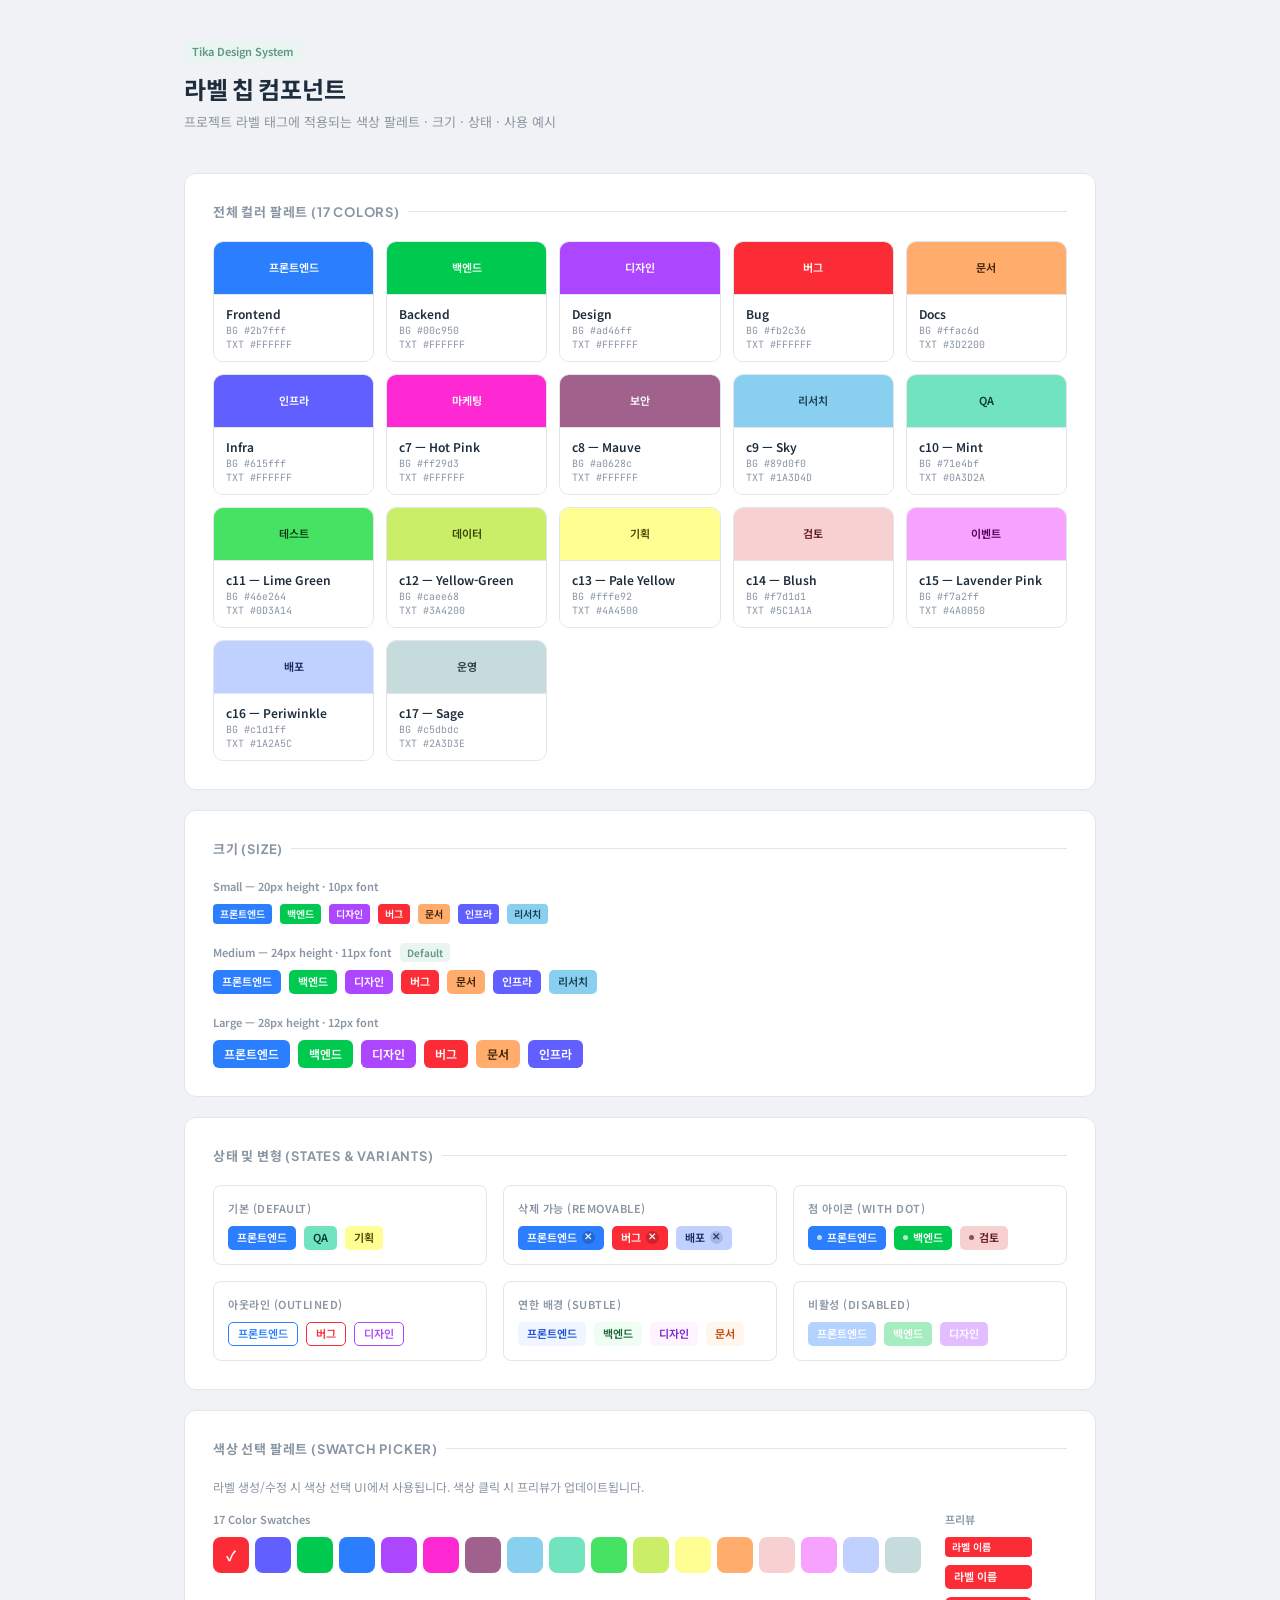
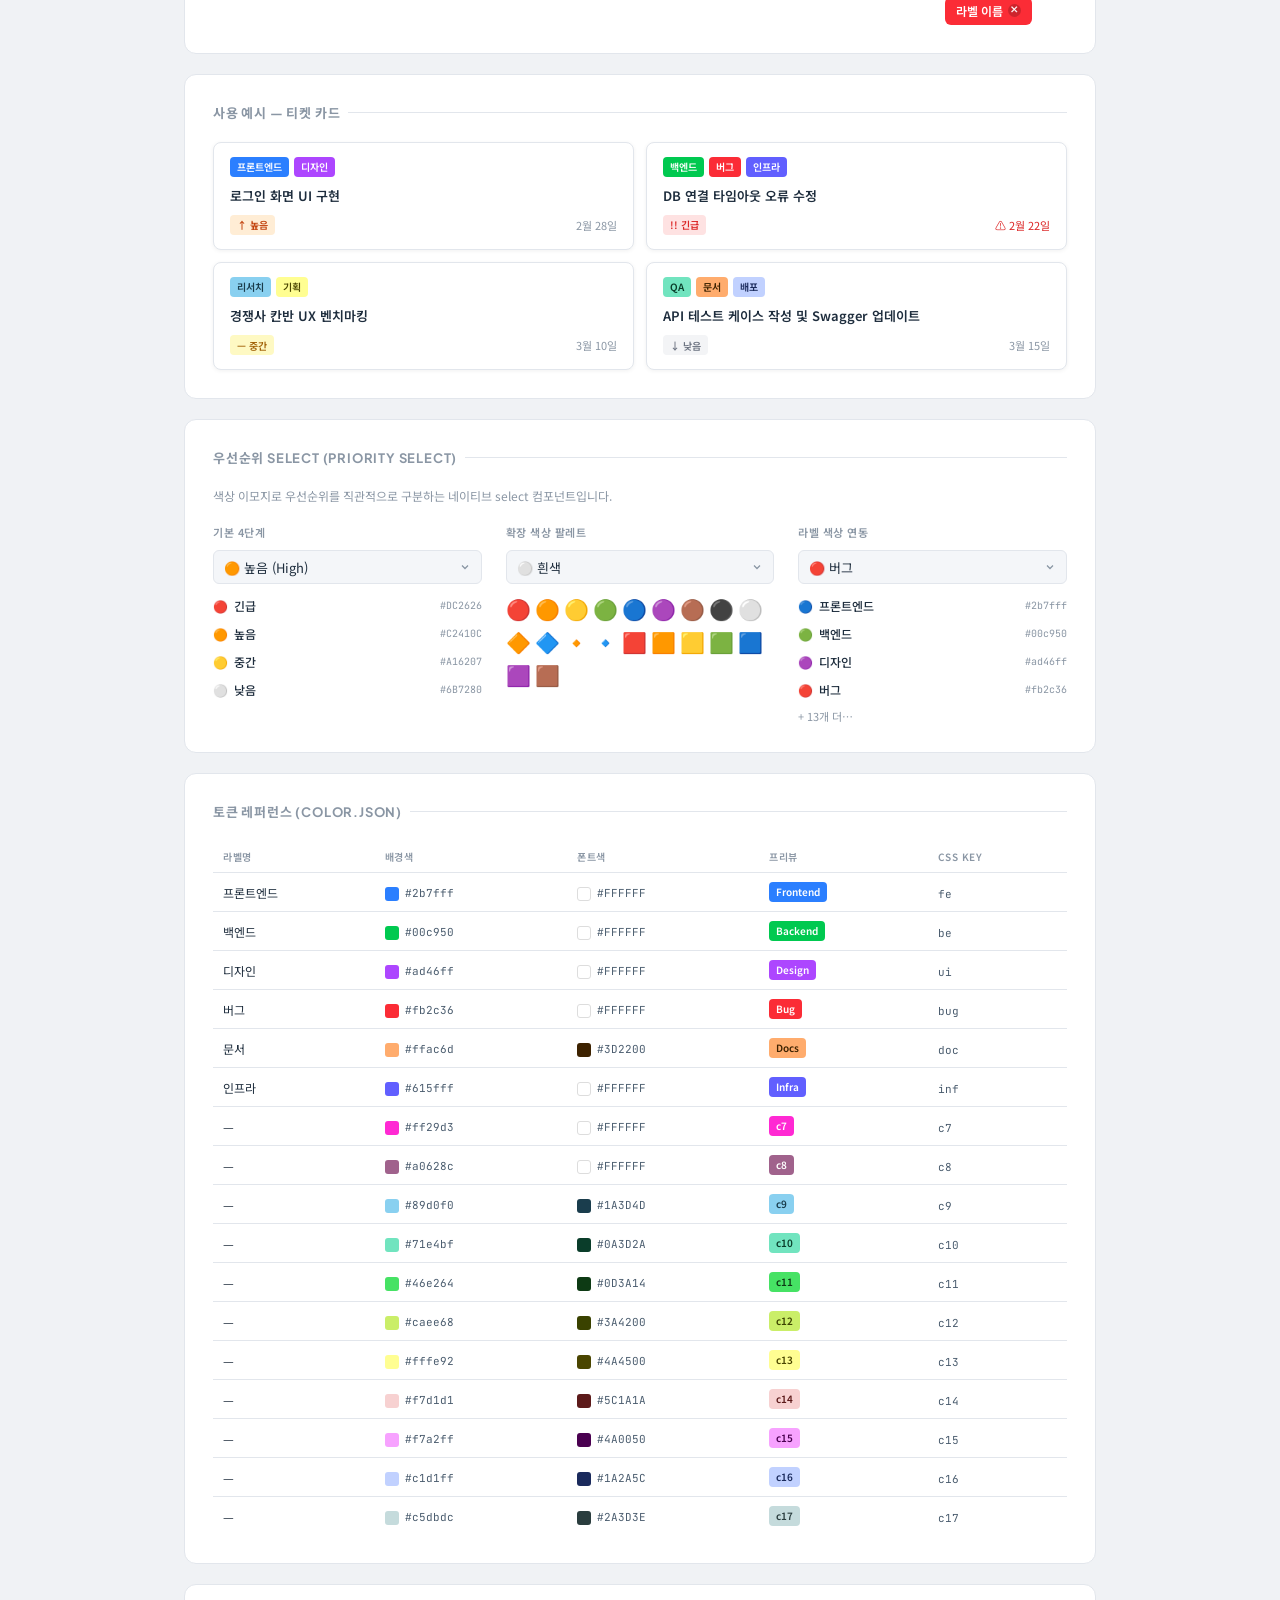
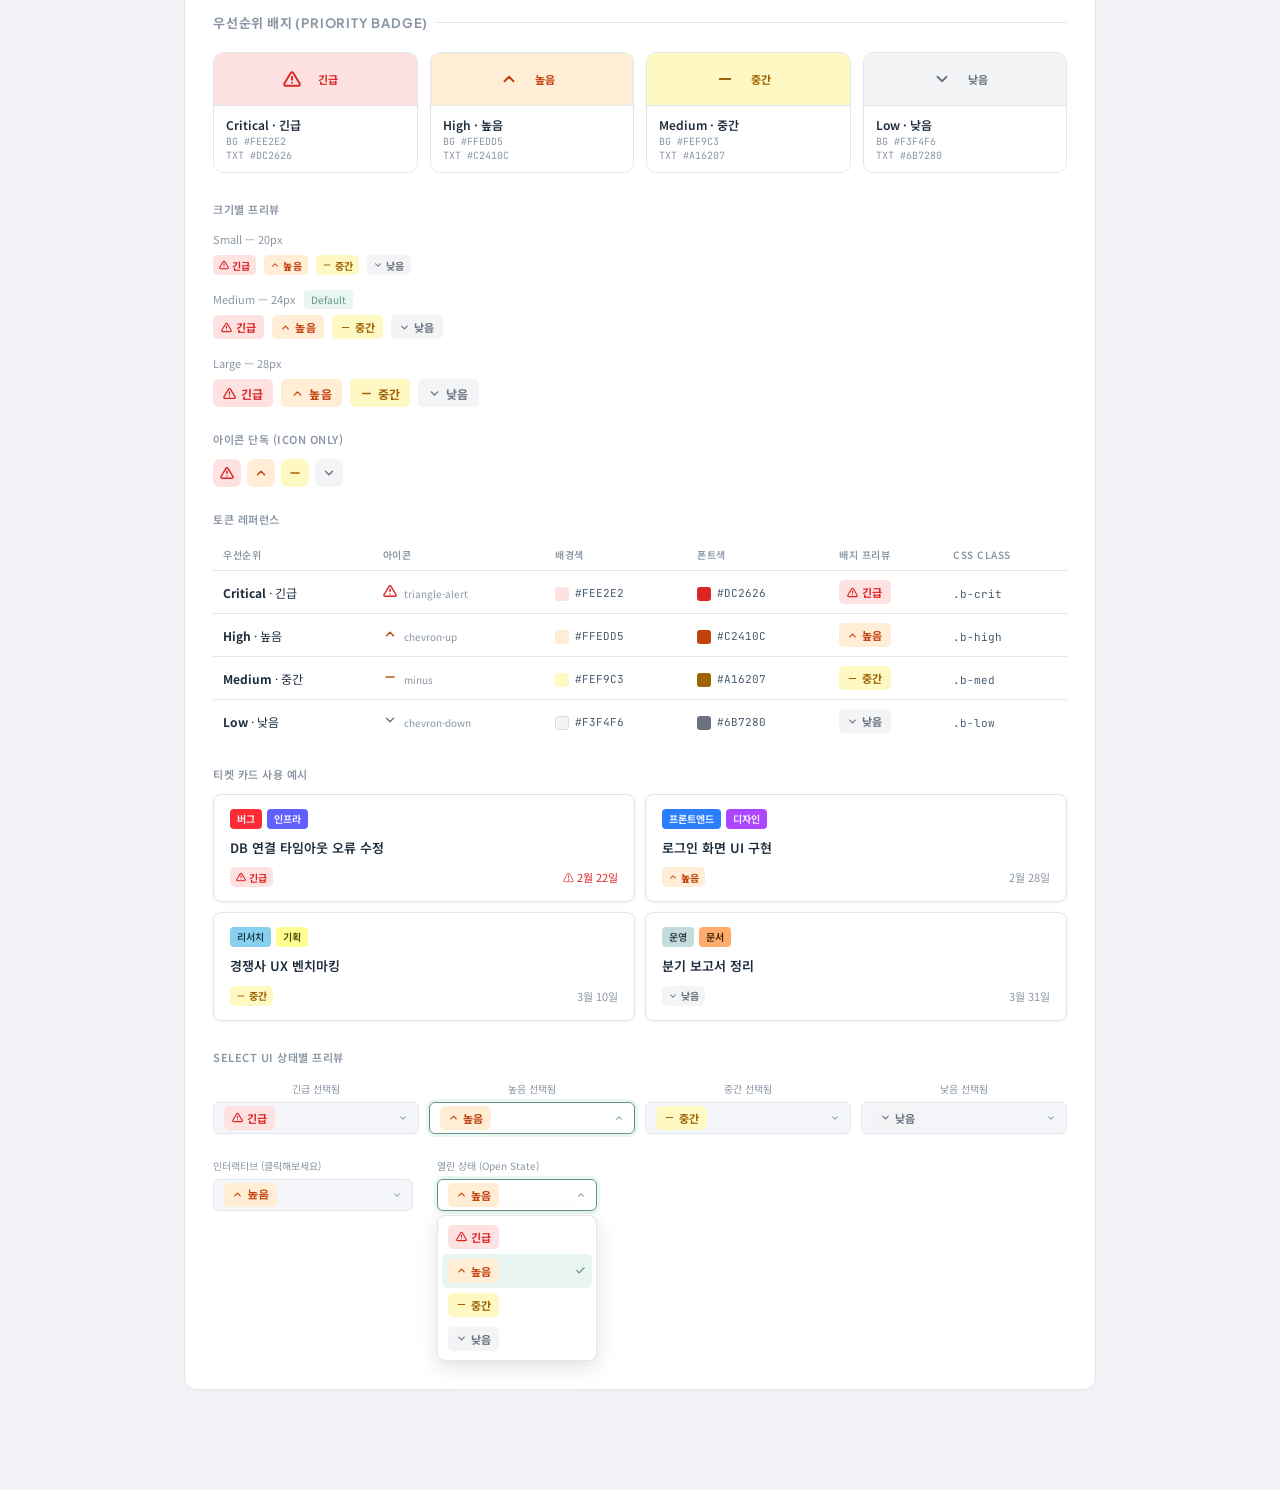
<file: docs/resource/label-chip-system.html>
<!DOCTYPE html>
<html lang="ko">
<head>
<meta charset="UTF-8"/>
<meta name="viewport" content="width=device-width, initial-scale=1.0"/>
<title>Tika — 라벨 칩 컴포넌트</title>
<link rel="preconnect" href="https://fonts.googleapis.com"/>
<link rel="preconnect" href="https://fonts.gstatic.com" crossorigin/>
<link href="https://fonts.googleapis.com/css2?family=Noto+Sans+KR:wght@400;500;600;700&family=Plus+Jakarta+Sans:wght@500;600;700&family=JetBrains+Mono:wght@400;500&display=swap" rel="stylesheet"/>
<style>
:root {
  --font-display:'Plus Jakarta Sans','Noto Sans KR',sans-serif;
  --font-body:'Noto Sans KR','Plus Jakarta Sans',sans-serif;
  --font-mono:'JetBrains Mono',monospace;
  --bg:#F0F2F5;
  --card:#FFFFFF;
  --border:#E2E6EC;
  --border-strong:#CDD3DC;
  --text-primary:#1E2D3D;
  --text-secondary:#4A5C6E;
  --text-muted:#8A96A4;
  --accent:#629584;
  --accent-hover:#527D6F;
  --accent-light:#E8F5F0;
}
*,*::before,*::after{margin:0;padding:0;box-sizing:border-box}
html,body{font-family:var(--font-body);font-size:14px;color:var(--text-primary);background:var(--bg);-webkit-font-smoothing:antialiased}

.page{max-width:960px;margin:0 auto;padding:40px 24px 80px}

/* ── Page Header ── */
.page-header{margin-bottom:40px}
.page-title{font-family:var(--font-display);font-size:24px;font-weight:700;color:var(--text-primary);margin-bottom:6px}
.page-sub{font-size:13px;color:var(--text-muted);line-height:1.6}
.tika-tag{display:inline-flex;align-items:center;gap:4px;height:20px;padding:0 8px;border-radius:4px;background:var(--accent-light);color:var(--accent);font-size:11px;font-weight:600;margin-bottom:10px}

/* ── Section ── */
.section{background:var(--card);border-radius:12px;border:1px solid var(--border);padding:28px;margin-bottom:20px}
.section-title{font-family:var(--font-display);font-size:13px;font-weight:700;color:var(--text-muted);text-transform:uppercase;letter-spacing:.8px;margin-bottom:20px;display:flex;align-items:center;gap:8px}
.section-title::after{content:'';flex:1;height:1px;background:var(--border)}

/* ── CHIP BASE ── */
.chip{
  display:inline-flex;align-items:center;gap:5px;
  padding:0 10px;border-radius:5px;
  font-family:var(--font-body);font-weight:600;
  white-space:nowrap;cursor:default;
  transition:filter .15s, transform .1s;
  border:none;
  line-height:1;
}
.chip:hover{filter:brightness(.93);transform:translateY(-1px)}
.chip-sm{height:20px;font-size:10px;padding:0 7px;border-radius:4px;gap:4px}
.chip-md{height:24px;font-size:11px;padding:0 9px;border-radius:5px}
.chip-lg{height:28px;font-size:12px;padding:0 11px;border-radius:6px}

/* Remove button */
.chip-rm{
  width:13px;height:13px;display:inline-flex;align-items:center;justify-content:center;
  border:none;background:rgba(0,0,0,0.18);border-radius:50%;
  color:inherit;cursor:pointer;flex-shrink:0;
  font-style:normal;font-size:9px;line-height:1;padding:0;
  transition:background .12s;
}
.chip-rm:hover{background:rgba(0,0,0,0.38)}
/* light-bg chips need darker rm */
.chip.light .chip-rm{background:rgba(0,0,0,0.12)}
.chip.light .chip-rm:hover{background:rgba(0,0,0,0.25)}

/* dot icon */
.chip-dot{width:5px;height:5px;border-radius:50%;background:currentColor;opacity:.7;flex-shrink:0}

/* ── Color grid ── */
.color-grid{display:grid;grid-template-columns:repeat(auto-fill,minmax(160px,1fr));gap:12px}
.color-card{
  border:1px solid var(--border);border-radius:10px;overflow:hidden;
  transition:box-shadow .15s,transform .15s;cursor:default;
}
.color-card:hover{box-shadow:0 4px 16px rgba(0,0,0,.1);transform:translateY(-2px)}
.cc-swatch{height:52px;display:flex;align-items:center;justify-content:center;gap:6px;padding:0 12px}
.cc-info{padding:10px 12px;border-top:1px solid var(--border);background:var(--card)}
.cc-name{font-size:12px;font-weight:600;color:var(--text-primary);margin-bottom:2px}
.cc-hex{font-family:var(--font-mono);font-size:10px;color:var(--text-muted)}
.cc-text-hex{font-family:var(--font-mono);font-size:10px;color:var(--text-muted);margin-top:1px}

/* ── Sizes row ── */
.sizes-row{display:flex;align-items:center;gap:10px;flex-wrap:wrap}
.size-label{font-size:11px;color:var(--text-muted);font-weight:500;min-width:32px}

/* ── Chip group ── */
.chip-group{display:flex;flex-wrap:wrap;gap:8px;align-items:center}

/* ── State demo ── */
.state-grid{display:grid;grid-template-columns:repeat(3,1fr);gap:16px}
.state-card{border:1px solid var(--border);border-radius:8px;padding:14px}
.state-name{font-size:11px;font-weight:600;color:var(--text-muted);text-transform:uppercase;letter-spacing:.5px;margin-bottom:10px}

/* ── Usage example ── */
.ticket-mock{
  border:1px solid var(--border);border-radius:8px;padding:14px 16px;
  background:var(--card);box-shadow:0 1px 4px rgba(0,0,0,.06);
}
.ticket-top{display:flex;align-items:flex-start;justify-content:space-between;gap:10px;margin-bottom:10px}
.ticket-title-mock{font-size:13px;font-weight:600;color:var(--text-primary);line-height:1.4}
.ticket-chips{display:flex;flex-wrap:wrap;gap:5px;margin-bottom:10px}
.ticket-footer{display:flex;align-items:center;justify-content:space-between;font-size:11px;color:var(--text-muted)}
.priority-badge{display:inline-flex;align-items:center;gap:4px;height:20px;padding:0 7px;border-radius:4px;font-size:10px;font-weight:600}

/* ── Palette swatch strip ── */
.swatch-strip{display:flex;gap:6px;flex-wrap:wrap}
.swatch{
  width:36px;height:36px;border-radius:8px;cursor:pointer;
  display:flex;align-items:center;justify-content:center;
  transition:transform .12s,box-shadow .12s;
  border:2px solid transparent;
  position:relative;
}
.swatch:hover{transform:scale(1.15);box-shadow:0 4px 12px rgba(0,0,0,.2)}
.swatch.selected::after{
  content:'✓';position:absolute;font-size:14px;font-weight:700;
  color:inherit;
}

/* ── Priority badge ── */
.priority-icon-demo{display:flex;align-items:center;justify-content:center}
.priority-badge-demo{
  display:inline-flex;align-items:center;height:22px;padding:0 9px;
  border-radius:5px;font-size:11px;font-weight:700;letter-spacing:.2px;
}
/* pbadge = priority badge with icon */
.pbadge{
  display:inline-flex;align-items:center;gap:4px;
  font-weight:700;border-radius:5px;letter-spacing:.2px;white-space:nowrap;
  cursor:default;
}
.pbadge-sm{height:20px;font-size:10px;padding:0 6px;gap:3px}
.pbadge-md{height:24px;font-size:11px;padding:0 8px;gap:4px}
.pbadge-lg{height:28px;font-size:12px;padding:0 10px;gap:5px}
.picon{
  flex-shrink:0;fill:none;stroke:currentColor;
  stroke-width:2.5;stroke-linecap:round;stroke-linejoin:round;
}
.pbadge-sm .picon{width:10px;height:10px}
.pbadge-md .picon{width:11px;height:11px}
.pbadge-lg .picon{width:13px;height:13px}
/* icon-only circle */
.picon-only{
  width:28px;height:28px;border-radius:7px;
  display:inline-flex;align-items:center;justify-content:center;
  cursor:default;transition:filter .15s,transform .12s;
}
.picon-only:hover{filter:brightness(.9);transform:scale(1.1)}
.picon-only svg{width:14px;height:14px;fill:none;stroke:currentColor;stroke-width:2.5;stroke-linecap:round;stroke-linejoin:round}

/* ── Priority Select mock (trigger closed) ── */
.psel-mock{
  display:flex;align-items:center;justify-content:space-between;
  height:32px;padding:0 10px;
  border:1px solid var(--border);border-radius:6px;
  background:#F4F6F9;cursor:pointer;
}
.psel-mock.psel-open{
  border-color:var(--accent);background:#fff;
  box-shadow:0 0 0 3px var(--accent-light);
}

/* ── Priority Select interactive wrap ── */
.psel-wrap{position:relative;width:100%}
.psel-trigger{
  width:100%;height:32px;padding:0 10px;
  display:flex;align-items:center;justify-content:space-between;gap:6px;
  border:1px solid var(--border);border-radius:6px;
  background:#F4F6F9;cursor:pointer;transition:all .15s;
}
.psel-trigger:hover{border-color:var(--border-strong);background:#EAEDF1}
.psel-wrap.ps-open .psel-trigger{
  border-color:var(--accent);background:#fff;
  box-shadow:0 0 0 3px var(--accent-light);
}
.psel-chevron{color:var(--text-muted);flex-shrink:0;transition:transform .18s}
.psel-wrap.ps-open .psel-chevron{transform:rotate(180deg)}

.psel-menu{
  display:none;position:absolute;top:calc(100% + 4px);left:0;right:0;
  background:#fff;border:1px solid var(--border);border-radius:8px;
  box-shadow:0 6px 20px rgba(0,0,0,.12);padding:4px;z-index:50;
}
.psel-wrap.ps-open .psel-menu{display:block;animation:pdrop .14s ease-out}
@keyframes pdrop{from{opacity:0;transform:translateY(-4px)}to{opacity:1;transform:none}}

.psel-item{
  width:100%;padding:5px 6px;display:flex;align-items:center;
  border:none;background:transparent;cursor:pointer;border-radius:5px;
  transition:background .12s;
}
.psel-item:hover{background:#F0F4F8}
.psel-item.psel-item-sel{background:var(--accent-light)}

/* ── Open state static diagram ── */
.psel-menu-static{
  background:#fff;border:1px solid var(--border);border-radius:8px;
  box-shadow:0 6px 20px rgba(0,0,0,.12);padding:4px;width:160px;
}
.psel-item-static{
  padding:5px 6px;display:flex;align-items:center;justify-content:space-between;
  border-radius:5px;
}
.psel-item-active{background:var(--accent-light)}

/* ── Priority select demo ── */
.meta-select-demo{
  width:100%;height:34px;padding:0 10px;
  border:1px solid var(--border);border-radius:6px;
  font-family:var(--font-body);font-size:13px;color:var(--text-primary);
  background:#F4F6F9;outline:none;cursor:pointer;
  -webkit-appearance:none;appearance:none;
  background-image:url("data:image/svg+xml,%3Csvg xmlns='http://www.w3.org/2000/svg' width='12' height='12' viewBox='0 0 24 24' fill='none' stroke='%238A96A4' stroke-width='2.5'%3E%3Cpath d='m6 9 6 6 6-6'/%3E%3C/svg%3E");
  background-repeat:no-repeat;background-position:right 10px center;padding-right:28px;
}
.meta-select-demo:focus{border-color:var(--accent);background:#fff;box-shadow:0 0 0 3px var(--accent-light)}
.sel-opt-preview{
  display:flex;align-items:center;gap:6px;
  padding:3px 0;font-size:12px;
}
.sel-opt-label{font-weight:500;color:var(--text-primary);flex:1}
.sel-opt-hex{font-family:var(--font-mono);font-size:10px;color:var(--text-muted)}

/* ── Token table ── */
.token-table{width:100%;border-collapse:collapse;font-size:12px}
.token-table th{text-align:left;padding:8px 10px;font-size:10px;font-weight:600;color:var(--text-muted);text-transform:uppercase;letter-spacing:.5px;border-bottom:1px solid var(--border)}
.token-table td{padding:9px 10px;border-bottom:1px solid var(--border);vertical-align:middle}
.token-table tr:last-child td{border-bottom:none}
.token-table tr:hover td{background:#F8FAFC}
.mono{font-family:var(--font-mono);font-size:11px;color:var(--text-secondary)}
.swatch-sm{width:14px;height:14px;border-radius:3px;display:inline-block;flex-shrink:0;vertical-align:middle;margin-right:6px}
</style>
</head>
<body>
<div class="page">

  <!-- Page Header -->
  <div class="page-header">
    <div class="tika-tag">Tika Design System</div>
    <div class="page-title">라벨 칩 컴포넌트</div>
    <div class="page-sub">프로젝트 라벨 태그에 적용되는 색상 팔레트 · 크기 · 상태 · 사용 예시</div>
  </div>

  <!-- ══ 1. 전체 컬러 팔레트 ══ -->
  <div class="section">
    <div class="section-title">전체 컬러 팔레트 (17 Colors)</div>
    <div class="color-grid">

      <!-- Preset 6 -->
      <div class="color-card">
        <div class="cc-swatch" style="background:#2b7fff">
          <span class="chip chip-md" style="background:#2b7fff;color:#fff">프론트엔드</span>
        </div>
        <div class="cc-info">
          <div class="cc-name">Frontend</div>
          <div class="cc-hex">BG #2b7fff</div>
          <div class="cc-text-hex">TXT #FFFFFF</div>
        </div>
      </div>

      <div class="color-card">
        <div class="cc-swatch" style="background:#00c950">
          <span class="chip chip-md" style="background:#00c950;color:#fff">백엔드</span>
        </div>
        <div class="cc-info">
          <div class="cc-name">Backend</div>
          <div class="cc-hex">BG #00c950</div>
          <div class="cc-text-hex">TXT #FFFFFF</div>
        </div>
      </div>

      <div class="color-card">
        <div class="cc-swatch" style="background:#ad46ff">
          <span class="chip chip-md" style="background:#ad46ff;color:#fff">디자인</span>
        </div>
        <div class="cc-info">
          <div class="cc-name">Design</div>
          <div class="cc-hex">BG #ad46ff</div>
          <div class="cc-text-hex">TXT #FFFFFF</div>
        </div>
      </div>

      <div class="color-card">
        <div class="cc-swatch" style="background:#fb2c36">
          <span class="chip chip-md" style="background:#fb2c36;color:#fff">버그</span>
        </div>
        <div class="cc-info">
          <div class="cc-name">Bug</div>
          <div class="cc-hex">BG #fb2c36</div>
          <div class="cc-text-hex">TXT #FFFFFF</div>
        </div>
      </div>

      <div class="color-card">
        <div class="cc-swatch" style="background:#ffac6d">
          <span class="chip chip-md" style="background:#ffac6d;color:#3D2200">문서</span>
        </div>
        <div class="cc-info">
          <div class="cc-name">Docs</div>
          <div class="cc-hex">BG #ffac6d</div>
          <div class="cc-text-hex">TXT #3D2200</div>
        </div>
      </div>

      <div class="color-card">
        <div class="cc-swatch" style="background:#615fff">
          <span class="chip chip-md" style="background:#615fff;color:#fff">인프라</span>
        </div>
        <div class="cc-info">
          <div class="cc-name">Infra</div>
          <div class="cc-hex">BG #615fff</div>
          <div class="cc-text-hex">TXT #FFFFFF</div>
        </div>
      </div>

      <!-- Extended 11 -->
      <div class="color-card">
        <div class="cc-swatch" style="background:#ff29d3">
          <span class="chip chip-md" style="background:#ff29d3;color:#fff">마케팅</span>
        </div>
        <div class="cc-info">
          <div class="cc-name">c7 — Hot Pink</div>
          <div class="cc-hex">BG #ff29d3</div>
          <div class="cc-text-hex">TXT #FFFFFF</div>
        </div>
      </div>

      <div class="color-card">
        <div class="cc-swatch" style="background:#a0628c">
          <span class="chip chip-md" style="background:#a0628c;color:#fff">보안</span>
        </div>
        <div class="cc-info">
          <div class="cc-name">c8 — Mauve</div>
          <div class="cc-hex">BG #a0628c</div>
          <div class="cc-text-hex">TXT #FFFFFF</div>
        </div>
      </div>

      <div class="color-card">
        <div class="cc-swatch" style="background:#89d0f0">
          <span class="chip chip-md" style="background:#89d0f0;color:#1A3D4D">리서치</span>
        </div>
        <div class="cc-info">
          <div class="cc-name">c9 — Sky</div>
          <div class="cc-hex">BG #89d0f0</div>
          <div class="cc-text-hex">TXT #1A3D4D</div>
        </div>
      </div>

      <div class="color-card">
        <div class="cc-swatch" style="background:#71e4bf">
          <span class="chip chip-md" style="background:#71e4bf;color:#0A3D2A">QA</span>
        </div>
        <div class="cc-info">
          <div class="cc-name">c10 — Mint</div>
          <div class="cc-hex">BG #71e4bf</div>
          <div class="cc-text-hex">TXT #0A3D2A</div>
        </div>
      </div>

      <div class="color-card">
        <div class="cc-swatch" style="background:#46e264">
          <span class="chip chip-md" style="background:#46e264;color:#0D3A14">테스트</span>
        </div>
        <div class="cc-info">
          <div class="cc-name">c11 — Lime Green</div>
          <div class="cc-hex">BG #46e264</div>
          <div class="cc-text-hex">TXT #0D3A14</div>
        </div>
      </div>

      <div class="color-card">
        <div class="cc-swatch" style="background:#caee68">
          <span class="chip chip-md" style="background:#caee68;color:#3A4200">데이터</span>
        </div>
        <div class="cc-info">
          <div class="cc-name">c12 — Yellow-Green</div>
          <div class="cc-hex">BG #caee68</div>
          <div class="cc-text-hex">TXT #3A4200</div>
        </div>
      </div>

      <div class="color-card">
        <div class="cc-swatch" style="background:#fffe92">
          <span class="chip chip-md" style="background:#fffe92;color:#4A4500">기획</span>
        </div>
        <div class="cc-info">
          <div class="cc-name">c13 — Pale Yellow</div>
          <div class="cc-hex">BG #fffe92</div>
          <div class="cc-text-hex">TXT #4A4500</div>
        </div>
      </div>

      <div class="color-card">
        <div class="cc-swatch" style="background:#f7d1d1">
          <span class="chip chip-md" style="background:#f7d1d1;color:#5C1A1A">검토</span>
        </div>
        <div class="cc-info">
          <div class="cc-name">c14 — Blush</div>
          <div class="cc-hex">BG #f7d1d1</div>
          <div class="cc-text-hex">TXT #5C1A1A</div>
        </div>
      </div>

      <div class="color-card">
        <div class="cc-swatch" style="background:#f7a2ff">
          <span class="chip chip-md" style="background:#f7a2ff;color:#4A0050">이벤트</span>
        </div>
        <div class="cc-info">
          <div class="cc-name">c15 — Lavender Pink</div>
          <div class="cc-hex">BG #f7a2ff</div>
          <div class="cc-text-hex">TXT #4A0050</div>
        </div>
      </div>

      <div class="color-card">
        <div class="cc-swatch" style="background:#c1d1ff">
          <span class="chip chip-md" style="background:#c1d1ff;color:#1A2A5C">배포</span>
        </div>
        <div class="cc-info">
          <div class="cc-name">c16 — Periwinkle</div>
          <div class="cc-hex">BG #c1d1ff</div>
          <div class="cc-text-hex">TXT #1A2A5C</div>
        </div>
      </div>

      <div class="color-card">
        <div class="cc-swatch" style="background:#c5dbdc">
          <span class="chip chip-md" style="background:#c5dbdc;color:#2A3D3E">운영</span>
        </div>
        <div class="cc-info">
          <div class="cc-name">c17 — Sage</div>
          <div class="cc-hex">BG #c5dbdc</div>
          <div class="cc-text-hex">TXT #2A3D3E</div>
        </div>
      </div>

    </div>
  </div>

  <!-- ══ 2. 크기 ══ -->
  <div class="section">
    <div class="section-title">크기 (Size)</div>

    <div style="display:flex;flex-direction:column;gap:20px">
      <div>
        <div style="font-size:11px;font-weight:600;color:var(--text-muted);margin-bottom:10px">Small — 20px height · 10px font</div>
        <div class="chip-group">
          <span class="chip chip-sm" style="background:#2b7fff;color:#fff">프론트엔드</span>
          <span class="chip chip-sm" style="background:#00c950;color:#fff">백엔드</span>
          <span class="chip chip-sm" style="background:#ad46ff;color:#fff">디자인</span>
          <span class="chip chip-sm" style="background:#fb2c36;color:#fff">버그</span>
          <span class="chip chip-sm" style="background:#ffac6d;color:#3D2200">문서</span>
          <span class="chip chip-sm" style="background:#615fff;color:#fff">인프라</span>
          <span class="chip chip-sm" style="background:#89d0f0;color:#1A3D4D">리서치</span>
        </div>
      </div>

      <div>
        <div style="font-size:11px;font-weight:600;color:var(--text-muted);margin-bottom:10px">Medium — 24px height · 11px font <span style="background:var(--accent-light);color:var(--accent);padding:2px 7px;border-radius:4px;font-size:10px;margin-left:6px">Default</span></div>
        <div class="chip-group">
          <span class="chip chip-md" style="background:#2b7fff;color:#fff">프론트엔드</span>
          <span class="chip chip-md" style="background:#00c950;color:#fff">백엔드</span>
          <span class="chip chip-md" style="background:#ad46ff;color:#fff">디자인</span>
          <span class="chip chip-md" style="background:#fb2c36;color:#fff">버그</span>
          <span class="chip chip-md" style="background:#ffac6d;color:#3D2200">문서</span>
          <span class="chip chip-md" style="background:#615fff;color:#fff">인프라</span>
          <span class="chip chip-md" style="background:#89d0f0;color:#1A3D4D">리서치</span>
        </div>
      </div>

      <div>
        <div style="font-size:11px;font-weight:600;color:var(--text-muted);margin-bottom:10px">Large — 28px height · 12px font</div>
        <div class="chip-group">
          <span class="chip chip-lg" style="background:#2b7fff;color:#fff">프론트엔드</span>
          <span class="chip chip-lg" style="background:#00c950;color:#fff">백엔드</span>
          <span class="chip chip-lg" style="background:#ad46ff;color:#fff">디자인</span>
          <span class="chip chip-lg" style="background:#fb2c36;color:#fff">버그</span>
          <span class="chip chip-lg" style="background:#ffac6d;color:#3D2200">문서</span>
          <span class="chip chip-lg" style="background:#615fff;color:#fff">인프라</span>
        </div>
      </div>
    </div>
  </div>

  <!-- ══ 3. 상태 및 변형 ══ -->
  <div class="section">
    <div class="section-title">상태 및 변형 (States & Variants)</div>
    <div class="state-grid">

      <!-- Default -->
      <div class="state-card">
        <div class="state-name">기본 (Default)</div>
        <div class="chip-group">
          <span class="chip chip-md" style="background:#2b7fff;color:#fff">프론트엔드</span>
          <span class="chip chip-md" style="background:#71e4bf;color:#0A3D2A">QA</span>
          <span class="chip chip-md" style="background:#fffe92;color:#4A4500">기획</span>
        </div>
      </div>

      <!-- With Remove -->
      <div class="state-card">
        <div class="state-name">삭제 가능 (Removable)</div>
        <div class="chip-group">
          <span class="chip chip-md" style="background:#2b7fff;color:#fff">프론트엔드 <button class="chip-rm" onclick="this.parentElement.remove()">✕</button></span>
          <span class="chip chip-md" style="background:#fb2c36;color:#fff">버그 <button class="chip-rm" onclick="this.parentElement.remove()">✕</button></span>
          <span class="chip chip-md light" style="background:#c1d1ff;color:#1A2A5C">배포 <button class="chip-rm" onclick="this.parentElement.remove()">✕</button></span>
        </div>
      </div>

      <!-- With Dot -->
      <div class="state-card">
        <div class="state-name">점 아이콘 (With Dot)</div>
        <div class="chip-group">
          <span class="chip chip-md" style="background:#2b7fff;color:#fff"><span class="chip-dot"></span>프론트엔드</span>
          <span class="chip chip-md" style="background:#00c950;color:#fff"><span class="chip-dot"></span>백엔드</span>
          <span class="chip chip-md light" style="background:#f7d1d1;color:#5C1A1A"><span class="chip-dot"></span>검토</span>
        </div>
      </div>

      <!-- Outline style -->
      <div class="state-card">
        <div class="state-name">아웃라인 (Outlined)</div>
        <div class="chip-group">
          <span class="chip chip-md" style="background:transparent;color:#2b7fff;border:1.5px solid #2b7fff">프론트엔드</span>
          <span class="chip chip-md" style="background:transparent;color:#fb2c36;border:1.5px solid #fb2c36">버그</span>
          <span class="chip chip-md" style="background:transparent;color:#ad46ff;border:1.5px solid #ad46ff">디자인</span>
        </div>
      </div>

      <!-- Subtle (light bg) style -->
      <div class="state-card">
        <div class="state-name">연한 배경 (Subtle)</div>
        <div class="chip-group">
          <span class="chip chip-md" style="background:#EFF6FF;color:#1D4ED8">프론트엔드</span>
          <span class="chip chip-md" style="background:#F0FDF4;color:#166534">백엔드</span>
          <span class="chip chip-md" style="background:#FDF4FF;color:#7E22CE">디자인</span>
          <span class="chip chip-md" style="background:#FFF7ED;color:#C2410C">문서</span>
        </div>
      </div>

      <!-- Disabled -->
      <div class="state-card">
        <div class="state-name">비활성 (Disabled)</div>
        <div class="chip-group">
          <span class="chip chip-md" style="background:#2b7fff;color:#fff;opacity:.35;cursor:not-allowed;filter:none;transform:none">프론트엔드</span>
          <span class="chip chip-md" style="background:#00c950;color:#fff;opacity:.35;cursor:not-allowed;filter:none;transform:none">백엔드</span>
          <span class="chip chip-md" style="background:#ad46ff;color:#fff;opacity:.35;cursor:not-allowed;filter:none;transform:none">디자인</span>
        </div>
      </div>

    </div>
  </div>

  <!-- ══ 4. 컬러 스와치 피커 ══ -->
  <div class="section">
    <div class="section-title">색상 선택 팔레트 (Swatch Picker)</div>
    <p style="font-size:12px;color:var(--text-muted);margin-bottom:16px">라벨 생성/수정 시 색상 선택 UI에서 사용됩니다. 색상 클릭 시 프리뷰가 업데이트됩니다.</p>

    <div style="display:flex;gap:24px;align-items:flex-start;flex-wrap:wrap">
      <div>
        <div style="font-size:11px;font-weight:600;color:var(--text-muted);margin-bottom:10px">17 Color Swatches</div>
        <div class="swatch-strip" id="swatchStrip">
          <div class="swatch selected" style="background:#fb2c36;color:#fff" onclick="selectSwatch(this,'#fb2c36','#fff')"></div>
          <div class="swatch" style="background:#615fff;color:#fff" onclick="selectSwatch(this,'#615fff','#fff')"></div>
          <div class="swatch" style="background:#00c950;color:#fff" onclick="selectSwatch(this,'#00c950','#fff')"></div>
          <div class="swatch" style="background:#2b7fff;color:#fff" onclick="selectSwatch(this,'#2b7fff','#fff')"></div>
          <div class="swatch" style="background:#ad46ff;color:#fff" onclick="selectSwatch(this,'#ad46ff','#fff')"></div>
          <div class="swatch" style="background:#ff29d3;color:#fff" onclick="selectSwatch(this,'#ff29d3','#fff')"></div>
          <div class="swatch" style="background:#a0628c;color:#fff" onclick="selectSwatch(this,'#a0628c','#fff')"></div>
          <div class="swatch" style="background:#89d0f0;color:#1A3D4D" onclick="selectSwatch(this,'#89d0f0','#1A3D4D')"></div>
          <div class="swatch" style="background:#71e4bf;color:#0A3D2A" onclick="selectSwatch(this,'#71e4bf','#0A3D2A')"></div>
          <div class="swatch" style="background:#46e264;color:#0D3A14" onclick="selectSwatch(this,'#46e264','#0D3A14')"></div>
          <div class="swatch" style="background:#caee68;color:#3A4200" onclick="selectSwatch(this,'#caee68','#3A4200')"></div>
          <div class="swatch" style="background:#fffe92;color:#4A4500" onclick="selectSwatch(this,'#fffe92','#4A4500')"></div>
          <div class="swatch" style="background:#ffac6d;color:#3D2200" onclick="selectSwatch(this,'#ffac6d','#3D2200')"></div>
          <div class="swatch" style="background:#f7d1d1;color:#5C1A1A" onclick="selectSwatch(this,'#f7d1d1','#5C1A1A')"></div>
          <div class="swatch" style="background:#f7a2ff;color:#4A0050" onclick="selectSwatch(this,'#f7a2ff','#4A0050')"></div>
          <div class="swatch" style="background:#c1d1ff;color:#1A2A5C" onclick="selectSwatch(this,'#c1d1ff','#1A2A5C')"></div>
          <div class="swatch" style="background:#c5dbdc;color:#2A3D3E" onclick="selectSwatch(this,'#c5dbdc','#2A3D3E')"></div>
        </div>
      </div>
      <div>
        <div style="font-size:11px;font-weight:600;color:var(--text-muted);margin-bottom:10px">프리뷰</div>
        <div style="display:flex;flex-direction:column;gap:8px">
          <span class="chip chip-sm" id="previewSm" style="background:#fb2c36;color:#fff">라벨 이름</span>
          <span class="chip chip-md" id="previewMd" style="background:#fb2c36;color:#fff">라벨 이름</span>
          <span class="chip chip-lg" id="previewLg" style="background:#fb2c36;color:#fff">라벨 이름 <button class="chip-rm">✕</button></span>
        </div>
      </div>
    </div>
  </div>

  <!-- ══ 5. 사용 예시 — 티켓 카드 ══ -->
  <div class="section">
    <div class="section-title">사용 예시 — 티켓 카드</div>
    <div style="display:grid;grid-template-columns:1fr 1fr;gap:12px">

      <div class="ticket-mock">
        <div class="ticket-chips">
          <span class="chip chip-sm" style="background:#2b7fff;color:#fff">프론트엔드</span>
          <span class="chip chip-sm" style="background:#ad46ff;color:#fff">디자인</span>
        </div>
        <div class="ticket-title-mock">로그인 화면 UI 구현</div>
        <div class="ticket-footer" style="margin-top:10px">
          <span class="priority-badge" style="background:#FFEDD5;color:#C2410C">↑ 높음</span>
          <span>2월 28일</span>
        </div>
      </div>

      <div class="ticket-mock">
        <div class="ticket-chips">
          <span class="chip chip-sm" style="background:#00c950;color:#fff">백엔드</span>
          <span class="chip chip-sm" style="background:#fb2c36;color:#fff">버그</span>
          <span class="chip chip-sm" style="background:#615fff;color:#fff">인프라</span>
        </div>
        <div class="ticket-title-mock">DB 연결 타임아웃 오류 수정</div>
        <div class="ticket-footer" style="margin-top:10px">
          <span class="priority-badge" style="background:#FEE2E2;color:#DC2626">!! 긴급</span>
          <span style="color:#DC2626">⚠ 2월 22일</span>
        </div>
      </div>

      <div class="ticket-mock">
        <div class="ticket-chips">
          <span class="chip chip-sm" style="background:#89d0f0;color:#1A3D4D">리서치</span>
          <span class="chip chip-sm" style="background:#fffe92;color:#4A4500">기획</span>
        </div>
        <div class="ticket-title-mock">경쟁사 칸반 UX 벤치마킹</div>
        <div class="ticket-footer" style="margin-top:10px">
          <span class="priority-badge" style="background:#FEF9C3;color:#A16207">— 중간</span>
          <span>3월 10일</span>
        </div>
      </div>

      <div class="ticket-mock">
        <div class="ticket-chips">
          <span class="chip chip-sm" style="background:#71e4bf;color:#0A3D2A">QA</span>
          <span class="chip chip-sm" style="background:#ffac6d;color:#3D2200">문서</span>
          <span class="chip chip-sm" style="background:#c1d1ff;color:#1A2A5C">배포</span>
        </div>
        <div class="ticket-title-mock">API 테스트 케이스 작성 및 Swagger 업데이트</div>
        <div class="ticket-footer" style="margin-top:10px">
          <span class="priority-badge" style="background:#F3F4F6;color:#6B7280">↓ 낮음</span>
          <span>3월 15일</span>
        </div>
      </div>

    </div>
  </div>

  <!-- ══ 6. 우선순위 Select ══ -->
  <div class="section">
    <div class="section-title">우선순위 Select (Priority Select)</div>
    <p style="font-size:12px;color:var(--text-muted);margin-bottom:20px">색상 이모지로 우선순위를 직관적으로 구분하는 네이티브 select 컴포넌트입니다.</p>

    <div style="display:grid;grid-template-columns:repeat(3,1fr);gap:24px;align-items:start">

      <!-- 기본 4단계 -->
      <div>
        <div style="font-size:11px;font-weight:600;color:var(--text-muted);text-transform:uppercase;letter-spacing:.5px;margin-bottom:10px">기본 4단계</div>
        <select class="meta-select-demo">
          <option value="critical">🔴 긴급 (Critical)</option>
          <option value="high" selected>🟠 높음 (High)</option>
          <option value="medium">🟡 중간 (Medium)</option>
          <option value="low">⚪ 낮음 (Low)</option>
        </select>
        <div style="margin-top:10px;display:flex;flex-direction:column;gap:5px">
          <div class="sel-opt-preview"><span>🔴</span><span class="sel-opt-label">긴급</span><span class="sel-opt-hex">#DC2626</span></div>
          <div class="sel-opt-preview"><span>🟠</span><span class="sel-opt-label">높음</span><span class="sel-opt-hex">#C2410C</span></div>
          <div class="sel-opt-preview"><span>🟡</span><span class="sel-opt-label">중간</span><span class="sel-opt-hex">#A16207</span></div>
          <div class="sel-opt-preview"><span>⚪</span><span class="sel-opt-label">낮음</span><span class="sel-opt-hex">#6B7280</span></div>
        </div>
      </div>

      <!-- 확장 — 원형 이모지 팔레트 -->
      <div>
        <div style="font-size:11px;font-weight:600;color:var(--text-muted);text-transform:uppercase;letter-spacing:.5px;margin-bottom:10px">확장 색상 팔레트</div>
        <select class="meta-select-demo">
          <option value="c1">🔴 빨강</option>
          <option value="c2">🟠 주황</option>
          <option value="c3">🟡 노랑</option>
          <option value="c4">🟢 초록</option>
          <option value="c5">🔵 파랑</option>
          <option value="c6">🟣 보라</option>
          <option value="c7">🟤 갈색</option>
          <option value="c8">⚫ 검정</option>
          <option value="c9" selected>⚪ 흰색</option>
          <option value="c10">🔶 진한주황</option>
          <option value="c11">🔷 진한파랑</option>
          <option value="c12">🔸 연한주황</option>
          <option value="c13">🔹 연한파랑</option>
          <option value="c14">🟥 빨강사각</option>
          <option value="c15">🟧 주황사각</option>
          <option value="c16">🟨 노랑사각</option>
          <option value="c17">🟩 초록사각</option>
          <option value="c18">🟦 파랑사각</option>
          <option value="c19">🟪 보라사각</option>
          <option value="c20">🟫 갈색사각</option>
        </select>
        <div style="margin-top:10px;display:flex;flex-wrap:wrap;gap:4px">
          <span style="font-size:20px" title="🔴 빨강">🔴</span>
          <span style="font-size:20px" title="🟠 주황">🟠</span>
          <span style="font-size:20px" title="🟡 노랑">🟡</span>
          <span style="font-size:20px" title="🟢 초록">🟢</span>
          <span style="font-size:20px" title="🔵 파랑">🔵</span>
          <span style="font-size:20px" title="🟣 보라">🟣</span>
          <span style="font-size:20px" title="🟤 갈색">🟤</span>
          <span style="font-size:20px" title="⚫ 검정">⚫</span>
          <span style="font-size:20px" title="⚪ 흰색">⚪</span>
          <span style="font-size:20px" title="🔶 진한주황">🔶</span>
          <span style="font-size:20px" title="🔷 진한파랑">🔷</span>
          <span style="font-size:20px" title="🔸 연한주황">🔸</span>
          <span style="font-size:20px" title="🔹 연한파랑">🔹</span>
          <span style="font-size:20px" title="🟥">🟥</span>
          <span style="font-size:20px" title="🟧">🟧</span>
          <span style="font-size:20px" title="🟨">🟨</span>
          <span style="font-size:20px" title="🟩">🟩</span>
          <span style="font-size:20px" title="🟦">🟦</span>
          <span style="font-size:20px" title="🟪">🟪</span>
          <span style="font-size:20px" title="🟫">🟫</span>
        </div>
      </div>

      <!-- 라벨 색상 연동 -->
      <div>
        <div style="font-size:11px;font-weight:600;color:var(--text-muted);text-transform:uppercase;letter-spacing:.5px;margin-bottom:10px">라벨 색상 연동</div>
        <select class="meta-select-demo">
          <option value="fe">🔵 프론트엔드</option>
          <option value="be">🟢 백엔드</option>
          <option value="ui">🟣 디자인</option>
          <option value="bug" selected>🔴 버그</option>
          <option value="doc">🟠 문서</option>
          <option value="inf">🟣 인프라</option>
          <option value="c7">🟣 마케팅</option>
          <option value="c8">🟤 보안</option>
          <option value="c9">🔵 리서치</option>
          <option value="c10">🟢 QA</option>
          <option value="c11">🟢 테스트</option>
          <option value="c12">🟡 데이터</option>
          <option value="c13">🟡 기획</option>
          <option value="c14">🔴 검토</option>
          <option value="c15">🟣 이벤트</option>
          <option value="c16">🔵 배포</option>
          <option value="c17">⚪ 운영</option>
        </select>
        <div style="margin-top:10px;display:flex;flex-direction:column;gap:5px">
          <div class="sel-opt-preview"><span>🔵</span><span class="sel-opt-label">프론트엔드</span><span class="sel-opt-hex">#2b7fff</span></div>
          <div class="sel-opt-preview"><span>🟢</span><span class="sel-opt-label">백엔드</span><span class="sel-opt-hex">#00c950</span></div>
          <div class="sel-opt-preview"><span>🟣</span><span class="sel-opt-label">디자인</span><span class="sel-opt-hex">#ad46ff</span></div>
          <div class="sel-opt-preview"><span>🔴</span><span class="sel-opt-label">버그</span><span class="sel-opt-hex">#fb2c36</span></div>
          <div style="font-size:11px;color:var(--text-muted);margin-top:2px">+ 13개 더…</div>
        </div>
      </div>

    </div>
  </div>

  <!-- ══ 7. 토큰 레퍼런스 테이블 ══ -->
  <div class="section">
    <div class="section-title">토큰 레퍼런스 (COLOR.json)</div>
    <table class="token-table">
      <thead>
        <tr>
          <th>라벨명</th>
          <th>배경색</th>
          <th>폰트색</th>
          <th>프리뷰</th>
          <th>CSS Key</th>
        </tr>
      </thead>
      <tbody>
        <tr><td>프론트엔드</td><td><span class="swatch-sm" style="background:#2b7fff"></span><span class="mono">#2b7fff</span></td><td><span class="swatch-sm" style="background:#FFFFFF;border:1px solid #ddd"></span><span class="mono">#FFFFFF</span></td><td><span class="chip chip-sm" style="background:#2b7fff;color:#fff">Frontend</span></td><td><span class="mono">fe</span></td></tr>
        <tr><td>백엔드</td><td><span class="swatch-sm" style="background:#00c950"></span><span class="mono">#00c950</span></td><td><span class="swatch-sm" style="background:#FFFFFF;border:1px solid #ddd"></span><span class="mono">#FFFFFF</span></td><td><span class="chip chip-sm" style="background:#00c950;color:#fff">Backend</span></td><td><span class="mono">be</span></td></tr>
        <tr><td>디자인</td><td><span class="swatch-sm" style="background:#ad46ff"></span><span class="mono">#ad46ff</span></td><td><span class="swatch-sm" style="background:#FFFFFF;border:1px solid #ddd"></span><span class="mono">#FFFFFF</span></td><td><span class="chip chip-sm" style="background:#ad46ff;color:#fff">Design</span></td><td><span class="mono">ui</span></td></tr>
        <tr><td>버그</td><td><span class="swatch-sm" style="background:#fb2c36"></span><span class="mono">#fb2c36</span></td><td><span class="swatch-sm" style="background:#FFFFFF;border:1px solid #ddd"></span><span class="mono">#FFFFFF</span></td><td><span class="chip chip-sm" style="background:#fb2c36;color:#fff">Bug</span></td><td><span class="mono">bug</span></td></tr>
        <tr><td>문서</td><td><span class="swatch-sm" style="background:#ffac6d"></span><span class="mono">#ffac6d</span></td><td><span class="swatch-sm" style="background:#3D2200"></span><span class="mono">#3D2200</span></td><td><span class="chip chip-sm" style="background:#ffac6d;color:#3D2200">Docs</span></td><td><span class="mono">doc</span></td></tr>
        <tr><td>인프라</td><td><span class="swatch-sm" style="background:#615fff"></span><span class="mono">#615fff</span></td><td><span class="swatch-sm" style="background:#FFFFFF;border:1px solid #ddd"></span><span class="mono">#FFFFFF</span></td><td><span class="chip chip-sm" style="background:#615fff;color:#fff">Infra</span></td><td><span class="mono">inf</span></td></tr>
        <tr><td>—</td><td><span class="swatch-sm" style="background:#ff29d3"></span><span class="mono">#ff29d3</span></td><td><span class="swatch-sm" style="background:#FFFFFF;border:1px solid #ddd"></span><span class="mono">#FFFFFF</span></td><td><span class="chip chip-sm" style="background:#ff29d3;color:#fff">c7</span></td><td><span class="mono">c7</span></td></tr>
        <tr><td>—</td><td><span class="swatch-sm" style="background:#a0628c"></span><span class="mono">#a0628c</span></td><td><span class="swatch-sm" style="background:#FFFFFF;border:1px solid #ddd"></span><span class="mono">#FFFFFF</span></td><td><span class="chip chip-sm" style="background:#a0628c;color:#fff">c8</span></td><td><span class="mono">c8</span></td></tr>
        <tr><td>—</td><td><span class="swatch-sm" style="background:#89d0f0"></span><span class="mono">#89d0f0</span></td><td><span class="swatch-sm" style="background:#1A3D4D"></span><span class="mono">#1A3D4D</span></td><td><span class="chip chip-sm" style="background:#89d0f0;color:#1A3D4D">c9</span></td><td><span class="mono">c9</span></td></tr>
        <tr><td>—</td><td><span class="swatch-sm" style="background:#71e4bf"></span><span class="mono">#71e4bf</span></td><td><span class="swatch-sm" style="background:#0A3D2A"></span><span class="mono">#0A3D2A</span></td><td><span class="chip chip-sm" style="background:#71e4bf;color:#0A3D2A">c10</span></td><td><span class="mono">c10</span></td></tr>
        <tr><td>—</td><td><span class="swatch-sm" style="background:#46e264"></span><span class="mono">#46e264</span></td><td><span class="swatch-sm" style="background:#0D3A14"></span><span class="mono">#0D3A14</span></td><td><span class="chip chip-sm" style="background:#46e264;color:#0D3A14">c11</span></td><td><span class="mono">c11</span></td></tr>
        <tr><td>—</td><td><span class="swatch-sm" style="background:#caee68"></span><span class="mono">#caee68</span></td><td><span class="swatch-sm" style="background:#3A4200"></span><span class="mono">#3A4200</span></td><td><span class="chip chip-sm" style="background:#caee68;color:#3A4200">c12</span></td><td><span class="mono">c12</span></td></tr>
        <tr><td>—</td><td><span class="swatch-sm" style="background:#fffe92"></span><span class="mono">#fffe92</span></td><td><span class="swatch-sm" style="background:#4A4500"></span><span class="mono">#4A4500</span></td><td><span class="chip chip-sm" style="background:#fffe92;color:#4A4500">c13</span></td><td><span class="mono">c13</span></td></tr>
        <tr><td>—</td><td><span class="swatch-sm" style="background:#f7d1d1"></span><span class="mono">#f7d1d1</span></td><td><span class="swatch-sm" style="background:#5C1A1A"></span><span class="mono">#5C1A1A</span></td><td><span class="chip chip-sm" style="background:#f7d1d1;color:#5C1A1A">c14</span></td><td><span class="mono">c14</span></td></tr>
        <tr><td>—</td><td><span class="swatch-sm" style="background:#f7a2ff"></span><span class="mono">#f7a2ff</span></td><td><span class="swatch-sm" style="background:#4A0050"></span><span class="mono">#4A0050</span></td><td><span class="chip chip-sm" style="background:#f7a2ff;color:#4A0050">c15</span></td><td><span class="mono">c15</span></td></tr>
        <tr><td>—</td><td><span class="swatch-sm" style="background:#c1d1ff"></span><span class="mono">#c1d1ff</span></td><td><span class="swatch-sm" style="background:#1A2A5C"></span><span class="mono">#1A2A5C</span></td><td><span class="chip chip-sm" style="background:#c1d1ff;color:#1A2A5C">c16</span></td><td><span class="mono">c16</span></td></tr>
        <tr><td>—</td><td><span class="swatch-sm" style="background:#c5dbdc"></span><span class="mono">#c5dbdc</span></td><td><span class="swatch-sm" style="background:#2A3D3E"></span><span class="mono">#2A3D3E</span></td><td><span class="chip chip-sm" style="background:#c5dbdc;color:#2A3D3E">c17</span></td><td><span class="mono">c17</span></td></tr>
      </tbody>
    </table>
  </div>


  <!-- ══ 8. 우선순위 아이콘 배지 ══ -->
  <div class="section">
    <div class="section-title">우선순위 배지 (Priority Badge)</div>

    <!-- 4종 카드 그리드 -->
    <div style="display:grid;grid-template-columns:repeat(4,1fr);gap:12px;margin-bottom:28px">

      <!-- Critical -->
      <div class="color-card">
        <div class="cc-swatch" style="background:#FEE2E2;gap:8px">
          <span class="priority-icon-demo" style="color:#DC2626">
            <svg width="18" height="18" viewBox="0 0 24 24" fill="none" stroke="currentColor" stroke-width="2.5" stroke-linecap="round" stroke-linejoin="round">
              <path d="M12 9v4"/><path d="M12 17h.01"/>
              <path d="M10.29 3.86L1.82 18a2 2 0 0 0 1.71 3h16.94a2 2 0 0 0 1.71-3L13.71 3.86a2 2 0 0 0-3.42 0z"/>
            </svg>
          </span>
          <span class="priority-badge-demo" style="background:#FEE2E2;color:#DC2626">긴급</span>
        </div>
        <div class="cc-info">
          <div class="cc-name">Critical · 긴급</div>
          <div class="cc-hex">BG #FEE2E2</div>
          <div class="cc-text-hex">TXT #DC2626</div>
        </div>
      </div>

      <!-- High -->
      <div class="color-card">
        <div class="cc-swatch" style="background:#FFEDD5;gap:8px">
          <span class="priority-icon-demo" style="color:#C2410C">
            <svg width="18" height="18" viewBox="0 0 24 24" fill="none" stroke="currentColor" stroke-width="2.5" stroke-linecap="round" stroke-linejoin="round">
              <path d="m18 15-6-6-6 6"/>
            </svg>
          </span>
          <span class="priority-badge-demo" style="background:#FFEDD5;color:#C2410C">높음</span>
        </div>
        <div class="cc-info">
          <div class="cc-name">High · 높음</div>
          <div class="cc-hex">BG #FFEDD5</div>
          <div class="cc-text-hex">TXT #C2410C</div>
        </div>
      </div>

      <!-- Medium -->
      <div class="color-card">
        <div class="cc-swatch" style="background:#FEF9C3;gap:8px">
          <span class="priority-icon-demo" style="color:#A16207">
            <svg width="18" height="18" viewBox="0 0 24 24" fill="none" stroke="currentColor" stroke-width="2.5" stroke-linecap="round" stroke-linejoin="round">
              <path d="M5 12h14"/>
            </svg>
          </span>
          <span class="priority-badge-demo" style="background:#FEF9C3;color:#A16207">중간</span>
        </div>
        <div class="cc-info">
          <div class="cc-name">Medium · 중간</div>
          <div class="cc-hex">BG #FEF9C3</div>
          <div class="cc-text-hex">TXT #A16207</div>
        </div>
      </div>

      <!-- Low -->
      <div class="color-card">
        <div class="cc-swatch" style="background:#F3F4F6;gap:8px">
          <span class="priority-icon-demo" style="color:#6B7280">
            <svg width="18" height="18" viewBox="0 0 24 24" fill="none" stroke="currentColor" stroke-width="2.5" stroke-linecap="round" stroke-linejoin="round">
              <path d="m6 9 6 6 6-6"/>
            </svg>
          </span>
          <span class="priority-badge-demo" style="background:#F3F4F6;color:#6B7280">낮음</span>
        </div>
        <div class="cc-info">
          <div class="cc-name">Low · 낮음</div>
          <div class="cc-hex">BG #F3F4F6</div>
          <div class="cc-text-hex">TXT #6B7280</div>
        </div>
      </div>

    </div>

    <!-- 크기별 배지 -->
    <div style="font-size:11px;font-weight:600;color:var(--text-muted);text-transform:uppercase;letter-spacing:.5px;margin-bottom:14px">크기별 프리뷰</div>
    <div style="display:flex;flex-direction:column;gap:16px">

      <div>
        <div style="font-size:11px;color:var(--text-muted);margin-bottom:8px">Small — 20px</div>
        <div class="chip-group">
          <span class="pbadge pbadge-sm" style="background:#FEE2E2;color:#DC2626">
            <svg class="picon" viewBox="0 0 24 24"><path d="M12 9v4"/><path d="M12 17h.01"/><path d="M10.29 3.86L1.82 18a2 2 0 0 0 1.71 3h16.94a2 2 0 0 0 1.71-3L13.71 3.86a2 2 0 0 0-3.42 0z"/></svg>
            긴급
          </span>
          <span class="pbadge pbadge-sm" style="background:#FFEDD5;color:#C2410C">
            <svg class="picon" viewBox="0 0 24 24"><path d="m18 15-6-6-6 6"/></svg>
            높음
          </span>
          <span class="pbadge pbadge-sm" style="background:#FEF9C3;color:#A16207">
            <svg class="picon" viewBox="0 0 24 24"><path d="M5 12h14"/></svg>
            중간
          </span>
          <span class="pbadge pbadge-sm" style="background:#F3F4F6;color:#6B7280">
            <svg class="picon" viewBox="0 0 24 24"><path d="m6 9 6 6 6-6"/></svg>
            낮음
          </span>
        </div>
      </div>

      <div>
        <div style="font-size:11px;color:var(--text-muted);margin-bottom:8px">Medium — 24px <span style="background:var(--accent-light);color:var(--accent);padding:2px 7px;border-radius:4px;font-size:10px;margin-left:6px">Default</span></div>
        <div class="chip-group">
          <span class="pbadge pbadge-md" style="background:#FEE2E2;color:#DC2626">
            <svg class="picon" viewBox="0 0 24 24"><path d="M12 9v4"/><path d="M12 17h.01"/><path d="M10.29 3.86L1.82 18a2 2 0 0 0 1.71 3h16.94a2 2 0 0 0 1.71-3L13.71 3.86a2 2 0 0 0-3.42 0z"/></svg>
            긴급
          </span>
          <span class="pbadge pbadge-md" style="background:#FFEDD5;color:#C2410C">
            <svg class="picon" viewBox="0 0 24 24"><path d="m18 15-6-6-6 6"/></svg>
            높음
          </span>
          <span class="pbadge pbadge-md" style="background:#FEF9C3;color:#A16207">
            <svg class="picon" viewBox="0 0 24 24"><path d="M5 12h14"/></svg>
            중간
          </span>
          <span class="pbadge pbadge-md" style="background:#F3F4F6;color:#6B7280">
            <svg class="picon" viewBox="0 0 24 24"><path d="m6 9 6 6 6-6"/></svg>
            낮음
          </span>
        </div>
      </div>

      <div>
        <div style="font-size:11px;color:var(--text-muted);margin-bottom:8px">Large — 28px</div>
        <div class="chip-group">
          <span class="pbadge pbadge-lg" style="background:#FEE2E2;color:#DC2626">
            <svg class="picon" viewBox="0 0 24 24"><path d="M12 9v4"/><path d="M12 17h.01"/><path d="M10.29 3.86L1.82 18a2 2 0 0 0 1.71 3h16.94a2 2 0 0 0 1.71-3L13.71 3.86a2 2 0 0 0-3.42 0z"/></svg>
            긴급
          </span>
          <span class="pbadge pbadge-lg" style="background:#FFEDD5;color:#C2410C">
            <svg class="picon" viewBox="0 0 24 24"><path d="m18 15-6-6-6 6"/></svg>
            높음
          </span>
          <span class="pbadge pbadge-lg" style="background:#FEF9C3;color:#A16207">
            <svg class="picon" viewBox="0 0 24 24"><path d="M5 12h14"/></svg>
            중간
          </span>
          <span class="pbadge pbadge-lg" style="background:#F3F4F6;color:#6B7280">
            <svg class="picon" viewBox="0 0 24 24"><path d="m6 9 6 6 6-6"/></svg>
            낮음
          </span>
        </div>
      </div>

    </div>

    <!-- 아이콘 단독 -->
    <div style="margin-top:24px">
      <div style="font-size:11px;font-weight:600;color:var(--text-muted);text-transform:uppercase;letter-spacing:.5px;margin-bottom:12px">아이콘 단독 (Icon Only)</div>
      <div class="chip-group" style="gap:6px">
        <span class="picon-only" style="background:#FEE2E2;color:#DC2626" title="긴급">
          <svg viewBox="0 0 24 24" fill="none" stroke="currentColor" stroke-width="2.5" stroke-linecap="round" stroke-linejoin="round"><path d="M12 9v4"/><path d="M12 17h.01"/><path d="M10.29 3.86L1.82 18a2 2 0 0 0 1.71 3h16.94a2 2 0 0 0 1.71-3L13.71 3.86a2 2 0 0 0-3.42 0z"/></svg>
        </span>
        <span class="picon-only" style="background:#FFEDD5;color:#C2410C" title="높음">
          <svg viewBox="0 0 24 24" fill="none" stroke="currentColor" stroke-width="2.5" stroke-linecap="round" stroke-linejoin="round"><path d="m18 15-6-6-6 6"/></svg>
        </span>
        <span class="picon-only" style="background:#FEF9C3;color:#A16207" title="중간">
          <svg viewBox="0 0 24 24" fill="none" stroke="currentColor" stroke-width="2.5" stroke-linecap="round" stroke-linejoin="round"><path d="M5 12h14"/></svg>
        </span>
        <span class="picon-only" style="background:#F3F4F6;color:#6B7280" title="낮음">
          <svg viewBox="0 0 24 24" fill="none" stroke="currentColor" stroke-width="2.5" stroke-linecap="round" stroke-linejoin="round"><path d="m6 9 6 6 6-6"/></svg>
        </span>
      </div>
    </div>

    <!-- 우선순위 토큰 테이블 -->
    <div style="margin-top:24px">
      <div style="font-size:11px;font-weight:600;color:var(--text-muted);text-transform:uppercase;letter-spacing:.5px;margin-bottom:12px">토큰 레퍼런스</div>
      <table class="token-table">
        <thead>
          <tr>
            <th>우선순위</th>
            <th>아이콘</th>
            <th>배경색</th>
            <th>폰트색</th>
            <th>배지 프리뷰</th>
            <th>CSS Class</th>
          </tr>
        </thead>
        <tbody>
          <tr>
            <td><strong>Critical</strong> · 긴급</td>
            <td>
              <svg width="14" height="14" viewBox="0 0 24 24" fill="none" stroke="#DC2626" stroke-width="2.5" stroke-linecap="round" stroke-linejoin="round">
                <path d="M12 9v4"/><path d="M12 17h.01"/>
                <path d="M10.29 3.86L1.82 18a2 2 0 0 0 1.71 3h16.94a2 2 0 0 0 1.71-3L13.71 3.86a2 2 0 0 0-3.42 0z"/>
              </svg>
              <span style="font-size:10px;color:var(--text-muted);margin-left:4px">triangle-alert</span>
            </td>
            <td><span class="swatch-sm" style="background:#FEE2E2"></span><span class="mono">#FEE2E2</span></td>
            <td><span class="swatch-sm" style="background:#DC2626"></span><span class="mono">#DC2626</span></td>
            <td><span class="pbadge pbadge-md" style="background:#FEE2E2;color:#DC2626"><svg class="picon" viewBox="0 0 24 24"><path d="M12 9v4"/><path d="M12 17h.01"/><path d="M10.29 3.86L1.82 18a2 2 0 0 0 1.71 3h16.94a2 2 0 0 0 1.71-3L13.71 3.86a2 2 0 0 0-3.42 0z"/></svg>긴급</span></td>
            <td><span class="mono">.b-crit</span></td>
          </tr>
          <tr>
            <td><strong>High</strong> · 높음</td>
            <td>
              <svg width="14" height="14" viewBox="0 0 24 24" fill="none" stroke="#C2410C" stroke-width="2.5" stroke-linecap="round" stroke-linejoin="round">
                <path d="m18 15-6-6-6 6"/>
              </svg>
              <span style="font-size:10px;color:var(--text-muted);margin-left:4px">chevron-up</span>
            </td>
            <td><span class="swatch-sm" style="background:#FFEDD5"></span><span class="mono">#FFEDD5</span></td>
            <td><span class="swatch-sm" style="background:#C2410C"></span><span class="mono">#C2410C</span></td>
            <td><span class="pbadge pbadge-md" style="background:#FFEDD5;color:#C2410C"><svg class="picon" viewBox="0 0 24 24"><path d="m18 15-6-6-6 6"/></svg>높음</span></td>
            <td><span class="mono">.b-high</span></td>
          </tr>
          <tr>
            <td><strong>Medium</strong> · 중간</td>
            <td>
              <svg width="14" height="14" viewBox="0 0 24 24" fill="none" stroke="#A16207" stroke-width="2.5" stroke-linecap="round" stroke-linejoin="round">
                <path d="M5 12h14"/>
              </svg>
              <span style="font-size:10px;color:var(--text-muted);margin-left:4px">minus</span>
            </td>
            <td><span class="swatch-sm" style="background:#FEF9C3"></span><span class="mono">#FEF9C3</span></td>
            <td><span class="swatch-sm" style="background:#A16207"></span><span class="mono">#A16207</span></td>
            <td><span class="pbadge pbadge-md" style="background:#FEF9C3;color:#A16207"><svg class="picon" viewBox="0 0 24 24"><path d="M5 12h14"/></svg>중간</span></td>
            <td><span class="mono">.b-med</span></td>
          </tr>
          <tr>
            <td><strong>Low</strong> · 낮음</td>
            <td>
              <svg width="14" height="14" viewBox="0 0 24 24" fill="none" stroke="#6B7280" stroke-width="2.5" stroke-linecap="round" stroke-linejoin="round">
                <path d="m6 9 6 6 6-6"/>
              </svg>
              <span style="font-size:10px;color:var(--text-muted);margin-left:4px">chevron-down</span>
            </td>
            <td><span class="swatch-sm" style="background:#F3F4F6;border:1px solid #ddd"></span><span class="mono">#F3F4F6</span></td>
            <td><span class="swatch-sm" style="background:#6B7280"></span><span class="mono">#6B7280</span></td>
            <td><span class="pbadge pbadge-md" style="background:#F3F4F6;color:#6B7280"><svg class="picon" viewBox="0 0 24 24"><path d="m6 9 6 6 6-6"/></svg>낮음</span></td>
            <td><span class="mono">.b-low</span></td>
          </tr>
        </tbody>
      </table>
    </div>

    <!-- 티켓 카드 사용 예시 -->
    <div style="margin-top:24px">
      <div style="font-size:11px;font-weight:600;color:var(--text-muted);text-transform:uppercase;letter-spacing:.5px;margin-bottom:12px">티켓 카드 사용 예시</div>
      <div style="display:grid;grid-template-columns:1fr 1fr;gap:10px">

        <div class="ticket-mock">
          <div class="ticket-chips">
            <span class="chip chip-sm" style="background:#fb2c36;color:#fff">버그</span>
            <span class="chip chip-sm" style="background:#615fff;color:#fff">인프라</span>
          </div>
          <div class="ticket-title-mock">DB 연결 타임아웃 오류 수정</div>
          <div class="ticket-footer" style="margin-top:10px">
            <span class="pbadge pbadge-sm" style="background:#FEE2E2;color:#DC2626">
              <svg class="picon" viewBox="0 0 24 24"><path d="M12 9v4"/><path d="M12 17h.01"/><path d="M10.29 3.86L1.82 18a2 2 0 0 0 1.71 3h16.94a2 2 0 0 0 1.71-3L13.71 3.86a2 2 0 0 0-3.42 0z"/></svg>
              긴급
            </span>
            <span style="font-size:11px;color:#DC2626">⚠ 2월 22일</span>
          </div>
        </div>

        <div class="ticket-mock">
          <div class="ticket-chips">
            <span class="chip chip-sm" style="background:#2b7fff;color:#fff">프론트엔드</span>
            <span class="chip chip-sm" style="background:#ad46ff;color:#fff">디자인</span>
          </div>
          <div class="ticket-title-mock">로그인 화면 UI 구현</div>
          <div class="ticket-footer" style="margin-top:10px">
            <span class="pbadge pbadge-sm" style="background:#FFEDD5;color:#C2410C">
              <svg class="picon" viewBox="0 0 24 24"><path d="m18 15-6-6-6 6"/></svg>
              높음
            </span>
            <span style="font-size:11px;color:var(--text-muted)">2월 28일</span>
          </div>
        </div>

        <div class="ticket-mock">
          <div class="ticket-chips">
            <span class="chip chip-sm" style="background:#89d0f0;color:#1A3D4D">리서치</span>
            <span class="chip chip-sm" style="background:#fffe92;color:#4A4500">기획</span>
          </div>
          <div class="ticket-title-mock">경쟁사 UX 벤치마킹</div>
          <div class="ticket-footer" style="margin-top:10px">
            <span class="pbadge pbadge-sm" style="background:#FEF9C3;color:#A16207">
              <svg class="picon" viewBox="0 0 24 24"><path d="M5 12h14"/></svg>
              중간
            </span>
            <span style="font-size:11px;color:var(--text-muted)">3월 10일</span>
          </div>
        </div>

        <div class="ticket-mock">
          <div class="ticket-chips">
            <span class="chip chip-sm" style="background:#c5dbdc;color:#2A3D3E">운영</span>
            <span class="chip chip-sm" style="background:#ffac6d;color:#3D2200">문서</span>
          </div>
          <div class="ticket-title-mock">분기 보고서 정리</div>
          <div class="ticket-footer" style="margin-top:10px">
            <span class="pbadge pbadge-sm" style="background:#F3F4F6;color:#6B7280">
              <svg class="picon" viewBox="0 0 24 24"><path d="m6 9 6 6 6-6"/></svg>
              낮음
            </span>
            <span style="font-size:11px;color:var(--text-muted)">3월 31일</span>
          </div>
        </div>

      </div>
    </div>

    <!-- ── Select UI 프리뷰 ── -->
    <div style="margin-top:28px">
      <div style="font-size:11px;font-weight:600;color:var(--text-muted);text-transform:uppercase;letter-spacing:.5px;margin-bottom:16px">Select UI 상태별 프리뷰</div>

      <!-- 선택 상태 4종 나란히 -->
      <div style="display:grid;grid-template-columns:repeat(4,1fr);gap:10px;margin-bottom:24px">

        <div>
          <div style="font-size:10px;color:var(--text-muted);margin-bottom:6px;text-align:center">긴급 선택됨</div>
          <div class="psel-mock">
            <span class="pbadge pbadge-md" style="background:#FEE2E2;color:#DC2626">
              <svg class="picon" viewBox="0 0 24 24"><path d="M12 9v4"/><path d="M12 17h.01"/><path d="M10.29 3.86L1.82 18a2 2 0 0 0 1.71 3h16.94a2 2 0 0 0 1.71-3L13.71 3.86a2 2 0 0 0-3.42 0z"/></svg>긴급
            </span>
            <svg width="10" height="10" viewBox="0 0 24 24" fill="none" stroke="#8A96A4" stroke-width="2.5" stroke-linecap="round" stroke-linejoin="round"><path d="m6 9 6 6 6-6"/></svg>
          </div>
        </div>

        <div>
          <div style="font-size:10px;color:var(--text-muted);margin-bottom:6px;text-align:center">높음 선택됨</div>
          <div class="psel-mock psel-open">
            <span class="pbadge pbadge-md" style="background:#FFEDD5;color:#C2410C">
              <svg class="picon" viewBox="0 0 24 24"><path d="m18 15-6-6-6 6"/></svg>높음
            </span>
            <svg width="10" height="10" viewBox="0 0 24 24" fill="none" stroke="#629584" stroke-width="2.5" stroke-linecap="round" stroke-linejoin="round"><path d="m18 15-6-6-6 6"/></svg>
          </div>
        </div>

        <div>
          <div style="font-size:10px;color:var(--text-muted);margin-bottom:6px;text-align:center">중간 선택됨</div>
          <div class="psel-mock">
            <span class="pbadge pbadge-md" style="background:#FEF9C3;color:#A16207">
              <svg class="picon" viewBox="0 0 24 24"><path d="M5 12h14"/></svg>중간
            </span>
            <svg width="10" height="10" viewBox="0 0 24 24" fill="none" stroke="#8A96A4" stroke-width="2.5" stroke-linecap="round" stroke-linejoin="round"><path d="m6 9 6 6 6-6"/></svg>
          </div>
        </div>

        <div>
          <div style="font-size:10px;color:var(--text-muted);margin-bottom:6px;text-align:center">낮음 선택됨</div>
          <div class="psel-mock">
            <span class="pbadge pbadge-md" style="background:#F3F4F6;color:#6B7280">
              <svg class="picon" viewBox="0 0 24 24"><path d="m6 9 6 6 6-6"/></svg>낮음
            </span>
            <svg width="10" height="10" viewBox="0 0 24 24" fill="none" stroke="#8A96A4" stroke-width="2.5" stroke-linecap="round" stroke-linejoin="round"><path d="m6 9 6 6 6-6"/></svg>
          </div>
        </div>

      </div>

      <!-- 드롭다운 열린 상태 + 인터랙티브 -->
      <div style="display:grid;grid-template-columns:200px 1fr;gap:24px;align-items:start">

        <!-- 인터랙티브 select -->
        <div>
          <div style="font-size:10px;color:var(--text-muted);margin-bottom:6px">인터랙티브 (클릭해보세요)</div>
          <div class="psel-wrap" id="psDemo">
            <button class="psel-trigger" id="psDemoTrigger" onclick="togglePsDemo()">
              <span id="psDemoVal"></span>
              <svg class="psel-chevron" id="psDemoChevron" width="10" height="10" viewBox="0 0 24 24" fill="none" stroke="currentColor" stroke-width="2.5" stroke-linecap="round" stroke-linejoin="round"><path d="m6 9 6 6 6-6"/></svg>
            </button>
            <div class="psel-menu" id="psDemoMenu">
              <button class="psel-item" data-v="critical" onclick="pickPs('critical')">
                <span class="pbadge pbadge-md" style="background:#FEE2E2;color:#DC2626">
                  <svg class="picon" viewBox="0 0 24 24"><path d="M12 9v4"/><path d="M12 17h.01"/><path d="M10.29 3.86L1.82 18a2 2 0 0 0 1.71 3h16.94a2 2 0 0 0 1.71-3L13.71 3.86a2 2 0 0 0-3.42 0z"/></svg>긴급
                </span>
              </button>
              <button class="psel-item" data-v="high" onclick="pickPs('high')">
                <span class="pbadge pbadge-md" style="background:#FFEDD5;color:#C2410C">
                  <svg class="picon" viewBox="0 0 24 24"><path d="m18 15-6-6-6 6"/></svg>높음
                </span>
              </button>
              <button class="psel-item" data-v="medium" onclick="pickPs('medium')">
                <span class="pbadge pbadge-md" style="background:#FEF9C3;color:#A16207">
                  <svg class="picon" viewBox="0 0 24 24"><path d="M5 12h14"/></svg>중간
                </span>
              </button>
              <button class="psel-item" data-v="low" onclick="pickPs('low')">
                <span class="pbadge pbadge-md" style="background:#F3F4F6;color:#6B7280">
                  <svg class="picon" viewBox="0 0 24 24"><path d="m6 9 6 6 6-6"/></svg>낮음
                </span>
              </button>
            </div>
          </div>
        </div>

        <!-- 드롭다운 오픈 상태 정적 도식 -->
        <div>
          <div style="font-size:10px;color:var(--text-muted);margin-bottom:6px">열린 상태 (Open State)</div>
          <div style="display:inline-block">
            <div class="psel-mock psel-open" style="margin-bottom:4px;width:160px">
              <span class="pbadge pbadge-md" style="background:#FFEDD5;color:#C2410C">
                <svg class="picon" viewBox="0 0 24 24"><path d="m18 15-6-6-6 6"/></svg>높음
              </span>
              <svg width="10" height="10" viewBox="0 0 24 24" fill="none" stroke="#629584" stroke-width="2.5" stroke-linecap="round" stroke-linejoin="round" style="transform:rotate(180deg)"><path d="m6 9 6 6 6-6"/></svg>
            </div>
            <div class="psel-menu-static">
              <div class="psel-item-static"><span class="pbadge pbadge-md" style="background:#FEE2E2;color:#DC2626"><svg class="picon" viewBox="0 0 24 24"><path d="M12 9v4"/><path d="M12 17h.01"/><path d="M10.29 3.86L1.82 18a2 2 0 0 0 1.71 3h16.94a2 2 0 0 0 1.71-3L13.71 3.86a2 2 0 0 0-3.42 0z"/></svg>긴급</span></div>
              <div class="psel-item-static psel-item-active"><span class="pbadge pbadge-md" style="background:#FFEDD5;color:#C2410C"><svg class="picon" viewBox="0 0 24 24"><path d="m18 15-6-6-6 6"/></svg>높음</span><svg width="11" height="11" viewBox="0 0 24 24" fill="none" stroke="#629584" stroke-width="2.5" stroke-linecap="round" stroke-linejoin="round"><path d="M20 6 9 17l-5-5"/></svg></div>
              <div class="psel-item-static"><span class="pbadge pbadge-md" style="background:#FEF9C3;color:#A16207"><svg class="picon" viewBox="0 0 24 24"><path d="M5 12h14"/></svg>중간</span></div>
              <div class="psel-item-static"><span class="pbadge pbadge-md" style="background:#F3F4F6;color:#6B7280"><svg class="picon" viewBox="0 0 24 24"><path d="m6 9 6 6 6-6"/></svg>낮음</span></div>
            </div>
          </div>
        </div>

      </div>
    </div>

  </div>

</div>

<script>
/* ── Priority select interactive demo ── */
const PS_MAP = {
  critical:{ bg:'#FEE2E2', color:'#DC2626', label:'긴급',
    icon:'<path d="M12 9v4"/><path d="M12 17h.01"/><path d="M10.29 3.86L1.82 18a2 2 0 0 0 1.71 3h16.94a2 2 0 0 0 1.71-3L13.71 3.86a2 2 0 0 0-3.42 0z"/>'},
  high:    { bg:'#FFEDD5', color:'#C2410C', label:'높음', icon:'<path d="m18 15-6-6-6 6"/>'},
  medium:  { bg:'#FEF9C3', color:'#A16207', label:'중간', icon:'<path d="M5 12h14"/>'},
  low:     { bg:'#F3F4F6', color:'#6B7280', label:'낮음', icon:'<path d="m6 9 6 6 6-6"/>'},
};
let psVal = 'high';

function renderPsDemo(v) {
  const p = PS_MAP[v];
  document.getElementById('psDemoVal').innerHTML =
    `<span class="pbadge pbadge-md" style="background:${p.bg};color:${p.color}"><svg class="picon" viewBox="0 0 24 24">${p.icon}</svg>${p.label}</span>`;
  document.querySelectorAll('#psDemoMenu .psel-item').forEach(el =>
    el.classList.toggle('psel-item-sel', el.dataset.v === v));
  psVal = v;
}
function togglePsDemo() {
  const wrap = document.getElementById('psDemo');
  wrap.classList.toggle('ps-open');
  document.getElementById('psDemoChevron').style.transform =
    wrap.classList.contains('ps-open') ? 'rotate(180deg)' : '';
}
function pickPs(v) {
  renderPsDemo(v);
  document.getElementById('psDemo').classList.remove('ps-open');
  document.getElementById('psDemoChevron').style.transform = '';
}
document.addEventListener('click', e => {
  const w = document.getElementById('psDemo');
  if (w && !w.contains(e.target)) {
    w.classList.remove('ps-open');
    document.getElementById('psDemoChevron').style.transform = '';
  }
});
renderPsDemo('high');

function selectSwatch(el, bg, txt) {
  document.querySelectorAll('#swatchStrip .swatch').forEach(s => s.classList.remove('selected'));
  el.classList.add('selected');
  ['previewSm','previewMd','previewLg'].forEach(id => {
    const el2 = document.getElementById(id);
    el2.style.background = bg;
    el2.style.color = txt;
  });
}
</script>
</body>
</html>
</file>
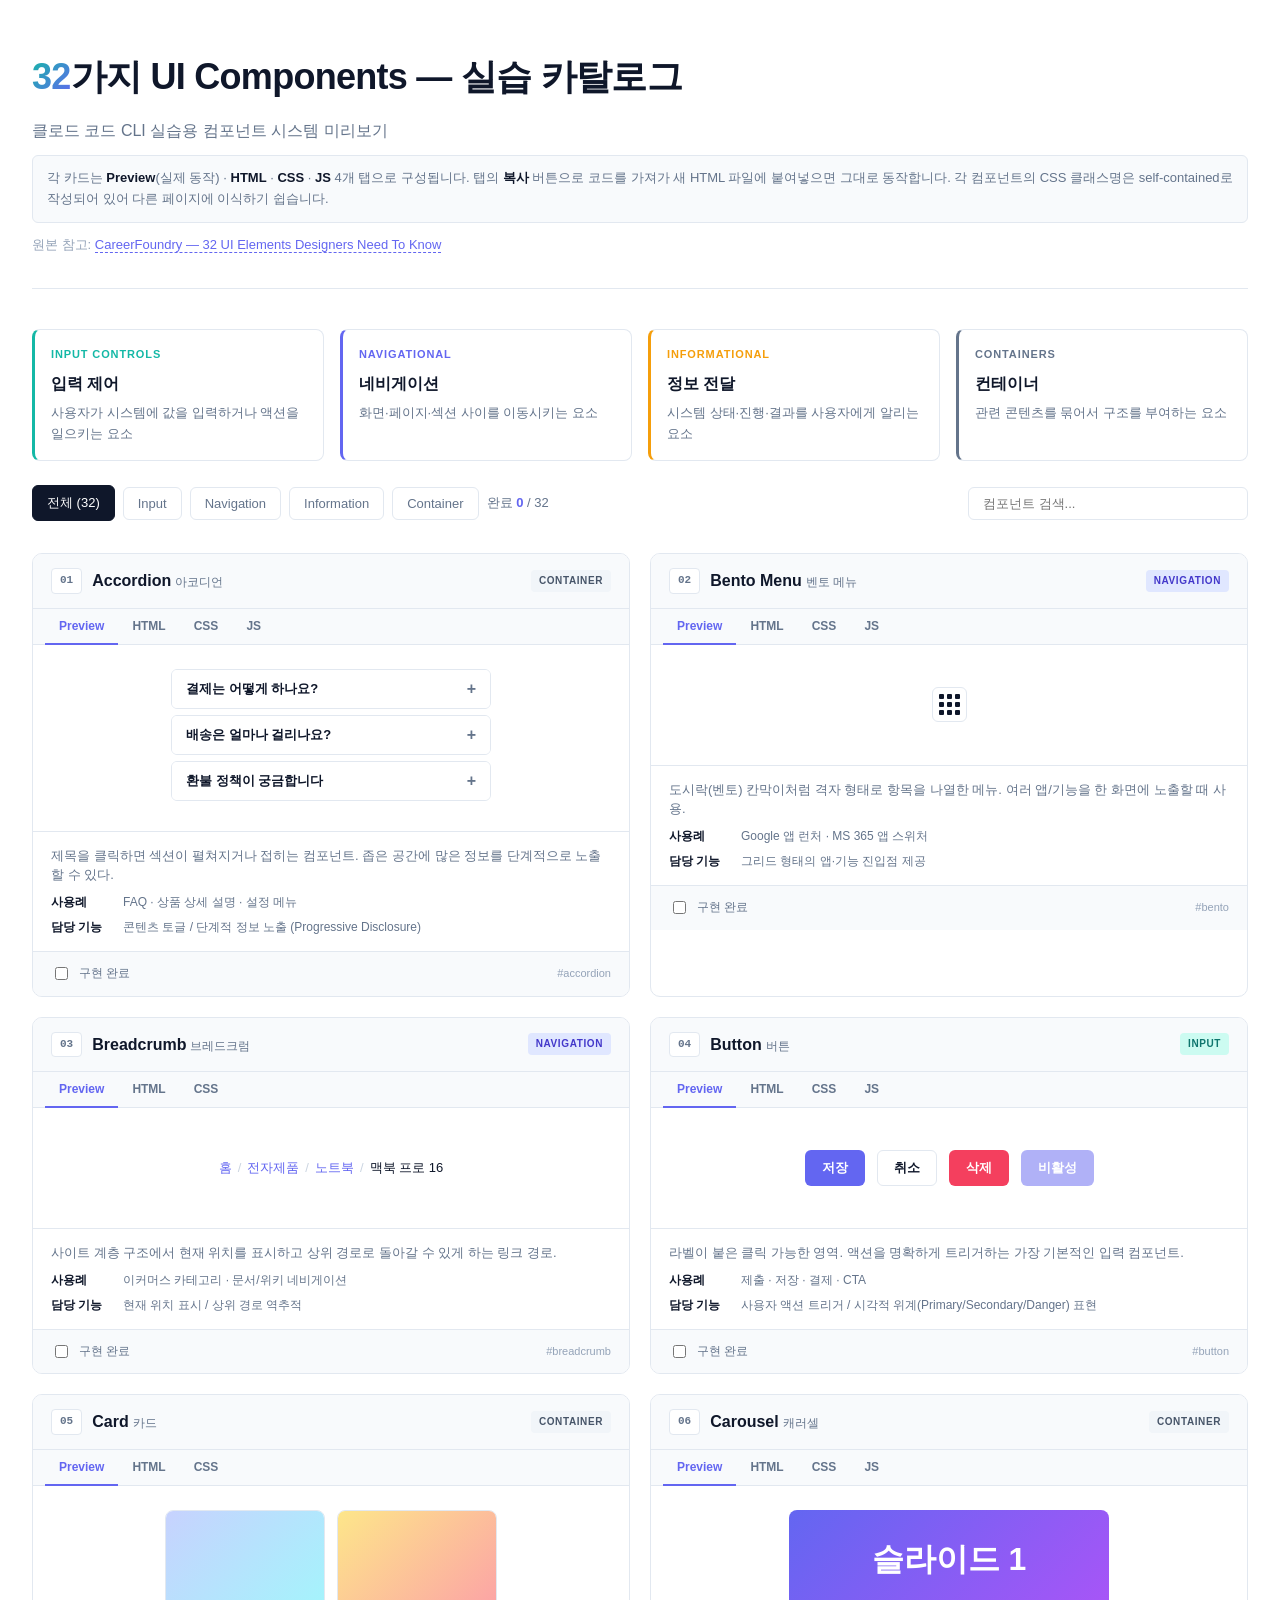
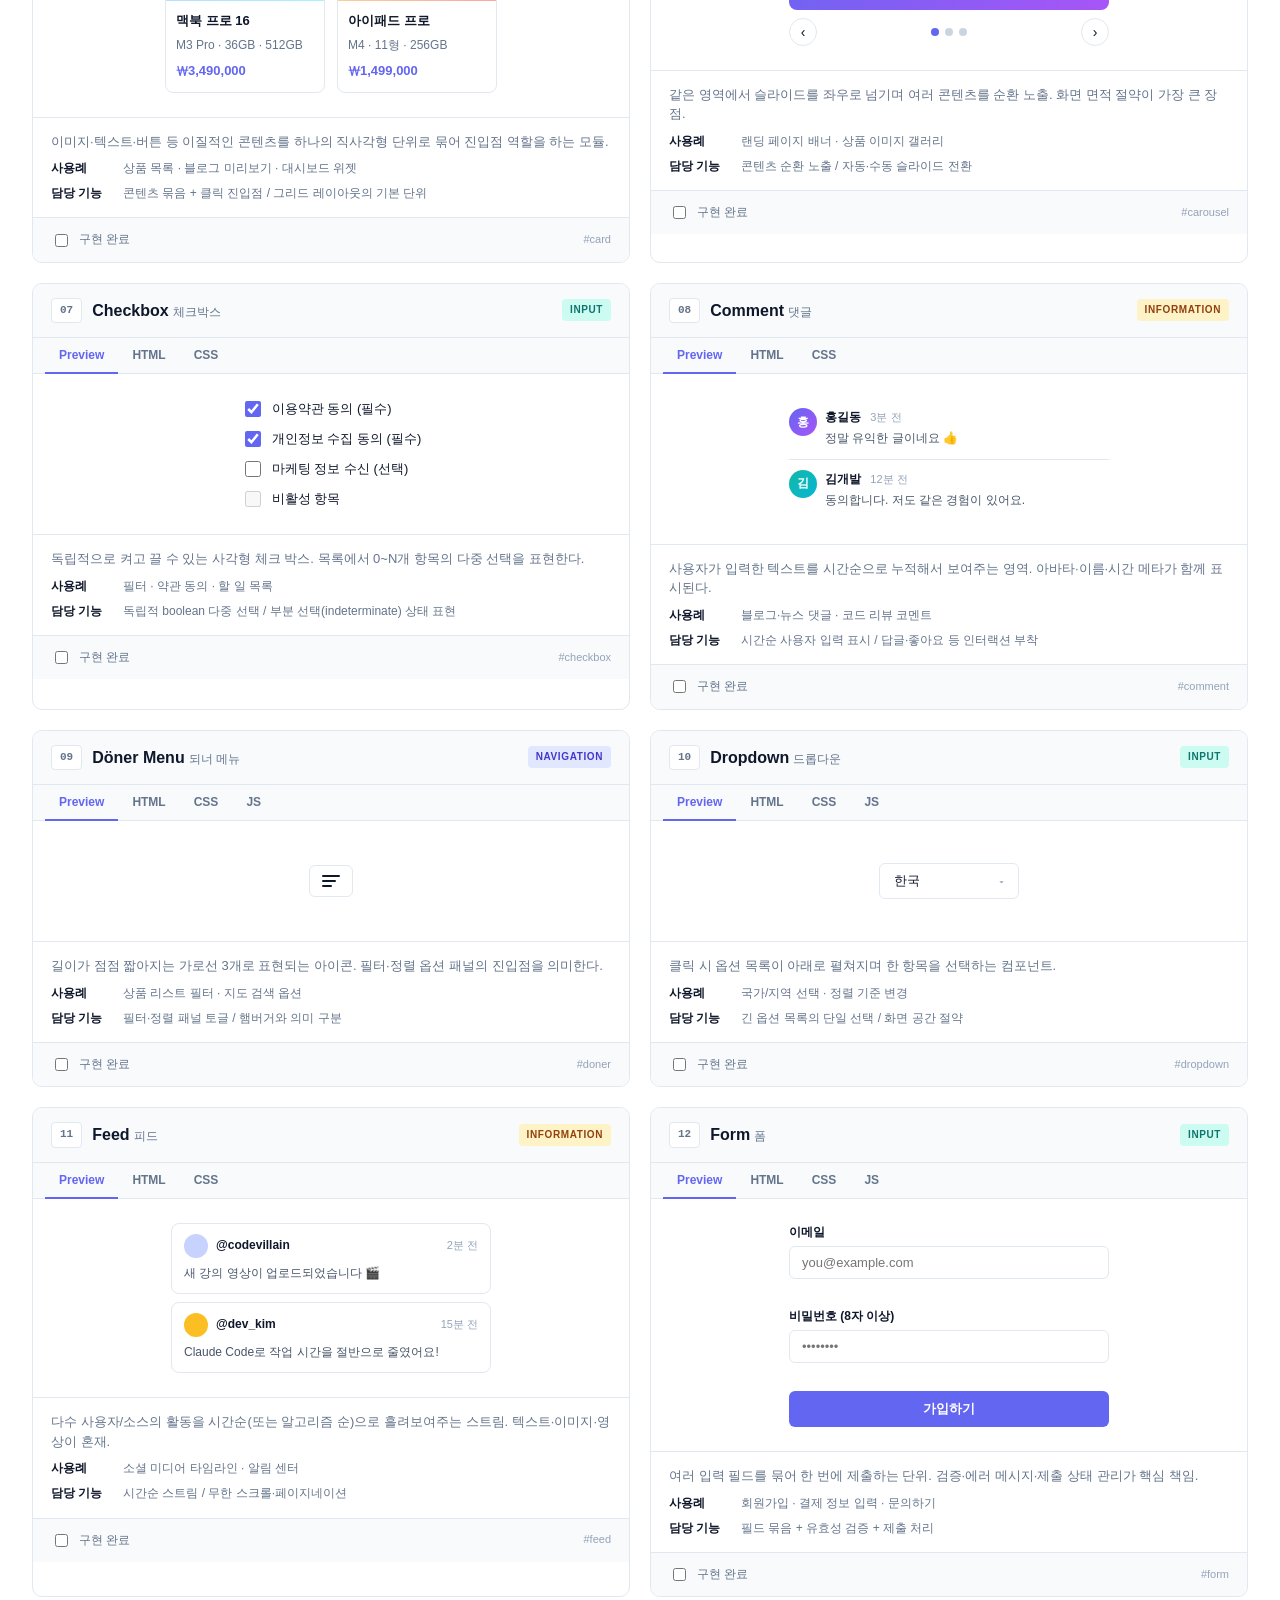
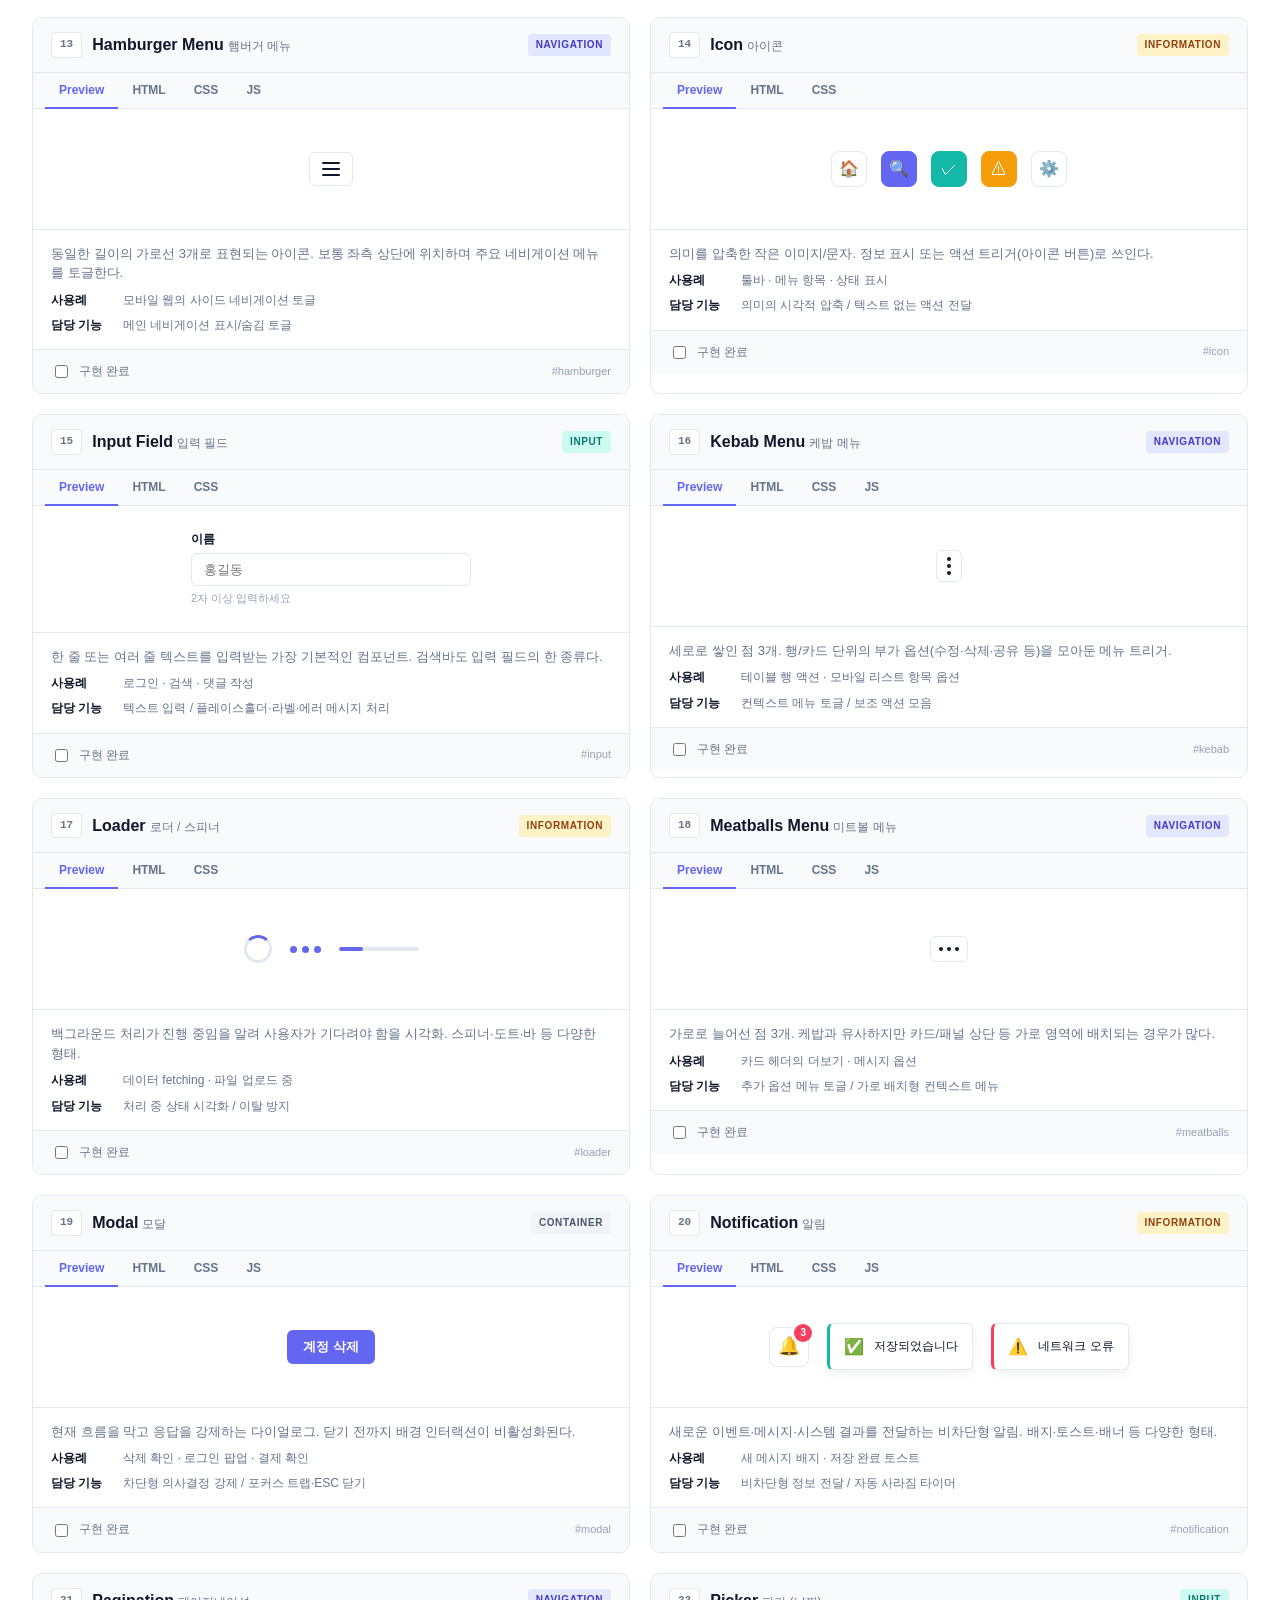
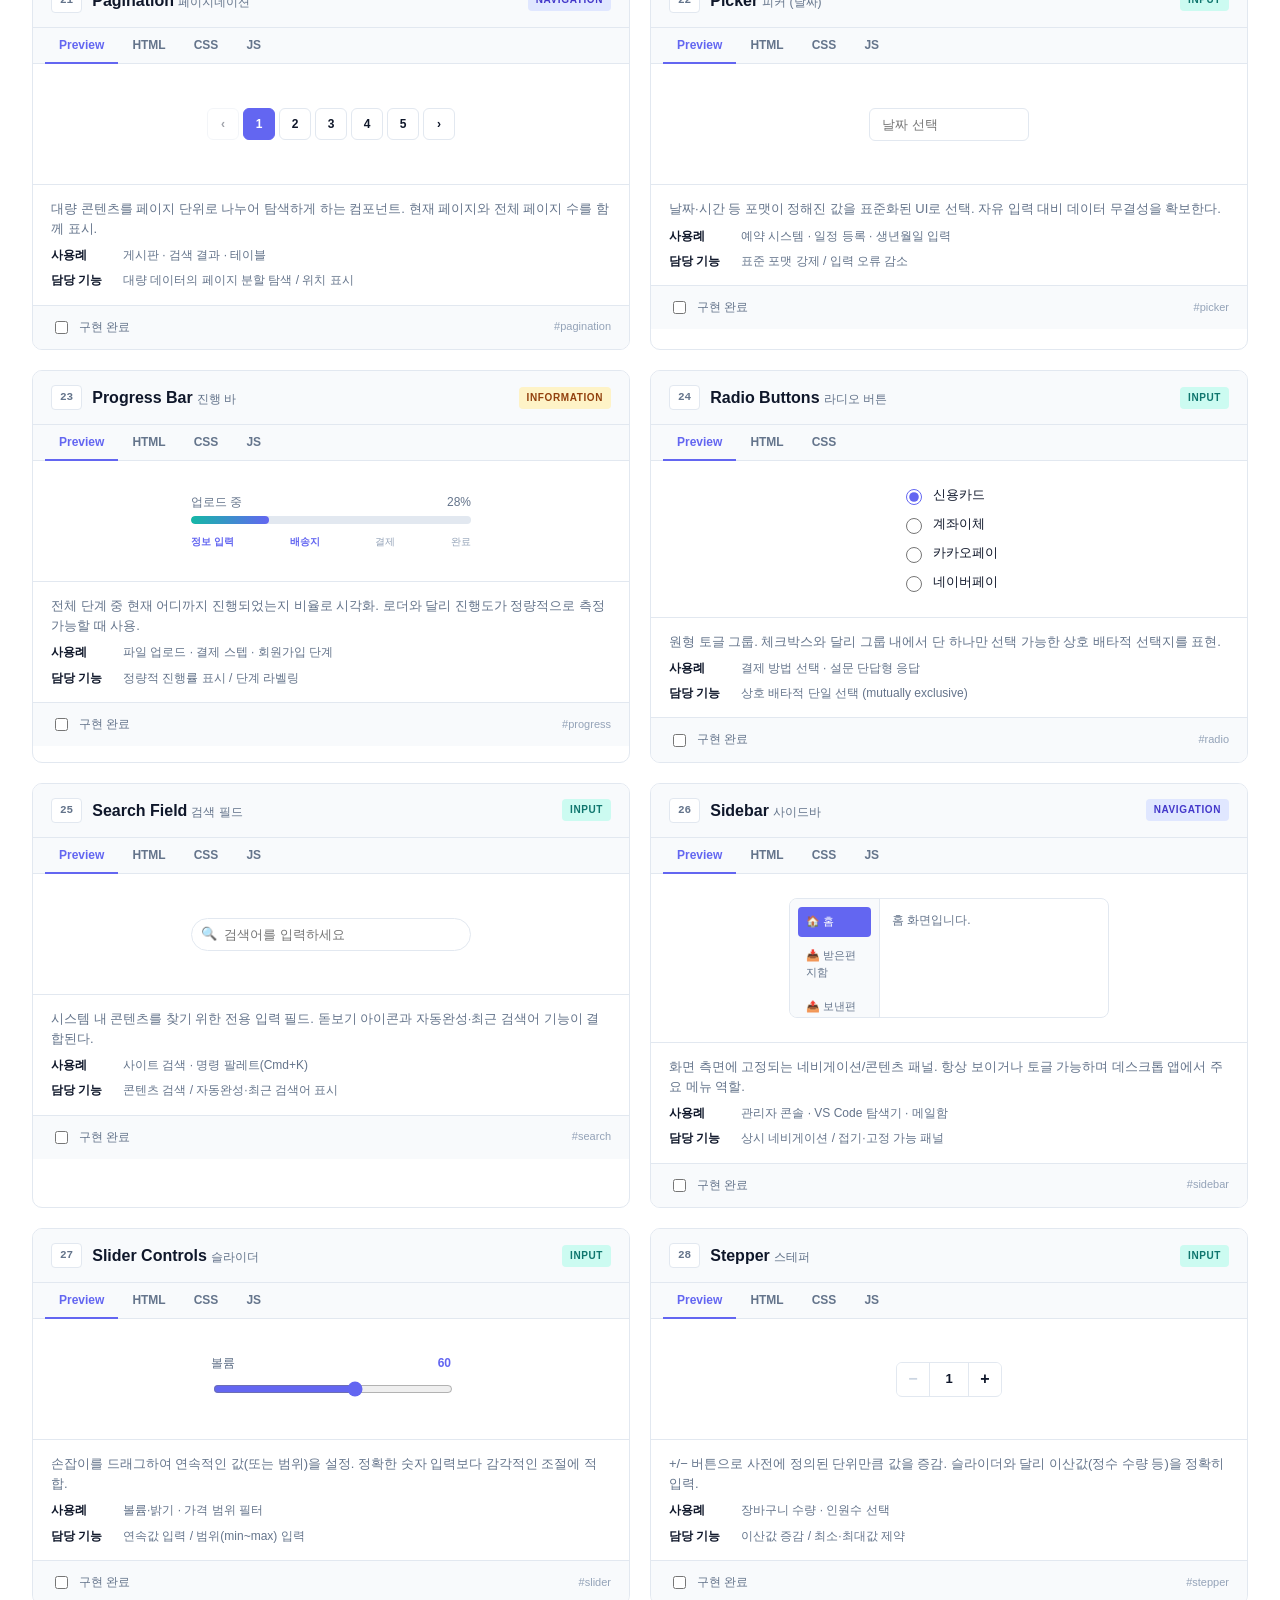
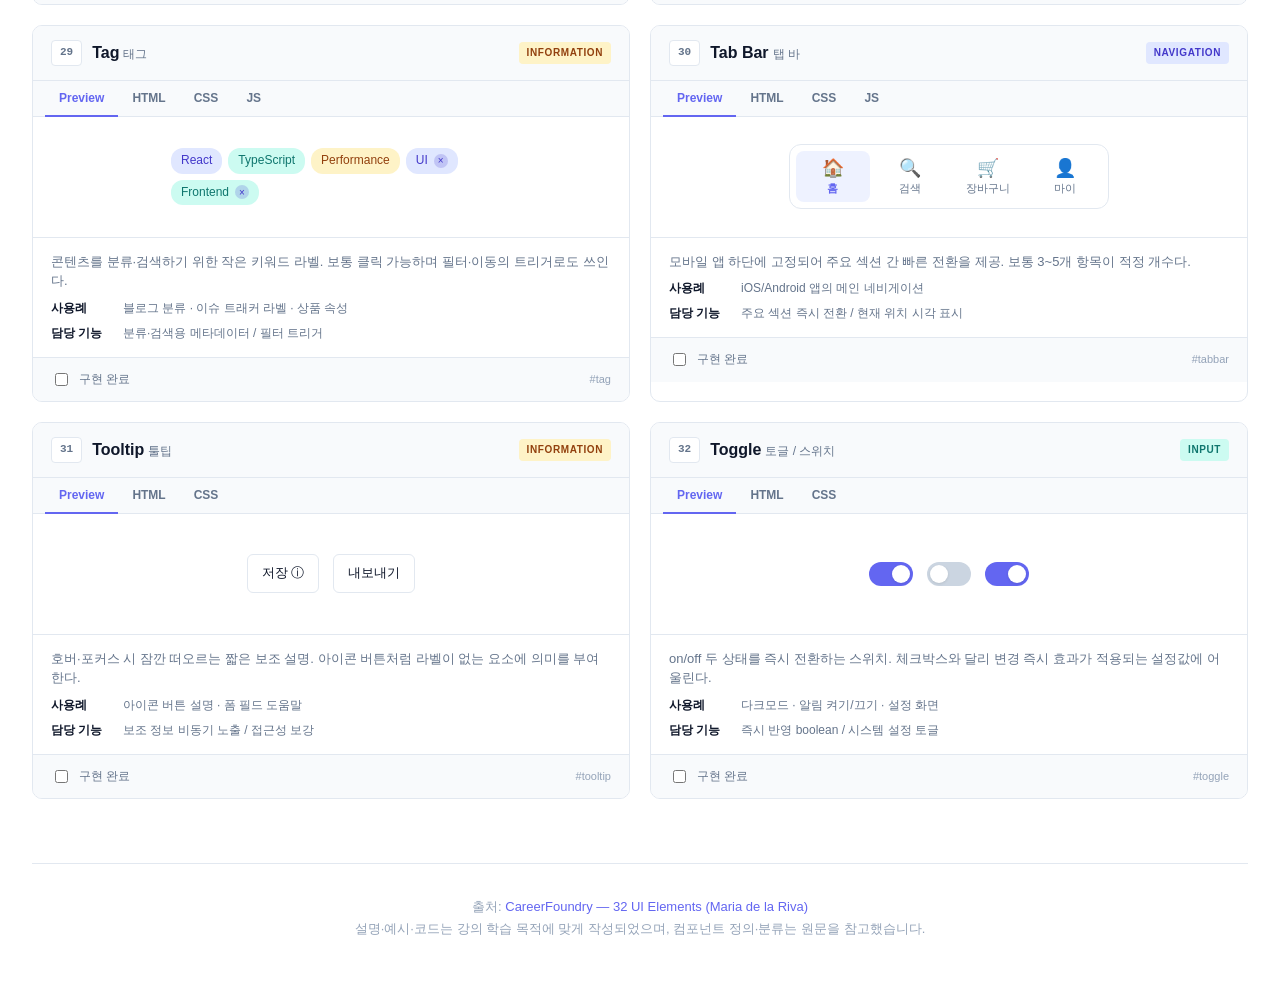
<file: docs/resource/ui-components-32-catalog.html>
<!DOCTYPE html>
<html lang="ko">
<head>
<meta charset="UTF-8">
<meta name="viewport" content="width=device-width, initial-scale=1.0">
<title>32 UI Components — 클로드 코드 실습 카탈로그</title>
<style>
  :root {
    --bg: #ffffff;
    --bg-alt: #f8fafc;
    --bg-code: #1e293b;
    --bg-code-text: #e2e8f0;
    --border: #e2e8f0;
    --border-strong: #cbd5e1;
    --text: #0f172a;
    --text-muted: #64748b;
    --text-dim: #94a3b8;
    --primary: #6366f1;
    --primary-hover: #4f46e5;
    --teal: #14b8a6;
    --amber: #f59e0b;
    --rose: #f43f5e;
    --gray: #64748b;
    --cat-input: #14b8a6;
    --cat-nav: #6366f1;
    --cat-info: #f59e0b;
    --cat-container: #64748b;
  }
  * { box-sizing: border-box; }
  html, body { background: var(--bg); }
  body {
    margin: 0;
    color: var(--text);
    font-family: -apple-system, BlinkMacSystemFont, "Pretendard", "Apple SD Gothic Neo", "Segoe UI", sans-serif;
    line-height: 1.6;
    -webkit-font-smoothing: antialiased;
  }
  .ui-container { max-width: 1400px; margin: 0 auto; padding: 48px 32px; }

  .ui-header { margin-bottom: 40px; padding-bottom: 32px; border-bottom: 1px solid var(--border); }
  .ui-header h1 { font-size: 36px; margin: 0 0 12px 0; font-weight: 700; letter-spacing: -0.02em; }
  .ui-header h1 .num {
    background: linear-gradient(135deg, var(--teal), var(--primary));
    -webkit-background-clip: text; -webkit-text-fill-color: transparent; background-clip: text;
  }
  .ui-header .subtitle { color: var(--text-muted); font-size: 16px; margin: 0; }
  .ui-header .help {
    color: var(--text-muted); font-size: 13px; margin: 12px 0 0;
    padding: 12px 14px; background: var(--bg-alt); border: 1px solid var(--border); border-radius: 6px;
  }
  .ui-header .help b { color: var(--text); }
  .ui-header .source { margin-top: 12px; font-size: 13px; color: var(--text-dim); }
  .ui-header .source a { color: var(--primary); text-decoration: none; border-bottom: 1px dashed var(--primary); }

  .ui-categories {
    display: grid; grid-template-columns: repeat(4, 1fr); gap: 16px; margin-bottom: 24px;
  }
  .ui-cat-card { background: var(--bg); border: 1px solid var(--border); border-radius: 8px; padding: 16px; }
  .ui-cat-card .lbl { font-size: 11px; font-weight: 700; text-transform: uppercase; letter-spacing: 0.08em; margin-bottom: 8px; }
  .ui-cat-card .nm { font-size: 16px; font-weight: 600; margin-bottom: 6px; }
  .ui-cat-card .ds { font-size: 13px; color: var(--text-muted); }
  .ui-cat-card[data-cat="input"]     { border-left: 3px solid var(--cat-input); }
  .ui-cat-card[data-cat="nav"]       { border-left: 3px solid var(--cat-nav); }
  .ui-cat-card[data-cat="info"]      { border-left: 3px solid var(--cat-info); }
  .ui-cat-card[data-cat="container"] { border-left: 3px solid var(--cat-container); }
  .ui-cat-card[data-cat="input"] .lbl     { color: var(--cat-input); }
  .ui-cat-card[data-cat="nav"] .lbl       { color: var(--cat-nav); }
  .ui-cat-card[data-cat="info"] .lbl      { color: var(--cat-info); }
  .ui-cat-card[data-cat="container"] .lbl { color: var(--cat-container); }

  .ui-filter-bar { display: flex; flex-wrap: wrap; gap: 8px; margin-bottom: 32px; align-items: center; }
  .ui-filter-btn {
    background: var(--bg); border: 1px solid var(--border); color: var(--text-muted);
    padding: 8px 14px; border-radius: 6px; cursor: pointer; font-size: 13px; font-weight: 500;
    transition: all 0.15s ease; font-family: inherit;
  }
  .ui-filter-btn:hover { background: var(--bg-alt); color: var(--text); }
  .ui-filter-btn.active { background: var(--text); color: white; border-color: var(--text); }
  .ui-search {
    flex: 1; min-width: 200px; max-width: 280px;
    background: var(--bg); border: 1px solid var(--border); color: var(--text);
    padding: 8px 14px; border-radius: 6px; font-size: 13px; font-family: inherit; margin-left: auto;
  }
  .ui-search:focus { outline: none; border-color: var(--primary); }
  .ui-progress-info { font-size: 13px; color: var(--text-muted); }
  .ui-progress-info strong { color: var(--primary); }

  .ui-grid { display: grid; grid-template-columns: repeat(auto-fill, minmax(420px, 1fr)); gap: 20px; }

  .ui-card {
    background: var(--bg); border: 1px solid var(--border); border-radius: 10px;
    overflow: hidden; display: flex; flex-direction: column; position: relative;
    transition: box-shadow 0.15s ease, transform 0.15s ease;
  }
  .ui-card:hover { box-shadow: 0 4px 12px rgba(15,23,42,0.06); transform: translateY(-1px); }
  .ui-card.hidden { display: none; }
  .ui-card.done .ui-card-head { background: #f0fdf4; }

  .ui-card-head {
    display: flex; align-items: center; justify-content: space-between; gap: 12px;
    padding: 14px 18px; border-bottom: 1px solid var(--border); background: var(--bg-alt);
  }
  .ui-card-head-left { display: flex; align-items: center; gap: 10px; min-width: 0; }
  .ui-card-num {
    background: var(--bg); border: 1px solid var(--border); color: var(--text-muted);
    font-size: 11px; font-weight: 700; padding: 3px 8px; border-radius: 4px;
    flex-shrink: 0; font-family: 'SF Mono', Menlo, Consolas, monospace;
  }
  .ui-card-title { margin: 0; font-size: 16px; font-weight: 700; color: var(--text); white-space: nowrap; overflow: hidden; text-overflow: ellipsis; }
  .ui-card-title-ko { font-size: 12px; color: var(--text-muted); font-weight: 500; margin-left: 4px; }
  .ui-card-cat { font-size: 10px; font-weight: 700; text-transform: uppercase; letter-spacing: 0.06em; padding: 3px 8px; border-radius: 4px; flex-shrink: 0; }
  .ui-card-cat[data-cat="input"]     { background: #ccfbf1; color: #0f766e; }
  .ui-card-cat[data-cat="nav"]       { background: #e0e7ff; color: #4338ca; }
  .ui-card-cat[data-cat="info"]      { background: #fef3c7; color: #92400e; }
  .ui-card-cat[data-cat="container"] { background: #f1f5f9; color: #475569; }

  .ui-tabs { display: flex; border-bottom: 1px solid var(--border); background: var(--bg-alt); padding: 0 12px; }
  .ui-tab {
    background: transparent; border: none; padding: 10px 14px; font-size: 12px; font-weight: 600;
    color: var(--text-muted); cursor: pointer; font-family: inherit;
    border-bottom: 2px solid transparent; margin-bottom: -1px;
  }
  .ui-tab:hover { color: var(--text); }
  .ui-tab.active { color: var(--primary); border-bottom-color: var(--primary); }

  .ui-panel { display: none; }
  .ui-panel.active { display: block; }

  .ui-preview {
    padding: 24px 18px; min-height: 120px; background: var(--bg);
    display: flex; align-items: center; justify-content: center; flex-wrap: wrap; gap: 12px; position: relative;
  }
  .ui-preview-inner { width: 100%; display: flex; align-items: center; justify-content: center; flex-wrap: wrap; gap: 12px; }

  .ui-code-wrap { position: relative; background: var(--bg-code); }
  .ui-code-copy {
    position: absolute; top: 10px; right: 10px;
    background: rgba(255,255,255,0.1); color: var(--bg-code-text);
    border: 1px solid rgba(255,255,255,0.15);
    padding: 4px 10px; border-radius: 4px; font-size: 11px; font-weight: 600;
    cursor: pointer; font-family: inherit; z-index: 2;
  }
  .ui-code-copy:hover { background: rgba(255,255,255,0.2); }
  .ui-code-copy.copied { background: var(--teal); border-color: var(--teal); color: white; }
  .ui-code-pre { margin: 0; padding: 16px 18px; overflow-x: auto; max-height: 280px; overflow-y: auto; }
  .ui-code-pre code {
    color: var(--bg-code-text); font-family: 'SF Mono', Menlo, Consolas, 'Liberation Mono', monospace;
    font-size: 12px; line-height: 1.6; white-space: pre;
  }

  .ui-meta { padding: 14px 18px; border-top: 1px solid var(--border); background: var(--bg); }
  .ui-meta p { margin: 0 0 8px 0; font-size: 13px; color: var(--text-muted); line-height: 1.5; }
  .ui-meta-row { display: flex; gap: 8px; font-size: 12px; margin-top: 6px; }
  .ui-meta-label { color: var(--text); font-weight: 600; flex-shrink: 0; min-width: 64px; }
  .ui-meta-text { color: var(--text-muted); }

  .ui-card-foot { padding: 12px 18px; border-top: 1px solid var(--border); background: var(--bg-alt); display: flex; align-items: center; justify-content: space-between; }
  .ui-check-label { display: flex; align-items: center; gap: 8px; font-size: 12px; color: var(--text-muted); cursor: pointer; user-select: none; }

  .ui-footer { margin-top: 64px; padding-top: 32px; border-top: 1px solid var(--border); color: var(--text-dim); font-size: 13px; text-align: center; line-height: 1.7; }
  .ui-footer a { color: var(--primary); text-decoration: none; }

  @media (max-width: 768px) {
    .ui-container { padding: 24px 16px; }
    .ui-header h1 { font-size: 26px; }
    .ui-categories { grid-template-columns: 1fr 1fr; }
    .ui-grid { grid-template-columns: 1fr; }
  }
</style>

<!-- 컴포넌트 동작용 CSS (학습자가 복사할 코드와 동일) -->
<style id="components-style">
/* 01 Accordion */
.accordion { width: 100%; max-width: 320px; }
.accordion-item { border: 1px solid #e2e8f0; border-radius: 6px; margin-bottom: 6px; overflow: hidden; background: #fff; }
.accordion-header { width: 100%; text-align: left; background: #fff; border: none; padding: 10px 14px; font-size: 13px; font-weight: 600; color: #0f172a; cursor: pointer; display: flex; justify-content: space-between; align-items: center; font-family: inherit; }
.accordion-header::after { content: '+'; font-size: 16px; color: #64748b; transition: transform 0.2s; }
.accordion-item.open .accordion-header::after { transform: rotate(45deg); }
.accordion-body { display: none; padding: 4px 14px 12px; color: #64748b; font-size: 12px; }
.accordion-item.open .accordion-body { display: block; }

/* 02 Bento */
.bento-wrap { position: relative; display: inline-block; }
.bento-trigger { background: #fff; border: 1px solid #e2e8f0; border-radius: 6px; padding: 6px; cursor: pointer; display: flex; flex-direction: column; gap: 3px; }
.bento-trigger .brow { display: flex; gap: 3px; }
.bento-trigger .bdot { width: 5px; height: 5px; background: #0f172a; border-radius: 1px; }
.bento-popover { display: none; position: absolute; background: #fff; border: 1px solid #e2e8f0; border-radius: 8px; padding: 8px; box-shadow: 0 8px 24px rgba(15,23,42,.08); grid-template-columns: repeat(3, 1fr); gap: 6px; margin-top: 6px; z-index: 10; }
.bento-wrap.open .bento-popover { display: grid; }
.bento-popover .bapp { width: 48px; height: 48px; background: #f1f5f9; border-radius: 6px; display: flex; align-items: center; justify-content: center; font-size: 18px; cursor: pointer; }
.bento-popover .bapp:hover { background: #e0e7ff; }

/* 03 Breadcrumb */
.breadcrumb { display: flex; align-items: center; gap: 6px; font-size: 13px; color: #64748b; flex-wrap: wrap; }
.breadcrumb a { color: #6366f1; text-decoration: none; }
.breadcrumb a:hover { text-decoration: underline; }
.breadcrumb .sep { color: #cbd5e1; }
.breadcrumb .current { color: #0f172a; font-weight: 500; }

/* 04 Button */
.btn { padding: 8px 16px; border-radius: 6px; font-size: 13px; font-weight: 600; cursor: pointer; border: 1px solid transparent; font-family: inherit; transition: all .15s ease; }
.btn-primary { background: #6366f1; color: #fff; }
.btn-primary:hover { background: #4f46e5; }
.btn-secondary { background: #fff; color: #0f172a; border-color: #e2e8f0; }
.btn-secondary:hover { background: #f8fafc; }
.btn-danger { background: #f43f5e; color: #fff; }
.btn-danger:hover { background: #e11d48; }
.btn:disabled { opacity: .5; cursor: not-allowed; }

/* 05 Card */
.product-card { width: 160px; background: #fff; border: 1px solid #e2e8f0; border-radius: 8px; overflow: hidden; cursor: pointer; transition: box-shadow .15s ease; }
.product-card:hover { box-shadow: 0 4px 12px rgba(15,23,42,.08); }
.product-card .pc-image { height: 90px; background: linear-gradient(135deg,#c7d2fe,#a5f3fc); }
.product-card .pc-body { padding: 10px; }
.product-card .pc-title { font-size: 13px; font-weight: 600; margin: 0 0 4px; color: #0f172a; }
.product-card .pc-desc { font-size: 12px; color: #64748b; margin: 0 0 6px; }
.product-card .pc-price { font-size: 13px; font-weight: 700; color: #6366f1; }

/* 06 Carousel */
.carousel { width: 100%; max-width: 320px; position: relative; }
.carousel-track { display: flex; overflow: hidden; border-radius: 8px; background: #f1f5f9; }
.carousel-slide { min-width: 100%; height: 100px; display: flex; align-items: center; justify-content: center; font-size: 32px; font-weight: 700; color: #fff; transition: margin-left .3s ease; }
.carousel-slide.s1 { background: linear-gradient(135deg,#6366f1,#a855f7); }
.carousel-slide.s2 { background: linear-gradient(135deg,#14b8a6,#06b6d4); }
.carousel-slide.s3 { background: linear-gradient(135deg,#f59e0b,#f43f5e); }
.carousel-controls { display: flex; justify-content: space-between; align-items: center; margin-top: 8px; }
.carousel-btn { background: #fff; border: 1px solid #e2e8f0; width: 28px; height: 28px; border-radius: 50%; cursor: pointer; font-size: 14px; color: #0f172a; font-family: inherit; }
.carousel-dots { display: flex; gap: 6px; }
.carousel-dot { width: 8px; height: 8px; border-radius: 50%; background: #cbd5e1; cursor: pointer; }
.carousel-dot.active { background: #6366f1; }

/* 07 Checkbox */
.cb-group { display: flex; flex-direction: column; gap: 8px; }
.cb-label { display: flex; align-items: center; gap: 8px; font-size: 13px; color: #0f172a; cursor: pointer; }
.cb-label input[type="checkbox"] { accent-color: #6366f1; width: 16px; height: 16px; }

/* 08 Comment */
.comment-list { width: 100%; max-width: 320px; }
.comment { display: flex; gap: 8px; padding: 10px 0; border-bottom: 1px solid #e2e8f0; }
.comment:last-child { border-bottom: none; }
.comment-avatar { width: 28px; height: 28px; border-radius: 50%; background: linear-gradient(135deg,#6366f1,#a855f7); color: #fff; display: flex; align-items: center; justify-content: center; font-size: 12px; font-weight: 700; flex-shrink: 0; }
.comment-avatar.b { background: linear-gradient(135deg,#14b8a6,#06b6d4); }
.comment-body { font-size: 12px; flex: 1; }
.comment-author { font-weight: 700; color: #0f172a; margin-right: 6px; }
.comment-time { color: #94a3b8; font-size: 11px; }
.comment-text { color: #475569; margin-top: 2px; }

/* 09 Doner */
.doner-wrap { position: relative; }
.doner-trigger { background: #fff; border: 1px solid #e2e8f0; border-radius: 6px; padding: 9px 12px; display: flex; flex-direction: column; gap: 3px; cursor: pointer; }
.doner-trigger span { height: 2px; background: #0f172a; border-radius: 1px; }
.doner-trigger span:nth-child(1) { width: 18px; }
.doner-trigger span:nth-child(2) { width: 14px; }
.doner-trigger span:nth-child(3) { width: 10px; }
.doner-panel { display: none; position: absolute; top: 100%; left: 0; margin-top: 6px; background: #fff; border: 1px solid #e2e8f0; border-radius: 6px; box-shadow: 0 8px 24px rgba(15,23,42,.08); padding: 8px; min-width: 160px; z-index: 10; }
.doner-wrap.open .doner-panel { display: block; }
.doner-panel .filter-title { font-size: 11px; font-weight: 700; text-transform: uppercase; color: #64748b; padding: 4px 8px; }
.doner-panel label { display: flex; align-items: center; gap: 6px; font-size: 12px; padding: 4px 8px; cursor: pointer; }
.doner-panel label input { accent-color: #6366f1; }

/* 10 Dropdown */
.dropdown { position: relative; }
.dropdown-trigger { background: #fff; border: 1px solid #e2e8f0; border-radius: 6px; padding: 8px 14px; font-size: 13px; color: #0f172a; cursor: pointer; display: flex; align-items: center; gap: 10px; min-width: 140px; font-family: inherit; }
.dropdown-trigger::after { content: '▾'; margin-left: auto; color: #94a3b8; font-size: 10px; }
.dropdown-menu { display: none; position: absolute; top: 100%; left: 0; right: 0; margin-top: 4px; background: #fff; border: 1px solid #e2e8f0; border-radius: 6px; box-shadow: 0 8px 24px rgba(15,23,42,.08); overflow: hidden; z-index: 10; }
.dropdown.open .dropdown-menu { display: block; }
.dropdown-item { padding: 8px 14px; font-size: 13px; cursor: pointer; color: #0f172a; }
.dropdown-item:hover { background: #f1f5f9; }

/* 11 Feed */
.feed { width: 100%; max-width: 320px; display: flex; flex-direction: column; gap: 8px; }
.feed-post { background: #fff; border: 1px solid #e2e8f0; border-radius: 8px; padding: 10px 12px; }
.feed-post-head { display: flex; align-items: center; gap: 8px; margin-bottom: 6px; }
.feed-avatar { width: 24px; height: 24px; border-radius: 50%; background: #c7d2fe; }
.feed-name { font-size: 12px; font-weight: 700; color: #0f172a; }
.feed-time { font-size: 11px; color: #94a3b8; margin-left: auto; }
.feed-text { font-size: 12px; color: #475569; }

/* 12 Form */
.form { width: 100%; max-width: 320px; display: flex; flex-direction: column; gap: 10px; }
.form-field { display: flex; flex-direction: column; gap: 4px; }
.form-label { font-size: 12px; font-weight: 600; color: #0f172a; }
.form-input { border: 1px solid #e2e8f0; border-radius: 6px; padding: 8px 12px; font-size: 13px; font-family: inherit; color: #0f172a; }
.form-input:focus { outline: none; border-color: #6366f1; }
.form-input.error { border-color: #f43f5e; }
.form-error { font-size: 11px; color: #f43f5e; min-height: 14px; }
.form-submit { background: #6366f1; color: #fff; border: none; padding: 9px 14px; border-radius: 6px; font-size: 13px; font-weight: 600; cursor: pointer; font-family: inherit; }

/* 13 Hamburger */
.hamburger-wrap { position: relative; }
.hamburger-trigger { background: #fff; border: 1px solid #e2e8f0; border-radius: 6px; padding: 9px 12px; display: flex; flex-direction: column; gap: 4px; cursor: pointer; }
.hamburger-trigger span { width: 18px; height: 2px; background: #0f172a; border-radius: 1px; }
.hamburger-drawer { display: none; position: absolute; top: 100%; left: 0; margin-top: 6px; background: #fff; border: 1px solid #e2e8f0; border-radius: 6px; box-shadow: 0 8px 24px rgba(15,23,42,.08); min-width: 160px; z-index: 10; }
.hamburger-wrap.open .hamburger-drawer { display: block; }
.hamburger-drawer a { display: block; padding: 9px 14px; font-size: 13px; color: #0f172a; text-decoration: none; border-bottom: 1px solid #f1f5f9; }
.hamburger-drawer a:last-child { border-bottom: none; }
.hamburger-drawer a:hover { background: #f8fafc; }

/* 14 Icon */
.icon-row { display: flex; gap: 14px; align-items: center; }
.icon-btn { width: 36px; height: 36px; background: #fff; border: 1px solid #e2e8f0; border-radius: 8px; display: flex; align-items: center; justify-content: center; cursor: pointer; font-size: 16px; }
.icon-btn:hover { background: #f1f5f9; }
.icon-btn.primary { background: #6366f1; color: #fff; border-color: #6366f1; }
.icon-btn.success { background: #14b8a6; color: #fff; border-color: #14b8a6; }
.icon-btn.warn { background: #f59e0b; color: #fff; border-color: #f59e0b; }

/* 15 Input */
.input-group { display: flex; flex-direction: column; gap: 4px; width: 100%; max-width: 280px; }
.input-label { font-size: 12px; font-weight: 600; color: #0f172a; }
.input-field { border: 1px solid #e2e8f0; border-radius: 6px; padding: 8px 12px; font-size: 13px; font-family: inherit; color: #0f172a; background: #fff; }
.input-field:focus { outline: none; border-color: #6366f1; box-shadow: 0 0 0 3px rgba(99,102,241,.12); }
.input-hint { font-size: 11px; color: #94a3b8; }

/* 16 Kebab */
.kebab-wrap { position: relative; }
.kebab-trigger { background: #fff; border: 1px solid #e2e8f0; border-radius: 6px; padding: 6px 10px; display: flex; flex-direction: column; gap: 3px; cursor: pointer; }
.kebab-trigger span { width: 4px; height: 4px; background: #0f172a; border-radius: 50%; }
.kebab-menu { display: none; position: absolute; top: 100%; right: 0; margin-top: 6px; background: #fff; border: 1px solid #e2e8f0; border-radius: 6px; box-shadow: 0 8px 24px rgba(15,23,42,.08); min-width: 140px; z-index: 10; }
.kebab-wrap.open .kebab-menu { display: block; }
.kebab-menu a { display: block; padding: 8px 12px; font-size: 12px; color: #0f172a; text-decoration: none; }
.kebab-menu a:hover { background: #f1f5f9; }
.kebab-menu a.danger { color: #f43f5e; }

/* 17 Loader */
.loader-row { display: flex; gap: 18px; align-items: center; }
.loader-spinner { width: 28px; height: 28px; border: 3px solid #e2e8f0; border-top-color: #6366f1; border-radius: 50%; animation: loader-spin .8s linear infinite; }
@keyframes loader-spin { to { transform: rotate(360deg); } }
.loader-dots { display: flex; gap: 5px; }
.loader-dots span { width: 7px; height: 7px; border-radius: 50%; background: #6366f1; animation: loader-bounce 1s infinite; }
.loader-dots span:nth-child(2) { animation-delay: .15s; }
.loader-dots span:nth-child(3) { animation-delay: .3s; }
@keyframes loader-bounce { 0%,80%,100% { transform: scale(.6); opacity: .4; } 40% { transform: scale(1); opacity: 1; } }
.loader-bar { width: 80px; height: 4px; background: #e2e8f0; border-radius: 2px; overflow: hidden; position: relative; }
.loader-bar::after { content: ''; position: absolute; width: 30%; height: 100%; background: #6366f1; border-radius: 2px; animation: loader-slide 1.2s ease-in-out infinite; }
@keyframes loader-slide { 0% { left: -30%; } 100% { left: 100%; } }

/* 18 Meatballs */
.meatballs-wrap { position: relative; }
.meatballs-trigger { background: #fff; border: 1px solid #e2e8f0; border-radius: 6px; padding: 10px 8px; display: flex; gap: 4px; cursor: pointer; }
.meatballs-trigger span { width: 4px; height: 4px; background: #0f172a; border-radius: 50%; }
.meatballs-menu { display: none; position: absolute; top: 100%; left: 0; margin-top: 6px; background: #fff; border: 1px solid #e2e8f0; border-radius: 6px; box-shadow: 0 8px 24px rgba(15,23,42,.08); min-width: 140px; z-index: 10; }
.meatballs-wrap.open .meatballs-menu { display: block; }
.meatballs-menu a { display: block; padding: 8px 12px; font-size: 12px; color: #0f172a; text-decoration: none; }
.meatballs-menu a:hover { background: #f1f5f9; }

/* 19 Modal */
.modal-trigger-btn { background: #6366f1; color: #fff; border: none; padding: 8px 16px; border-radius: 6px; font-size: 13px; font-weight: 600; cursor: pointer; font-family: inherit; }
.modal-backdrop { display: none; position: fixed; inset: 0; background: rgba(15,23,42,.4); align-items: center; justify-content: center; z-index: 1000; }
.modal-backdrop.open { display: flex; }
.modal-box { background: #fff; border-radius: 10px; padding: 24px; width: 320px; max-width: calc(100vw - 32px); box-shadow: 0 20px 50px rgba(0,0,0,.2); }
.modal-title { font-size: 16px; font-weight: 700; margin: 0 0 8px; color: #0f172a; }
.modal-text { font-size: 13px; color: #64748b; margin: 0 0 16px; }
.modal-actions { display: flex; gap: 8px; justify-content: flex-end; }
.modal-btn { padding: 7px 14px; border-radius: 6px; font-size: 12px; font-weight: 600; cursor: pointer; border: none; font-family: inherit; }
.modal-btn-cancel { background: #fff; color: #0f172a; border: 1px solid #e2e8f0; }
.modal-btn-confirm { background: #f43f5e; color: #fff; }

/* 20 Notification */
.noti-row { display: flex; gap: 18px; align-items: center; flex-wrap: wrap; }
.noti-bell { position: relative; background: #fff; border: 1px solid #e2e8f0; border-radius: 8px; width: 40px; height: 40px; display: flex; align-items: center; justify-content: center; font-size: 18px; cursor: pointer; }
.noti-badge { position: absolute; top: -4px; right: -4px; background: #f43f5e; color: #fff; font-size: 10px; font-weight: 700; border-radius: 10px; padding: 1px 6px; min-width: 18px; text-align: center; }
.noti-toast { background: #fff; border: 1px solid #e2e8f0; border-left: 3px solid #14b8a6; border-radius: 6px; padding: 10px 14px; display: flex; gap: 10px; align-items: center; font-size: 12px; box-shadow: 0 4px 12px rgba(15,23,42,.06); }
.noti-toast.error { border-left-color: #f43f5e; }
.noti-toast .ic { font-size: 16px; }

/* 21 Pagination */
.pagination { display: flex; gap: 4px; align-items: center; }
.pg-btn { background: #fff; border: 1px solid #e2e8f0; border-radius: 6px; min-width: 32px; height: 32px; padding: 0 8px; font-size: 12px; font-weight: 600; color: #0f172a; cursor: pointer; font-family: inherit; }
.pg-btn:hover:not(:disabled) { background: #f1f5f9; }
.pg-btn:disabled { opacity: .4; cursor: not-allowed; }
.pg-btn.active { background: #6366f1; color: #fff; border-color: #6366f1; }

/* 22 Picker */
.picker-wrap { position: relative; }
.picker-input { border: 1px solid #e2e8f0; border-radius: 6px; padding: 8px 12px; font-size: 13px; font-family: inherit; cursor: pointer; background: #fff; width: 160px; }
.picker-calendar { display: none; position: absolute; top: 100%; left: 0; margin-top: 4px; background: #fff; border: 1px solid #e2e8f0; border-radius: 8px; box-shadow: 0 8px 24px rgba(15,23,42,.08); padding: 12px; z-index: 10; }
.picker-wrap.open .picker-calendar { display: block; }
.picker-header { display: flex; justify-content: space-between; align-items: center; margin-bottom: 8px; }
.picker-header button { background: transparent; border: none; font-size: 14px; cursor: pointer; color: #64748b; font-family: inherit; padding: 4px 8px; }
.picker-header .month { font-size: 13px; font-weight: 700; color: #0f172a; }
.picker-grid { display: grid; grid-template-columns: repeat(7, 28px); gap: 2px; }
.picker-grid .pday-head { font-size: 10px; font-weight: 600; color: #94a3b8; text-align: center; padding: 4px 0; }
.picker-grid .pday { width: 28px; height: 28px; border-radius: 4px; display: flex; align-items: center; justify-content: center; font-size: 11px; color: #0f172a; cursor: pointer; }
.picker-grid .pday:hover { background: #f1f5f9; }
.picker-grid .pday.selected { background: #6366f1; color: #fff; font-weight: 700; }
.picker-grid .pday.empty { visibility: hidden; }

/* 23 Progress */
.progress-wrap { width: 100%; max-width: 280px; }
.progress-row { display: flex; justify-content: space-between; font-size: 12px; color: #64748b; margin-bottom: 4px; }
.progress { width: 100%; height: 8px; background: #e2e8f0; border-radius: 4px; overflow: hidden; }
.progress-bar { height: 100%; background: linear-gradient(90deg,#14b8a6,#6366f1); transition: width .3s ease; border-radius: 4px; }
.progress-steps { display: flex; justify-content: space-between; margin-top: 10px; }
.progress-steps .step { font-size: 10px; color: #94a3b8; text-align: center; }
.progress-steps .step.done { color: #6366f1; font-weight: 700; }

/* 24 Radio */
.radio-group { display: flex; flex-direction: column; gap: 8px; }
.radio-label { display: flex; align-items: center; gap: 8px; font-size: 13px; color: #0f172a; cursor: pointer; }
.radio-label input[type="radio"] { accent-color: #6366f1; width: 16px; height: 16px; }

/* 25 Search */
.search-field { position: relative; width: 100%; max-width: 280px; }
.search-icon { position: absolute; left: 10px; top: 50%; transform: translateY(-50%); font-size: 13px; color: #94a3b8; }
.search-input { width: 100%; border: 1px solid #e2e8f0; border-radius: 20px; padding: 8px 12px 8px 32px; font-size: 13px; font-family: inherit; background: #fff; }
.search-input:focus { outline: none; border-color: #6366f1; box-shadow: 0 0 0 3px rgba(99,102,241,.12); }
.search-suggest { display: none; position: absolute; top: 100%; left: 0; right: 0; margin-top: 4px; background: #fff; border: 1px solid #e2e8f0; border-radius: 8px; box-shadow: 0 8px 24px rgba(15,23,42,.08); overflow: hidden; z-index: 10; }
.search-field.open .search-suggest { display: block; }
.search-suggest div { padding: 8px 14px; font-size: 12px; cursor: pointer; }
.search-suggest div:hover { background: #f1f5f9; }

/* 26 Sidebar */
.sidebar-demo { display: flex; width: 100%; max-width: 320px; height: 120px; border: 1px solid #e2e8f0; border-radius: 8px; overflow: hidden; }
.sidebar { width: 90px; background: #f8fafc; border-right: 1px solid #e2e8f0; padding: 8px; display: flex; flex-direction: column; gap: 4px; }
.sidebar-item { padding: 6px 8px; font-size: 11px; color: #64748b; cursor: pointer; border-radius: 4px; font-weight: 500; }
.sidebar-item:hover { background: #e2e8f0; }
.sidebar-item.active { background: #6366f1; color: #fff; }
.sidebar-content { flex: 1; padding: 12px; font-size: 12px; color: #64748b; }

/* 27 Slider */
.slider-group { width: 100%; max-width: 240px; }
.slider-row { display: flex; justify-content: space-between; font-size: 12px; color: #64748b; margin-bottom: 6px; }
.slider-value { font-weight: 700; color: #6366f1; }
.slider-input { width: 100%; accent-color: #6366f1; }

/* 28 Stepper */
.stepper { display: flex; align-items: center; border: 1px solid #e2e8f0; border-radius: 6px; overflow: hidden; width: fit-content; background: #fff; }
.stepper button { background: #fff; border: none; width: 32px; height: 32px; font-size: 16px; font-weight: 700; color: #0f172a; cursor: pointer; font-family: inherit; }
.stepper button:hover:not(:disabled) { background: #f1f5f9; }
.stepper button:disabled { color: #cbd5e1; cursor: not-allowed; }
.stepper .stepper-value { min-width: 40px; text-align: center; font-size: 13px; font-weight: 600; color: #0f172a; border-left: 1px solid #e2e8f0; border-right: 1px solid #e2e8f0; padding: 6px 8px; }

/* 29 Tag */
.tag-row { display: flex; gap: 6px; flex-wrap: wrap; max-width: 320px; }
.tag { background: #e0e7ff; color: #4338ca; padding: 3px 10px; border-radius: 12px; font-size: 12px; font-weight: 500; }
.tag.teal { background: #ccfbf1; color: #0f766e; }
.tag.amber { background: #fef3c7; color: #92400e; }
.tag.removable { display: inline-flex; align-items: center; gap: 6px; }
.tag-remove { background: rgba(67,56,202,.2); border: none; width: 14px; height: 14px; border-radius: 50%; font-size: 10px; cursor: pointer; padding: 0; color: #4338ca; display: inline-flex; align-items: center; justify-content: center; }

/* 30 Tab Bar */
.tabbar { display: flex; background: #fff; border: 1px solid #e2e8f0; border-radius: 12px; padding: 6px; width: 100%; max-width: 320px; gap: 4px; }
.tabbar-btn { flex: 1; background: transparent; border: none; padding: 6px 4px; font-size: 11px; color: #64748b; cursor: pointer; border-radius: 8px; font-family: inherit; display: flex; flex-direction: column; align-items: center; gap: 2px; }
.tabbar-btn:hover { background: #f1f5f9; }
.tabbar-btn.active { background: #eef2ff; color: #6366f1; font-weight: 600; }
.tabbar-btn .ic { font-size: 18px; }

/* 31 Tooltip */
.tooltip-row { display: flex; gap: 14px; }
.tooltip-target { position: relative; background: #fff; border: 1px solid #e2e8f0; border-radius: 6px; padding: 8px 14px; font-size: 13px; color: #0f172a; cursor: help; }
.tooltip-target .tooltip-tip { visibility: hidden; opacity: 0; position: absolute; bottom: 100%; left: 50%; transform: translateX(-50%) translateY(-4px); background: #0f172a; color: #fff; font-size: 11px; padding: 4px 8px; border-radius: 4px; white-space: nowrap; transition: opacity .15s ease; pointer-events: none; }
.tooltip-target .tooltip-tip::after { content: ''; position: absolute; top: 100%; left: 50%; transform: translateX(-50%); border: 4px solid transparent; border-top-color: #0f172a; }
.tooltip-target:hover .tooltip-tip { visibility: visible; opacity: 1; }

/* 32 Toggle */
.toggle-row { display: flex; gap: 14px; align-items: center; }
.toggle { position: relative; display: inline-block; width: 44px; height: 24px; }
.toggle input { opacity: 0; width: 0; height: 0; }
.toggle-slider { position: absolute; inset: 0; background: #cbd5e1; border-radius: 24px; cursor: pointer; transition: .2s; }
.toggle-slider::before { content: ''; position: absolute; width: 18px; height: 18px; background: #fff; border-radius: 50%; top: 3px; left: 3px; transition: .2s; box-shadow: 0 1px 3px rgba(0,0,0,.1); }
.toggle input:checked + .toggle-slider { background: #6366f1; }
.toggle input:checked + .toggle-slider::before { transform: translateX(20px); }
</style>
</head>
<body>

<div class="ui-container">

  <header class="ui-header">
    <h1><span class="num">32</span>가지 UI Components — 실습 카탈로그</h1>
    <p class="subtitle">클로드 코드 CLI 실습용 컴포넌트 시스템 미리보기</p>
    <p class="help">
      각 카드는 <b>Preview</b>(실제 동작) · <b>HTML</b> · <b>CSS</b> · <b>JS</b> 4개 탭으로 구성됩니다.
      탭의 <b>복사</b> 버튼으로 코드를 가져가 새 HTML 파일에 붙여넣으면 그대로 동작합니다.
      각 컴포넌트의 CSS 클래스명은 self-contained로 작성되어 있어 다른 페이지에 이식하기 쉽습니다.
    </p>
    <div class="source">
      원본 참고: <a href="https://careerfoundry.com/en/blog/ui-design/ui-element-glossary" target="_blank" rel="noopener">CareerFoundry — 32 UI Elements Designers Need To Know</a>
    </div>
  </header>

  <section class="ui-categories">
    <div class="ui-cat-card" data-cat="input">
      <div class="lbl">Input Controls</div>
      <div class="nm">입력 제어</div>
      <div class="ds">사용자가 시스템에 값을 입력하거나 액션을 일으키는 요소</div>
    </div>
    <div class="ui-cat-card" data-cat="nav">
      <div class="lbl">Navigational</div>
      <div class="nm">네비게이션</div>
      <div class="ds">화면·페이지·섹션 사이를 이동시키는 요소</div>
    </div>
    <div class="ui-cat-card" data-cat="info">
      <div class="lbl">Informational</div>
      <div class="nm">정보 전달</div>
      <div class="ds">시스템 상태·진행·결과를 사용자에게 알리는 요소</div>
    </div>
    <div class="ui-cat-card" data-cat="container">
      <div class="lbl">Containers</div>
      <div class="nm">컨테이너</div>
      <div class="ds">관련 콘텐츠를 묶어서 구조를 부여하는 요소</div>
    </div>
  </section>

  <div class="ui-filter-bar">
    <button class="ui-filter-btn active" data-filter="all">전체 (32)</button>
    <button class="ui-filter-btn" data-filter="input">Input</button>
    <button class="ui-filter-btn" data-filter="nav">Navigation</button>
    <button class="ui-filter-btn" data-filter="info">Information</button>
    <button class="ui-filter-btn" data-filter="container">Container</button>
    <span class="ui-progress-info">완료 <strong id="done-count">0</strong> / 32</span>
    <input type="text" class="ui-search" placeholder="컴포넌트 검색..." id="search">
  </div>

  <div class="ui-grid" id="grid"></div>

  <footer class="ui-footer">
    출처: <a href="https://careerfoundry.com/en/blog/ui-design/ui-element-glossary" target="_blank" rel="noopener">CareerFoundry — 32 UI Elements (Maria de la Riva)</a>
    <br>
    설명·예시·코드는 강의 학습 목적에 맞게 작성되었으며, 컴포넌트 정의·분류는 원문을 참고했습니다.
  </footer>

</div>

<script>
const components = [
  { id: 'accordion', num: 1, name: 'Accordion', nameKo: '아코디언', cat: 'container',
    desc: '제목을 클릭하면 섹션이 펼쳐지거나 접히는 컴포넌트. 좁은 공간에 많은 정보를 단계적으로 노출할 수 있다.',
    usecase: 'FAQ · 상품 상세 설명 · 설정 메뉴',
    feature: '콘텐츠 토글 / 단계적 정보 노출 (Progressive Disclosure)',
    html: `<div class="accordion">
  <div class="accordion-item">
    <button class="accordion-header">결제는 어떻게 하나요?</button>
    <div class="accordion-body">신용카드, 계좌이체, 간편결제를 지원합니다.</div>
  </div>
  <div class="accordion-item">
    <button class="accordion-header">배송은 얼마나 걸리나요?</button>
    <div class="accordion-body">평일 오후 2시 이전 주문 시 당일 출고됩니다.</div>
  </div>
  <div class="accordion-item">
    <button class="accordion-header">환불 정책이 궁금합니다</button>
    <div class="accordion-body">수령 후 7일 이내 무료 반품 가능합니다.</div>
  </div>
</div>`,
    css: `.accordion-item { border: 1px solid #e2e8f0; border-radius: 6px; margin-bottom: 6px; overflow: hidden; background: #fff; }
.accordion-header {
  width: 100%; text-align: left; background: #fff; border: none;
  padding: 10px 14px; font-size: 13px; font-weight: 600; cursor: pointer;
  display: flex; justify-content: space-between; align-items: center;
}
.accordion-header::after { content: '+'; color: #64748b; transition: transform .2s; }
.accordion-item.open .accordion-header::after { transform: rotate(45deg); }
.accordion-body { display: none; padding: 4px 14px 12px; color: #64748b; font-size: 12px; }
.accordion-item.open .accordion-body { display: block; }`,
    js: `document.querySelectorAll('.accordion-header').forEach(btn => {
  btn.addEventListener('click', () => {
    btn.parentElement.classList.toggle('open');
  });
});` },

  { id: 'bento', num: 2, name: 'Bento Menu', nameKo: '벤토 메뉴', cat: 'nav',
    desc: '도시락(벤토) 칸막이처럼 격자 형태로 항목을 나열한 메뉴. 여러 앱/기능을 한 화면에 노출할 때 사용.',
    usecase: 'Google 앱 런처 · MS 365 앱 스위처',
    feature: '그리드 형태의 앱·기능 진입점 제공',
    html: `<div class="bento-wrap">
  <button class="bento-trigger" aria-label="앱 메뉴 열기">
    <span class="brow"><span class="bdot"></span><span class="bdot"></span><span class="bdot"></span></span>
    <span class="brow"><span class="bdot"></span><span class="bdot"></span><span class="bdot"></span></span>
    <span class="brow"><span class="bdot"></span><span class="bdot"></span><span class="bdot"></span></span>
  </button>
  <div class="bento-popover">
    <div class="bapp" title="메일">📧</div>
    <div class="bapp" title="캘린더">📅</div>
    <div class="bapp" title="드라이브">📁</div>
    <div class="bapp" title="문서">📝</div>
    <div class="bapp" title="채팅">💬</div>
    <div class="bapp" title="지도">🗺️</div>
  </div>
</div>`,
    css: `.bento-wrap { position: relative; display: inline-block; }
.bento-trigger {
  background: #fff; border: 1px solid #e2e8f0; border-radius: 6px;
  padding: 6px; cursor: pointer; display: flex; flex-direction: column; gap: 3px;
}
.bento-trigger .brow { display: flex; gap: 3px; }
.bento-trigger .bdot { width: 5px; height: 5px; background: #0f172a; border-radius: 1px; }
.bento-popover {
  display: none; position: absolute; background: #fff;
  border: 1px solid #e2e8f0; border-radius: 8px; padding: 8px;
  box-shadow: 0 8px 24px rgba(15,23,42,.08);
  grid-template-columns: repeat(3, 1fr); gap: 6px; margin-top: 6px; z-index: 10;
}
.bento-wrap.open .bento-popover { display: grid; }
.bento-popover .bapp {
  width: 48px; height: 48px; background: #f1f5f9; border-radius: 6px;
  display: flex; align-items: center; justify-content: center; font-size: 18px; cursor: pointer;
}
.bento-popover .bapp:hover { background: #e0e7ff; }`,
    js: `document.querySelectorAll('.bento-trigger').forEach(btn => {
  btn.addEventListener('click', e => {
    e.stopPropagation();
    btn.parentElement.classList.toggle('open');
  });
});
document.addEventListener('click', () => {
  document.querySelectorAll('.bento-wrap.open').forEach(w => w.classList.remove('open'));
});` },

  { id: 'breadcrumb', num: 3, name: 'Breadcrumb', nameKo: '브레드크럼', cat: 'nav',
    desc: '사이트 계층 구조에서 현재 위치를 표시하고 상위 경로로 돌아갈 수 있게 하는 링크 경로.',
    usecase: '이커머스 카테고리 · 문서/위키 네비게이션',
    feature: '현재 위치 표시 / 상위 경로 역추적',
    html: `<nav class="breadcrumb" aria-label="breadcrumb">
  <a href="#">홈</a>
  <span class="sep">/</span>
  <a href="#">전자제품</a>
  <span class="sep">/</span>
  <a href="#">노트북</a>
  <span class="sep">/</span>
  <span class="current">맥북 프로 16</span>
</nav>`,
    css: `.breadcrumb {
  display: flex; align-items: center; gap: 6px;
  font-size: 13px; color: #64748b; flex-wrap: wrap;
}
.breadcrumb a { color: #6366f1; text-decoration: none; }
.breadcrumb a:hover { text-decoration: underline; }
.breadcrumb .sep { color: #cbd5e1; }
.breadcrumb .current { color: #0f172a; font-weight: 500; }`,
    js: '' },

  { id: 'button', num: 4, name: 'Button', nameKo: '버튼', cat: 'input',
    desc: '라벨이 붙은 클릭 가능한 영역. 액션을 명확하게 트리거하는 가장 기본적인 입력 컴포넌트.',
    usecase: '제출 · 저장 · 결제 · CTA',
    feature: '사용자 액션 트리거 / 시각적 위계(Primary/Secondary/Danger) 표현',
    html: `<button class="btn btn-primary">저장</button>
<button class="btn btn-secondary">취소</button>
<button class="btn btn-danger">삭제</button>
<button class="btn btn-primary" disabled>비활성</button>`,
    css: `.btn {
  padding: 8px 16px; border-radius: 6px; font-size: 13px; font-weight: 600;
  cursor: pointer; border: 1px solid transparent; font-family: inherit;
  transition: all .15s ease;
}
.btn-primary { background: #6366f1; color: #fff; }
.btn-primary:hover { background: #4f46e5; }
.btn-secondary { background: #fff; color: #0f172a; border-color: #e2e8f0; }
.btn-secondary:hover { background: #f8fafc; }
.btn-danger { background: #f43f5e; color: #fff; }
.btn-danger:hover { background: #e11d48; }
.btn:disabled { opacity: .5; cursor: not-allowed; }`,
    js: `document.querySelectorAll('.btn:not(:disabled)').forEach(btn => {
  btn.addEventListener('click', () => console.log('Clicked:', btn.textContent));
});` },

  { id: 'card', num: 5, name: 'Card', nameKo: '카드', cat: 'container',
    desc: '이미지·텍스트·버튼 등 이질적인 콘텐츠를 하나의 직사각형 단위로 묶어 진입점 역할을 하는 모듈.',
    usecase: '상품 목록 · 블로그 미리보기 · 대시보드 위젯',
    feature: '콘텐츠 묶음 + 클릭 진입점 / 그리드 레이아웃의 기본 단위',
    html: `<div class="product-card">
  <div class="pc-image"></div>
  <div class="pc-body">
    <h3 class="pc-title">맥북 프로 16</h3>
    <p class="pc-desc">M3 Pro · 36GB · 512GB</p>
    <div class="pc-price">₩3,490,000</div>
  </div>
</div>
<div class="product-card">
  <div class="pc-image" style="background:linear-gradient(135deg,#fde68a,#fca5a5);"></div>
  <div class="pc-body">
    <h3 class="pc-title">아이패드 프로</h3>
    <p class="pc-desc">M4 · 11형 · 256GB</p>
    <div class="pc-price">₩1,499,000</div>
  </div>
</div>`,
    css: `.product-card {
  width: 160px; background: #fff; border: 1px solid #e2e8f0;
  border-radius: 8px; overflow: hidden; cursor: pointer;
  transition: box-shadow .15s ease;
}
.product-card:hover { box-shadow: 0 4px 12px rgba(15,23,42,.08); }
.product-card .pc-image { height: 90px; background: linear-gradient(135deg,#c7d2fe,#a5f3fc); }
.product-card .pc-body { padding: 10px; }
.product-card .pc-title { font-size: 13px; font-weight: 600; margin: 0 0 4px; }
.product-card .pc-desc { font-size: 12px; color: #64748b; margin: 0 0 6px; }
.product-card .pc-price { font-size: 13px; font-weight: 700; color: #6366f1; }`,
    js: '' },

  { id: 'carousel', num: 6, name: 'Carousel', nameKo: '캐러셀', cat: 'container',
    desc: '같은 영역에서 슬라이드를 좌우로 넘기며 여러 콘텐츠를 순환 노출. 화면 면적 절약이 가장 큰 장점.',
    usecase: '랜딩 페이지 배너 · 상품 이미지 갤러리',
    feature: '콘텐츠 순환 노출 / 자동·수동 슬라이드 전환',
    html: `<div class="carousel" id="carousel-demo">
  <div class="carousel-track">
    <div class="carousel-slide s1">슬라이드 1</div>
    <div class="carousel-slide s2">슬라이드 2</div>
    <div class="carousel-slide s3">슬라이드 3</div>
  </div>
  <div class="carousel-controls">
    <button class="carousel-btn prev">‹</button>
    <div class="carousel-dots">
      <span class="carousel-dot active" data-i="0"></span>
      <span class="carousel-dot" data-i="1"></span>
      <span class="carousel-dot" data-i="2"></span>
    </div>
    <button class="carousel-btn next">›</button>
  </div>
</div>`,
    css: `.carousel { width: 100%; max-width: 320px; position: relative; }
.carousel-track { display: flex; overflow: hidden; border-radius: 8px; background: #f1f5f9; }
.carousel-slide {
  min-width: 100%; height: 100px;
  display: flex; align-items: center; justify-content: center;
  font-size: 32px; font-weight: 700; color: #fff;
  transition: margin-left .3s ease;
}
.carousel-slide.s1 { background: linear-gradient(135deg,#6366f1,#a855f7); }
.carousel-slide.s2 { background: linear-gradient(135deg,#14b8a6,#06b6d4); }
.carousel-slide.s3 { background: linear-gradient(135deg,#f59e0b,#f43f5e); }
.carousel-controls { display: flex; justify-content: space-between; align-items: center; margin-top: 8px; }
.carousel-btn {
  background: #fff; border: 1px solid #e2e8f0;
  width: 28px; height: 28px; border-radius: 50%;
  cursor: pointer; font-size: 14px;
}
.carousel-dots { display: flex; gap: 6px; }
.carousel-dot { width: 8px; height: 8px; border-radius: 50%; background: #cbd5e1; cursor: pointer; }
.carousel-dot.active { background: #6366f1; }`,
    js: `(function() {
  const car = document.getElementById('carousel-demo');
  if (!car) return;
  const slides = car.querySelectorAll('.carousel-slide');
  const dots = car.querySelectorAll('.carousel-dot');
  let idx = 0;
  function go(i) {
    idx = (i + slides.length) % slides.length;
    slides[0].style.marginLeft = (-idx * 100) + '%';
    dots.forEach((d, j) => d.classList.toggle('active', j === idx));
  }
  car.querySelector('.prev').addEventListener('click', () => go(idx - 1));
  car.querySelector('.next').addEventListener('click', () => go(idx + 1));
  dots.forEach(d => d.addEventListener('click', () => go(+d.dataset.i)));
})();` },

  { id: 'checkbox', num: 7, name: 'Checkbox', nameKo: '체크박스', cat: 'input',
    desc: '독립적으로 켜고 끌 수 있는 사각형 체크 박스. 목록에서 0~N개 항목의 다중 선택을 표현한다.',
    usecase: '필터 · 약관 동의 · 할 일 목록',
    feature: '독립적 boolean 다중 선택 / 부분 선택(indeterminate) 상태 표현',
    html: `<div class="cb-group">
  <label class="cb-label"><input type="checkbox" checked> 이용약관 동의 (필수)</label>
  <label class="cb-label"><input type="checkbox" checked> 개인정보 수집 동의 (필수)</label>
  <label class="cb-label"><input type="checkbox"> 마케팅 정보 수신 (선택)</label>
  <label class="cb-label"><input type="checkbox" disabled> 비활성 항목</label>
</div>`,
    css: `.cb-group { display: flex; flex-direction: column; gap: 8px; }
.cb-label {
  display: flex; align-items: center; gap: 8px;
  font-size: 13px; color: #0f172a; cursor: pointer;
}
.cb-label input[type="checkbox"] { accent-color: #6366f1; width: 16px; height: 16px; }`,
    js: '' },

  { id: 'comment', num: 8, name: 'Comment', nameKo: '댓글', cat: 'info',
    desc: '사용자가 입력한 텍스트를 시간순으로 누적해서 보여주는 영역. 아바타·이름·시간 메타가 함께 표시된다.',
    usecase: '블로그·뉴스 댓글 · 코드 리뷰 코멘트',
    feature: '시간순 사용자 입력 표시 / 답글·좋아요 등 인터랙션 부착',
    html: `<div class="comment-list">
  <div class="comment">
    <div class="comment-avatar">홍</div>
    <div class="comment-body">
      <span class="comment-author">홍길동</span>
      <span class="comment-time">3분 전</span>
      <div class="comment-text">정말 유익한 글이네요 👍</div>
    </div>
  </div>
  <div class="comment">
    <div class="comment-avatar b">김</div>
    <div class="comment-body">
      <span class="comment-author">김개발</span>
      <span class="comment-time">12분 전</span>
      <div class="comment-text">동의합니다. 저도 같은 경험이 있어요.</div>
    </div>
  </div>
</div>`,
    css: `.comment-list { width: 100%; max-width: 320px; }
.comment {
  display: flex; gap: 8px; padding: 10px 0;
  border-bottom: 1px solid #e2e8f0;
}
.comment:last-child { border-bottom: none; }
.comment-avatar {
  width: 28px; height: 28px; border-radius: 50%;
  background: linear-gradient(135deg,#6366f1,#a855f7); color: #fff;
  display: flex; align-items: center; justify-content: center;
  font-size: 12px; font-weight: 700; flex-shrink: 0;
}
.comment-avatar.b { background: linear-gradient(135deg,#14b8a6,#06b6d4); }
.comment-body { font-size: 12px; flex: 1; }
.comment-author { font-weight: 700; color: #0f172a; margin-right: 6px; }
.comment-time { color: #94a3b8; font-size: 11px; }
.comment-text { color: #475569; margin-top: 2px; }`,
    js: '' },

  { id: 'doner', num: 9, name: 'Döner Menu', nameKo: '되너 메뉴', cat: 'nav',
    desc: '길이가 점점 짧아지는 가로선 3개로 표현되는 아이콘. 필터·정렬 옵션 패널의 진입점을 의미한다.',
    usecase: '상품 리스트 필터 · 지도 검색 옵션',
    feature: '필터·정렬 패널 토글 / 햄버거와 의미 구분',
    html: `<div class="doner-wrap">
  <button class="doner-trigger" aria-label="필터 열기">
    <span></span><span></span><span></span>
  </button>
  <div class="doner-panel">
    <div class="filter-title">정렬</div>
    <label><input type="radio" name="sort" checked> 인기순</label>
    <label><input type="radio" name="sort"> 최신순</label>
    <label><input type="radio" name="sort"> 가격순</label>
  </div>
</div>`,
    css: `.doner-wrap { position: relative; }
.doner-trigger {
  background: #fff; border: 1px solid #e2e8f0; border-radius: 6px;
  padding: 9px 12px; display: flex; flex-direction: column; gap: 3px; cursor: pointer;
}
.doner-trigger span { height: 2px; background: #0f172a; border-radius: 1px; }
.doner-trigger span:nth-child(1) { width: 18px; }
.doner-trigger span:nth-child(2) { width: 14px; }
.doner-trigger span:nth-child(3) { width: 10px; }
.doner-panel {
  display: none; position: absolute; top: 100%; left: 0; margin-top: 6px;
  background: #fff; border: 1px solid #e2e8f0; border-radius: 6px;
  box-shadow: 0 8px 24px rgba(15,23,42,.08);
  padding: 8px; min-width: 160px; z-index: 10;
}
.doner-wrap.open .doner-panel { display: block; }
.doner-panel .filter-title {
  font-size: 11px; font-weight: 700; text-transform: uppercase;
  color: #64748b; padding: 4px 8px;
}
.doner-panel label {
  display: flex; align-items: center; gap: 6px;
  font-size: 12px; padding: 4px 8px; cursor: pointer;
}`,
    js: `document.querySelectorAll('.doner-trigger').forEach(btn => {
  btn.addEventListener('click', e => {
    e.stopPropagation();
    btn.parentElement.classList.toggle('open');
  });
});
document.addEventListener('click', () => {
  document.querySelectorAll('.doner-wrap.open').forEach(w => w.classList.remove('open'));
});` },

  { id: 'dropdown', num: 10, name: 'Dropdown', nameKo: '드롭다운', cat: 'input',
    desc: '클릭 시 옵션 목록이 아래로 펼쳐지며 한 항목을 선택하는 컴포넌트.',
    usecase: '국가/지역 선택 · 정렬 기준 변경',
    feature: '긴 옵션 목록의 단일 선택 / 화면 공간 절약',
    html: `<div class="dropdown" id="dd-demo">
  <button class="dropdown-trigger">
    <span class="dd-value">한국</span>
  </button>
  <div class="dropdown-menu">
    <div class="dropdown-item">한국</div>
    <div class="dropdown-item">일본</div>
    <div class="dropdown-item">미국</div>
    <div class="dropdown-item">독일</div>
  </div>
</div>`,
    css: `.dropdown { position: relative; }
.dropdown-trigger {
  background: #fff; border: 1px solid #e2e8f0; border-radius: 6px;
  padding: 8px 14px; font-size: 13px; cursor: pointer;
  display: flex; align-items: center; gap: 10px; min-width: 140px;
}
.dropdown-trigger::after { content: '▾'; margin-left: auto; color: #94a3b8; font-size: 10px; }
.dropdown-menu {
  display: none; position: absolute; top: 100%; left: 0; right: 0; margin-top: 4px;
  background: #fff; border: 1px solid #e2e8f0; border-radius: 6px;
  box-shadow: 0 8px 24px rgba(15,23,42,.08); overflow: hidden; z-index: 10;
}
.dropdown.open .dropdown-menu { display: block; }
.dropdown-item { padding: 8px 14px; font-size: 13px; cursor: pointer; }
.dropdown-item:hover { background: #f1f5f9; }`,
    js: `(function() {
  document.querySelectorAll('.dropdown').forEach(dd => {
    const trigger = dd.querySelector('.dropdown-trigger');
    const value = dd.querySelector('.dd-value');
    trigger.addEventListener('click', e => {
      e.stopPropagation();
      document.querySelectorAll('.dropdown.open').forEach(d => d !== dd && d.classList.remove('open'));
      dd.classList.toggle('open');
    });
    dd.querySelectorAll('.dropdown-item').forEach(item => {
      item.addEventListener('click', () => {
        if (value) value.textContent = item.textContent;
        dd.classList.remove('open');
      });
    });
  });
  document.addEventListener('click', () => {
    document.querySelectorAll('.dropdown.open').forEach(d => d.classList.remove('open'));
  });
})();` },

  { id: 'feed', num: 11, name: 'Feed', nameKo: '피드', cat: 'info',
    desc: '다수 사용자/소스의 활동을 시간순(또는 알고리즘 순)으로 흘려보여주는 스트림. 텍스트·이미지·영상이 혼재.',
    usecase: '소셜 미디어 타임라인 · 알림 센터',
    feature: '시간순 스트림 / 무한 스크롤·페이지네이션',
    html: `<div class="feed">
  <div class="feed-post">
    <div class="feed-post-head">
      <div class="feed-avatar"></div>
      <span class="feed-name">@codevillain</span>
      <span class="feed-time">2분 전</span>
    </div>
    <div class="feed-text">새 강의 영상이 업로드되었습니다 🎬</div>
  </div>
  <div class="feed-post">
    <div class="feed-post-head">
      <div class="feed-avatar" style="background:#fbbf24;"></div>
      <span class="feed-name">@dev_kim</span>
      <span class="feed-time">15분 전</span>
    </div>
    <div class="feed-text">Claude Code로 작업 시간을 절반으로 줄였어요!</div>
  </div>
</div>`,
    css: `.feed { width: 100%; max-width: 320px; display: flex; flex-direction: column; gap: 8px; }
.feed-post {
  background: #fff; border: 1px solid #e2e8f0;
  border-radius: 8px; padding: 10px 12px;
}
.feed-post-head { display: flex; align-items: center; gap: 8px; margin-bottom: 6px; }
.feed-avatar { width: 24px; height: 24px; border-radius: 50%; background: #c7d2fe; }
.feed-name { font-size: 12px; font-weight: 700; }
.feed-time { font-size: 11px; color: #94a3b8; margin-left: auto; }
.feed-text { font-size: 12px; color: #475569; }`,
    js: '' },

  { id: 'form', num: 12, name: 'Form', nameKo: '폼', cat: 'input',
    desc: '여러 입력 필드를 묶어 한 번에 제출하는 단위. 검증·에러 메시지·제출 상태 관리가 핵심 책임.',
    usecase: '회원가입 · 결제 정보 입력 · 문의하기',
    feature: '필드 묶음 + 유효성 검증 + 제출 처리',
    html: `<form class="form" id="form-demo" novalidate>
  <div class="form-field">
    <label class="form-label">이메일</label>
    <input type="email" class="form-input" name="email" placeholder="you@example.com">
    <div class="form-error"></div>
  </div>
  <div class="form-field">
    <label class="form-label">비밀번호 (8자 이상)</label>
    <input type="password" class="form-input" name="password" placeholder="••••••••">
    <div class="form-error"></div>
  </div>
  <button type="submit" class="form-submit">가입하기</button>
</form>`,
    css: `.form { width: 100%; max-width: 320px; display: flex; flex-direction: column; gap: 10px; }
.form-field { display: flex; flex-direction: column; gap: 4px; }
.form-label { font-size: 12px; font-weight: 600; }
.form-input {
  border: 1px solid #e2e8f0; border-radius: 6px;
  padding: 8px 12px; font-size: 13px; font-family: inherit;
}
.form-input:focus { outline: none; border-color: #6366f1; }
.form-input.error { border-color: #f43f5e; }
.form-error { font-size: 11px; color: #f43f5e; min-height: 14px; }
.form-submit {
  background: #6366f1; color: #fff; border: none;
  padding: 9px 14px; border-radius: 6px;
  font-size: 13px; font-weight: 600; cursor: pointer;
}`,
    js: `(function() {
  const form = document.getElementById('form-demo');
  if (!form) return;
  form.addEventListener('submit', e => {
    e.preventDefault();
    const email = form.email, pw = form.password;
    let ok = true;
    [email, pw].forEach(f => {
      f.classList.remove('error');
      f.nextElementSibling.textContent = '';
    });
    if (!email.value.includes('@')) {
      email.classList.add('error');
      email.nextElementSibling.textContent = '올바른 이메일을 입력하세요';
      ok = false;
    }
    if (pw.value.length < 8) {
      pw.classList.add('error');
      pw.nextElementSibling.textContent = '비밀번호는 8자 이상이어야 합니다';
      ok = false;
    }
    if (ok) alert('가입 요청이 전송되었습니다');
  });
})();` },

  { id: 'hamburger', num: 13, name: 'Hamburger Menu', nameKo: '햄버거 메뉴', cat: 'nav',
    desc: '동일한 길이의 가로선 3개로 표현되는 아이콘. 보통 좌측 상단에 위치하며 주요 네비게이션 메뉴를 토글한다.',
    usecase: '모바일 웹의 사이드 네비게이션 토글',
    feature: '메인 네비게이션 표시/숨김 토글',
    html: `<div class="hamburger-wrap">
  <button class="hamburger-trigger" aria-label="메뉴 열기">
    <span></span><span></span><span></span>
  </button>
  <div class="hamburger-drawer">
    <a href="#">홈</a>
    <a href="#">상품</a>
    <a href="#">장바구니</a>
    <a href="#">마이페이지</a>
    <a href="#">로그아웃</a>
  </div>
</div>`,
    css: `.hamburger-wrap { position: relative; }
.hamburger-trigger {
  background: #fff; border: 1px solid #e2e8f0; border-radius: 6px;
  padding: 9px 12px; display: flex; flex-direction: column; gap: 4px; cursor: pointer;
}
.hamburger-trigger span { width: 18px; height: 2px; background: #0f172a; border-radius: 1px; }
.hamburger-drawer {
  display: none; position: absolute; top: 100%; left: 0; margin-top: 6px;
  background: #fff; border: 1px solid #e2e8f0; border-radius: 6px;
  box-shadow: 0 8px 24px rgba(15,23,42,.08); min-width: 160px; z-index: 10;
}
.hamburger-wrap.open .hamburger-drawer { display: block; }
.hamburger-drawer a {
  display: block; padding: 9px 14px; font-size: 13px; color: #0f172a;
  text-decoration: none; border-bottom: 1px solid #f1f5f9;
}
.hamburger-drawer a:last-child { border-bottom: none; }
.hamburger-drawer a:hover { background: #f8fafc; }`,
    js: `document.querySelectorAll('.hamburger-trigger').forEach(btn => {
  btn.addEventListener('click', e => {
    e.stopPropagation();
    btn.parentElement.classList.toggle('open');
  });
});
document.addEventListener('click', () => {
  document.querySelectorAll('.hamburger-wrap.open').forEach(w => w.classList.remove('open'));
});` },

  { id: 'icon', num: 14, name: 'Icon', nameKo: '아이콘', cat: 'info',
    desc: '의미를 압축한 작은 이미지/문자. 정보 표시 또는 액션 트리거(아이콘 버튼)로 쓰인다.',
    usecase: '툴바 · 메뉴 항목 · 상태 표시',
    feature: '의미의 시각적 압축 / 텍스트 없는 액션 전달',
    html: `<div class="icon-row">
  <button class="icon-btn">🏠</button>
  <button class="icon-btn primary">🔍</button>
  <button class="icon-btn success">✓</button>
  <button class="icon-btn warn">⚠</button>
  <button class="icon-btn">⚙️</button>
</div>`,
    css: `.icon-row { display: flex; gap: 14px; align-items: center; }
.icon-btn {
  width: 36px; height: 36px; background: #fff;
  border: 1px solid #e2e8f0; border-radius: 8px;
  display: flex; align-items: center; justify-content: center;
  cursor: pointer; font-size: 16px;
}
.icon-btn:hover { background: #f1f5f9; }
.icon-btn.primary { background: #6366f1; color: #fff; border-color: #6366f1; }
.icon-btn.success { background: #14b8a6; color: #fff; border-color: #14b8a6; }
.icon-btn.warn    { background: #f59e0b; color: #fff; border-color: #f59e0b; }`,
    js: '' },

  { id: 'input', num: 15, name: 'Input Field', nameKo: '입력 필드', cat: 'input',
    desc: '한 줄 또는 여러 줄 텍스트를 입력받는 가장 기본적인 컴포넌트. 검색바도 입력 필드의 한 종류다.',
    usecase: '로그인 · 검색 · 댓글 작성',
    feature: '텍스트 입력 / 플레이스홀더·라벨·에러 메시지 처리',
    html: `<div class="input-group">
  <label class="input-label" for="ipt-name">이름</label>
  <input id="ipt-name" type="text" class="input-field" placeholder="홍길동">
  <span class="input-hint">2자 이상 입력하세요</span>
</div>`,
    css: `.input-group { display: flex; flex-direction: column; gap: 4px; width: 100%; max-width: 280px; }
.input-label { font-size: 12px; font-weight: 600; }
.input-field {
  border: 1px solid #e2e8f0; border-radius: 6px;
  padding: 8px 12px; font-size: 13px; font-family: inherit;
}
.input-field:focus {
  outline: none; border-color: #6366f1;
  box-shadow: 0 0 0 3px rgba(99,102,241,.12);
}
.input-hint { font-size: 11px; color: #94a3b8; }`,
    js: '' },

  { id: 'kebab', num: 16, name: 'Kebab Menu', nameKo: '케밥 메뉴', cat: 'nav',
    desc: '세로로 쌓인 점 3개. 행/카드 단위의 부가 옵션(수정·삭제·공유 등)을 모아둔 메뉴 트리거.',
    usecase: '테이블 행 액션 · 모바일 리스트 항목 옵션',
    feature: '컨텍스트 메뉴 토글 / 보조 액션 모음',
    html: `<div class="kebab-wrap">
  <button class="kebab-trigger" aria-label="더보기">
    <span></span><span></span><span></span>
  </button>
  <div class="kebab-menu">
    <a href="#">수정</a>
    <a href="#">복제</a>
    <a href="#">공유</a>
    <a href="#" class="danger">삭제</a>
  </div>
</div>`,
    css: `.kebab-wrap { position: relative; }
.kebab-trigger {
  background: #fff; border: 1px solid #e2e8f0; border-radius: 6px;
  padding: 6px 10px; display: flex; flex-direction: column; gap: 3px; cursor: pointer;
}
.kebab-trigger span { width: 4px; height: 4px; background: #0f172a; border-radius: 50%; }
.kebab-menu {
  display: none; position: absolute; top: 100%; right: 0; margin-top: 6px;
  background: #fff; border: 1px solid #e2e8f0; border-radius: 6px;
  box-shadow: 0 8px 24px rgba(15,23,42,.08); min-width: 140px; z-index: 10;
}
.kebab-wrap.open .kebab-menu { display: block; }
.kebab-menu a {
  display: block; padding: 8px 12px; font-size: 12px;
  color: #0f172a; text-decoration: none;
}
.kebab-menu a:hover { background: #f1f5f9; }
.kebab-menu a.danger { color: #f43f5e; }`,
    js: `document.querySelectorAll('.kebab-trigger').forEach(btn => {
  btn.addEventListener('click', e => {
    e.stopPropagation();
    btn.parentElement.classList.toggle('open');
  });
});
document.addEventListener('click', () => {
  document.querySelectorAll('.kebab-wrap.open').forEach(w => w.classList.remove('open'));
});` },

  { id: 'loader', num: 17, name: 'Loader', nameKo: '로더 / 스피너', cat: 'info',
    desc: '백그라운드 처리가 진행 중임을 알려 사용자가 기다려야 함을 시각화. 스피너·도트·바 등 다양한 형태.',
    usecase: '데이터 fetching · 파일 업로드 중',
    feature: '처리 중 상태 시각화 / 이탈 방지',
    html: `<div class="loader-row">
  <div class="loader-spinner"></div>
  <div class="loader-dots"><span></span><span></span><span></span></div>
  <div class="loader-bar"></div>
</div>`,
    css: `.loader-row { display: flex; gap: 18px; align-items: center; }
.loader-spinner {
  width: 28px; height: 28px;
  border: 3px solid #e2e8f0; border-top-color: #6366f1;
  border-radius: 50%; animation: loader-spin .8s linear infinite;
}
@keyframes loader-spin { to { transform: rotate(360deg); } }
.loader-dots { display: flex; gap: 5px; }
.loader-dots span {
  width: 7px; height: 7px; border-radius: 50%;
  background: #6366f1; animation: loader-bounce 1s infinite;
}
.loader-dots span:nth-child(2) { animation-delay: .15s; }
.loader-dots span:nth-child(3) { animation-delay: .3s; }
@keyframes loader-bounce {
  0%, 80%, 100% { transform: scale(.6); opacity: .4; }
  40% { transform: scale(1); opacity: 1; }
}
.loader-bar {
  width: 80px; height: 4px;
  background: #e2e8f0; border-radius: 2px;
  overflow: hidden; position: relative;
}
.loader-bar::after {
  content: ''; position: absolute;
  width: 30%; height: 100%; background: #6366f1;
  border-radius: 2px; animation: loader-slide 1.2s ease-in-out infinite;
}
@keyframes loader-slide { 0% { left: -30%; } 100% { left: 100%; } }`,
    js: '' },

  { id: 'meatballs', num: 18, name: 'Meatballs Menu', nameKo: '미트볼 메뉴', cat: 'nav',
    desc: '가로로 늘어선 점 3개. 케밥과 유사하지만 카드/패널 상단 등 가로 영역에 배치되는 경우가 많다.',
    usecase: '카드 헤더의 더보기 · 메시지 옵션',
    feature: '추가 옵션 메뉴 토글 / 가로 배치형 컨텍스트 메뉴',
    html: `<div class="meatballs-wrap">
  <button class="meatballs-trigger" aria-label="옵션">
    <span></span><span></span><span></span>
  </button>
  <div class="meatballs-menu">
    <a href="#">상세 보기</a>
    <a href="#">즐겨찾기 추가</a>
    <a href="#">신고하기</a>
  </div>
</div>`,
    css: `.meatballs-wrap { position: relative; }
.meatballs-trigger {
  background: #fff; border: 1px solid #e2e8f0; border-radius: 6px;
  padding: 10px 8px; display: flex; gap: 4px; cursor: pointer;
}
.meatballs-trigger span { width: 4px; height: 4px; background: #0f172a; border-radius: 50%; }
.meatballs-menu {
  display: none; position: absolute; top: 100%; left: 0; margin-top: 6px;
  background: #fff; border: 1px solid #e2e8f0; border-radius: 6px;
  box-shadow: 0 8px 24px rgba(15,23,42,.08); min-width: 140px; z-index: 10;
}
.meatballs-wrap.open .meatballs-menu { display: block; }
.meatballs-menu a {
  display: block; padding: 8px 12px; font-size: 12px;
  color: #0f172a; text-decoration: none;
}
.meatballs-menu a:hover { background: #f1f5f9; }`,
    js: `document.querySelectorAll('.meatballs-trigger').forEach(btn => {
  btn.addEventListener('click', e => {
    e.stopPropagation();
    btn.parentElement.classList.toggle('open');
  });
});
document.addEventListener('click', () => {
  document.querySelectorAll('.meatballs-wrap.open').forEach(w => w.classList.remove('open'));
});` },

  { id: 'modal', num: 19, name: 'Modal', nameKo: '모달', cat: 'container',
    desc: '현재 흐름을 막고 응답을 강제하는 다이얼로그. 닫기 전까지 배경 인터랙션이 비활성화된다.',
    usecase: '삭제 확인 · 로그인 팝업 · 결제 확인',
    feature: '차단형 의사결정 강제 / 포커스 트랩·ESC 닫기',
    html: `<button class="modal-trigger-btn" id="modal-open">계정 삭제</button>
<div class="modal-backdrop" id="modal-bd">
  <div class="modal-box">
    <h3 class="modal-title">정말 삭제하시겠습니까?</h3>
    <p class="modal-text">계정과 관련된 모든 데이터가 영구적으로 제거됩니다. 이 작업은 되돌릴 수 없습니다.</p>
    <div class="modal-actions">
      <button class="modal-btn modal-btn-cancel" id="modal-cancel">취소</button>
      <button class="modal-btn modal-btn-confirm" id="modal-confirm">삭제</button>
    </div>
  </div>
</div>`,
    css: `.modal-trigger-btn {
  background: #6366f1; color: #fff; border: none;
  padding: 8px 16px; border-radius: 6px;
  font-size: 13px; font-weight: 600; cursor: pointer;
}
.modal-backdrop {
  display: none; position: fixed; inset: 0;
  background: rgba(15,23,42,.4);
  align-items: center; justify-content: center; z-index: 1000;
}
.modal-backdrop.open { display: flex; }
.modal-box {
  background: #fff; border-radius: 10px;
  padding: 24px; width: 320px; max-width: calc(100vw - 32px);
  box-shadow: 0 20px 50px rgba(0,0,0,.2);
}
.modal-title { font-size: 16px; font-weight: 700; margin: 0 0 8px; }
.modal-text { font-size: 13px; color: #64748b; margin: 0 0 16px; }
.modal-actions { display: flex; gap: 8px; justify-content: flex-end; }
.modal-btn {
  padding: 7px 14px; border-radius: 6px;
  font-size: 12px; font-weight: 600; cursor: pointer; border: none;
}
.modal-btn-cancel { background: #fff; color: #0f172a; border: 1px solid #e2e8f0; }
.modal-btn-confirm { background: #f43f5e; color: #fff; }`,
    js: `(function() {
  const bd = document.getElementById('modal-bd');
  const open = document.getElementById('modal-open');
  const cancel = document.getElementById('modal-cancel');
  const confirm = document.getElementById('modal-confirm');
  if (!bd) return;
  open.addEventListener('click', () => bd.classList.add('open'));
  cancel.addEventListener('click', () => bd.classList.remove('open'));
  confirm.addEventListener('click', () => {
    alert('삭제되었습니다');
    bd.classList.remove('open');
  });
  bd.addEventListener('click', e => { if (e.target === bd) bd.classList.remove('open'); });
  document.addEventListener('keydown', e => { if (e.key === 'Escape') bd.classList.remove('open'); });
})();` },

  { id: 'notification', num: 20, name: 'Notification', nameKo: '알림', cat: 'info',
    desc: '새로운 이벤트·메시지·시스템 결과를 전달하는 비차단형 알림. 배지·토스트·배너 등 다양한 형태.',
    usecase: '새 메시지 배지 · 저장 완료 토스트',
    feature: '비차단형 정보 전달 / 자동 사라짐 타이머',
    html: `<div class="noti-row">
  <div class="noti-bell">
    🔔
    <span class="noti-badge">3</span>
  </div>
  <div class="noti-toast">
    <span class="ic">✅</span>
    <span>저장되었습니다</span>
  </div>
  <div class="noti-toast error">
    <span class="ic">⚠️</span>
    <span>네트워크 오류</span>
  </div>
</div>`,
    css: `.noti-row { display: flex; gap: 18px; align-items: center; flex-wrap: wrap; }
.noti-bell {
  position: relative; background: #fff;
  border: 1px solid #e2e8f0; border-radius: 8px;
  width: 40px; height: 40px;
  display: flex; align-items: center; justify-content: center;
  font-size: 18px; cursor: pointer;
}
.noti-badge {
  position: absolute; top: -4px; right: -4px;
  background: #f43f5e; color: #fff;
  font-size: 10px; font-weight: 700;
  border-radius: 10px; padding: 1px 6px;
  min-width: 18px; text-align: center;
}
.noti-toast {
  background: #fff; border: 1px solid #e2e8f0;
  border-left: 3px solid #14b8a6; border-radius: 6px;
  padding: 10px 14px; display: flex; gap: 10px; align-items: center;
  font-size: 12px; box-shadow: 0 4px 12px rgba(15,23,42,.06);
}
.noti-toast.error { border-left-color: #f43f5e; }
.noti-toast .ic { font-size: 16px; }`,
    js: `document.querySelectorAll('.noti-bell').forEach(b => {
  b.addEventListener('click', () => {
    const badge = b.querySelector('.noti-badge');
    if (badge) badge.remove();
  });
});` },

  { id: 'pagination', num: 21, name: 'Pagination', nameKo: '페이지네이션', cat: 'nav',
    desc: '대량 콘텐츠를 페이지 단위로 나누어 탐색하게 하는 컴포넌트. 현재 페이지와 전체 페이지 수를 함께 표시.',
    usecase: '게시판 · 검색 결과 · 테이블',
    feature: '대량 데이터의 페이지 분할 탐색 / 위치 표시',
    html: `<div class="pagination" id="pg-demo">
  <button class="pg-btn" data-act="prev">‹</button>
  <button class="pg-btn active" data-i="1">1</button>
  <button class="pg-btn" data-i="2">2</button>
  <button class="pg-btn" data-i="3">3</button>
  <button class="pg-btn" data-i="4">4</button>
  <button class="pg-btn" data-i="5">5</button>
  <button class="pg-btn" data-act="next">›</button>
</div>`,
    css: `.pagination { display: flex; gap: 4px; align-items: center; }
.pg-btn {
  background: #fff; border: 1px solid #e2e8f0; border-radius: 6px;
  min-width: 32px; height: 32px; padding: 0 8px;
  font-size: 12px; font-weight: 600; cursor: pointer;
}
.pg-btn:hover:not(:disabled) { background: #f1f5f9; }
.pg-btn:disabled { opacity: .4; cursor: not-allowed; }
.pg-btn.active { background: #6366f1; color: #fff; border-color: #6366f1; }`,
    js: `(function() {
  const pg = document.getElementById('pg-demo');
  if (!pg) return;
  const total = 5;
  let cur = 1;
  function set(n) {
    cur = Math.max(1, Math.min(total, n));
    pg.querySelectorAll('.pg-btn[data-i]').forEach(b => {
      b.classList.toggle('active', +b.dataset.i === cur);
    });
    pg.querySelector('[data-act="prev"]').disabled = cur === 1;
    pg.querySelector('[data-act="next"]').disabled = cur === total;
  }
  pg.addEventListener('click', e => {
    const b = e.target.closest('.pg-btn');
    if (!b) return;
    if (b.dataset.act === 'prev') set(cur - 1);
    else if (b.dataset.act === 'next') set(cur + 1);
    else if (b.dataset.i) set(+b.dataset.i);
  });
  set(1);
})();` },

  { id: 'picker', num: 22, name: 'Picker', nameKo: '피커 (날짜)', cat: 'input',
    desc: '날짜·시간 등 포맷이 정해진 값을 표준화된 UI로 선택. 자유 입력 대비 데이터 무결성을 확보한다.',
    usecase: '예약 시스템 · 일정 등록 · 생년월일 입력',
    feature: '표준 포맷 강제 / 입력 오류 감소',
    html: `<div class="picker-wrap" id="picker-demo">
  <input type="text" class="picker-input" id="picker-input" readonly placeholder="날짜 선택">
  <div class="picker-calendar">
    <div class="picker-header">
      <button data-act="prev">‹</button>
      <span class="month"></span>
      <button data-act="next">›</button>
    </div>
    <div class="picker-grid"></div>
  </div>
</div>`,
    css: `.picker-wrap { position: relative; }
.picker-input {
  border: 1px solid #e2e8f0; border-radius: 6px;
  padding: 8px 12px; font-size: 13px; cursor: pointer;
  background: #fff; width: 160px;
}
.picker-calendar {
  display: none; position: absolute; top: 100%; left: 0; margin-top: 4px;
  background: #fff; border: 1px solid #e2e8f0; border-radius: 8px;
  box-shadow: 0 8px 24px rgba(15,23,42,.08); padding: 12px; z-index: 10;
}
.picker-wrap.open .picker-calendar { display: block; }
.picker-header { display: flex; justify-content: space-between; align-items: center; margin-bottom: 8px; }
.picker-header button {
  background: transparent; border: none;
  font-size: 14px; cursor: pointer; color: #64748b; padding: 4px 8px;
}
.picker-header .month { font-size: 13px; font-weight: 700; }
.picker-grid { display: grid; grid-template-columns: repeat(7, 28px); gap: 2px; }
.picker-grid .pday-head {
  font-size: 10px; font-weight: 600;
  color: #94a3b8; text-align: center; padding: 4px 0;
}
.picker-grid .pday {
  width: 28px; height: 28px; border-radius: 4px;
  display: flex; align-items: center; justify-content: center;
  font-size: 11px; cursor: pointer;
}
.picker-grid .pday:hover { background: #f1f5f9; }
.picker-grid .pday.selected { background: #6366f1; color: #fff; font-weight: 700; }
.picker-grid .pday.empty { visibility: hidden; }`,
    js: `(function() {
  const wrap = document.getElementById('picker-demo');
  if (!wrap) return;
  const input = wrap.querySelector('.picker-input');
  const grid = wrap.querySelector('.picker-grid');
  const monthEl = wrap.querySelector('.month');
  const today = new Date();
  let view = new Date(today.getFullYear(), today.getMonth(), 1);
  let selected = null;
  function render() {
    monthEl.textContent = view.getFullYear() + '년 ' + (view.getMonth() + 1) + '월';
    grid.innerHTML = '';
    ['일','월','화','수','목','금','토'].forEach(d => {
      const h = document.createElement('div');
      h.className = 'pday-head'; h.textContent = d;
      grid.appendChild(h);
    });
    const firstDay = view.getDay();
    const daysInMonth = new Date(view.getFullYear(), view.getMonth() + 1, 0).getDate();
    for (let i = 0; i < firstDay; i++) {
      const e = document.createElement('div');
      e.className = 'pday empty'; grid.appendChild(e);
    }
    for (let d = 1; d <= daysInMonth; d++) {
      const day = document.createElement('div');
      day.className = 'pday'; day.textContent = d;
      if (selected && selected.getFullYear() === view.getFullYear() &&
          selected.getMonth() === view.getMonth() && selected.getDate() === d) {
        day.classList.add('selected');
      }
      day.addEventListener('click', () => {
        selected = new Date(view.getFullYear(), view.getMonth(), d);
        input.value = selected.toISOString().slice(0, 10);
        wrap.classList.remove('open');
        render();
      });
      grid.appendChild(day);
    }
  }
  input.addEventListener('click', e => {
    e.stopPropagation();
    wrap.classList.toggle('open');
  });
  wrap.querySelector('[data-act="prev"]').addEventListener('click', e => {
    e.stopPropagation();
    view.setMonth(view.getMonth() - 1); render();
  });
  wrap.querySelector('[data-act="next"]').addEventListener('click', e => {
    e.stopPropagation();
    view.setMonth(view.getMonth() + 1); render();
  });
  document.addEventListener('click', e => {
    if (!wrap.contains(e.target)) wrap.classList.remove('open');
  });
  render();
})();` },

  { id: 'progress', num: 23, name: 'Progress Bar', nameKo: '진행 바', cat: 'info',
    desc: '전체 단계 중 현재 어디까지 진행되었는지 비율로 시각화. 로더와 달리 진행도가 정량적으로 측정 가능할 때 사용.',
    usecase: '파일 업로드 · 결제 스텝 · 회원가입 단계',
    feature: '정량적 진행률 표시 / 단계 라벨링',
    html: `<div class="progress-wrap">
  <div class="progress-row"><span>업로드 중</span><span id="prg-pct">0%</span></div>
  <div class="progress"><div class="progress-bar" id="prg-bar" style="width: 0%;"></div></div>
  <div class="progress-steps">
    <div class="step done">정보 입력</div>
    <div class="step done">배송지</div>
    <div class="step">결제</div>
    <div class="step">완료</div>
  </div>
</div>`,
    css: `.progress-wrap { width: 100%; max-width: 280px; }
.progress-row {
  display: flex; justify-content: space-between;
  font-size: 12px; color: #64748b; margin-bottom: 4px;
}
.progress {
  width: 100%; height: 8px;
  background: #e2e8f0; border-radius: 4px; overflow: hidden;
}
.progress-bar {
  height: 100%;
  background: linear-gradient(90deg,#14b8a6,#6366f1);
  transition: width .3s ease; border-radius: 4px;
}
.progress-steps {
  display: flex; justify-content: space-between; margin-top: 10px;
}
.progress-steps .step { font-size: 10px; color: #94a3b8; text-align: center; }
.progress-steps .step.done { color: #6366f1; font-weight: 700; }`,
    js: `(function() {
  const bar = document.getElementById('prg-bar');
  const pct = document.getElementById('prg-pct');
  if (!bar) return;
  let v = 0;
  setInterval(() => {
    v = (v + 7) % 100;
    bar.style.width = v + '%';
    pct.textContent = v + '%';
  }, 600);
})();` },

  { id: 'radio', num: 24, name: 'Radio Buttons', nameKo: '라디오 버튼', cat: 'input',
    desc: '원형 토글 그룹. 체크박스와 달리 그룹 내에서 단 하나만 선택 가능한 상호 배타적 선택지를 표현.',
    usecase: '결제 방법 선택 · 설문 단답형 응답',
    feature: '상호 배타적 단일 선택 (mutually exclusive)',
    html: `<div class="radio-group">
  <label class="radio-label"><input type="radio" name="pay" value="card" checked> 신용카드</label>
  <label class="radio-label"><input type="radio" name="pay" value="bank"> 계좌이체</label>
  <label class="radio-label"><input type="radio" name="pay" value="kakao"> 카카오페이</label>
  <label class="radio-label"><input type="radio" name="pay" value="naver"> 네이버페이</label>
</div>`,
    css: `.radio-group { display: flex; flex-direction: column; gap: 8px; }
.radio-label {
  display: flex; align-items: center; gap: 8px;
  font-size: 13px; cursor: pointer;
}
.radio-label input[type="radio"] {
  accent-color: #6366f1; width: 16px; height: 16px;
}`,
    js: '' },

  { id: 'search', num: 25, name: 'Search Field', nameKo: '검색 필드', cat: 'input',
    desc: '시스템 내 콘텐츠를 찾기 위한 전용 입력 필드. 돋보기 아이콘과 자동완성·최근 검색어 기능이 결합된다.',
    usecase: '사이트 검색 · 명령 팔레트(Cmd+K)',
    feature: '콘텐츠 검색 / 자동완성·최근 검색어 표시',
    html: `<div class="search-field" id="search-demo">
  <span class="search-icon">🔍</span>
  <input type="text" class="search-input" placeholder="검색어를 입력하세요">
  <div class="search-suggest">
    <div>Claude Code 강의</div>
    <div>Claude Code MCP</div>
    <div>Claude Code Skills</div>
    <div>Claude Code Hooks</div>
  </div>
</div>`,
    css: `.search-field { position: relative; width: 100%; max-width: 280px; }
.search-icon {
  position: absolute; left: 10px; top: 50%; transform: translateY(-50%);
  font-size: 13px; color: #94a3b8;
}
.search-input {
  width: 100%; border: 1px solid #e2e8f0; border-radius: 20px;
  padding: 8px 12px 8px 32px; font-size: 13px; font-family: inherit;
}
.search-input:focus {
  outline: none; border-color: #6366f1;
  box-shadow: 0 0 0 3px rgba(99,102,241,.12);
}
.search-suggest {
  display: none; position: absolute; top: 100%; left: 0; right: 0; margin-top: 4px;
  background: #fff; border: 1px solid #e2e8f0; border-radius: 8px;
  box-shadow: 0 8px 24px rgba(15,23,42,.08); overflow: hidden; z-index: 10;
}
.search-field.open .search-suggest { display: block; }
.search-suggest div { padding: 8px 14px; font-size: 12px; cursor: pointer; }
.search-suggest div:hover { background: #f1f5f9; }`,
    js: `(function() {
  const sf = document.getElementById('search-demo');
  if (!sf) return;
  const input = sf.querySelector('.search-input');
  input.addEventListener('focus', () => sf.classList.add('open'));
  input.addEventListener('blur', () => setTimeout(() => sf.classList.remove('open'), 150));
  sf.querySelectorAll('.search-suggest div').forEach(d => {
    d.addEventListener('click', () => {
      input.value = d.textContent;
      sf.classList.remove('open');
    });
  });
})();` },

  { id: 'sidebar', num: 26, name: 'Sidebar', nameKo: '사이드바', cat: 'nav',
    desc: '화면 측면에 고정되는 네비게이션/콘텐츠 패널. 항상 보이거나 토글 가능하며 데스크톱 앱에서 주요 메뉴 역할.',
    usecase: '관리자 콘솔 · VS Code 탐색기 · 메일함',
    feature: '상시 네비게이션 / 접기·고정 가능 패널',
    html: `<div class="sidebar-demo">
  <nav class="sidebar">
    <div class="sidebar-item active" data-tab="home">🏠 홈</div>
    <div class="sidebar-item" data-tab="inbox">📥 받은편지함</div>
    <div class="sidebar-item" data-tab="sent">📤 보낸편지함</div>
    <div class="sidebar-item" data-tab="trash">🗑 휴지통</div>
  </nav>
  <div class="sidebar-content" id="sidebar-content">홈 화면입니다.</div>
</div>`,
    css: `.sidebar-demo {
  display: flex; width: 100%; max-width: 320px; height: 120px;
  border: 1px solid #e2e8f0; border-radius: 8px; overflow: hidden;
}
.sidebar {
  width: 90px; background: #f8fafc;
  border-right: 1px solid #e2e8f0; padding: 8px;
  display: flex; flex-direction: column; gap: 4px;
}
.sidebar-item {
  padding: 6px 8px; font-size: 11px; color: #64748b;
  cursor: pointer; border-radius: 4px; font-weight: 500;
}
.sidebar-item:hover { background: #e2e8f0; }
.sidebar-item.active { background: #6366f1; color: #fff; }
.sidebar-content { flex: 1; padding: 12px; font-size: 12px; color: #64748b; }`,
    js: `(function() {
  const map = {
    home: '홈 화면입니다.',
    inbox: '받은편지함 (12개의 새 메일)',
    sent: '보낸편지함 (최근 7일 32개)',
    trash: '휴지통 (30일 후 자동 삭제)'
  };
  document.querySelectorAll('.sidebar-item').forEach(it => {
    it.addEventListener('click', () => {
      document.querySelectorAll('.sidebar-item').forEach(s => s.classList.remove('active'));
      it.classList.add('active');
      document.getElementById('sidebar-content').textContent = map[it.dataset.tab];
    });
  });
})();` },

  { id: 'slider', num: 27, name: 'Slider Controls', nameKo: '슬라이더', cat: 'input',
    desc: '손잡이를 드래그하여 연속적인 값(또는 범위)을 설정. 정확한 숫자 입력보다 감각적인 조절에 적합.',
    usecase: '볼륨·밝기 · 가격 범위 필터',
    feature: '연속값 입력 / 범위(min~max) 입력',
    html: `<div class="slider-group">
  <div class="slider-row">
    <span>볼륨</span>
    <span class="slider-value" id="sld-val">60</span>
  </div>
  <input type="range" class="slider-input" min="0" max="100" value="60" id="sld-input">
</div>`,
    css: `.slider-group { width: 100%; max-width: 240px; }
.slider-row {
  display: flex; justify-content: space-between;
  font-size: 12px; color: #64748b; margin-bottom: 6px;
}
.slider-value { font-weight: 700; color: #6366f1; }
.slider-input { width: 100%; accent-color: #6366f1; }`,
    js: `(function() {
  const sld = document.getElementById('sld-input');
  const val = document.getElementById('sld-val');
  if (!sld) return;
  sld.addEventListener('input', () => val.textContent = sld.value);
})();` },

  { id: 'stepper', num: 28, name: 'Stepper', nameKo: '스테퍼', cat: 'input',
    desc: '+/− 버튼으로 사전에 정의된 단위만큼 값을 증감. 슬라이더와 달리 이산값(정수 수량 등)을 정확히 입력.',
    usecase: '장바구니 수량 · 인원수 선택',
    feature: '이산값 증감 / 최소·최대값 제약',
    html: `<div class="stepper" id="stepper-demo">
  <button data-act="-" aria-label="감소">−</button>
  <div class="stepper-value">1</div>
  <button data-act="+" aria-label="증가">+</button>
</div>`,
    css: `.stepper {
  display: flex; align-items: center;
  border: 1px solid #e2e8f0; border-radius: 6px;
  overflow: hidden; width: fit-content; background: #fff;
}
.stepper button {
  background: #fff; border: none;
  width: 32px; height: 32px;
  font-size: 16px; font-weight: 700; cursor: pointer;
}
.stepper button:hover:not(:disabled) { background: #f1f5f9; }
.stepper button:disabled { color: #cbd5e1; cursor: not-allowed; }
.stepper .stepper-value {
  min-width: 40px; text-align: center;
  font-size: 13px; font-weight: 600;
  border-left: 1px solid #e2e8f0; border-right: 1px solid #e2e8f0;
  padding: 6px 8px;
}`,
    js: `(function() {
  const st = document.getElementById('stepper-demo');
  if (!st) return;
  const val = st.querySelector('.stepper-value');
  const minus = st.querySelector('[data-act="-"]');
  const plus = st.querySelector('[data-act="+"]');
  const MIN = 1, MAX = 99;
  function update() {
    const n = +val.textContent;
    minus.disabled = n <= MIN;
    plus.disabled = n >= MAX;
  }
  minus.addEventListener('click', () => {
    const n = +val.textContent;
    if (n > MIN) { val.textContent = n - 1; update(); }
  });
  plus.addEventListener('click', () => {
    const n = +val.textContent;
    if (n < MAX) { val.textContent = n + 1; update(); }
  });
  update();
})();` },

  { id: 'tag', num: 29, name: 'Tag', nameKo: '태그', cat: 'info',
    desc: '콘텐츠를 분류·검색하기 위한 작은 키워드 라벨. 보통 클릭 가능하며 필터·이동의 트리거로도 쓰인다.',
    usecase: '블로그 분류 · 이슈 트래커 라벨 · 상품 속성',
    feature: '분류·검색용 메타데이터 / 필터 트리거',
    html: `<div class="tag-row" id="tag-demo">
  <span class="tag">React</span>
  <span class="tag teal">TypeScript</span>
  <span class="tag amber">Performance</span>
  <span class="tag removable">
    UI <button class="tag-remove" data-remove>×</button>
  </span>
  <span class="tag teal removable">
    Frontend <button class="tag-remove" data-remove>×</button>
  </span>
</div>`,
    css: `.tag-row { display: flex; gap: 6px; flex-wrap: wrap; max-width: 320px; }
.tag {
  background: #e0e7ff; color: #4338ca;
  padding: 3px 10px; border-radius: 12px;
  font-size: 12px; font-weight: 500;
}
.tag.teal { background: #ccfbf1; color: #0f766e; }
.tag.amber { background: #fef3c7; color: #92400e; }
.tag.removable { display: inline-flex; align-items: center; gap: 6px; }
.tag-remove {
  background: rgba(67,56,202,.2); border: none;
  width: 14px; height: 14px; border-radius: 50%;
  font-size: 10px; cursor: pointer; padding: 0;
  color: #4338ca;
  display: inline-flex; align-items: center; justify-content: center;
}`,
    js: `document.querySelectorAll('[data-remove]').forEach(b => {
  b.addEventListener('click', () => b.parentElement.remove());
});` },

  { id: 'tabbar', num: 30, name: 'Tab Bar', nameKo: '탭 바', cat: 'nav',
    desc: '모바일 앱 하단에 고정되어 주요 섹션 간 빠른 전환을 제공. 보통 3~5개 항목이 적정 개수다.',
    usecase: 'iOS/Android 앱의 메인 네비게이션',
    feature: '주요 섹션 즉시 전환 / 현재 위치 시각 표시',
    html: `<div class="tabbar" id="tabbar-demo">
  <button class="tabbar-btn active" data-tab="home">
    <span class="ic">🏠</span><span>홈</span>
  </button>
  <button class="tabbar-btn" data-tab="search">
    <span class="ic">🔍</span><span>검색</span>
  </button>
  <button class="tabbar-btn" data-tab="cart">
    <span class="ic">🛒</span><span>장바구니</span>
  </button>
  <button class="tabbar-btn" data-tab="me">
    <span class="ic">👤</span><span>마이</span>
  </button>
</div>`,
    css: `.tabbar {
  display: flex; background: #fff;
  border: 1px solid #e2e8f0; border-radius: 12px;
  padding: 6px; width: 100%; max-width: 320px; gap: 4px;
}
.tabbar-btn {
  flex: 1; background: transparent; border: none;
  padding: 6px 4px; font-size: 11px; color: #64748b;
  cursor: pointer; border-radius: 8px; font-family: inherit;
  display: flex; flex-direction: column; align-items: center; gap: 2px;
}
.tabbar-btn:hover { background: #f1f5f9; }
.tabbar-btn.active { background: #eef2ff; color: #6366f1; font-weight: 600; }
.tabbar-btn .ic { font-size: 18px; }`,
    js: `document.querySelectorAll('#tabbar-demo .tabbar-btn').forEach(b => {
  b.addEventListener('click', () => {
    b.parentElement.querySelectorAll('.tabbar-btn').forEach(x => x.classList.remove('active'));
    b.classList.add('active');
  });
});` },

  { id: 'tooltip', num: 31, name: 'Tooltip', nameKo: '툴팁', cat: 'info',
    desc: '호버·포커스 시 잠깐 떠오르는 짧은 보조 설명. 아이콘 버튼처럼 라벨이 없는 요소에 의미를 부여한다.',
    usecase: '아이콘 버튼 설명 · 폼 필드 도움말',
    feature: '보조 정보 비동기 노출 / 접근성 보강',
    html: `<div class="tooltip-row">
  <div class="tooltip-target">
    저장 ⓘ
    <span class="tooltip-tip">Ctrl + S 로도 저장됩니다</span>
  </div>
  <div class="tooltip-target">
    내보내기
    <span class="tooltip-tip">PDF / CSV 지원</span>
  </div>
</div>`,
    css: `.tooltip-row { display: flex; gap: 14px; }
.tooltip-target {
  position: relative; background: #fff;
  border: 1px solid #e2e8f0; border-radius: 6px;
  padding: 8px 14px; font-size: 13px; cursor: help;
}
.tooltip-target .tooltip-tip {
  visibility: hidden; opacity: 0;
  position: absolute; bottom: 100%; left: 50%;
  transform: translateX(-50%) translateY(-4px);
  background: #0f172a; color: #fff;
  font-size: 11px; padding: 4px 8px;
  border-radius: 4px; white-space: nowrap;
  transition: opacity .15s ease; pointer-events: none;
}
.tooltip-target .tooltip-tip::after {
  content: ''; position: absolute;
  top: 100%; left: 50%; transform: translateX(-50%);
  border: 4px solid transparent; border-top-color: #0f172a;
}
.tooltip-target:hover .tooltip-tip { visibility: visible; opacity: 1; }`,
    js: '' },

  { id: 'toggle', num: 32, name: 'Toggle', nameKo: '토글 / 스위치', cat: 'input',
    desc: 'on/off 두 상태를 즉시 전환하는 스위치. 체크박스와 달리 변경 즉시 효과가 적용되는 설정값에 어울린다.',
    usecase: '다크모드 · 알림 켜기/끄기 · 설정 화면',
    feature: '즉시 반영 boolean / 시스템 설정 토글',
    html: `<div class="toggle-row">
  <label class="toggle">
    <input type="checkbox" checked>
    <span class="toggle-slider"></span>
  </label>
  <label class="toggle">
    <input type="checkbox">
    <span class="toggle-slider"></span>
  </label>
  <label class="toggle">
    <input type="checkbox" checked>
    <span class="toggle-slider"></span>
  </label>
</div>`,
    css: `.toggle-row { display: flex; gap: 14px; align-items: center; }
.toggle {
  position: relative; display: inline-block;
  width: 44px; height: 24px;
}
.toggle input { opacity: 0; width: 0; height: 0; }
.toggle-slider {
  position: absolute; inset: 0;
  background: #cbd5e1; border-radius: 24px;
  cursor: pointer; transition: .2s;
}
.toggle-slider::before {
  content: ''; position: absolute;
  width: 18px; height: 18px; background: #fff;
  border-radius: 50%; top: 3px; left: 3px;
  transition: .2s; box-shadow: 0 1px 3px rgba(0,0,0,.1);
}
.toggle input:checked + .toggle-slider { background: #6366f1; }
.toggle input:checked + .toggle-slider::before { transform: translateX(20px); }`,
    js: '' }
];

function escapeHtml(s) {
  return s.replace(/[&<>]/g, c => ({ '&': '&amp;', '<': '&lt;', '>': '&gt;' }[c]));
}

const catLabel = { input: 'Input', nav: 'Navigation', info: 'Information', container: 'Container' };

function renderCard(c) {
  const card = document.createElement('article');
  card.className = 'ui-card';
  card.dataset.cat = c.cat;
  card.dataset.name = (c.name + ' ' + c.nameKo).toLowerCase();

  card.innerHTML = `
    <div class="ui-card-head">
      <div class="ui-card-head-left">
        <span class="ui-card-num">${String(c.num).padStart(2,'0')}</span>
        <h3 class="ui-card-title">${c.name}<span class="ui-card-title-ko">${c.nameKo}</span></h3>
      </div>
      <span class="ui-card-cat" data-cat="${c.cat}">${catLabel[c.cat]}</span>
    </div>
    <div class="ui-tabs">
      <button class="ui-tab active" data-tab="preview">Preview</button>
      <button class="ui-tab" data-tab="html">HTML</button>
      <button class="ui-tab" data-tab="css">CSS</button>
      ${c.js ? '<button class="ui-tab" data-tab="js">JS</button>' : ''}
    </div>
    <div class="ui-panel active" data-panel="preview">
      <div class="ui-preview"><div class="ui-preview-inner" id="prev-${c.id}"></div></div>
    </div>
    <div class="ui-panel" data-panel="html">
      <div class="ui-code-wrap">
        <button class="ui-code-copy" data-copy>복사</button>
        <pre class="ui-code-pre"><code>${escapeHtml(c.html)}</code></pre>
      </div>
    </div>
    <div class="ui-panel" data-panel="css">
      <div class="ui-code-wrap">
        <button class="ui-code-copy" data-copy>복사</button>
        <pre class="ui-code-pre"><code>${escapeHtml(c.css)}</code></pre>
      </div>
    </div>
    ${c.js ? `
    <div class="ui-panel" data-panel="js">
      <div class="ui-code-wrap">
        <button class="ui-code-copy" data-copy>복사</button>
        <pre class="ui-code-pre"><code>${escapeHtml(c.js)}</code></pre>
      </div>
    </div>` : ''}
    <div class="ui-meta">
      <p>${c.desc}</p>
      <div class="ui-meta-row"><span class="ui-meta-label">사용례</span><span class="ui-meta-text">${c.usecase}</span></div>
      <div class="ui-meta-row"><span class="ui-meta-label">담당 기능</span><span class="ui-meta-text">${c.feature}</span></div>
    </div>
    <div class="ui-card-foot">
      <label class="ui-check-label">
        <input type="checkbox" class="done-check"> 구현 완료
      </label>
      <span style="font-size:11px;color:var(--text-dim);">#${c.id}</span>
    </div>
  `;

  const tabs = card.querySelectorAll('.ui-tab');
  const panels = card.querySelectorAll('.ui-panel');
  tabs.forEach(t => {
    t.addEventListener('click', () => {
      tabs.forEach(x => x.classList.remove('active'));
      panels.forEach(p => p.classList.remove('active'));
      t.classList.add('active');
      card.querySelector(`[data-panel="${t.dataset.tab}"]`).classList.add('active');
    });
  });

  card.querySelectorAll('[data-copy]').forEach(btn => {
    btn.addEventListener('click', async () => {
      const code = btn.parentElement.querySelector('code').textContent;
      try {
        await navigator.clipboard.writeText(code);
      } catch (e) {
        const ta = document.createElement('textarea');
        ta.value = code;
        document.body.appendChild(ta);
        ta.select();
        document.execCommand('copy');
        document.body.removeChild(ta);
      }
      btn.textContent = '복사됨!';
      btn.classList.add('copied');
      setTimeout(() => {
        btn.textContent = '복사';
        btn.classList.remove('copied');
      }, 1500);
    });
  });

  const doneCb = card.querySelector('.done-check');
  doneCb.addEventListener('change', () => {
    card.classList.toggle('done', doneCb.checked);
    const n = document.querySelectorAll('.done-check:checked').length;
    document.getElementById('done-count').textContent = n;
  });

  return card;
}

const grid = document.getElementById('grid');
components.forEach(c => {
  const card = renderCard(c);
  grid.appendChild(card);
  card.querySelector(`#prev-${c.id}`).innerHTML = c.html;
});

components.forEach(c => {
  if (c.js) {
    try { new Function(c.js)(); }
    catch (e) { console.warn('[' + c.id + '] JS error:', e); }
  }
});

const filterBtns = document.querySelectorAll('.ui-filter-btn');
const searchEl = document.getElementById('search');
let curFilter = 'all', curQuery = '';

function applyFilter() {
  document.querySelectorAll('.ui-card').forEach(card => {
    const matchCat = curFilter === 'all' || card.dataset.cat === curFilter;
    const matchQuery = !curQuery || card.dataset.name.includes(curQuery);
    card.classList.toggle('hidden', !(matchCat && matchQuery));
  });
}

filterBtns.forEach(b => {
  b.addEventListener('click', () => {
    filterBtns.forEach(x => x.classList.remove('active'));
    b.classList.add('active');
    curFilter = b.dataset.filter;
    applyFilter();
  });
});

searchEl.addEventListener('input', e => {
  curQuery = e.target.value.trim().toLowerCase();
  applyFilter();
});
</script>
</body>
</html>
</file>
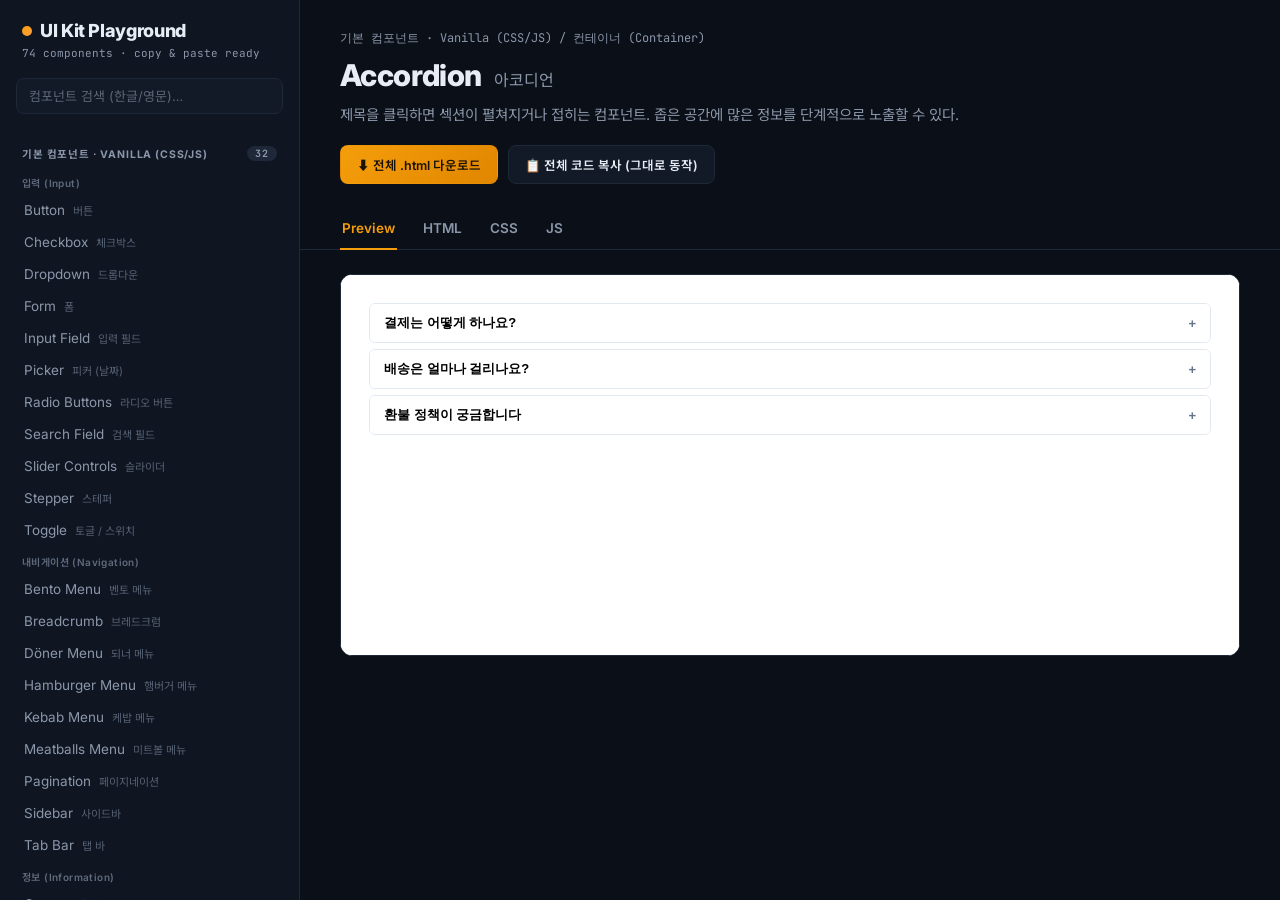
<file: docs/resource/ui-kit-playground.html>
<!doctype html>
<html lang="ko">
<head>
<meta charset="utf-8">
<meta name="viewport" content="width=device-width, initial-scale=1.0">
<title>UI Kit Playground — 컴포넌트 & 다이얼로그 통합 (74)</title>
<link href="https://fonts.googleapis.com/css2?family=Inter:wght@400;500;600;700;800&family=JetBrains+Mono:wght@400;500;700&family=Noto+Sans+KR:wght@400;500;700;800&display=swap" rel="stylesheet">
<style>
*,*::before,*::after{box-sizing:border-box;margin:0;padding:0}
:root{
  --bg:#0b0f17; --panel:#0f1521; --panel2:#121a28; --border:#1e2838;
  --text:#e8edf5; --dim:#8b97aa; --accent:#f59e0b; --accent2:#60a5fa; --ok:#34d399;
}
html,body{height:100%}
body{font-family:'Inter','Noto Sans KR',system-ui,sans-serif;background:var(--bg);color:var(--text);overflow:hidden}
.uk-app{display:grid;grid-template-columns:300px 1fr;height:100vh}

/* sidebar */
.uk-side{background:var(--panel);border-right:1px solid var(--border);display:flex;flex-direction:column;min-height:0}
.uk-brand{padding:20px 22px 14px}
.uk-brand h1{font-size:18px;font-weight:800;letter-spacing:-.02em;display:flex;align-items:center;gap:8px}
.uk-brand h1 .dot{width:10px;height:10px;border-radius:50%;background:linear-gradient(135deg,var(--accent),#ff9f43)}
.uk-brand p{font-size:11px;color:var(--dim);margin-top:5px;font-family:'JetBrains Mono',monospace}
.uk-searchwrap{padding:4px 16px 12px}
.uk-searchwrap input{width:100%;background:var(--panel2);border:1px solid var(--border);border-radius:8px;color:var(--text);font-size:13px;padding:9px 12px;outline:none;font-family:inherit}
.uk-searchwrap input:focus{border-color:var(--accent2)}
.uk-searchwrap input::placeholder{color:#5b6677}
.uk-menu{flex:1;overflow-y:auto;padding:6px 10px 28px}
.uk-menu::-webkit-scrollbar{width:8px}
.uk-menu::-webkit-scrollbar-thumb{background:#243042;border-radius:8px}
.uk-group{display:flex;align-items:center;justify-content:space-between;gap:8px;padding:14px 12px 6px;font-size:10.5px;font-weight:700;letter-spacing:.08em;text-transform:uppercase;color:var(--dim)}
.uk-group-tag{background:var(--border);color:var(--dim);border-radius:20px;padding:1px 8px;font-size:10px;font-family:'JetBrains Mono',monospace}
.uk-sub{padding:8px 12px 4px;font-size:10px;font-weight:600;letter-spacing:.04em;color:#5f6b7d}
.uk-item{display:flex;align-items:baseline;gap:8px;width:100%;text-align:left;background:none;border:0;border-radius:8px;color:var(--dim);padding:8px 12px;font-size:13.5px;cursor:pointer;font-family:inherit;border-left:2px solid transparent}
.uk-item:hover{background:var(--panel2);color:var(--text)}
.uk-item.active{background:rgba(245,158,11,.12);color:var(--accent);border-left-color:var(--accent);font-weight:600}
.uk-item-ko{font-size:11px;color:#566173}
.uk-item.active .uk-item-ko{color:var(--accent)}

/* main */
.uk-main{overflow-y:auto;min-height:0;background:var(--bg)}
.uk-head{padding:30px 40px 0;max-width:1100px;margin:0 auto}
.uk-crumb{font-size:12px;color:var(--dim);font-family:'JetBrains Mono',monospace;margin-bottom:10px}
.uk-title-row{display:flex;align-items:baseline;gap:12px}
.uk-title-row h1{font-size:30px;font-weight:800;letter-spacing:-.02em}
.uk-title-ko{font-size:16px;color:var(--dim)}
.uk-desc{color:var(--dim);font-size:14.5px;line-height:1.65;margin-top:10px;max-width:760px}
.uk-deps{margin-top:12px;display:inline-block;font-size:11.5px;font-family:'JetBrains Mono',monospace;color:var(--accent2);background:rgba(96,165,250,.1);border:1px solid rgba(96,165,250,.25);border-radius:6px;padding:4px 10px}
.uk-actions{display:flex;gap:10px;margin-top:18px;flex-wrap:wrap}
.uk-btn{background:var(--panel2);border:1px solid var(--border);color:var(--text);font-size:12.5px;font-weight:600;padding:9px 16px;border-radius:8px;cursor:pointer;font-family:inherit;transition:.15s}
.uk-btn:hover{border-color:var(--accent2);color:var(--accent2)}
.uk-btn.primary{background:linear-gradient(135deg,var(--accent),#e08600);color:#1a1205;border-color:transparent}
.uk-btn.primary:hover{filter:brightness(1.08);color:#1a1205}

.uk-tabs{display:flex;gap:24px;padding:0 40px;margin:24px auto 0;max-width:1100px;border-bottom:1px solid var(--border)}
.uk-tab{background:none;border:0;border-bottom:2px solid transparent;color:var(--dim);font-size:13.5px;font-weight:600;padding:12px 2px;cursor:pointer;font-family:inherit;margin-bottom:-1px}
.uk-tab:hover{color:var(--text)}
.uk-tab.active{color:var(--accent);border-bottom-color:var(--accent)}

.uk-panels{padding:24px 40px 60px;max-width:1100px;margin:0 auto}
.uk-panel{display:none}
.uk-panel.active{display:block}
.uk-preview{border:1px solid var(--border);border-radius:12px;overflow:hidden;background:#fff}
.uk-frame{width:100%;height:480px;border:0;display:block;background:#fff}
.uk-code{position:relative;background:#0d1320;border:1px solid var(--border);border-radius:12px;overflow:hidden}
.uk-code pre{margin:0;padding:20px 20px 22px;overflow-x:auto}
.uk-code code{font-family:'JetBrains Mono',monospace;font-size:12.5px;line-height:1.7;color:#c9d4e3;white-space:pre}
.uk-copy{position:absolute;top:12px;right:12px;background:var(--panel2);border:1px solid var(--border);color:var(--dim);font-size:11.5px;font-weight:600;padding:5px 12px;border-radius:7px;cursor:pointer;font-family:inherit;z-index:2}
.uk-copy:hover{border-color:var(--accent2);color:var(--accent2)}
.uk-copy.ok{color:var(--ok);border-color:var(--ok)}

</style>
</head>
<body>
<div class="uk-app">
  <aside class="uk-side">
    <div class="uk-brand">
      <h1><span class="dot"></span> UI Kit Playground</h1>
      <p>74 components · copy &amp; paste ready</p>
    </div>
    <div class="uk-searchwrap">
      <input id="uk-search" type="search" placeholder="컴포넌트 검색 (한글/영문)…" autocomplete="off">
    </div>
    <nav class="uk-menu" id="uk-menu"></nav>
  </aside>
  <main class="uk-main"><div id="uk-view"></div></main>
</div>

<script id="data-catalog">const CATALOG = [
  { id: 'accordion', num: 1, name: 'Accordion', nameKo: '아코디언', cat: 'container',
    desc: '제목을 클릭하면 섹션이 펼쳐지거나 접히는 컴포넌트. 좁은 공간에 많은 정보를 단계적으로 노출할 수 있다.',
    usecase: 'FAQ · 상품 상세 설명 · 설정 메뉴',
    feature: '콘텐츠 토글 / 단계적 정보 노출 (Progressive Disclosure)',
    html: `<div class="accordion">
  <div class="accordion-item">
    <button class="accordion-header">결제는 어떻게 하나요?</button>
    <div class="accordion-body">신용카드, 계좌이체, 간편결제를 지원합니다.</div>
  </div>
  <div class="accordion-item">
    <button class="accordion-header">배송은 얼마나 걸리나요?</button>
    <div class="accordion-body">평일 오후 2시 이전 주문 시 당일 출고됩니다.</div>
  </div>
  <div class="accordion-item">
    <button class="accordion-header">환불 정책이 궁금합니다</button>
    <div class="accordion-body">수령 후 7일 이내 무료 반품 가능합니다.</div>
  </div>
</div>`,
    css: `.accordion-item { border: 1px solid #e2e8f0; border-radius: 6px; margin-bottom: 6px; overflow: hidden; background: #fff; }
.accordion-header {
  width: 100%; text-align: left; background: #fff; border: none;
  padding: 10px 14px; font-size: 13px; font-weight: 600; cursor: pointer;
  display: flex; justify-content: space-between; align-items: center;
}
.accordion-header::after { content: '+'; color: #64748b; transition: transform .2s; }
.accordion-item.open .accordion-header::after { transform: rotate(45deg); }
.accordion-body { display: none; padding: 4px 14px 12px; color: #64748b; font-size: 12px; }
.accordion-item.open .accordion-body { display: block; }`,
    js: `document.querySelectorAll('.accordion-header').forEach(btn => {
  btn.addEventListener('click', () => {
    btn.parentElement.classList.toggle('open');
  });
});` },

  { id: 'bento', num: 2, name: 'Bento Menu', nameKo: '벤토 메뉴', cat: 'nav',
    desc: '도시락(벤토) 칸막이처럼 격자 형태로 항목을 나열한 메뉴. 여러 앱/기능을 한 화면에 노출할 때 사용.',
    usecase: 'Google 앱 런처 · MS 365 앱 스위처',
    feature: '그리드 형태의 앱·기능 진입점 제공',
    html: `<div class="bento-wrap">
  <button class="bento-trigger" aria-label="앱 메뉴 열기">
    <span class="brow"><span class="bdot"></span><span class="bdot"></span><span class="bdot"></span></span>
    <span class="brow"><span class="bdot"></span><span class="bdot"></span><span class="bdot"></span></span>
    <span class="brow"><span class="bdot"></span><span class="bdot"></span><span class="bdot"></span></span>
  </button>
  <div class="bento-popover">
    <div class="bapp" title="메일">📧</div>
    <div class="bapp" title="캘린더">📅</div>
    <div class="bapp" title="드라이브">📁</div>
    <div class="bapp" title="문서">📝</div>
    <div class="bapp" title="채팅">💬</div>
    <div class="bapp" title="지도">🗺️</div>
  </div>
</div>`,
    css: `.bento-wrap { position: relative; display: inline-block; }
.bento-trigger {
  background: #fff; border: 1px solid #e2e8f0; border-radius: 6px;
  padding: 6px; cursor: pointer; display: flex; flex-direction: column; gap: 3px;
}
.bento-trigger .brow { display: flex; gap: 3px; }
.bento-trigger .bdot { width: 5px; height: 5px; background: #0f172a; border-radius: 1px; }
.bento-popover {
  display: none; position: absolute; background: #fff;
  border: 1px solid #e2e8f0; border-radius: 8px; padding: 8px;
  box-shadow: 0 8px 24px rgba(15,23,42,.08);
  grid-template-columns: repeat(3, 1fr); gap: 6px; margin-top: 6px; z-index: 10;
}
.bento-wrap.open .bento-popover { display: grid; }
.bento-popover .bapp {
  width: 48px; height: 48px; background: #f1f5f9; border-radius: 6px;
  display: flex; align-items: center; justify-content: center; font-size: 18px; cursor: pointer;
}
.bento-popover .bapp:hover { background: #e0e7ff; }`,
    js: `document.querySelectorAll('.bento-trigger').forEach(btn => {
  btn.addEventListener('click', e => {
    e.stopPropagation();
    btn.parentElement.classList.toggle('open');
  });
});
document.addEventListener('click', () => {
  document.querySelectorAll('.bento-wrap.open').forEach(w => w.classList.remove('open'));
});` },

  { id: 'breadcrumb', num: 3, name: 'Breadcrumb', nameKo: '브레드크럼', cat: 'nav',
    desc: '사이트 계층 구조에서 현재 위치를 표시하고 상위 경로로 돌아갈 수 있게 하는 링크 경로.',
    usecase: '이커머스 카테고리 · 문서/위키 네비게이션',
    feature: '현재 위치 표시 / 상위 경로 역추적',
    html: `<nav class="breadcrumb" aria-label="breadcrumb">
  <a href="#">홈</a>
  <span class="sep">/</span>
  <a href="#">전자제품</a>
  <span class="sep">/</span>
  <a href="#">노트북</a>
  <span class="sep">/</span>
  <span class="current">맥북 프로 16</span>
</nav>`,
    css: `.breadcrumb {
  display: flex; align-items: center; gap: 6px;
  font-size: 13px; color: #64748b; flex-wrap: wrap;
}
.breadcrumb a { color: #6366f1; text-decoration: none; }
.breadcrumb a:hover { text-decoration: underline; }
.breadcrumb .sep { color: #cbd5e1; }
.breadcrumb .current { color: #0f172a; font-weight: 500; }`,
    js: '' },

  { id: 'button', num: 4, name: 'Button', nameKo: '버튼', cat: 'input',
    desc: '라벨이 붙은 클릭 가능한 영역. 액션을 명확하게 트리거하는 가장 기본적인 입력 컴포넌트.',
    usecase: '제출 · 저장 · 결제 · CTA',
    feature: '사용자 액션 트리거 / 시각적 위계(Primary/Secondary/Danger) 표현',
    html: `<button class="btn btn-primary">저장</button>
<button class="btn btn-secondary">취소</button>
<button class="btn btn-danger">삭제</button>
<button class="btn btn-primary" disabled>비활성</button>`,
    css: `.btn {
  padding: 8px 16px; border-radius: 6px; font-size: 13px; font-weight: 600;
  cursor: pointer; border: 1px solid transparent; font-family: inherit;
  transition: all .15s ease;
}
.btn-primary { background: #6366f1; color: #fff; }
.btn-primary:hover { background: #4f46e5; }
.btn-secondary { background: #fff; color: #0f172a; border-color: #e2e8f0; }
.btn-secondary:hover { background: #f8fafc; }
.btn-danger { background: #f43f5e; color: #fff; }
.btn-danger:hover { background: #e11d48; }
.btn:disabled { opacity: .5; cursor: not-allowed; }`,
    js: `document.querySelectorAll('.btn:not(:disabled)').forEach(btn => {
  btn.addEventListener('click', () => console.log('Clicked:', btn.textContent));
});` },

  { id: 'card', num: 5, name: 'Card', nameKo: '카드', cat: 'container',
    desc: '이미지·텍스트·버튼 등 이질적인 콘텐츠를 하나의 직사각형 단위로 묶어 진입점 역할을 하는 모듈.',
    usecase: '상품 목록 · 블로그 미리보기 · 대시보드 위젯',
    feature: '콘텐츠 묶음 + 클릭 진입점 / 그리드 레이아웃의 기본 단위',
    html: `<div class="product-card">
  <div class="pc-image"></div>
  <div class="pc-body">
    <h3 class="pc-title">맥북 프로 16</h3>
    <p class="pc-desc">M3 Pro · 36GB · 512GB</p>
    <div class="pc-price">₩3,490,000</div>
  </div>
</div>
<div class="product-card">
  <div class="pc-image" style="background:linear-gradient(135deg,#fde68a,#fca5a5);"></div>
  <div class="pc-body">
    <h3 class="pc-title">아이패드 프로</h3>
    <p class="pc-desc">M4 · 11형 · 256GB</p>
    <div class="pc-price">₩1,499,000</div>
  </div>
</div>`,
    css: `.product-card {
  width: 160px; background: #fff; border: 1px solid #e2e8f0;
  border-radius: 8px; overflow: hidden; cursor: pointer;
  transition: box-shadow .15s ease;
}
.product-card:hover { box-shadow: 0 4px 12px rgba(15,23,42,.08); }
.product-card .pc-image { height: 90px; background: linear-gradient(135deg,#c7d2fe,#a5f3fc); }
.product-card .pc-body { padding: 10px; }
.product-card .pc-title { font-size: 13px; font-weight: 600; margin: 0 0 4px; }
.product-card .pc-desc { font-size: 12px; color: #64748b; margin: 0 0 6px; }
.product-card .pc-price { font-size: 13px; font-weight: 700; color: #6366f1; }`,
    js: '' },

  { id: 'carousel', num: 6, name: 'Carousel', nameKo: '캐러셀', cat: 'container',
    desc: '같은 영역에서 슬라이드를 좌우로 넘기며 여러 콘텐츠를 순환 노출. 화면 면적 절약이 가장 큰 장점.',
    usecase: '랜딩 페이지 배너 · 상품 이미지 갤러리',
    feature: '콘텐츠 순환 노출 / 자동·수동 슬라이드 전환',
    html: `<div class="carousel" id="carousel-demo">
  <div class="carousel-track">
    <div class="carousel-slide s1">슬라이드 1</div>
    <div class="carousel-slide s2">슬라이드 2</div>
    <div class="carousel-slide s3">슬라이드 3</div>
  </div>
  <div class="carousel-controls">
    <button class="carousel-btn prev">‹</button>
    <div class="carousel-dots">
      <span class="carousel-dot active" data-i="0"></span>
      <span class="carousel-dot" data-i="1"></span>
      <span class="carousel-dot" data-i="2"></span>
    </div>
    <button class="carousel-btn next">›</button>
  </div>
</div>`,
    css: `.carousel { width: 100%; max-width: 320px; position: relative; }
.carousel-track { display: flex; overflow: hidden; border-radius: 8px; background: #f1f5f9; }
.carousel-slide {
  min-width: 100%; height: 100px;
  display: flex; align-items: center; justify-content: center;
  font-size: 32px; font-weight: 700; color: #fff;
  transition: margin-left .3s ease;
}
.carousel-slide.s1 { background: linear-gradient(135deg,#6366f1,#a855f7); }
.carousel-slide.s2 { background: linear-gradient(135deg,#14b8a6,#06b6d4); }
.carousel-slide.s3 { background: linear-gradient(135deg,#f59e0b,#f43f5e); }
.carousel-controls { display: flex; justify-content: space-between; align-items: center; margin-top: 8px; }
.carousel-btn {
  background: #fff; border: 1px solid #e2e8f0;
  width: 28px; height: 28px; border-radius: 50%;
  cursor: pointer; font-size: 14px;
}
.carousel-dots { display: flex; gap: 6px; }
.carousel-dot { width: 8px; height: 8px; border-radius: 50%; background: #cbd5e1; cursor: pointer; }
.carousel-dot.active { background: #6366f1; }`,
    js: `(function() {
  const car = document.getElementById('carousel-demo');
  if (!car) return;
  const slides = car.querySelectorAll('.carousel-slide');
  const dots = car.querySelectorAll('.carousel-dot');
  let idx = 0;
  function go(i) {
    idx = (i + slides.length) % slides.length;
    slides[0].style.marginLeft = (-idx * 100) + '%';
    dots.forEach((d, j) => d.classList.toggle('active', j === idx));
  }
  car.querySelector('.prev').addEventListener('click', () => go(idx - 1));
  car.querySelector('.next').addEventListener('click', () => go(idx + 1));
  dots.forEach(d => d.addEventListener('click', () => go(+d.dataset.i)));
})();` },

  { id: 'checkbox', num: 7, name: 'Checkbox', nameKo: '체크박스', cat: 'input',
    desc: '독립적으로 켜고 끌 수 있는 사각형 체크 박스. 목록에서 0~N개 항목의 다중 선택을 표현한다.',
    usecase: '필터 · 약관 동의 · 할 일 목록',
    feature: '독립적 boolean 다중 선택 / 부분 선택(indeterminate) 상태 표현',
    html: `<div class="cb-group">
  <label class="cb-label"><input type="checkbox" checked> 이용약관 동의 (필수)</label>
  <label class="cb-label"><input type="checkbox" checked> 개인정보 수집 동의 (필수)</label>
  <label class="cb-label"><input type="checkbox"> 마케팅 정보 수신 (선택)</label>
  <label class="cb-label"><input type="checkbox" disabled> 비활성 항목</label>
</div>`,
    css: `.cb-group { display: flex; flex-direction: column; gap: 8px; }
.cb-label {
  display: flex; align-items: center; gap: 8px;
  font-size: 13px; color: #0f172a; cursor: pointer;
}
.cb-label input[type="checkbox"] { accent-color: #6366f1; width: 16px; height: 16px; }`,
    js: '' },

  { id: 'comment', num: 8, name: 'Comment', nameKo: '댓글', cat: 'info',
    desc: '사용자가 입력한 텍스트를 시간순으로 누적해서 보여주는 영역. 아바타·이름·시간 메타가 함께 표시된다.',
    usecase: '블로그·뉴스 댓글 · 코드 리뷰 코멘트',
    feature: '시간순 사용자 입력 표시 / 답글·좋아요 등 인터랙션 부착',
    html: `<div class="comment-list">
  <div class="comment">
    <div class="comment-avatar">홍</div>
    <div class="comment-body">
      <span class="comment-author">홍길동</span>
      <span class="comment-time">3분 전</span>
      <div class="comment-text">정말 유익한 글이네요 👍</div>
    </div>
  </div>
  <div class="comment">
    <div class="comment-avatar b">김</div>
    <div class="comment-body">
      <span class="comment-author">김개발</span>
      <span class="comment-time">12분 전</span>
      <div class="comment-text">동의합니다. 저도 같은 경험이 있어요.</div>
    </div>
  </div>
</div>`,
    css: `.comment-list { width: 100%; max-width: 320px; }
.comment {
  display: flex; gap: 8px; padding: 10px 0;
  border-bottom: 1px solid #e2e8f0;
}
.comment:last-child { border-bottom: none; }
.comment-avatar {
  width: 28px; height: 28px; border-radius: 50%;
  background: linear-gradient(135deg,#6366f1,#a855f7); color: #fff;
  display: flex; align-items: center; justify-content: center;
  font-size: 12px; font-weight: 700; flex-shrink: 0;
}
.comment-avatar.b { background: linear-gradient(135deg,#14b8a6,#06b6d4); }
.comment-body { font-size: 12px; flex: 1; }
.comment-author { font-weight: 700; color: #0f172a; margin-right: 6px; }
.comment-time { color: #94a3b8; font-size: 11px; }
.comment-text { color: #475569; margin-top: 2px; }`,
    js: '' },

  { id: 'doner', num: 9, name: 'Döner Menu', nameKo: '되너 메뉴', cat: 'nav',
    desc: '길이가 점점 짧아지는 가로선 3개로 표현되는 아이콘. 필터·정렬 옵션 패널의 진입점을 의미한다.',
    usecase: '상품 리스트 필터 · 지도 검색 옵션',
    feature: '필터·정렬 패널 토글 / 햄버거와 의미 구분',
    html: `<div class="doner-wrap">
  <button class="doner-trigger" aria-label="필터 열기">
    <span></span><span></span><span></span>
  </button>
  <div class="doner-panel">
    <div class="filter-title">정렬</div>
    <label><input type="radio" name="sort" checked> 인기순</label>
    <label><input type="radio" name="sort"> 최신순</label>
    <label><input type="radio" name="sort"> 가격순</label>
  </div>
</div>`,
    css: `.doner-wrap { position: relative; }
.doner-trigger {
  background: #fff; border: 1px solid #e2e8f0; border-radius: 6px;
  padding: 9px 12px; display: flex; flex-direction: column; gap: 3px; cursor: pointer;
}
.doner-trigger span { height: 2px; background: #0f172a; border-radius: 1px; }
.doner-trigger span:nth-child(1) { width: 18px; }
.doner-trigger span:nth-child(2) { width: 14px; }
.doner-trigger span:nth-child(3) { width: 10px; }
.doner-panel {
  display: none; position: absolute; top: 100%; left: 0; margin-top: 6px;
  background: #fff; border: 1px solid #e2e8f0; border-radius: 6px;
  box-shadow: 0 8px 24px rgba(15,23,42,.08);
  padding: 8px; min-width: 160px; z-index: 10;
}
.doner-wrap.open .doner-panel { display: block; }
.doner-panel .filter-title {
  font-size: 11px; font-weight: 700; text-transform: uppercase;
  color: #64748b; padding: 4px 8px;
}
.doner-panel label {
  display: flex; align-items: center; gap: 6px;
  font-size: 12px; padding: 4px 8px; cursor: pointer;
}`,
    js: `document.querySelectorAll('.doner-trigger').forEach(btn => {
  btn.addEventListener('click', e => {
    e.stopPropagation();
    btn.parentElement.classList.toggle('open');
  });
});
document.addEventListener('click', () => {
  document.querySelectorAll('.doner-wrap.open').forEach(w => w.classList.remove('open'));
});` },

  { id: 'dropdown', num: 10, name: 'Dropdown', nameKo: '드롭다운', cat: 'input',
    desc: '클릭 시 옵션 목록이 아래로 펼쳐지며 한 항목을 선택하는 컴포넌트.',
    usecase: '국가/지역 선택 · 정렬 기준 변경',
    feature: '긴 옵션 목록의 단일 선택 / 화면 공간 절약',
    html: `<div class="dropdown" id="dd-demo">
  <button class="dropdown-trigger">
    <span class="dd-value">한국</span>
  </button>
  <div class="dropdown-menu">
    <div class="dropdown-item">한국</div>
    <div class="dropdown-item">일본</div>
    <div class="dropdown-item">미국</div>
    <div class="dropdown-item">독일</div>
  </div>
</div>`,
    css: `.dropdown { position: relative; }
.dropdown-trigger {
  background: #fff; border: 1px solid #e2e8f0; border-radius: 6px;
  padding: 8px 14px; font-size: 13px; cursor: pointer;
  display: flex; align-items: center; gap: 10px; min-width: 140px;
}
.dropdown-trigger::after { content: '▾'; margin-left: auto; color: #94a3b8; font-size: 10px; }
.dropdown-menu {
  display: none; position: absolute; top: 100%; left: 0; right: 0; margin-top: 4px;
  background: #fff; border: 1px solid #e2e8f0; border-radius: 6px;
  box-shadow: 0 8px 24px rgba(15,23,42,.08); overflow: hidden; z-index: 10;
}
.dropdown.open .dropdown-menu { display: block; }
.dropdown-item { padding: 8px 14px; font-size: 13px; cursor: pointer; }
.dropdown-item:hover { background: #f1f5f9; }`,
    js: `(function() {
  document.querySelectorAll('.dropdown').forEach(dd => {
    const trigger = dd.querySelector('.dropdown-trigger');
    const value = dd.querySelector('.dd-value');
    trigger.addEventListener('click', e => {
      e.stopPropagation();
      document.querySelectorAll('.dropdown.open').forEach(d => d !== dd && d.classList.remove('open'));
      dd.classList.toggle('open');
    });
    dd.querySelectorAll('.dropdown-item').forEach(item => {
      item.addEventListener('click', () => {
        if (value) value.textContent = item.textContent;
        dd.classList.remove('open');
      });
    });
  });
  document.addEventListener('click', () => {
    document.querySelectorAll('.dropdown.open').forEach(d => d.classList.remove('open'));
  });
})();` },

  { id: 'feed', num: 11, name: 'Feed', nameKo: '피드', cat: 'info',
    desc: '다수 사용자/소스의 활동을 시간순(또는 알고리즘 순)으로 흘려보여주는 스트림. 텍스트·이미지·영상이 혼재.',
    usecase: '소셜 미디어 타임라인 · 알림 센터',
    feature: '시간순 스트림 / 무한 스크롤·페이지네이션',
    html: `<div class="feed">
  <div class="feed-post">
    <div class="feed-post-head">
      <div class="feed-avatar"></div>
      <span class="feed-name">@codevillain</span>
      <span class="feed-time">2분 전</span>
    </div>
    <div class="feed-text">새 강의 영상이 업로드되었습니다 🎬</div>
  </div>
  <div class="feed-post">
    <div class="feed-post-head">
      <div class="feed-avatar" style="background:#fbbf24;"></div>
      <span class="feed-name">@dev_kim</span>
      <span class="feed-time">15분 전</span>
    </div>
    <div class="feed-text">Claude Code로 작업 시간을 절반으로 줄였어요!</div>
  </div>
</div>`,
    css: `.feed { width: 100%; max-width: 320px; display: flex; flex-direction: column; gap: 8px; }
.feed-post {
  background: #fff; border: 1px solid #e2e8f0;
  border-radius: 8px; padding: 10px 12px;
}
.feed-post-head { display: flex; align-items: center; gap: 8px; margin-bottom: 6px; }
.feed-avatar { width: 24px; height: 24px; border-radius: 50%; background: #c7d2fe; }
.feed-name { font-size: 12px; font-weight: 700; }
.feed-time { font-size: 11px; color: #94a3b8; margin-left: auto; }
.feed-text { font-size: 12px; color: #475569; }`,
    js: '' },

  { id: 'form', num: 12, name: 'Form', nameKo: '폼', cat: 'input',
    desc: '여러 입력 필드를 묶어 한 번에 제출하는 단위. 검증·에러 메시지·제출 상태 관리가 핵심 책임.',
    usecase: '회원가입 · 결제 정보 입력 · 문의하기',
    feature: '필드 묶음 + 유효성 검증 + 제출 처리',
    html: `<form class="form" id="form-demo" novalidate>
  <div class="form-field">
    <label class="form-label">이메일</label>
    <input type="email" class="form-input" name="email" placeholder="you@example.com">
    <div class="form-error"></div>
  </div>
  <div class="form-field">
    <label class="form-label">비밀번호 (8자 이상)</label>
    <input type="password" class="form-input" name="password" placeholder="••••••••">
    <div class="form-error"></div>
  </div>
  <button type="submit" class="form-submit">가입하기</button>
</form>`,
    css: `.form { width: 100%; max-width: 320px; display: flex; flex-direction: column; gap: 10px; }
.form-field { display: flex; flex-direction: column; gap: 4px; }
.form-label { font-size: 12px; font-weight: 600; }
.form-input {
  border: 1px solid #e2e8f0; border-radius: 6px;
  padding: 8px 12px; font-size: 13px; font-family: inherit;
}
.form-input:focus { outline: none; border-color: #6366f1; }
.form-input.error { border-color: #f43f5e; }
.form-error { font-size: 11px; color: #f43f5e; min-height: 14px; }
.form-submit {
  background: #6366f1; color: #fff; border: none;
  padding: 9px 14px; border-radius: 6px;
  font-size: 13px; font-weight: 600; cursor: pointer;
}`,
    js: `(function() {
  const form = document.getElementById('form-demo');
  if (!form) return;
  form.addEventListener('submit', e => {
    e.preventDefault();
    const email = form.email, pw = form.password;
    let ok = true;
    [email, pw].forEach(f => {
      f.classList.remove('error');
      f.nextElementSibling.textContent = '';
    });
    if (!email.value.includes('@')) {
      email.classList.add('error');
      email.nextElementSibling.textContent = '올바른 이메일을 입력하세요';
      ok = false;
    }
    if (pw.value.length < 8) {
      pw.classList.add('error');
      pw.nextElementSibling.textContent = '비밀번호는 8자 이상이어야 합니다';
      ok = false;
    }
    if (ok) alert('가입 요청이 전송되었습니다');
  });
})();` },

  { id: 'hamburger', num: 13, name: 'Hamburger Menu', nameKo: '햄버거 메뉴', cat: 'nav',
    desc: '동일한 길이의 가로선 3개로 표현되는 아이콘. 보통 좌측 상단에 위치하며 주요 네비게이션 메뉴를 토글한다.',
    usecase: '모바일 웹의 사이드 네비게이션 토글',
    feature: '메인 네비게이션 표시/숨김 토글',
    html: `<div class="hamburger-wrap">
  <button class="hamburger-trigger" aria-label="메뉴 열기">
    <span></span><span></span><span></span>
  </button>
  <div class="hamburger-drawer">
    <a href="#">홈</a>
    <a href="#">상품</a>
    <a href="#">장바구니</a>
    <a href="#">마이페이지</a>
    <a href="#">로그아웃</a>
  </div>
</div>`,
    css: `.hamburger-wrap { position: relative; }
.hamburger-trigger {
  background: #fff; border: 1px solid #e2e8f0; border-radius: 6px;
  padding: 9px 12px; display: flex; flex-direction: column; gap: 4px; cursor: pointer;
}
.hamburger-trigger span { width: 18px; height: 2px; background: #0f172a; border-radius: 1px; }
.hamburger-drawer {
  display: none; position: absolute; top: 100%; left: 0; margin-top: 6px;
  background: #fff; border: 1px solid #e2e8f0; border-radius: 6px;
  box-shadow: 0 8px 24px rgba(15,23,42,.08); min-width: 160px; z-index: 10;
}
.hamburger-wrap.open .hamburger-drawer { display: block; }
.hamburger-drawer a {
  display: block; padding: 9px 14px; font-size: 13px; color: #0f172a;
  text-decoration: none; border-bottom: 1px solid #f1f5f9;
}
.hamburger-drawer a:last-child { border-bottom: none; }
.hamburger-drawer a:hover { background: #f8fafc; }`,
    js: `document.querySelectorAll('.hamburger-trigger').forEach(btn => {
  btn.addEventListener('click', e => {
    e.stopPropagation();
    btn.parentElement.classList.toggle('open');
  });
});
document.addEventListener('click', () => {
  document.querySelectorAll('.hamburger-wrap.open').forEach(w => w.classList.remove('open'));
});` },

  { id: 'icon', num: 14, name: 'Icon', nameKo: '아이콘', cat: 'info',
    desc: '의미를 압축한 작은 이미지/문자. 정보 표시 또는 액션 트리거(아이콘 버튼)로 쓰인다.',
    usecase: '툴바 · 메뉴 항목 · 상태 표시',
    feature: '의미의 시각적 압축 / 텍스트 없는 액션 전달',
    html: `<div class="icon-row">
  <button class="icon-btn">🏠</button>
  <button class="icon-btn primary">🔍</button>
  <button class="icon-btn success">✓</button>
  <button class="icon-btn warn">⚠</button>
  <button class="icon-btn">⚙️</button>
</div>`,
    css: `.icon-row { display: flex; gap: 14px; align-items: center; }
.icon-btn {
  width: 36px; height: 36px; background: #fff;
  border: 1px solid #e2e8f0; border-radius: 8px;
  display: flex; align-items: center; justify-content: center;
  cursor: pointer; font-size: 16px;
}
.icon-btn:hover { background: #f1f5f9; }
.icon-btn.primary { background: #6366f1; color: #fff; border-color: #6366f1; }
.icon-btn.success { background: #14b8a6; color: #fff; border-color: #14b8a6; }
.icon-btn.warn    { background: #f59e0b; color: #fff; border-color: #f59e0b; }`,
    js: '' },

  { id: 'input', num: 15, name: 'Input Field', nameKo: '입력 필드', cat: 'input',
    desc: '한 줄 또는 여러 줄 텍스트를 입력받는 가장 기본적인 컴포넌트. 검색바도 입력 필드의 한 종류다.',
    usecase: '로그인 · 검색 · 댓글 작성',
    feature: '텍스트 입력 / 플레이스홀더·라벨·에러 메시지 처리',
    html: `<div class="input-group">
  <label class="input-label" for="ipt-name">이름</label>
  <input id="ipt-name" type="text" class="input-field" placeholder="홍길동">
  <span class="input-hint">2자 이상 입력하세요</span>
</div>`,
    css: `.input-group { display: flex; flex-direction: column; gap: 4px; width: 100%; max-width: 280px; }
.input-label { font-size: 12px; font-weight: 600; }
.input-field {
  border: 1px solid #e2e8f0; border-radius: 6px;
  padding: 8px 12px; font-size: 13px; font-family: inherit;
}
.input-field:focus {
  outline: none; border-color: #6366f1;
  box-shadow: 0 0 0 3px rgba(99,102,241,.12);
}
.input-hint { font-size: 11px; color: #94a3b8; }`,
    js: '' },

  { id: 'kebab', num: 16, name: 'Kebab Menu', nameKo: '케밥 메뉴', cat: 'nav',
    desc: '세로로 쌓인 점 3개. 행/카드 단위의 부가 옵션(수정·삭제·공유 등)을 모아둔 메뉴 트리거.',
    usecase: '테이블 행 액션 · 모바일 리스트 항목 옵션',
    feature: '컨텍스트 메뉴 토글 / 보조 액션 모음',
    html: `<div class="kebab-wrap">
  <button class="kebab-trigger" aria-label="더보기">
    <span></span><span></span><span></span>
  </button>
  <div class="kebab-menu">
    <a href="#">수정</a>
    <a href="#">복제</a>
    <a href="#">공유</a>
    <a href="#" class="danger">삭제</a>
  </div>
</div>`,
    css: `.kebab-wrap { position: relative; }
.kebab-trigger {
  background: #fff; border: 1px solid #e2e8f0; border-radius: 6px;
  padding: 6px 10px; display: flex; flex-direction: column; gap: 3px; cursor: pointer;
}
.kebab-trigger span { width: 4px; height: 4px; background: #0f172a; border-radius: 50%; }
.kebab-menu {
  display: none; position: absolute; top: 100%; right: 0; margin-top: 6px;
  background: #fff; border: 1px solid #e2e8f0; border-radius: 6px;
  box-shadow: 0 8px 24px rgba(15,23,42,.08); min-width: 140px; z-index: 10;
}
.kebab-wrap.open .kebab-menu { display: block; }
.kebab-menu a {
  display: block; padding: 8px 12px; font-size: 12px;
  color: #0f172a; text-decoration: none;
}
.kebab-menu a:hover { background: #f1f5f9; }
.kebab-menu a.danger { color: #f43f5e; }`,
    js: `document.querySelectorAll('.kebab-trigger').forEach(btn => {
  btn.addEventListener('click', e => {
    e.stopPropagation();
    btn.parentElement.classList.toggle('open');
  });
});
document.addEventListener('click', () => {
  document.querySelectorAll('.kebab-wrap.open').forEach(w => w.classList.remove('open'));
});` },

  { id: 'loader', num: 17, name: 'Loader', nameKo: '로더 / 스피너', cat: 'info',
    desc: '백그라운드 처리가 진행 중임을 알려 사용자가 기다려야 함을 시각화. 스피너·도트·바 등 다양한 형태.',
    usecase: '데이터 fetching · 파일 업로드 중',
    feature: '처리 중 상태 시각화 / 이탈 방지',
    html: `<div class="loader-row">
  <div class="loader-spinner"></div>
  <div class="loader-dots"><span></span><span></span><span></span></div>
  <div class="loader-bar"></div>
</div>`,
    css: `.loader-row { display: flex; gap: 18px; align-items: center; }
.loader-spinner {
  width: 28px; height: 28px;
  border: 3px solid #e2e8f0; border-top-color: #6366f1;
  border-radius: 50%; animation: loader-spin .8s linear infinite;
}
@keyframes loader-spin { to { transform: rotate(360deg); } }
.loader-dots { display: flex; gap: 5px; }
.loader-dots span {
  width: 7px; height: 7px; border-radius: 50%;
  background: #6366f1; animation: loader-bounce 1s infinite;
}
.loader-dots span:nth-child(2) { animation-delay: .15s; }
.loader-dots span:nth-child(3) { animation-delay: .3s; }
@keyframes loader-bounce {
  0%, 80%, 100% { transform: scale(.6); opacity: .4; }
  40% { transform: scale(1); opacity: 1; }
}
.loader-bar {
  width: 80px; height: 4px;
  background: #e2e8f0; border-radius: 2px;
  overflow: hidden; position: relative;
}
.loader-bar::after {
  content: ''; position: absolute;
  width: 30%; height: 100%; background: #6366f1;
  border-radius: 2px; animation: loader-slide 1.2s ease-in-out infinite;
}
@keyframes loader-slide { 0% { left: -30%; } 100% { left: 100%; } }`,
    js: '' },

  { id: 'meatballs', num: 18, name: 'Meatballs Menu', nameKo: '미트볼 메뉴', cat: 'nav',
    desc: '가로로 늘어선 점 3개. 케밥과 유사하지만 카드/패널 상단 등 가로 영역에 배치되는 경우가 많다.',
    usecase: '카드 헤더의 더보기 · 메시지 옵션',
    feature: '추가 옵션 메뉴 토글 / 가로 배치형 컨텍스트 메뉴',
    html: `<div class="meatballs-wrap">
  <button class="meatballs-trigger" aria-label="옵션">
    <span></span><span></span><span></span>
  </button>
  <div class="meatballs-menu">
    <a href="#">상세 보기</a>
    <a href="#">즐겨찾기 추가</a>
    <a href="#">신고하기</a>
  </div>
</div>`,
    css: `.meatballs-wrap { position: relative; }
.meatballs-trigger {
  background: #fff; border: 1px solid #e2e8f0; border-radius: 6px;
  padding: 10px 8px; display: flex; gap: 4px; cursor: pointer;
}
.meatballs-trigger span { width: 4px; height: 4px; background: #0f172a; border-radius: 50%; }
.meatballs-menu {
  display: none; position: absolute; top: 100%; left: 0; margin-top: 6px;
  background: #fff; border: 1px solid #e2e8f0; border-radius: 6px;
  box-shadow: 0 8px 24px rgba(15,23,42,.08); min-width: 140px; z-index: 10;
}
.meatballs-wrap.open .meatballs-menu { display: block; }
.meatballs-menu a {
  display: block; padding: 8px 12px; font-size: 12px;
  color: #0f172a; text-decoration: none;
}
.meatballs-menu a:hover { background: #f1f5f9; }`,
    js: `document.querySelectorAll('.meatballs-trigger').forEach(btn => {
  btn.addEventListener('click', e => {
    e.stopPropagation();
    btn.parentElement.classList.toggle('open');
  });
});
document.addEventListener('click', () => {
  document.querySelectorAll('.meatballs-wrap.open').forEach(w => w.classList.remove('open'));
});` },

  { id: 'modal', num: 19, name: 'Modal', nameKo: '모달', cat: 'container',
    desc: '현재 흐름을 막고 응답을 강제하는 다이얼로그. 닫기 전까지 배경 인터랙션이 비활성화된다.',
    usecase: '삭제 확인 · 로그인 팝업 · 결제 확인',
    feature: '차단형 의사결정 강제 / 포커스 트랩·ESC 닫기',
    html: `<button class="modal-trigger-btn" id="modal-open">계정 삭제</button>
<div class="modal-backdrop" id="modal-bd">
  <div class="modal-box">
    <h3 class="modal-title">정말 삭제하시겠습니까?</h3>
    <p class="modal-text">계정과 관련된 모든 데이터가 영구적으로 제거됩니다. 이 작업은 되돌릴 수 없습니다.</p>
    <div class="modal-actions">
      <button class="modal-btn modal-btn-cancel" id="modal-cancel">취소</button>
      <button class="modal-btn modal-btn-confirm" id="modal-confirm">삭제</button>
    </div>
  </div>
</div>`,
    css: `.modal-trigger-btn {
  background: #6366f1; color: #fff; border: none;
  padding: 8px 16px; border-radius: 6px;
  font-size: 13px; font-weight: 600; cursor: pointer;
}
.modal-backdrop {
  display: none; position: fixed; inset: 0;
  background: rgba(15,23,42,.4);
  align-items: center; justify-content: center; z-index: 1000;
}
.modal-backdrop.open { display: flex; }
.modal-box {
  background: #fff; border-radius: 10px;
  padding: 24px; width: 320px; max-width: calc(100vw - 32px);
  box-shadow: 0 20px 50px rgba(0,0,0,.2);
}
.modal-title { font-size: 16px; font-weight: 700; margin: 0 0 8px; }
.modal-text { font-size: 13px; color: #64748b; margin: 0 0 16px; }
.modal-actions { display: flex; gap: 8px; justify-content: flex-end; }
.modal-btn {
  padding: 7px 14px; border-radius: 6px;
  font-size: 12px; font-weight: 600; cursor: pointer; border: none;
}
.modal-btn-cancel { background: #fff; color: #0f172a; border: 1px solid #e2e8f0; }
.modal-btn-confirm { background: #f43f5e; color: #fff; }`,
    js: `(function() {
  const bd = document.getElementById('modal-bd');
  const open = document.getElementById('modal-open');
  const cancel = document.getElementById('modal-cancel');
  const confirm = document.getElementById('modal-confirm');
  if (!bd) return;
  open.addEventListener('click', () => bd.classList.add('open'));
  cancel.addEventListener('click', () => bd.classList.remove('open'));
  confirm.addEventListener('click', () => {
    alert('삭제되었습니다');
    bd.classList.remove('open');
  });
  bd.addEventListener('click', e => { if (e.target === bd) bd.classList.remove('open'); });
  document.addEventListener('keydown', e => { if (e.key === 'Escape') bd.classList.remove('open'); });
})();` },

  { id: 'notification', num: 20, name: 'Notification', nameKo: '알림', cat: 'info',
    desc: '새로운 이벤트·메시지·시스템 결과를 전달하는 비차단형 알림. 배지·토스트·배너 등 다양한 형태.',
    usecase: '새 메시지 배지 · 저장 완료 토스트',
    feature: '비차단형 정보 전달 / 자동 사라짐 타이머',
    html: `<div class="noti-row">
  <div class="noti-bell">
    🔔
    <span class="noti-badge">3</span>
  </div>
  <div class="noti-toast">
    <span class="ic">✅</span>
    <span>저장되었습니다</span>
  </div>
  <div class="noti-toast error">
    <span class="ic">⚠️</span>
    <span>네트워크 오류</span>
  </div>
</div>`,
    css: `.noti-row { display: flex; gap: 18px; align-items: center; flex-wrap: wrap; }
.noti-bell {
  position: relative; background: #fff;
  border: 1px solid #e2e8f0; border-radius: 8px;
  width: 40px; height: 40px;
  display: flex; align-items: center; justify-content: center;
  font-size: 18px; cursor: pointer;
}
.noti-badge {
  position: absolute; top: -4px; right: -4px;
  background: #f43f5e; color: #fff;
  font-size: 10px; font-weight: 700;
  border-radius: 10px; padding: 1px 6px;
  min-width: 18px; text-align: center;
}
.noti-toast {
  background: #fff; border: 1px solid #e2e8f0;
  border-left: 3px solid #14b8a6; border-radius: 6px;
  padding: 10px 14px; display: flex; gap: 10px; align-items: center;
  font-size: 12px; box-shadow: 0 4px 12px rgba(15,23,42,.06);
}
.noti-toast.error { border-left-color: #f43f5e; }
.noti-toast .ic { font-size: 16px; }`,
    js: `document.querySelectorAll('.noti-bell').forEach(b => {
  b.addEventListener('click', () => {
    const badge = b.querySelector('.noti-badge');
    if (badge) badge.remove();
  });
});` },

  { id: 'pagination', num: 21, name: 'Pagination', nameKo: '페이지네이션', cat: 'nav',
    desc: '대량 콘텐츠를 페이지 단위로 나누어 탐색하게 하는 컴포넌트. 현재 페이지와 전체 페이지 수를 함께 표시.',
    usecase: '게시판 · 검색 결과 · 테이블',
    feature: '대량 데이터의 페이지 분할 탐색 / 위치 표시',
    html: `<div class="pagination" id="pg-demo">
  <button class="pg-btn" data-act="prev">‹</button>
  <button class="pg-btn active" data-i="1">1</button>
  <button class="pg-btn" data-i="2">2</button>
  <button class="pg-btn" data-i="3">3</button>
  <button class="pg-btn" data-i="4">4</button>
  <button class="pg-btn" data-i="5">5</button>
  <button class="pg-btn" data-act="next">›</button>
</div>`,
    css: `.pagination { display: flex; gap: 4px; align-items: center; }
.pg-btn {
  background: #fff; border: 1px solid #e2e8f0; border-radius: 6px;
  min-width: 32px; height: 32px; padding: 0 8px;
  font-size: 12px; font-weight: 600; cursor: pointer;
}
.pg-btn:hover:not(:disabled) { background: #f1f5f9; }
.pg-btn:disabled { opacity: .4; cursor: not-allowed; }
.pg-btn.active { background: #6366f1; color: #fff; border-color: #6366f1; }`,
    js: `(function() {
  const pg = document.getElementById('pg-demo');
  if (!pg) return;
  const total = 5;
  let cur = 1;
  function set(n) {
    cur = Math.max(1, Math.min(total, n));
    pg.querySelectorAll('.pg-btn[data-i]').forEach(b => {
      b.classList.toggle('active', +b.dataset.i === cur);
    });
    pg.querySelector('[data-act="prev"]').disabled = cur === 1;
    pg.querySelector('[data-act="next"]').disabled = cur === total;
  }
  pg.addEventListener('click', e => {
    const b = e.target.closest('.pg-btn');
    if (!b) return;
    if (b.dataset.act === 'prev') set(cur - 1);
    else if (b.dataset.act === 'next') set(cur + 1);
    else if (b.dataset.i) set(+b.dataset.i);
  });
  set(1);
})();` },

  { id: 'picker', num: 22, name: 'Picker', nameKo: '피커 (날짜)', cat: 'input',
    desc: '날짜·시간 등 포맷이 정해진 값을 표준화된 UI로 선택. 자유 입력 대비 데이터 무결성을 확보한다.',
    usecase: '예약 시스템 · 일정 등록 · 생년월일 입력',
    feature: '표준 포맷 강제 / 입력 오류 감소',
    html: `<div class="picker-wrap" id="picker-demo">
  <input type="text" class="picker-input" id="picker-input" readonly placeholder="날짜 선택">
  <div class="picker-calendar">
    <div class="picker-header">
      <button data-act="prev">‹</button>
      <span class="month"></span>
      <button data-act="next">›</button>
    </div>
    <div class="picker-grid"></div>
  </div>
</div>`,
    css: `.picker-wrap { position: relative; }
.picker-input {
  border: 1px solid #e2e8f0; border-radius: 6px;
  padding: 8px 12px; font-size: 13px; cursor: pointer;
  background: #fff; width: 160px;
}
.picker-calendar {
  display: none; position: absolute; top: 100%; left: 0; margin-top: 4px;
  background: #fff; border: 1px solid #e2e8f0; border-radius: 8px;
  box-shadow: 0 8px 24px rgba(15,23,42,.08); padding: 12px; z-index: 10;
}
.picker-wrap.open .picker-calendar { display: block; }
.picker-header { display: flex; justify-content: space-between; align-items: center; margin-bottom: 8px; }
.picker-header button {
  background: transparent; border: none;
  font-size: 14px; cursor: pointer; color: #64748b; padding: 4px 8px;
}
.picker-header .month { font-size: 13px; font-weight: 700; }
.picker-grid { display: grid; grid-template-columns: repeat(7, 28px); gap: 2px; }
.picker-grid .pday-head {
  font-size: 10px; font-weight: 600;
  color: #94a3b8; text-align: center; padding: 4px 0;
}
.picker-grid .pday {
  width: 28px; height: 28px; border-radius: 4px;
  display: flex; align-items: center; justify-content: center;
  font-size: 11px; cursor: pointer;
}
.picker-grid .pday:hover { background: #f1f5f9; }
.picker-grid .pday.selected { background: #6366f1; color: #fff; font-weight: 700; }
.picker-grid .pday.empty { visibility: hidden; }`,
    js: `(function() {
  const wrap = document.getElementById('picker-demo');
  if (!wrap) return;
  const input = wrap.querySelector('.picker-input');
  const grid = wrap.querySelector('.picker-grid');
  const monthEl = wrap.querySelector('.month');
  const today = new Date();
  let view = new Date(today.getFullYear(), today.getMonth(), 1);
  let selected = null;
  function render() {
    monthEl.textContent = view.getFullYear() + '년 ' + (view.getMonth() + 1) + '월';
    grid.innerHTML = '';
    ['일','월','화','수','목','금','토'].forEach(d => {
      const h = document.createElement('div');
      h.className = 'pday-head'; h.textContent = d;
      grid.appendChild(h);
    });
    const firstDay = view.getDay();
    const daysInMonth = new Date(view.getFullYear(), view.getMonth() + 1, 0).getDate();
    for (let i = 0; i < firstDay; i++) {
      const e = document.createElement('div');
      e.className = 'pday empty'; grid.appendChild(e);
    }
    for (let d = 1; d <= daysInMonth; d++) {
      const day = document.createElement('div');
      day.className = 'pday'; day.textContent = d;
      if (selected && selected.getFullYear() === view.getFullYear() &&
          selected.getMonth() === view.getMonth() && selected.getDate() === d) {
        day.classList.add('selected');
      }
      day.addEventListener('click', () => {
        selected = new Date(view.getFullYear(), view.getMonth(), d);
        input.value = selected.toISOString().slice(0, 10);
        wrap.classList.remove('open');
        render();
      });
      grid.appendChild(day);
    }
  }
  input.addEventListener('click', e => {
    e.stopPropagation();
    wrap.classList.toggle('open');
  });
  wrap.querySelector('[data-act="prev"]').addEventListener('click', e => {
    e.stopPropagation();
    view.setMonth(view.getMonth() - 1); render();
  });
  wrap.querySelector('[data-act="next"]').addEventListener('click', e => {
    e.stopPropagation();
    view.setMonth(view.getMonth() + 1); render();
  });
  document.addEventListener('click', e => {
    if (!wrap.contains(e.target)) wrap.classList.remove('open');
  });
  render();
})();` },

  { id: 'progress', num: 23, name: 'Progress Bar', nameKo: '진행 바', cat: 'info',
    desc: '전체 단계 중 현재 어디까지 진행되었는지 비율로 시각화. 로더와 달리 진행도가 정량적으로 측정 가능할 때 사용.',
    usecase: '파일 업로드 · 결제 스텝 · 회원가입 단계',
    feature: '정량적 진행률 표시 / 단계 라벨링',
    html: `<div class="progress-wrap">
  <div class="progress-row"><span>업로드 중</span><span id="prg-pct">0%</span></div>
  <div class="progress"><div class="progress-bar" id="prg-bar" style="width: 0%;"></div></div>
  <div class="progress-steps">
    <div class="step done">정보 입력</div>
    <div class="step done">배송지</div>
    <div class="step">결제</div>
    <div class="step">완료</div>
  </div>
</div>`,
    css: `.progress-wrap { width: 100%; max-width: 280px; }
.progress-row {
  display: flex; justify-content: space-between;
  font-size: 12px; color: #64748b; margin-bottom: 4px;
}
.progress {
  width: 100%; height: 8px;
  background: #e2e8f0; border-radius: 4px; overflow: hidden;
}
.progress-bar {
  height: 100%;
  background: linear-gradient(90deg,#14b8a6,#6366f1);
  transition: width .3s ease; border-radius: 4px;
}
.progress-steps {
  display: flex; justify-content: space-between; margin-top: 10px;
}
.progress-steps .step { font-size: 10px; color: #94a3b8; text-align: center; }
.progress-steps .step.done { color: #6366f1; font-weight: 700; }`,
    js: `(function() {
  const bar = document.getElementById('prg-bar');
  const pct = document.getElementById('prg-pct');
  if (!bar) return;
  let v = 0;
  setInterval(() => {
    v = (v + 7) % 100;
    bar.style.width = v + '%';
    pct.textContent = v + '%';
  }, 600);
})();` },

  { id: 'radio', num: 24, name: 'Radio Buttons', nameKo: '라디오 버튼', cat: 'input',
    desc: '원형 토글 그룹. 체크박스와 달리 그룹 내에서 단 하나만 선택 가능한 상호 배타적 선택지를 표현.',
    usecase: '결제 방법 선택 · 설문 단답형 응답',
    feature: '상호 배타적 단일 선택 (mutually exclusive)',
    html: `<div class="radio-group">
  <label class="radio-label"><input type="radio" name="pay" value="card" checked> 신용카드</label>
  <label class="radio-label"><input type="radio" name="pay" value="bank"> 계좌이체</label>
  <label class="radio-label"><input type="radio" name="pay" value="kakao"> 카카오페이</label>
  <label class="radio-label"><input type="radio" name="pay" value="naver"> 네이버페이</label>
</div>`,
    css: `.radio-group { display: flex; flex-direction: column; gap: 8px; }
.radio-label {
  display: flex; align-items: center; gap: 8px;
  font-size: 13px; cursor: pointer;
}
.radio-label input[type="radio"] {
  accent-color: #6366f1; width: 16px; height: 16px;
}`,
    js: '' },

  { id: 'search', num: 25, name: 'Search Field', nameKo: '검색 필드', cat: 'input',
    desc: '시스템 내 콘텐츠를 찾기 위한 전용 입력 필드. 돋보기 아이콘과 자동완성·최근 검색어 기능이 결합된다.',
    usecase: '사이트 검색 · 명령 팔레트(Cmd+K)',
    feature: '콘텐츠 검색 / 자동완성·최근 검색어 표시',
    html: `<div class="search-field" id="search-demo">
  <span class="search-icon">🔍</span>
  <input type="text" class="search-input" placeholder="검색어를 입력하세요">
  <div class="search-suggest">
    <div>Claude Code 강의</div>
    <div>Claude Code MCP</div>
    <div>Claude Code Skills</div>
    <div>Claude Code Hooks</div>
  </div>
</div>`,
    css: `.search-field { position: relative; width: 100%; max-width: 280px; }
.search-icon {
  position: absolute; left: 10px; top: 50%; transform: translateY(-50%);
  font-size: 13px; color: #94a3b8;
}
.search-input {
  width: 100%; border: 1px solid #e2e8f0; border-radius: 20px;
  padding: 8px 12px 8px 32px; font-size: 13px; font-family: inherit;
}
.search-input:focus {
  outline: none; border-color: #6366f1;
  box-shadow: 0 0 0 3px rgba(99,102,241,.12);
}
.search-suggest {
  display: none; position: absolute; top: 100%; left: 0; right: 0; margin-top: 4px;
  background: #fff; border: 1px solid #e2e8f0; border-radius: 8px;
  box-shadow: 0 8px 24px rgba(15,23,42,.08); overflow: hidden; z-index: 10;
}
.search-field.open .search-suggest { display: block; }
.search-suggest div { padding: 8px 14px; font-size: 12px; cursor: pointer; }
.search-suggest div:hover { background: #f1f5f9; }`,
    js: `(function() {
  const sf = document.getElementById('search-demo');
  if (!sf) return;
  const input = sf.querySelector('.search-input');
  input.addEventListener('focus', () => sf.classList.add('open'));
  input.addEventListener('blur', () => setTimeout(() => sf.classList.remove('open'), 150));
  sf.querySelectorAll('.search-suggest div').forEach(d => {
    d.addEventListener('click', () => {
      input.value = d.textContent;
      sf.classList.remove('open');
    });
  });
})();` },

  { id: 'sidebar', num: 26, name: 'Sidebar', nameKo: '사이드바', cat: 'nav',
    desc: '화면 측면에 고정되는 네비게이션/콘텐츠 패널. 항상 보이거나 토글 가능하며 데스크톱 앱에서 주요 메뉴 역할.',
    usecase: '관리자 콘솔 · VS Code 탐색기 · 메일함',
    feature: '상시 네비게이션 / 접기·고정 가능 패널',
    html: `<div class="sidebar-demo">
  <nav class="sidebar">
    <div class="sidebar-item active" data-tab="home">🏠 홈</div>
    <div class="sidebar-item" data-tab="inbox">📥 받은편지함</div>
    <div class="sidebar-item" data-tab="sent">📤 보낸편지함</div>
    <div class="sidebar-item" data-tab="trash">🗑 휴지통</div>
  </nav>
  <div class="sidebar-content" id="sidebar-content">홈 화면입니다.</div>
</div>`,
    css: `.sidebar-demo {
  display: flex; width: 100%; max-width: 320px; height: 120px;
  border: 1px solid #e2e8f0; border-radius: 8px; overflow: hidden;
}
.sidebar {
  width: 90px; background: #f8fafc;
  border-right: 1px solid #e2e8f0; padding: 8px;
  display: flex; flex-direction: column; gap: 4px;
}
.sidebar-item {
  padding: 6px 8px; font-size: 11px; color: #64748b;
  cursor: pointer; border-radius: 4px; font-weight: 500;
}
.sidebar-item:hover { background: #e2e8f0; }
.sidebar-item.active { background: #6366f1; color: #fff; }
.sidebar-content { flex: 1; padding: 12px; font-size: 12px; color: #64748b; }`,
    js: `(function() {
  const map = {
    home: '홈 화면입니다.',
    inbox: '받은편지함 (12개의 새 메일)',
    sent: '보낸편지함 (최근 7일 32개)',
    trash: '휴지통 (30일 후 자동 삭제)'
  };
  document.querySelectorAll('.sidebar-item').forEach(it => {
    it.addEventListener('click', () => {
      document.querySelectorAll('.sidebar-item').forEach(s => s.classList.remove('active'));
      it.classList.add('active');
      document.getElementById('sidebar-content').textContent = map[it.dataset.tab];
    });
  });
})();` },

  { id: 'slider', num: 27, name: 'Slider Controls', nameKo: '슬라이더', cat: 'input',
    desc: '손잡이를 드래그하여 연속적인 값(또는 범위)을 설정. 정확한 숫자 입력보다 감각적인 조절에 적합.',
    usecase: '볼륨·밝기 · 가격 범위 필터',
    feature: '연속값 입력 / 범위(min~max) 입력',
    html: `<div class="slider-group">
  <div class="slider-row">
    <span>볼륨</span>
    <span class="slider-value" id="sld-val">60</span>
  </div>
  <input type="range" class="slider-input" min="0" max="100" value="60" id="sld-input">
</div>`,
    css: `.slider-group { width: 100%; max-width: 240px; }
.slider-row {
  display: flex; justify-content: space-between;
  font-size: 12px; color: #64748b; margin-bottom: 6px;
}
.slider-value { font-weight: 700; color: #6366f1; }
.slider-input { width: 100%; accent-color: #6366f1; }`,
    js: `(function() {
  const sld = document.getElementById('sld-input');
  const val = document.getElementById('sld-val');
  if (!sld) return;
  sld.addEventListener('input', () => val.textContent = sld.value);
})();` },

  { id: 'stepper', num: 28, name: 'Stepper', nameKo: '스테퍼', cat: 'input',
    desc: '+/− 버튼으로 사전에 정의된 단위만큼 값을 증감. 슬라이더와 달리 이산값(정수 수량 등)을 정확히 입력.',
    usecase: '장바구니 수량 · 인원수 선택',
    feature: '이산값 증감 / 최소·최대값 제약',
    html: `<div class="stepper" id="stepper-demo">
  <button data-act="-" aria-label="감소">−</button>
  <div class="stepper-value">1</div>
  <button data-act="+" aria-label="증가">+</button>
</div>`,
    css: `.stepper {
  display: flex; align-items: center;
  border: 1px solid #e2e8f0; border-radius: 6px;
  overflow: hidden; width: fit-content; background: #fff;
}
.stepper button {
  background: #fff; border: none;
  width: 32px; height: 32px;
  font-size: 16px; font-weight: 700; cursor: pointer;
}
.stepper button:hover:not(:disabled) { background: #f1f5f9; }
.stepper button:disabled { color: #cbd5e1; cursor: not-allowed; }
.stepper .stepper-value {
  min-width: 40px; text-align: center;
  font-size: 13px; font-weight: 600;
  border-left: 1px solid #e2e8f0; border-right: 1px solid #e2e8f0;
  padding: 6px 8px;
}`,
    js: `(function() {
  const st = document.getElementById('stepper-demo');
  if (!st) return;
  const val = st.querySelector('.stepper-value');
  const minus = st.querySelector('[data-act="-"]');
  const plus = st.querySelector('[data-act="+"]');
  const MIN = 1, MAX = 99;
  function update() {
    const n = +val.textContent;
    minus.disabled = n <= MIN;
    plus.disabled = n >= MAX;
  }
  minus.addEventListener('click', () => {
    const n = +val.textContent;
    if (n > MIN) { val.textContent = n - 1; update(); }
  });
  plus.addEventListener('click', () => {
    const n = +val.textContent;
    if (n < MAX) { val.textContent = n + 1; update(); }
  });
  update();
})();` },

  { id: 'tag', num: 29, name: 'Tag', nameKo: '태그', cat: 'info',
    desc: '콘텐츠를 분류·검색하기 위한 작은 키워드 라벨. 보통 클릭 가능하며 필터·이동의 트리거로도 쓰인다.',
    usecase: '블로그 분류 · 이슈 트래커 라벨 · 상품 속성',
    feature: '분류·검색용 메타데이터 / 필터 트리거',
    html: `<div class="tag-row" id="tag-demo">
  <span class="tag">React</span>
  <span class="tag teal">TypeScript</span>
  <span class="tag amber">Performance</span>
  <span class="tag removable">
    UI <button class="tag-remove" data-remove>×</button>
  </span>
  <span class="tag teal removable">
    Frontend <button class="tag-remove" data-remove>×</button>
  </span>
</div>`,
    css: `.tag-row { display: flex; gap: 6px; flex-wrap: wrap; max-width: 320px; }
.tag {
  background: #e0e7ff; color: #4338ca;
  padding: 3px 10px; border-radius: 12px;
  font-size: 12px; font-weight: 500;
}
.tag.teal { background: #ccfbf1; color: #0f766e; }
.tag.amber { background: #fef3c7; color: #92400e; }
.tag.removable { display: inline-flex; align-items: center; gap: 6px; }
.tag-remove {
  background: rgba(67,56,202,.2); border: none;
  width: 14px; height: 14px; border-radius: 50%;
  font-size: 10px; cursor: pointer; padding: 0;
  color: #4338ca;
  display: inline-flex; align-items: center; justify-content: center;
}`,
    js: `document.querySelectorAll('[data-remove]').forEach(b => {
  b.addEventListener('click', () => b.parentElement.remove());
});` },

  { id: 'tabbar', num: 30, name: 'Tab Bar', nameKo: '탭 바', cat: 'nav',
    desc: '모바일 앱 하단에 고정되어 주요 섹션 간 빠른 전환을 제공. 보통 3~5개 항목이 적정 개수다.',
    usecase: 'iOS/Android 앱의 메인 네비게이션',
    feature: '주요 섹션 즉시 전환 / 현재 위치 시각 표시',
    html: `<div class="tabbar" id="tabbar-demo">
  <button class="tabbar-btn active" data-tab="home">
    <span class="ic">🏠</span><span>홈</span>
  </button>
  <button class="tabbar-btn" data-tab="search">
    <span class="ic">🔍</span><span>검색</span>
  </button>
  <button class="tabbar-btn" data-tab="cart">
    <span class="ic">🛒</span><span>장바구니</span>
  </button>
  <button class="tabbar-btn" data-tab="me">
    <span class="ic">👤</span><span>마이</span>
  </button>
</div>`,
    css: `.tabbar {
  display: flex; background: #fff;
  border: 1px solid #e2e8f0; border-radius: 12px;
  padding: 6px; width: 100%; max-width: 320px; gap: 4px;
}
.tabbar-btn {
  flex: 1; background: transparent; border: none;
  padding: 6px 4px; font-size: 11px; color: #64748b;
  cursor: pointer; border-radius: 8px; font-family: inherit;
  display: flex; flex-direction: column; align-items: center; gap: 2px;
}
.tabbar-btn:hover { background: #f1f5f9; }
.tabbar-btn.active { background: #eef2ff; color: #6366f1; font-weight: 600; }
.tabbar-btn .ic { font-size: 18px; }`,
    js: `document.querySelectorAll('#tabbar-demo .tabbar-btn').forEach(b => {
  b.addEventListener('click', () => {
    b.parentElement.querySelectorAll('.tabbar-btn').forEach(x => x.classList.remove('active'));
    b.classList.add('active');
  });
});` },

  { id: 'tooltip', num: 31, name: 'Tooltip', nameKo: '툴팁', cat: 'info',
    desc: '호버·포커스 시 잠깐 떠오르는 짧은 보조 설명. 아이콘 버튼처럼 라벨이 없는 요소에 의미를 부여한다.',
    usecase: '아이콘 버튼 설명 · 폼 필드 도움말',
    feature: '보조 정보 비동기 노출 / 접근성 보강',
    html: `<div class="tooltip-row">
  <div class="tooltip-target">
    저장 ⓘ
    <span class="tooltip-tip">Ctrl + S 로도 저장됩니다</span>
  </div>
  <div class="tooltip-target">
    내보내기
    <span class="tooltip-tip">PDF / CSV 지원</span>
  </div>
</div>`,
    css: `.tooltip-row { display: flex; gap: 14px; }
.tooltip-target {
  position: relative; background: #fff;
  border: 1px solid #e2e8f0; border-radius: 6px;
  padding: 8px 14px; font-size: 13px; cursor: help;
}
.tooltip-target .tooltip-tip {
  visibility: hidden; opacity: 0;
  position: absolute; bottom: 100%; left: 50%;
  transform: translateX(-50%) translateY(-4px);
  background: #0f172a; color: #fff;
  font-size: 11px; padding: 4px 8px;
  border-radius: 4px; white-space: nowrap;
  transition: opacity .15s ease; pointer-events: none;
}
.tooltip-target .tooltip-tip::after {
  content: ''; position: absolute;
  top: 100%; left: 50%; transform: translateX(-50%);
  border: 4px solid transparent; border-top-color: #0f172a;
}
.tooltip-target:hover .tooltip-tip { visibility: visible; opacity: 1; }`,
    js: '' },

  { id: 'toggle', num: 32, name: 'Toggle', nameKo: '토글 / 스위치', cat: 'input',
    desc: 'on/off 두 상태를 즉시 전환하는 스위치. 체크박스와 달리 변경 즉시 효과가 적용되는 설정값에 어울린다.',
    usecase: '다크모드 · 알림 켜기/끄기 · 설정 화면',
    feature: '즉시 반영 boolean / 시스템 설정 토글',
    html: `<div class="toggle-row">
  <label class="toggle">
    <input type="checkbox" checked>
    <span class="toggle-slider"></span>
  </label>
  <label class="toggle">
    <input type="checkbox">
    <span class="toggle-slider"></span>
  </label>
  <label class="toggle">
    <input type="checkbox" checked>
    <span class="toggle-slider"></span>
  </label>
</div>`,
    css: `.toggle-row { display: flex; gap: 14px; align-items: center; }
.toggle {
  position: relative; display: inline-block;
  width: 44px; height: 24px;
}
.toggle input { opacity: 0; width: 0; height: 0; }
.toggle-slider {
  position: absolute; inset: 0;
  background: #cbd5e1; border-radius: 24px;
  cursor: pointer; transition: .2s;
}
.toggle-slider::before {
  content: ''; position: absolute;
  width: 18px; height: 18px; background: #fff;
  border-radius: 50%; top: 3px; left: 3px;
  transition: .2s; box-shadow: 0 1px 3px rgba(0,0,0,.1);
}
.toggle input:checked + .toggle-slider { background: #6366f1; }
.toggle input:checked + .toggle-slider::before { transform: translateX(20px); }`,
    js: '' }
];

function escapeHtml(s) {
  return s.replace(/[&<>]/g, c => ({ '&': '&amp;', '<': '&lt;', '>': '&gt;' }[c]));
};</script>
<script id="data-uixbase">const UIXBASE = [
            { 
                id: 1, name: "Accordion", 
                desc: "섹션을 클릭하여 내용을 펼치거나 접을 수 있습니다. (Native <details> 태그 활용)",
                html: `<div class="border rounded-lg shadow-sm bg-white overflow-hidden w-full">
  <details class="group border-b border-slate-200">
    <summary class="list-none p-4 cursor-pointer flex justify-between items-center font-medium hover:bg-slate-50 select-none">
      <span>Q. 환불 정책은 어떻게 되나요?</span>
      <span class="transition-transform duration-300 group-open:rotate-180">
        <i data-lucide="chevron-down" class="w-4 h-4"></i>
      </span>
    </summary>
    <div class="p-4 text-sm text-slate-600 bg-slate-50/50">
      구매 후 7일 이내에 요청하시면 전액 환불이 가능합니다.
    </div>
  </details>
  <details class="group">
    <summary class="list-none p-4 cursor-pointer flex justify-between items-center font-medium hover:bg-slate-50 select-none">
      <span>Q. 배송 기간은 얼마나 걸리나요?</span>
      <span class="transition-transform duration-300 group-open:rotate-180">
        <i data-lucide="chevron-down" class="w-4 h-4"></i>
      </span>
    </summary>
    <div class="p-4 text-sm text-slate-600 bg-slate-50/50">
      평균적으로 주문 후 2~3 영업일 이내에 배송됩니다.
    </div>
  </details>
</div>`,
                css: `/* 기본 Tailwind CSS 유틸리티 클래스를 사용합니다. */
/* details 태그의 기본 화살표 숨김 처리가 필요합니다. */

details > summary {
  list-style: none;
}
details > summary::-webkit-details-marker {
  display: none;
}`
            },
            { 
                id: 2, name: "Bento Menu", 
                desc: "격자 형태의 네비게이션 메뉴입니다. 호버 시 반응합니다.",
                html: `<div class="grid grid-cols-3 gap-3 p-4 bg-slate-100 rounded-2xl w-64 mx-auto">
  <div class="aspect-square bg-white rounded-xl shadow-sm hover:shadow-md hover:scale-105 transition-all cursor-pointer flex flex-col items-center justify-center gap-1 text-slate-600 hover:text-blue-600">
    <i data-lucide="mail" class="w-6 h-6"></i>
    <span class="text-[10px] font-bold">Mail</span>
  </div>
  <div class="col-span-2 bg-blue-600 text-white rounded-xl shadow-sm hover:shadow-md hover:scale-[1.02] transition-all cursor-pointer flex flex-col items-center justify-center gap-1">
    <i data-lucide="calendar" class="w-6 h-6"></i>
    <span class="text-[10px] font-bold">Schedule Meeting</span>
  </div>
  <div class="aspect-square bg-white rounded-xl shadow-sm hover:shadow-md hover:scale-105 transition-all cursor-pointer flex flex-col items-center justify-center gap-1 text-slate-600 hover:text-blue-600">
    <i data-lucide="map" class="w-6 h-6"></i>
    <span class="text-[10px] font-bold">Map</span>
  </div>
  <div class="aspect-square bg-white rounded-xl shadow-sm hover:shadow-md hover:scale-105 transition-all cursor-pointer flex flex-col items-center justify-center gap-1 text-slate-600 hover:text-blue-600">
    <i data-lucide="music" class="w-6 h-6"></i>
    <span class="text-[10px] font-bold">Music</span>
  </div>
  <div class="aspect-square bg-white rounded-xl shadow-sm hover:shadow-md hover:scale-105 transition-all cursor-pointer flex flex-col items-center justify-center gap-1 text-slate-600 hover:text-blue-600">
    <i data-lucide="settings" class="w-6 h-6"></i>
    <span class="text-[10px] font-bold">Set</span>
  </div>
</div>`,
                css: `/* Tailwind Utility Classes Only */
/* Grid Layout: grid-cols-3, gap-3 */
/* Hover Effects: hover:scale-105, transition-all */`
            },
            { 
                id: 3, name: "Breadcrumb", 
                desc: "현재 페이지의 경로를 보여줍니다.",
                html: `<nav class="flex" aria-label="Breadcrumb">
  <ol class="inline-flex items-center space-x-1 md:space-x-2 rtl:space-x-reverse">
    <li class="inline-flex items-center">
      <a href="#" class="inline-flex items-center text-sm font-medium text-slate-500 hover:text-blue-600">
        <i data-lucide="home" class="w-3 h-3 me-2"></i>Home
      </a>
    </li>
    <li>
      <div class="flex items-center">
        <i data-lucide="chevron-right" class="w-4 h-4 text-slate-400 mx-1"></i>
        <a href="#" class="text-sm font-medium text-slate-500 hover:text-blue-600">Components</a>
      </div>
    </li>
    <li aria-current="page">
      <div class="flex items-center">
        <i data-lucide="chevron-right" class="w-4 h-4 text-slate-400 mx-1"></i>
        <span class="text-sm font-medium text-slate-900">Breadcrumb</span>
      </div>
    </li>
  </ol>
</nav>`,
                css: `/* Tailwind Utility Classes Only */`
            },
            { 
                id: 4, name: "Button", 
                desc: "클릭 시 리플 효과 혹은 상태 변화를 보여줍니다.",
                html: `<div class="flex flex-col gap-4 items-center w-full">
  <button class="w-full px-5 py-2.5 bg-slate-900 text-white rounded-lg text-sm font-medium hover:bg-slate-800 active:scale-95 transition-all shadow-sm">
    Primary Action
  </button>
  <button class="w-full px-5 py-2.5 bg-white border border-slate-200 text-slate-700 rounded-lg text-sm font-medium hover:bg-slate-50 hover:text-blue-600 active:bg-slate-100 transition-all flex items-center justify-center gap-2 shadow-sm">
    <i data-lucide="download" class="w-4 h-4"></i> Download
  </button>
  <button disabled class="w-full px-5 py-2.5 bg-slate-100 text-slate-400 rounded-lg text-sm font-medium cursor-not-allowed">
    Disabled
  </button>
</div>`,
                css: `/* Button States handled by Tailwind */
/* hover:bg-slate-800 */
/* active:scale-95 (Click effect) */
/* disabled:cursor-not-allowed */`
            },
            { 
                id: 5, name: "Card", 
                desc: "정보를 담는 컨테이너입니다. 호버 인터랙션이 포함되어 있습니다.",
                html: `<div class="w-full bg-white border border-slate-200 rounded-xl shadow-sm overflow-hidden hover:shadow-lg transition-shadow duration-300 group cursor-pointer">
  <div class="h-32 bg-slate-100 flex items-center justify-center overflow-hidden">
    <i data-lucide="image" class="w-12 h-12 text-slate-300 group-hover:scale-110 transition-transform duration-500"></i>
  </div>
  <div class="p-5">
    <div class="flex items-center justify-between mb-2">
      <span class="text-xs font-bold text-blue-600 bg-blue-50 px-2 py-1 rounded">ARTICLE</span>
      <span class="text-xs text-slate-400">5 min read</span>
    </div>
    <h5 class="mb-2 text-lg font-bold text-slate-900 group-hover:text-blue-600 transition-colors">Understanding UI Patterns</h5>
    <p class="mb-4 text-sm text-slate-500">Cards provide a flexible container for grouping related content and actions.</p>
  </div>
</div>`,
                css: `/* Parent Group Hover Effects */
/* .group-hover:scale-110 (Image Zoom) */
/* .group-hover:text-blue-600 (Title Color) */`
            },
            { 
                id: 6, name: "Carousel", 
                desc: "좌우 버튼을 클릭하여 슬라이드를 이동시킵니다. (무한 스크롤 X, 범위 제한)",
                html: `<div class="relative w-full max-w-[320px] overflow-hidden rounded-xl border border-slate-200 bg-white">
  <div id="carousel-track" class="flex transition-transform duration-500 ease-out" style="transform: translateX(0%);">
    <div class="min-w-full h-48 bg-blue-50 flex flex-col items-center justify-center text-center p-6">
      <span class="text-4xl font-bold text-blue-200 mb-2">1</span>
      <p class="text-sm font-medium text-slate-700">First Slide</p>
    </div>
    <div class="min-w-full h-48 bg-green-50 flex flex-col items-center justify-center text-center p-6">
      <span class="text-4xl font-bold text-green-200 mb-2">2</span>
      <p class="text-sm font-medium text-slate-700">Second Slide</p>
    </div>
    <div class="min-w-full h-48 bg-purple-50 flex flex-col items-center justify-center text-center p-6">
      <span class="text-4xl font-bold text-purple-200 mb-2">3</span>
      <p class="text-sm font-medium text-slate-700">Third Slide</p>
    </div>
  </div>
  
  <button id="prev-btn" class="absolute left-2 top-1/2 -translate-y-1/2 p-2 rounded-full bg-white/80 hover:bg-white shadow-sm text-slate-600 disabled:opacity-30 disabled:cursor-not-allowed">
    <i data-lucide="chevron-left" class="w-5 h-5"></i>
  </button>
  <button id="next-btn" class="absolute right-2 top-1/2 -translate-y-1/2 p-2 rounded-full bg-white/80 hover:bg-white shadow-sm text-slate-600 disabled:opacity-30 disabled:cursor-not-allowed">
    <i data-lucide="chevron-right" class="w-5 h-5"></i>
  </button>
  
  <div class="absolute bottom-3 left-0 right-0 flex justify-center gap-2">
    <div class="w-2 h-2 rounded-full bg-slate-800 indicator"></div>
    <div class="w-2 h-2 rounded-full bg-slate-300 indicator"></div>
    <div class="w-2 h-2 rounded-full bg-slate-300 indicator"></div>
  </div>
</div>`,
                css: `/* Hide scrollbar if overflow allows scrolling manually */
.no-scrollbar::-webkit-scrollbar { 
    display: none; 
}
.no-scrollbar { 
    -ms-overflow-style: none; 
    scrollbar-width: none; 
}`,
                script: () => {
                    const track = document.getElementById('carousel-track');
                    const prevBtn = document.getElementById('prev-btn');
                    const nextBtn = document.getElementById('next-btn');
                    const indicators = document.querySelectorAll('.indicator');
                    let currentIndex = 0;
                    const totalSlides = 3;

                    function update() {
                        track.style.transform = `translateX(-${currentIndex * 100}%)`;
                        // Update buttons
                        prevBtn.disabled = currentIndex === 0;
                        nextBtn.disabled = currentIndex === totalSlides - 1;
                        // Update indicators
                        indicators.forEach((ind, i) => {
                            ind.classList.toggle('bg-slate-800', i === currentIndex);
                            ind.classList.toggle('bg-slate-300', i !== currentIndex);
                        });
                    }

                    nextBtn.addEventListener('click', () => {
                        if (currentIndex < totalSlides - 1) {
                            currentIndex++;
                            update();
                        }
                    });

                    prevBtn.addEventListener('click', () => {
                        if (currentIndex > 0) {
                            currentIndex--;
                            update();
                        }
                    });
                    
                    update(); // Init
                }
            },
            { 
                id: 7, name: "Checkbox", 
                desc: "선택 및 해제가 가능합니다.",
                html: `<div class="flex flex-col gap-3 p-4 bg-white rounded-lg border border-slate-200 w-full">
  <label class="flex items-center gap-3 cursor-pointer group">
    <input type="checkbox" class="peer w-5 h-5 rounded border-slate-300 text-blue-600 focus:ring-blue-500 cursor-pointer">
    <span class="text-sm font-medium text-slate-700 peer-checked:text-slate-900 peer-checked:font-bold transition-all">Accept Terms</span>
  </label>
  <label class="flex items-center gap-3 cursor-pointer group">
    <input type="checkbox" checked class="peer w-5 h-5 rounded border-slate-300 text-blue-600 focus:ring-blue-500 cursor-pointer">
    <span class="text-sm font-medium text-slate-700 peer-checked:text-slate-900 peer-checked:font-bold transition-all">Subscribe</span>
  </label>
</div>`,
                css: `/* Tailwind "peer" class used for state styling */
/* peer-checked:text-slate-900 */
/* peer-checked:font-bold */`
            },
            { id: 8, name: "Comment", desc: "댓글 UI 예시입니다.", html: `<div class="flex gap-3 w-full bg-white p-4 rounded-xl border border-slate-100 shadow-sm">
  <div class="w-10 h-10 rounded-full bg-slate-200 flex-shrink-0 overflow-hidden">
    <img src="https://api.dicebear.com/7.x/avataaars/svg?seed=Felix" alt="avatar" />
  </div>
  <div class="flex-1">
    <div class="flex items-center justify-between mb-1">
      <h4 class="text-sm font-bold text-slate-900">Alex Johnson</h4>
      <span class="text-xs text-slate-500">2h ago</span>
    </div>
    <p class="text-sm text-slate-600 leading-relaxed">This component library is exactly what I needed. Great work!</p>
    <div class="flex gap-4 mt-3">
      <button class="text-xs font-medium text-slate-500 hover:text-blue-600 flex items-center gap-1 transition-colors"><i data-lucide="thumbs-up" class="w-3 h-3"></i> Like</button>
      <button class="text-xs font-medium text-slate-500 hover:text-slate-900 transition-colors">Reply</button>
    </div>
  </div>
</div>`, css: `/* Tailwind Utility Classes Only */` },
            { id: 9, name: "Döner Menu", desc: "필터나 정렬 옵션 등에 주로 쓰이는 메뉴 아이콘입니다.", html: `<div class="relative bg-white p-3 rounded-lg border border-slate-200 flex items-center justify-between w-64 shadow-sm">
  <span class="text-sm font-medium text-slate-600">Filter Options</span>
  <button class="p-1.5 rounded-full hover:bg-slate-100 text-slate-500 transition active:bg-slate-200">
    <i data-lucide="more-vertical" class="w-5 h-5"></i>
  </button>
</div>`, css: `/* Tailwind Utility Classes Only */` },
            { 
                id: 10, name: "Dropdown", 
                desc: "버튼을 클릭하여 메뉴를 열고 닫습니다. 외부 클릭 시 닫힙니다.",
                html: `<div class="relative w-full max-w-[200px]">
  <button id="dropdown-btn" class="inline-flex w-full justify-between items-center rounded-md bg-white px-4 py-2.5 text-sm font-medium text-slate-900 shadow-sm ring-1 ring-inset ring-slate-300 hover:bg-slate-50">
    <span>Options</span>
    <i data-lucide="chevron-down" class="w-4 h-4 text-slate-500 transition-transform duration-200" id="dropdown-icon"></i>
  </button>
  
  <div id="dropdown-menu" class="hidden absolute right-0 left-0 z-10 mt-2 origin-top-right rounded-md bg-white shadow-lg ring-1 ring-black ring-opacity-5 focus:outline-none transition-all duration-200 opacity-0 translate-y-2">
    <div class="py-1">
      <a href="#" class="block px-4 py-2 text-sm text-slate-700 hover:bg-slate-50 hover:text-blue-600">Edit Profile</a>
      <a href="#" class="block px-4 py-2 text-sm text-slate-700 hover:bg-slate-50 hover:text-blue-600">Preferences</a>
      <div class="border-t border-slate-100 my-1"></div>
      <a href="#" class="block px-4 py-2 text-sm text-red-600 hover:bg-red-50">Sign out</a>
    </div>
  </div>
</div>`,
                css: `/* Tailwind Transitions for Dropdown */
/* transition-all duration-200 */
/* opacity-0 translate-y-2 (Hidden State) */`,
                script: () => {
                    const btn = document.getElementById('dropdown-btn');
                    const menu = document.getElementById('dropdown-menu');
                    const icon = document.getElementById('dropdown-icon');
                    
                    const toggle = () => {
                        const isHidden = menu.classList.contains('hidden');
                        if (isHidden) {
                            menu.classList.remove('hidden');
                            // Small delay for transition to work
                            setTimeout(() => {
                                menu.classList.remove('opacity-0', 'translate-y-2');
                            }, 10);
                            icon.style.transform = 'rotate(180deg)';
                        } else {
                            menu.classList.add('opacity-0', 'translate-y-2');
                            setTimeout(() => {
                                menu.classList.add('hidden');
                            }, 200);
                            icon.style.transform = 'rotate(0deg)';
                        }
                    };

                    btn.addEventListener('click', (e) => {
                        e.stopPropagation();
                        toggle();
                    });

                    // Close on outside click
                    document.addEventListener('click', (e) => {
                        if (!btn.contains(e.target) && !menu.contains(e.target)) {
                            menu.classList.add('opacity-0', 'translate-y-2');
                            setTimeout(() => menu.classList.add('hidden'), 200);
                            icon.style.transform = 'rotate(0deg)';
                        }
                    });
                }
            },
            { id: 11, name: "Feed", desc: "SNS 뉴스피드 형태입니다.", html: `<div class="w-full space-y-3">
  <div class="bg-white p-4 rounded-lg border border-slate-200 shadow-sm hover:border-blue-300 transition-colors cursor-pointer">
    <div class="flex items-center gap-3 mb-2">
        <div class="w-8 h-8 rounded-full bg-blue-100 flex items-center justify-center text-blue-600 text-xs font-bold">UI</div>
        <div class="text-sm font-medium">System Update</div>
        <span class="ml-auto text-xs text-slate-400">10m</span>
    </div>
    <p class="text-xs text-slate-500 line-clamp-2">Version 2.0 has been deployed. Check out the new dashboard features.</p>
  </div>
  <div class="bg-white p-4 rounded-lg border border-slate-200 shadow-sm hover:border-blue-300 transition-colors cursor-pointer">
    <div class="flex items-center gap-3 mb-2">
        <div class="w-8 h-8 rounded-full bg-green-100 flex items-center justify-center text-green-600 text-xs font-bold">MK</div>
        <div class="text-sm font-medium">Marketing Team</div>
         <span class="ml-auto text-xs text-slate-400">1h</span>
    </div>
    <p class="text-xs text-slate-500 line-clamp-2">New campaign assets are ready for review in the shared folder.</p>
  </div>
</div>`, css: `/* line-clamp-2 for text truncation */` },
            { id: 12, name: "Form", desc: "기본적인 입력 폼 구조입니다.", html: `<form class="w-full bg-white p-6 rounded-xl border border-slate-200 shadow-sm space-y-4" onsubmit="event.preventDefault(); alert('Form Submitted!');">
  <div>
    <label class="block text-xs font-bold text-slate-700 mb-1">EMAIL ADDRESS</label>
    <input type="email" class="w-full rounded-md border border-slate-300 px-3 py-2 text-sm focus:outline-none focus:ring-2 focus:ring-blue-500 focus:border-transparent transition-all" placeholder="you@example.com" required>
  </div>
  <div>
    <label class="block text-xs font-bold text-slate-700 mb-1">MESSAGE</label>
    <textarea class="w-full rounded-md border border-slate-300 px-3 py-2 text-sm focus:outline-none focus:ring-2 focus:ring-blue-500 focus:border-transparent transition-all" rows="3" placeholder="Tell us more..."></textarea>
  </div>
  <button type="submit" class="w-full bg-slate-900 text-white rounded-md py-2 text-sm font-medium hover:bg-slate-800 active:scale-[0.98] transition-all">Send Message</button>
</form>`, css: `/* Focus ring handled by Tailwind */
/* focus:ring-2 focus:ring-blue-500 */` },
            { 
                id: 13, name: "Hamburger Menu", 
                desc: "아이콘 클릭 시 사이드 메뉴가 열리고, 닫기 버튼으로 닫힙니다.",
                html: `<div class="relative w-full h-64 bg-slate-100 rounded-xl border border-slate-200 overflow-hidden flex flex-col">
  <div class="bg-white p-4 flex justify-between items-center shadow-sm z-10">
    <span class="font-bold text-slate-900">My App</span>
    <button id="menu-trigger" class="p-2 -mr-2 text-slate-600 hover:bg-slate-100 rounded-md transition">
      <i data-lucide="menu" class="w-6 h-6"></i>
    </button>
  </div>
  
  <div class="p-4 text-slate-400 text-sm flex-1 flex items-center justify-center">App Content Area</div>

  <div id="mobile-menu" class="absolute inset-0 bg-slate-900/50 backdrop-blur-sm z-20 hidden transition-opacity opacity-0">
    <div id="menu-panel" class="absolute right-0 top-0 bottom-0 w-64 bg-white shadow-xl transform translate-x-full transition-transform duration-300 flex flex-col">
       <div class="p-4 flex justify-end border-b border-slate-100">
         <button id="menu-close" class="p-2 text-slate-500 hover:bg-slate-100 rounded-md">
           <i data-lucide="x" class="w-6 h-6"></i>
         </button>
       </div>
       <nav class="p-4 space-y-1">
         <a href="#" class="block px-4 py-3 text-sm font-medium text-slate-700 hover:bg-blue-50 hover:text-blue-600 rounded-lg">Home</a>
         <a href="#" class="block px-4 py-3 text-sm font-medium text-slate-700 hover:bg-blue-50 hover:text-blue-600 rounded-lg">Profile</a>
         <a href="#" class="block px-4 py-3 text-sm font-medium text-slate-700 hover:bg-blue-50 hover:text-blue-600 rounded-lg">Settings</a>
       </nav>
    </div>
  </div>
</div>`,
                css: `/* Mobile Menu Transitions */
/* Panel Slide: translate-x-full -> translate-x-0 */
/* Overlay Fade: opacity-0 -> opacity-100 */`,
                script: () => {
                    const trigger = document.getElementById('menu-trigger');
                    const close = document.getElementById('menu-close');
                    const overlay = document.getElementById('mobile-menu');
                    const panel = document.getElementById('menu-panel');

                    trigger.addEventListener('click', () => {
                        overlay.classList.remove('hidden');
                        // Allow display:block to apply before changing opacity for transition
                        requestAnimationFrame(() => {
                            overlay.classList.remove('opacity-0');
                            panel.classList.remove('translate-x-full');
                        });
                    });

                    const closeMenu = () => {
                        panel.classList.add('translate-x-full');
                        overlay.classList.add('opacity-0');
                        setTimeout(() => {
                            overlay.classList.add('hidden');
                        }, 300);
                    };

                    close.addEventListener('click', closeMenu);
                    overlay.addEventListener('click', (e) => {
                        if(e.target === overlay) closeMenu();
                    });
                }
            },
            { id: 14, name: "Icon", desc: "의미를 전달하는 시각적 요소들입니다.", html: `<div class="flex gap-6 items-center justify-center w-full p-6">
  <div class="flex flex-col items-center gap-2 group cursor-pointer">
    <div class="p-3 bg-blue-50 rounded-full group-hover:bg-blue-100 transition-colors">
        <i data-lucide="bell" class="w-5 h-5 text-blue-600"></i>
    </div>
    <span class="text-xs text-slate-500 font-medium">Alert</span>
  </div>
  <div class="flex flex-col items-center gap-2 group cursor-pointer">
     <div class="p-3 bg-red-50 rounded-full group-hover:bg-red-100 transition-colors">
        <i data-lucide="trash-2" class="w-5 h-5 text-red-500"></i>
    </div>
    <span class="text-xs text-slate-500 font-medium">Delete</span>
  </div>
  <div class="flex flex-col items-center gap-2 group cursor-pointer">
     <div class="p-3 bg-green-50 rounded-full group-hover:bg-green-100 transition-colors">
        <i data-lucide="check" class="w-5 h-5 text-green-500"></i>
    </div>
    <span class="text-xs text-slate-500 font-medium">Done</span>
  </div>
</div>`, css: `/* Tailwind Utility Classes Only */` },
            { id: 15, name: "Input Field", desc: "포커스 시 링 효과가 나타나는 입력 필드입니다.", html: `<div class="space-y-4 w-full">
  <div>
    <label class="block text-xs font-medium text-slate-700 mb-1">Username</label>
    <input type="text" class="w-full rounded-md border border-slate-300 px-3 py-2 text-sm focus:outline-none focus:ring-2 focus:ring-blue-500 focus:border-transparent transition-all placeholder:text-slate-300" placeholder="Enter username">
  </div>
  <div class="relative">
    <label class="block text-xs font-medium text-slate-700 mb-1">Search</label>
    <div class="pointer-events-none absolute bottom-2.5 left-3 flex items-center">
       <i data-lucide="search" class="w-4 h-4 text-slate-400"></i>
    </div>
    <input type="text" class="block w-full rounded-md border border-slate-300 py-2 pl-9 pr-3 text-sm focus:outline-none focus:ring-2 focus:ring-blue-500 focus:border-transparent transition-all" placeholder="Search...">
  </div>
</div>`, css: `/* Tailwind Utility Classes Only */` },
            { id: 16, name: "Kebab Menu", desc: "수평 점 세 개로 표현되는 메뉴 트리거입니다.", html: `<div class="bg-white border border-slate-200 rounded-lg p-3 flex items-center justify-between w-full shadow-sm">
  <div class="flex items-center gap-3">
    <div class="w-8 h-8 bg-purple-100 rounded-lg flex items-center justify-center text-purple-600 font-bold text-xs">P</div>
    <div class="flex flex-col">
        <span class="text-sm font-medium text-slate-900">Project Alpha</span>
        <span class="text-xs text-slate-400">Edited 2m ago</span>
    </div>
  </div>
  <button class="text-slate-400 hover:text-slate-700 p-2 rounded-full hover:bg-slate-100 transition-colors">
    <i data-lucide="more-horizontal" class="w-5 h-5"></i>
  </button>
</div>`, css: `/* Tailwind Utility Classes Only */` },
            { id: 17, name: "Loader", desc: "CSS 애니메이션을 이용한 로딩 상태 표시입니다.", html: `<div class="flex flex-col items-center gap-8">
  <div class="flex items-center gap-4">
      <div class="animate-spin rounded-full h-6 w-6 border-[3px] border-slate-200 border-t-blue-600"></div>
      <span class="text-xs text-slate-500">Processing...</span>
  </div>
  
  <div class="w-full space-y-3 bg-white p-4 rounded-lg border border-slate-100">
    <div class="flex gap-3">
        <div class="w-10 h-10 bg-slate-200 rounded-full animate-pulse"></div>
        <div class="flex-1 space-y-2 py-1">
            <div class="h-2 bg-slate-200 rounded animate-pulse w-1/4"></div>
            <div class="h-2 bg-slate-200 rounded animate-pulse w-3/4"></div>
        </div>
    </div>
  </div>
</div>`, css: `/* Tailwind Animations: */
/* animate-spin */
/* animate-pulse */` },
            { id: 18, name: "Meatballs Menu", desc: "목록 내의 항목 별 동작을 위한 메뉴입니다.", html: `<table class="w-full border border-slate-200 rounded-lg overflow-hidden">
    <tr class="bg-slate-50 border-b border-slate-200 text-xs text-slate-500 uppercase">
      <th class="text-left p-3 font-medium">File Name</th>
      <th class="p-3 w-10"></th>
    </tr>
    <tr class="bg-white border-b border-slate-100 group">
      <td class="p-3 text-sm text-slate-700 flex items-center gap-2">
        <i data-lucide="file-text" class="w-4 h-4 text-slate-400"></i> report.pdf
      </td>
      <td class="p-2 text-center">
        <button class="p-1 rounded hover:bg-slate-100 text-slate-400 hover:text-slate-700 opacity-0 group-hover:opacity-100 transition-opacity">
            <i data-lucide="more-horizontal" class="w-4 h-4"></i>
        </button>
      </td>
    </tr>
    <tr class="bg-white group">
      <td class="p-3 text-sm text-slate-700 flex items-center gap-2">
        <i data-lucide="image" class="w-4 h-4 text-slate-400"></i> design.png
      </td>
      <td class="p-2 text-center">
        <button class="p-1 rounded hover:bg-slate-100 text-slate-400 hover:text-slate-700 opacity-0 group-hover:opacity-100 transition-opacity">
            <i data-lucide="more-horizontal" class="w-4 h-4"></i>
        </button>
      </td>
    </tr>
</table>`, css: `/* Show/Hide button on row hover */
/* opacity-0 group-hover:opacity-100 */` },
            { 
                id: 19, name: "Modal", 
                desc: "Open 버튼을 눌러 모달을 띄우고, 닫기 버튼이나 배경을 눌러 닫을 수 있습니다.",
                html: `<div class="w-full flex justify-center items-center h-48 relative">
  <button id="modal-open" class="px-4 py-2 bg-slate-900 text-white rounded-md text-sm font-medium hover:bg-slate-800 transition">
    Open Modal
  </button>

  <div id="modal-overlay" class="absolute inset-0 z-20 flex items-center justify-center bg-black/50 backdrop-blur-sm hidden opacity-0 transition-opacity duration-300 rounded-xl">
    <div id="modal-content" class="bg-white rounded-lg shadow-2xl p-6 max-w-[280px] w-full transform scale-95 transition-transform duration-300">
      <div class="flex justify-between items-start mb-3">
        <div class="flex items-center gap-2 text-red-600">
            <i data-lucide="alert-triangle" class="w-5 h-5"></i>
            <h3 class="text-lg font-bold text-slate-900">Confirm</h3>
        </div>
        <button id="modal-close" class="text-slate-400 hover:text-slate-600 transition">
            <i data-lucide="x" class="w-5 h-5"></i>
        </button>
      </div>
      <p class="text-sm text-slate-600 mb-6 leading-relaxed">
        Are you sure you want to delete this item? This action cannot be undone.
      </p>
      <div class="flex justify-end gap-2">
        <button id="modal-cancel" class="px-3 py-2 text-xs font-medium text-slate-700 bg-slate-100 rounded hover:bg-slate-200 transition">Cancel</button>
        <button class="px-3 py-2 text-xs font-medium text-white bg-red-600 rounded hover:bg-red-700 transition shadow-sm">Delete</button>
      </div>
    </div>
  </div>
</div>`,
                css: `/* Modal Animations */
/* Overlay: opacity-0 -> opacity-100 */
/* Content: scale-95 -> scale-100 */`,
                script: () => {
                    const openBtn = document.getElementById('modal-open');
                    const overlay = document.getElementById('modal-overlay');
                    const content = document.getElementById('modal-content');
                    const closeBtns = [
                        document.getElementById('modal-close'), 
                        document.getElementById('modal-cancel')
                    ];

                    openBtn.addEventListener('click', () => {
                        overlay.classList.remove('hidden');
                        requestAnimationFrame(() => {
                            overlay.classList.remove('opacity-0');
                            content.classList.remove('scale-95');
                            content.classList.add('scale-100');
                        });
                    });

                    const closeModal = () => {
                        overlay.classList.add('opacity-0');
                        content.classList.remove('scale-100');
                        content.classList.add('scale-95');
                        setTimeout(() => {
                            overlay.classList.add('hidden');
                        }, 300);
                    };

                    closeBtns.forEach(btn => btn.addEventListener('click', closeModal));
                    overlay.addEventListener('click', (e) => {
                        if (e.target === overlay) closeModal();
                    });
                }
            },
            { id: 20, name: "Badge", desc: "상태나 알림 수를 표시합니다.", html: `<div class="flex gap-6 items-center">
  <div class="relative">
    <div class="p-2 bg-white border border-slate-200 rounded-lg text-slate-600 shadow-sm">
      <i data-lucide="bell" class="w-5 h-5"></i>
    </div>
    <span class="absolute -top-1.5 -right-1.5 h-4 min-w-[16px] px-1 rounded-full bg-red-500 ring-2 ring-white text-[10px] font-bold text-white flex items-center justify-center">3</span>
  </div>
  
  <div class="flex gap-2">
      <span class="inline-flex items-center rounded-full bg-blue-50 px-2 py-1 text-xs font-medium text-blue-700 ring-1 ring-inset ring-blue-700/10">New</span>
      <span class="inline-flex items-center rounded-full bg-green-50 px-2 py-1 text-xs font-medium text-green-700 ring-1 ring-inset ring-green-600/20">Active</span>
  </div>
</div>`, css: `/* Tailwind Utility Classes Only */` },
            { id: 21, name: "Pagination", desc: "페이지 이동을 위한 버튼 그룹입니다.", html: `<div class="flex items-center gap-1">
  <button class="p-2 rounded-md border border-slate-200 text-slate-400 hover:bg-slate-50 hover:text-slate-600 disabled:opacity-50 transition" disabled>
    <i data-lucide="chevron-left" class="w-4 h-4"></i>
  </button>
  <button class="w-9 h-9 flex items-center justify-center rounded-md bg-slate-900 text-white text-sm font-medium shadow-sm">1</button>
  <button class="w-9 h-9 flex items-center justify-center rounded-md border border-slate-200 text-slate-600 hover:bg-slate-50 hover:border-slate-300 text-sm font-medium transition">2</button>
  <button class="w-9 h-9 flex items-center justify-center rounded-md border border-slate-200 text-slate-600 hover:bg-slate-50 hover:border-slate-300 text-sm font-medium transition">3</button>
  <span class="w-9 h-9 flex items-center justify-center text-slate-400 text-sm">...</span>
  <button class="p-2 rounded-md border border-slate-200 text-slate-600 hover:bg-slate-50 hover:text-slate-900 transition">
    <i data-lucide="chevron-right" class="w-4 h-4"></i>
  </button>
</div>`, css: `/* Tailwind Utility Classes Only */` },
            { 
                id: 22, name: "Picker", 
                desc: "색상 선택 시 활성화 상태가 변경되는 인터랙티브 피커입니다.",
                html: `<div class="flex flex-col gap-4 w-full items-center">
  <div class="relative w-full">
    <label class="block text-xs font-medium text-slate-700 mb-1">Date</label>
    <div class="relative">
        <input type="date" class="block w-full rounded-md border border-slate-300 py-2 px-3 text-sm text-slate-600 focus:outline-none focus:ring-2 focus:ring-blue-500 transition-shadow">
    </div>
  </div>
  
  <div class="bg-white p-3 rounded-xl border border-slate-200 w-full">
      <label class="block text-xs font-medium text-slate-700 mb-2">Color Picker</label>
      <div class="flex items-center gap-3" id="color-options">
        <button class="w-8 h-8 rounded-full bg-blue-500 ring-2 ring-offset-2 ring-blue-500 transition-all hover:scale-110" data-color="blue"></button>
        <button class="w-8 h-8 rounded-full bg-red-500 transition-all hover:scale-110 hover:ring-2 hover:ring-offset-2 hover:ring-red-500" data-color="red"></button>
        <button class="w-8 h-8 rounded-full bg-green-500 transition-all hover:scale-110 hover:ring-2 hover:ring-offset-2 hover:ring-green-500" data-color="green"></button>
        <button class="w-8 h-8 rounded-full bg-purple-500 transition-all hover:scale-110 hover:ring-2 hover:ring-offset-2 hover:ring-purple-500" data-color="purple"></button>
      </div>
  </div>
</div>`,
                css: `/* Tailwind Utility Classes Only */`,
                script: () => {
                    const buttons = document.querySelectorAll('#color-options button');
                    buttons.forEach(btn => {
                        btn.addEventListener('click', function() {
                            // Reset all
                            buttons.forEach(b => {
                                b.className = `w-8 h-8 rounded-full transition-all hover:scale-110 hover:ring-2 hover:ring-offset-2 hover:ring-${b.dataset.color}-500 bg-${b.dataset.color}-500`;
                            });
                            // Active this
                            this.className = `w-8 h-8 rounded-full transition-all scale-110 ring-2 ring-offset-2 ring-${this.dataset.color}-500 bg-${this.dataset.color}-500`;
                        });
                    });
                }
            },
            { 
                id: 23, name: "Progress Bar", 
                desc: "Simulate 버튼을 눌러 진행 상태를 시뮬레이션할 수 있습니다.",
                html: `<div class="w-full space-y-6">
  <div>
    <div class="flex justify-between mb-1">
      <span class="text-xs font-bold text-slate-700">Downloading Update</span>
      <span id="progress-text" class="text-xs font-medium text-blue-600">0%</span>
    </div>
    <div class="w-full bg-slate-100 rounded-full h-2 overflow-hidden">
      <div id="progress-bar" class="bg-blue-600 h-2 rounded-full transition-all duration-300 ease-out" style="width: 0%"></div>
    </div>
  </div>
  <button id="start-progress" class="w-full py-2 bg-white border border-slate-300 text-slate-700 text-xs font-medium rounded hover:bg-slate-50 active:scale-95 transition">
    Simulate Download
  </button>
</div>`,
                css: `/* Tailwind Utility Classes Only */`,
                script: () => {
                    const bar = document.getElementById('progress-bar');
                    const text = document.getElementById('progress-text');
                    const btn = document.getElementById('start-progress');
                    
                    btn.addEventListener('click', () => {
                        let width = 0;
                        btn.disabled = true;
                        btn.innerText = "Downloading...";
                        
                        const interval = setInterval(() => {
                            if (width >= 100) {
                                clearInterval(interval);
                                btn.disabled = false;
                                btn.innerText = "Done (Click to Reset)";
                                width = 100;
                            } else {
                                width += Math.random() * 10;
                                if(width > 100) width = 100;
                            }
                            bar.style.width = width + '%';
                            text.innerText = Math.floor(width) + '%';
                            
                            if (width === 100) {
                                setTimeout(() => {
                                     btn.onclick = () => {
                                         bar.style.width = '0%';
                                         text.innerText = '0%';
                                         btn.innerText = "Simulate Download";
                                         btn.onclick = null; // Remove temp handler to fall back to main listener
                                     }
                                }, 500);
                            }
                        }, 200);
                    });
                }
            },
            { id: 24, name: "Radio Buttons", desc: "단일 선택만 가능한 폼 요소입니다.", html: `<div class="flex flex-col gap-3 w-full">
  <label class="flex items-center justify-between p-3 border border-blue-500 bg-blue-50 rounded-lg cursor-pointer transition-all">
    <div class="flex items-center gap-3">
        <input type="radio" name="plan" checked class="w-4 h-4 border-slate-300 text-blue-600 focus:ring-blue-500 cursor-pointer">
        <span class="text-sm font-bold text-slate-900">Pro Plan</span>
    </div>
    <span class="text-xs font-medium text-blue-600">$12/mo</span>
  </label>
  <label class="flex items-center justify-between p-3 border border-slate-200 rounded-lg cursor-pointer hover:border-slate-300 transition-all">
    <div class="flex items-center gap-3">
        <input type="radio" name="plan" class="w-4 h-4 border-slate-300 text-blue-600 focus:ring-blue-500 cursor-pointer">
        <span class="text-sm font-medium text-slate-600">Basic Plan</span>
    </div>
    <span class="text-xs font-medium text-slate-500">$0/mo</span>
  </label>
</div>`, css: `/* Tailwind Utility Classes Only */` },
            { id: 25, name: "Search Field", desc: "아이콘과 함께 사용되는 검색창입니다.", html: `<div class="relative w-full">
  <div class="absolute inset-y-0 left-0 flex items-center pl-3 pointer-events-none">
    <i data-lucide="search" class="w-4 h-4 text-slate-400"></i>
  </div>
  <input type="search" class="block w-full p-2.5 pl-10 text-sm text-slate-900 border border-slate-200 rounded-full bg-slate-50 focus:bg-white focus:ring-2 focus:ring-blue-500 focus:border-transparent focus:outline-none transition-all shadow-sm" placeholder="Search documentation..." required>
  <button type="submit" class="absolute right-1.5 bottom-1.5 bg-slate-900 text-white hover:bg-slate-800 focus:ring-4 focus:outline-none focus:ring-slate-200 font-medium rounded-full text-xs px-3 py-1.5 transition-colors">Go</button>
</div>`, css: `/* Tailwind Utility Classes Only */` },
            { id: 26, name: "Sidebar", desc: "탐색 링크를 담는 수직 영역입니다.", html: `<div class="w-full max-w-[200px] bg-slate-900 rounded-xl flex flex-col text-slate-300 p-3 shadow-lg">
  <div class="text-white font-bold mb-6 px-2 flex items-center gap-2 pt-2">
      <div class="w-6 h-6 bg-blue-600 rounded flex items-center justify-center text-[10px]">UI</div> 
      Dashboard
  </div>
  <ul class="space-y-1 text-sm flex-1">
    <li class="bg-white/10 text-white px-3 py-2 rounded-md cursor-pointer flex items-center gap-2 border-l-2 border-blue-500">
        <i data-lucide="layout-dashboard" class="w-4 h-4"></i> Overview
    </li>
    <li class="hover:bg-white/5 hover:text-white px-3 py-2 rounded-md cursor-pointer flex items-center gap-2 transition-colors">
        <i data-lucide="users" class="w-4 h-4"></i> Team
    </li>
    <li class="hover:bg-white/5 hover:text-white px-3 py-2 rounded-md cursor-pointer flex items-center gap-2 transition-colors">
        <i data-lucide="folder" class="w-4 h-4"></i> Projects
    </li>
  </ul>
  <div class="mt-4 flex items-center gap-2 text-xs pt-4 border-t border-slate-800 px-2">
    <div class="w-6 h-6 rounded-full bg-gradient-to-tr from-blue-400 to-purple-400"></div>
    <span>Jane Doe</span>
  </div>
</div>`, css: `/* Tailwind Utility Classes Only */` },
            { 
                id: 27, name: "Slider Controls", 
                desc: "슬라이더를 드래그하면 상단 수치 값이 실시간으로 변경됩니다.",
                html: `<div class="w-full space-y-6">
  <div>
    <div class="flex justify-between mb-2">
        <label for="range1" class="text-xs font-bold text-slate-700">VOLUME</label>
        <span id="range1-val" class="text-xs font-bold text-blue-600">70%</span>
    </div>
    <input id="range1" type="range" min="0" max="100" value="70" class="w-full h-2 bg-slate-200 rounded-lg appearance-none cursor-pointer focus:outline-none focus:ring-2 focus:ring-blue-500/50">
  </div>
</div>`,
                css: `/* Custom Range Slider Styling (Needed even with Tailwind) */
input[type=range]::-webkit-slider-thumb {
    -webkit-appearance: none;
    height: 16px; 
    width: 16px; 
    border-radius: 50%; 
    background: #2563eb; 
    cursor: pointer; 
    margin-top: -6px; 
}
input[type=range]::-webkit-slider-runnable-track { 
    width: 100%; 
    height: 4px; 
    cursor: pointer; 
    background: #e2e8f0; 
    border-radius: 2px; 
}`,
                script: () => {
                    const range = document.getElementById('range1');
                    const val = document.getElementById('range1-val');
                    range.addEventListener('input', (e) => {
                        val.innerText = e.target.value + '%';
                    });
                }
            },
            { 
                id: 28, name: "Stepper", 
                desc: "+, - 버튼을 눌러 수량을 조절할 수 있습니다.",
                html: `<div class="flex items-center gap-3">
    <label class="text-sm font-medium text-slate-600">Quantity:</label>
    <div class="flex items-center border border-slate-300 rounded-lg w-max overflow-hidden shadow-sm">
      <button id="step-minus" class="px-3 py-2 bg-white hover:bg-slate-50 border-r border-slate-300 text-slate-600 active:bg-slate-100 transition">
        <i data-lucide="minus" class="w-3 h-3"></i>
      </button>
      <input id="step-input" type="text" value="1" class="w-12 text-center text-sm font-bold text-slate-900 focus:outline-none border-none py-2" readonly>
      <button id="step-plus" class="px-3 py-2 bg-white hover:bg-slate-50 border-l border-slate-300 text-slate-600 active:bg-slate-100 transition">
        <i data-lucide="plus" class="w-3 h-3"></i>
      </button>
    </div>
</div>`,
                css: `/* Tailwind Utility Classes Only */`,
                script: () => {
                    const input = document.getElementById('step-input');
                    document.getElementById('step-minus').addEventListener('click', () => {
                        let v = parseInt(input.value);
                        if(v > 1) input.value = v - 1;
                    });
                    document.getElementById('step-plus').addEventListener('click', () => {
                        let v = parseInt(input.value);
                        if(v < 99) input.value = v + 1;
                    });
                }
            },
            { id: 29, name: "Tag", desc: "분류를 위한 라벨입니다. 삭제 가능한 태그도 포함됩니다.", html: `<div class="flex flex-wrap gap-2">
  <span class="bg-slate-100 text-slate-600 text-xs font-semibold px-2.5 py-1 rounded-full border border-slate-200">Design</span>
  <span class="bg-blue-50 text-blue-600 text-xs font-semibold px-2.5 py-1 rounded-full border border-blue-200">Development</span>
  <span class="bg-purple-50 text-purple-600 text-xs font-semibold px-2.5 py-1 rounded-full border border-purple-200 flex items-center gap-1 cursor-pointer hover:bg-purple-100 transition">
    Feature <i data-lucide="x" class="w-3 h-3"></i>
  </span>
</div>`, css: `/* Tailwind Utility Classes Only */` },
            { 
                id: 30, name: "Tab Bar", 
                desc: "하단 탭을 클릭하여 활성화 상태를 변경합니다.",
                html: `<div class="w-full max-w-[280px] bg-white rounded-xl border border-slate-200 overflow-hidden shadow-sm flex flex-col h-40">
  <div id="tab-content" class="flex-1 bg-slate-50 flex items-center justify-center text-slate-400 text-sm p-4 text-center">
    Home View
  </div>
  
  <div class="grid grid-cols-3 border-t border-slate-200 bg-white">
    <button class="tab-btn flex flex-col items-center justify-center py-3 text-blue-600 relative hover:bg-slate-50 transition" data-target="Home View">
      <i data-lucide="home" class="w-5 h-5 mb-1"></i>
      <span class="text-[10px] font-medium">Home</span>
      <span class="absolute top-0 left-0 right-0 h-0.5 bg-blue-600"></span>
    </button>
    <button class="tab-btn flex flex-col items-center justify-center py-3 text-slate-400 hover:text-slate-600 hover:bg-slate-50 transition" data-target="Favorites View">
      <i data-lucide="heart" class="w-5 h-5 mb-1"></i>
      <span class="text-[10px] font-medium">Likes</span>
    </button>
    <button class="tab-btn flex flex-col items-center justify-center py-3 text-slate-400 hover:text-slate-600 hover:bg-slate-50 transition" data-target="Profile View">
      <i data-lucide="user" class="w-5 h-5 mb-1"></i>
      <span class="text-[10px] font-medium">Profile</span>
    </button>
  </div>
</div>`,
                css: `/* Tailwind Utility Classes Only */`,
                script: () => {
                    const btns = document.querySelectorAll('.tab-btn');
                    const content = document.getElementById('tab-content');
                    
                    btns.forEach(btn => {
                        btn.addEventListener('click', function() {
                            // Reset styles
                            btns.forEach(b => {
                                b.classList.remove('text-blue-600');
                                b.classList.add('text-slate-400');
                                const line = b.querySelector('.bg-blue-600');
                                if(line) line.remove();
                            });
                            
                            // Active style
                            this.classList.remove('text-slate-400');
                            this.classList.add('text-blue-600');
                            
                            // Add Top Line
                            const line = document.createElement('span');
                            line.className = "absolute top-0 left-0 right-0 h-0.5 bg-blue-600";
                            this.appendChild(line);
                            
                            // Change Content
                            content.innerText = this.dataset.target;
                            // Lucide icons re-render might remove inner SVG content if handled by lib, 
                            // but here we modify classes only, icons are preserved.
                        });
                    });
                }
            },
            { id: 31, name: "Tooltip", desc: "마우스 오버 시 툴팁이 나타납니다.", html: `<div class="flex items-center justify-center h-20 pt-6">
  <div class="relative group">
    <button class="p-2 bg-white border border-slate-200 text-slate-600 rounded-md shadow-sm hover:border-slate-400 transition">
      <i data-lucide="help-circle" class="w-5 h-5"></i>
    </button>
    <div class="absolute bottom-full left-1/2 -translate-x-1/2 mb-2 px-3 py-1.5 text-xs font-medium text-white bg-slate-900 rounded-lg opacity-0 group-hover:opacity-100 transition-opacity whitespace-nowrap pointer-events-none shadow-lg transform translate-y-1 group-hover:translate-y-0 duration-200">
      Help Information
      <div class="absolute top-full left-1/2 -translate-x-1/2 border-4 border-transparent border-t-slate-900"></div>
    </div>
  </div>
</div>`, css: `/* Group Hover Logic for Tooltip */
/* group-hover:opacity-100 */
/* group-hover:translate-y-0 */` },
            { 
                id: 32, name: "Toggle", 
                desc: "스위치를 클릭하여 On/Off 상태를 전환합니다.",
                html: `<div class="flex flex-col gap-4">
  <label class="relative inline-flex items-center cursor-pointer">
    <input type="checkbox" id="toggle-1" class="sr-only peer">
    <div class="w-11 h-6 bg-slate-200 peer-focus:outline-none peer-focus:ring-2 peer-focus:ring-blue-300 rounded-full peer peer-checked:after:translate-x-full peer-checked:after:border-white after:content-[''] after:absolute after:top-[2px] after:left-[2px] after:bg-white after:border-gray-300 after:border after:rounded-full after:h-5 after:w-5 after:transition-all peer-checked:bg-blue-600"></div>
    <span class="ml-3 text-sm font-medium text-slate-700 select-none">Notifications</span>
  </label>
</div>`, css: `/* Tailwind Utility Classes Only */` 
            }
        ];</script>
<script id="data-alert">const ALERT_DEMOS = {
  toast: {
    title: 'Toast / Snackbar',
    desc: '화면 구석에 슬라이드 형태로 나타났다가 자동으로 사라지는 알림. 사용자의 작업 흐름을 방해하지 않으면서 중요한 정보를 전달합니다.',
    url: 'myapp.io/dashboard',
    render(body) {
      body.innerHTML = `
        <button class="trigger-btn" onclick="demos.toast.fire()">🔔 Toast 띄우기</button>
        <div class="toast-container" id="toastContainer"></div>
        <div class="placeholder-lines">
          <div class="placeholder-line"></div>
          <div class="placeholder-line"></div>
          <div class="placeholder-line"></div>
          <div class="placeholder-line"></div>
        </div>
      `;
    },
    fire() {
      const types = [
        { cls: '', icon: '✅', msg: '파일이 성공적으로 저장되었습니다.' },
        { cls: 'error', icon: '❌', msg: '네트워크 연결에 실패했습니다.' },
        { cls: 'warning', icon: '⚠️', msg: '저장 공간이 90%를 초과했습니다.' },
      ];
      const t = types[Math.floor(Math.random() * types.length)];
      const container = document.getElementById('toastContainer');
      const el = document.createElement('div');
      el.className = `toast ${t.cls}`;
      el.style.position = 'relative';
      el.innerHTML = `
        <span class="toast-icon">${t.icon}</span>
        <span>${t.msg}</span>
        <span class="toast-close" onclick="this.parentElement.remove()">×</span>
        <div class="toast-progress"></div>
      `;
      container.appendChild(el);
      setTimeout(() => el.remove(), 3200);
    },
    code: `toast('파일이 저장되었습니다.', {\n  type: 'success',\n  duration: 3000,\n  position: 'top-right'\n});`
  },

  banner: {
    title: 'Top Banner',
    desc: '페이지 상단에 전체 너비로 표시되는 배너 알림. 시스템 공지, 점검 안내, 긴급 경고 등에 효과적입니다.',
    url: 'myapp.io/settings',
    render(body) {
      body.innerHTML = `
        <div style="display:flex; gap:12px; flex-wrap:wrap; justify-content:center;">
          <button class="trigger-btn" onclick="demos.banner.fire('danger')">🔴 긴급 배너</button>
          <button class="trigger-btn" onclick="demos.banner.fire('warning')" style="background:linear-gradient(135deg,#ffa502,#e59400)">🟡 경고 배너</button>
          <button class="trigger-btn" onclick="demos.banner.fire('info')" style="background:linear-gradient(135deg,#3742fa,#2a32c9)">🔵 안내 배너</button>
        </div>
        <div class="placeholder-lines" style="margin-top:40px">
          <div class="placeholder-line"></div>
          <div class="placeholder-line"></div>
          <div class="placeholder-line"></div>
          <div class="placeholder-line"></div>
        </div>
      `;
    },
    fire(type) {
      const msgs = {
        danger: '⚠️ 긴급: 서버 점검이 10분 후 시작됩니다. 작업을 저장해주세요.',
        warning: '⚡ 주의: 브라우저 버전이 오래되어 일부 기능이 제한될 수 있습니다.',
        info: '🚀 새 버전 v2.4.0이 출시되었습니다. 새로운 기능을 확인해보세요!'
      };
      document.querySelectorAll('.banner').forEach(b => b.remove());
      const body = document.querySelector('.demo-body');
      const el = document.createElement('div');
      el.className = `banner ${type}`;
      el.innerHTML = `${msgs[type]}<span class="banner-close" onclick="this.parentElement.remove()">×</span>`;
      body.prepend(el);
    },
    code: `<div class="banner danger">\n  ⚠️ 서버 점검이 10분 후 시작됩니다.\n  <button onclick="dismiss()">×</button>\n</div>`
  },

  inline: {
    title: 'Inline Alert',
    desc: '컨텐츠 흐름 안에 자연스럽게 포함되는 경고 메시지. 관련 요소 바로 옆에 배치하여 맥락을 유지합니다.',
    url: 'myapp.io/form',
    render(body) {
      body.innerHTML = `
        <div style="display:flex; flex-direction:column; gap:16px; align-items:center; width:100%;">
          <button class="trigger-btn" onclick="demos.inline.fire()">📌 Inline Alert 표시</button>
          <div id="inlineContainer" style="display:flex;flex-direction:column;gap:10px;width:100%;max-width:500px;"></div>
        </div>
      `;
    },
    fire() {
      const alerts = [
        { cls: 'danger', icon: '🚫', title: '결제 실패', msg: '카드 정보를 확인하고 다시 시도해주세요.' },
        { cls: 'warning', icon: '⚠️', title: '비밀번호 만료 예정', msg: '3일 내에 비밀번호를 변경해주세요.' },
        { cls: 'success', icon: '✅', title: '인증 완료', msg: '이메일 인증이 성공적으로 완료되었습니다.' },
      ];
      const a = alerts[Math.floor(Math.random() * alerts.length)];
      const container = document.getElementById('inlineContainer');
      container.innerHTML = '';
      const el = document.createElement('div');
      el.className = `inline-alert ${a.cls}`;
      el.innerHTML = `
        <span class="inline-alert-icon">${a.icon}</span>
        <div>
          <div class="inline-alert-title">${a.title}</div>
          <div>${a.msg}</div>
        </div>
      `;
      container.appendChild(el);
    },
    code: `<div class="inline-alert danger">\n  <span>🚫</span>\n  <div>\n    <strong>결제 실패</strong>\n    <p>카드 정보를 확인해주세요.</p>\n  </div>\n</div>`
  },

  slideover: {
    title: 'Slide-over Panel',
    desc: '화면 옆에서 슬라이드하며 나타나는 패널. 삭제 확인, 상세 경고 등 추가 정보가 필요한 경고에 적합합니다.',
    url: 'myapp.io/projects',
    render(body) {
      body.innerHTML = `
        <button class="trigger-btn" onclick="demos.slideover.fire()">📋 Slide Panel 열기</button>
        <div class="placeholder-lines">
          <div class="placeholder-line"></div>
          <div class="placeholder-line"></div>
          <div class="placeholder-line"></div>
          <div class="placeholder-line"></div>
        </div>
      `;
    },
    fire() {
      const body = document.querySelector('.demo-body');
      document.querySelectorAll('.slideover-overlay,.slideover').forEach(e => e.remove());
      const overlay = document.createElement('div');
      overlay.className = 'slideover-overlay';
      overlay.onclick = () => { overlay.remove(); panel.remove(); };
      const panel = document.createElement('div');
      panel.className = 'slideover';
      panel.innerHTML = `
        <div class="slideover-header">
          <h3>🗑️ 프로젝트 삭제</h3>
          <button class="slideover-close" onclick="document.querySelectorAll('.slideover-overlay,.slideover').forEach(e=>e.remove())">×</button>
        </div>
        <div class="slideover-body">
          <p style="margin-bottom:16px"><strong>"Tika 프로젝트"</strong>를 정말 삭제하시겠습니까?</p>
          <p>이 작업은 되돌릴 수 없으며, 다음 항목이 영구적으로 삭제됩니다:</p>
          <ul style="margin-top:12px;padding-left:20px;display:flex;flex-direction:column;gap:8px;">
            <li>모든 태스크 (42개)</li>
            <li>첨부 파일 (128MB)</li>
            <li>팀 멤버 설정</li>
            <li>연결된 웹훅</li>
          </ul>
        </div>
        <div class="slideover-footer">
          <button class="btn-cancel" onclick="document.querySelectorAll('.slideover-overlay,.slideover').forEach(e=>e.remove())">취소</button>
          <button class="btn-danger" onclick="document.querySelectorAll('.slideover-overlay,.slideover').forEach(e=>e.remove())">삭제하기</button>
        </div>
      `;
      body.appendChild(overlay);
      body.appendChild(panel);
    },
    code: `<SlidePanel open={showPanel} onClose={close}>\n  <h3>프로젝트 삭제</h3>\n  <p>이 작업은 되돌릴 수 없습니다.</p>\n  <button onClick={handleDelete}>삭제</button>\n</SlidePanel>`
  },

  shake: {
    title: 'Shake Effect',
    desc: '잘못된 입력 시 필드가 흔들리는 효과. iOS의 비밀번호 오류 애니메이션처럼 직관적이고 시각적인 피드백을 제공합니다.',
    url: 'myapp.io/login',
    render(body) {
      body.innerHTML = `
        <div class="shake-demo">
          <div class="shake-input-group">
            <label>이메일</label>
            <input class="shake-input" type="email" placeholder="email@example.com" id="shakeEmail">
            <span class="shake-error-text" id="emailError">올바른 이메일을 입력해주세요.</span>
          </div>
          <div class="shake-input-group">
            <label>비밀번호</label>
            <input class="shake-input" type="password" placeholder="••••••••" id="shakePassword">
            <span class="shake-error-text" id="passError">비밀번호가 일치하지 않습니다.</span>
          </div>
          <button class="shake-btn" onclick="demos.shake.fire()">로그인</button>
        </div>
      `;
    },
    fire() {
      const email = document.getElementById('shakeEmail');
      const pass = document.getElementById('shakePassword');
      [email, pass].forEach(el => {
        el.classList.remove('error');
        void el.offsetWidth;
        el.classList.add('error');
      });
      document.getElementById('emailError').classList.add('show');
      document.getElementById('passError').classList.add('show');
      setTimeout(() => {
        [email, pass].forEach(el => el.classList.remove('error'));
      }, 600);
    },
    code: `input.classList.add('error');\n// CSS:\n.error {\n  animation: shake 0.5s ease;\n  border-color: red;\n}`
  },

  fullscreen: {
    title: 'Full-screen Takeover',
    desc: '전체 화면을 덮는 강력한 경고. 결제 실패, 보안 경고, 세션 만료 등 반드시 확인이 필요한 경우에 사용합니다.',
    url: 'myapp.io/billing',
    render(body) {
      body.innerHTML = `
        <button class="trigger-btn" onclick="demos.fullscreen.fire()">🛑 Full-screen 경고</button>
        <div class="placeholder-lines">
          <div class="placeholder-line"></div>
          <div class="placeholder-line"></div>
          <div class="placeholder-line"></div>
          <div class="placeholder-line"></div>
        </div>
      `;
    },
    fire() {
      const body = document.querySelector('.demo-body');
      const el = document.createElement('div');
      el.className = 'fullscreen-overlay';
      el.innerHTML = `
        <div class="fullscreen-card">
          <div class="fullscreen-icon">🔒</div>
          <h3>세션이 만료되었습니다</h3>
          <p>보안을 위해 30분 이상 활동이 없어 자동으로 로그아웃 되었습니다. 다시 로그인해주세요.</p>
          <div class="fullscreen-actions">
            <button style="background:var(--surface-hover);color:var(--text);border:1px solid var(--border)" onclick="this.closest('.fullscreen-overlay').remove()">홈으로</button>
            <button style="background:var(--accent);color:white;box-shadow:0 4px 16px rgba(255,107,61,0.3)" onclick="this.closest('.fullscreen-overlay').remove()">다시 로그인</button>
          </div>
        </div>
      `;
      body.appendChild(el);
    },
    code: `<FullscreenAlert\n  icon="🔒"\n  title="세션 만료"\n  message="다시 로그인해주세요."\n  actions={[\n    { label: '로그인', primary: true }\n  ]}\n/>`
  },

  popover: {
    title: 'Popover Warning',
    desc: '요소에 마우스를 올리거나 클릭했을 때 말풍선 형태로 경고를 표시합니다. 맥락적인 힌트 제공에 효과적입니다.',
    url: 'myapp.io/editor',
    render(body) {
      body.innerHTML = `
        <div class="popover-demo">
          <div class="popover-trigger" onclick="demos.popover.toggle(this, 0)">
            🗑️ 삭제
            <div class="popover" id="pop0">
              <div class="popover-title">⚠️ 주의</div>
              삭제된 항목은 30일 후 영구 삭제됩니다. 휴지통에서 복구할 수 있습니다.
            </div>
          </div>
          <div class="popover-trigger" onclick="demos.popover.toggle(this, 1)">
            🔓 권한 변경
            <div class="popover" id="pop1">
              <div class="popover-title">⚠️ 보안 경고</div>
              공개 권한으로 변경하면 링크를 가진 모든 사용자가 접근할 수 있습니다.
            </div>
          </div>
          <div class="popover-trigger" onclick="demos.popover.toggle(this, 2)">
            📤 내보내기
            <div class="popover" id="pop2">
              <div class="popover-title">ℹ️ 안내</div>
              대용량 파일은 내보내기에 최대 5분이 소요될 수 있습니다.
            </div>
          </div>
        </div>
      `;
    },
    toggle(el, id) {
      const pop = document.getElementById('pop' + id);
      document.querySelectorAll('.popover.show').forEach(p => { if (p !== pop) p.classList.remove('show'); });
      pop.classList.toggle('show');
    },
    code: `<Popover trigger="click">\n  <Button>🗑️ 삭제</Button>\n  <PopoverContent>\n    ⚠️ 삭제된 항목은 30일 후 영구 삭제\n  </PopoverContent>\n</Popover>`
  },

  command: {
    title: 'Command Bar Alert',
    desc: 'Spotlight / ⌘K 스타일의 모던한 경고 바. 화면 중앙 상단에 나타나 세련된 느낌을 줍니다.',
    url: 'myapp.io/workspace',
    render(body) {
      body.innerHTML = `
        <button class="trigger-btn" onclick="demos.command.fire()">⌨️ Command Bar 경고</button>
        <div class="placeholder-lines">
          <div class="placeholder-line"></div>
          <div class="placeholder-line"></div>
          <div class="placeholder-line"></div>
          <div class="placeholder-line"></div>
        </div>
      `;
    },
    fire() {
      const body = document.querySelector('.demo-body');
      document.querySelectorAll('.command-overlay').forEach(e => e.remove());
      const el = document.createElement('div');
      el.className = 'command-overlay';
      el.onclick = (e) => { if (e.target === el) el.remove(); };
      el.innerHTML = `
        <div class="command-bar">
          <div class="command-bar-header">
            <span class="command-bar-icon">⚠️</span>
            <div class="command-bar-content">
              <div class="command-bar-title">저장되지 않은 변경사항이 있습니다</div>
              <div class="command-bar-desc">이 페이지를 떠나면 변경사항이 모두 사라집니다.</div>
            </div>
          </div>
          <div class="command-bar-actions">
            <button style="background:var(--surface-hover);color:var(--text)" onclick="this.closest('.command-overlay').remove()">
              저장하지 않고 나가기 <span class="kbd">Esc</span>
            </button>
            <button style="background:var(--accent);color:white" onclick="this.closest('.command-overlay').remove()">
              저장하기 <span class="kbd">⌘S</span>
            </button>
          </div>
        </div>
      `;
      body.appendChild(el);
    },
    code: `<CommandAlert\n  title="저장되지 않은 변경사항"\n  description="나가면 변경사항이 사라집니다."\n  actions={[\n    { label: '나가기', key: 'Esc' },\n    { label: '저장', key: '⌘S', primary: true }\n  ]}\n/>`
  },

  notifications: {
    title: 'Notification List',
    desc: '알림 목록 형태로 여러 경고를 한 번에 보여주는 패턴. 중요도에 따라 색상과 순서를 구분합니다.',
    url: 'myapp.io/notifications',
    render(body) {
      body.innerHTML = `
        <div class="notif-list" id="notifList">
          <div class="notif-item">
            <div class="notif-dot red"></div>
            <div class="notif-content">
              <div class="notif-title">배포 실패</div>
              <div class="notif-desc">main 브랜치 빌드에서 에러가 발생했습니다.</div>
            </div>
            <div class="notif-time">2분 전</div>
          </div>
          <div class="notif-item">
            <div class="notif-dot yellow"></div>
            <div class="notif-content">
              <div class="notif-title">CPU 사용률 경고</div>
              <div class="notif-desc">서버 cpu-02의 사용률이 85%를 초과했습니다.</div>
            </div>
            <div class="notif-time">15분 전</div>
          </div>
          <div class="notif-item">
            <div class="notif-dot green"></div>
            <div class="notif-content">
              <div class="notif-title">SSL 인증서 갱신 완료</div>
              <div class="notif-desc">*.myapp.io 인증서가 갱신되었습니다.</div>
            </div>
            <div class="notif-time">1시간 전</div>
          </div>
          <div class="notif-item">
            <div class="notif-dot blue"></div>
            <div class="notif-content">
              <div class="notif-title">새로운 팀원 합류</div>
              <div class="notif-desc">김개발님이 Backend 팀에 합류했습니다.</div>
            </div>
            <div class="notif-time">3시간 전</div>
          </div>
        </div>
      `;
    },
    code: `<NotificationList>\n  <Notification\n    type="error"\n    title="배포 실패"\n    time="2분 전"\n  />\n</NotificationList>`
  },

  confetti: {
    title: 'Destructive Confetti',
    desc: '삭제 같은 위험한 액션 실행 시 빨간 파티클이 터지는 효과. 시각적 임팩트로 "이건 되돌릴 수 없다"는 느낌을 줍니다.',
    url: 'myapp.io/danger-zone',
    render(body) {
      body.innerHTML = `
        <div class="confetti-demo">
          <p style="color:var(--text-dim);margin-bottom:20px;font-size:14px;">버튼을 클릭하면 파티클 효과가 발생합니다</p>
          <button class="confetti-btn" onclick="demos.confetti.fire(event)">💥 프로젝트 삭제</button>
        </div>
      `;
    },
    fire(e) {
      const btn = e.currentTarget;
      const rect = btn.getBoundingClientRect();
      const demoBody = document.querySelector('.demo-body');
      const bodyRect = demoBody.getBoundingClientRect();
      const cx = rect.left + rect.width / 2 - bodyRect.left;
      const cy = rect.top + rect.height / 2 - bodyRect.top;
      const colors = ['#ff4757', '#ff6b81', '#ff9f43', '#ee5a24', '#c44569'];
      for (let i = 0; i < 30; i++) {
        const p = document.createElement('div');
        p.className = 'particle';
        const angle = (Math.PI * 2 * i) / 30;
        const velocity = 60 + Math.random() * 100;
        const tx = Math.cos(angle) * velocity;
        const ty = Math.sin(angle) * velocity;
        p.style.cssText = `
          position:absolute;
          left:${cx}px;top:${cy}px;
          width:${4 + Math.random() * 6}px;
          height:${4 + Math.random() * 6}px;
          background:${colors[Math.floor(Math.random() * colors.length)]};
          border-radius:${Math.random() > 0.5 ? '50%' : '2px'};
          --tx:${tx}px;--ty:${ty}px;
          animation:particleFly ${0.5 + Math.random() * 0.5}s ease-out forwards;
          pointer-events:none;
        `;
        demoBody.appendChild(p);
        setTimeout(() => p.remove(), 1200);
      }
      btn.style.transform = 'scale(0.95)';
      setTimeout(() => btn.style.transform = '', 150);
    },
    code: `function destructiveConfetti(el) {\n  for (let i = 0; i < 30; i++) {\n    const angle = (Math.PI * 2 * i) / 30;\n    createParticle(el, angle);\n  }\n}`
  }
};</script>
<script type="text/css" id="alert-css">:root {
    --bg: #0a0a0f;
    --surface: #12121a;
    --surface-hover: #1a1a26;
    --border: #2a2a3a;
    --text: #e8e8f0;
    --text-dim: #7a7a90;
    --accent: #ff6b3d;
    --accent-glow: rgba(255, 107, 61, 0.15);
    --danger: #ff4757;
    --success: #2ed573;
    --warning: #ffa502;
    --info: #3742fa;
    --radius: 12px;
  }

  * { margin: 0; padding: 0; box-sizing: border-box; }

  body {
    font-family: 'Outfit', sans-serif;
    background: var(--bg);
    color: var(--text);
    min-height: 100vh;
    overflow-x: hidden;
  }

  /* ─── Layout ─── */
  .app {
    display: grid;
    grid-template-columns: 280px 1fr;
    min-height: 100vh;
  }

  /* ─── Sidebar ─── */
  .sidebar {
    background: var(--surface);
    border-right: 1px solid var(--border);
    padding: 32px 0;
    position: sticky;
    top: 0;
    height: 100vh;
    overflow-y: auto;
  }

  .sidebar-title {
    font-size: 11px;
    font-weight: 600;
    letter-spacing: 3px;
    text-transform: uppercase;
    color: var(--text-dim);
    padding: 0 24px;
    margin-bottom: 8px;
  }

  .sidebar h1 {
    font-size: 22px;
    font-weight: 700;
    padding: 0 24px;
    margin-bottom: 32px;
    background: linear-gradient(135deg, var(--accent), #ff9f43);
    -webkit-background-clip: text;
    -webkit-text-fill-color: transparent;
  }

  .menu-group {
    margin-bottom: 24px;
  }

  .menu-group-label {
    font-size: 10px;
    font-weight: 600;
    letter-spacing: 2px;
    text-transform: uppercase;
    color: var(--text-dim);
    padding: 0 24px;
    margin-bottom: 8px;
  }

  .menu-item {
    display: flex;
    align-items: center;
    gap: 12px;
    padding: 10px 24px;
    cursor: pointer;
    transition: all 0.2s;
    border-left: 3px solid transparent;
    font-size: 14px;
    color: var(--text-dim);
    font-weight: 400;
  }

  .menu-item:hover {
    background: var(--surface-hover);
    color: var(--text);
  }

  .menu-item.active {
    background: var(--accent-glow);
    color: var(--accent);
    border-left-color: var(--accent);
    font-weight: 500;
  }

  .menu-item .icon {
    width: 20px;
    text-align: center;
    font-size: 16px;
  }

  .menu-item .badge {
    margin-left: auto;
    font-size: 10px;
    font-family: 'JetBrains Mono', monospace;
    padding: 2px 6px;
    background: var(--border);
    border-radius: 4px;
    color: var(--text-dim);
  }

  /* ─── Main Content ─── */
  .main {
    padding: 48px;
    position: relative;
  }

  .demo-header {
    margin-bottom: 40px;
  }

  .demo-header h2 {
    font-size: 32px;
    font-weight: 700;
    margin-bottom: 8px;
  }

  .demo-header p {
    color: var(--text-dim);
    font-size: 15px;
    max-width: 600px;
    line-height: 1.6;
  }

  .demo-area {
    background: var(--surface);
    border: 1px solid var(--border);
    border-radius: var(--radius);
    min-height: 500px;
    position: relative;
    overflow: hidden;
  }

  .demo-toolbar {
    display: flex;
    gap: 8px;
    padding: 16px 20px;
    border-bottom: 1px solid var(--border);
    align-items: center;
  }

  .demo-dot {
    width: 12px;
    height: 12px;
    border-radius: 50%;
    background: var(--border);
  }
  .demo-dot:nth-child(1) { background: #ff5f57; }
  .demo-dot:nth-child(2) { background: #febc2e; }
  .demo-dot:nth-child(3) { background: #28c840; }

  .demo-url {
    flex: 1;
    text-align: center;
    font-size: 12px;
    font-family: 'JetBrains Mono', monospace;
    color: var(--text-dim);
    background: var(--bg);
    padding: 6px 16px;
    border-radius: 6px;
    margin-left: 8px;
  }

  .demo-body {
    padding: 32px;
    min-height: 440px;
    display: flex;
    flex-direction: column;
    align-items: center;
    justify-content: center;
    position: relative;
  }

  .trigger-btn {
    padding: 14px 32px;
    background: linear-gradient(135deg, var(--accent), #e55a2b);
    color: white;
    border: none;
    border-radius: 8px;
    font-family: 'Outfit', sans-serif;
    font-size: 15px;
    font-weight: 600;
    cursor: pointer;
    transition: all 0.3s;
    box-shadow: 0 4px 20px rgba(255, 107, 61, 0.3);
  }

  .trigger-btn:hover {
    transform: translateY(-2px);
    box-shadow: 0 6px 30px rgba(255, 107, 61, 0.4);
  }

  .trigger-btn:active {
    transform: translateY(0);
  }

  /* ─── Code Block ─── */
  .code-section {
    margin-top: 24px;
  }

  .code-toggle {
    display: inline-flex;
    align-items: center;
    gap: 8px;
    padding: 8px 16px;
    background: var(--surface);
    border: 1px solid var(--border);
    border-radius: 8px;
    color: var(--text-dim);
    font-size: 13px;
    font-family: 'Outfit', sans-serif;
    cursor: pointer;
    transition: all 0.2s;
  }

  .code-toggle:hover {
    border-color: var(--accent);
    color: var(--accent);
  }

  .code-block {
    display: none;
    margin-top: 12px;
    background: var(--surface);
    border: 1px solid var(--border);
    border-radius: var(--radius);
    overflow: hidden;
  }

  .code-block.show { display: block; }

  .code-block pre {
    padding: 20px;
    font-family: 'JetBrains Mono', monospace;
    font-size: 13px;
    line-height: 1.7;
    color: var(--text-dim);
    overflow-x: auto;
  }

  .code-block .kw { color: var(--accent); }
  .code-block .str { color: var(--success); }
  .code-block .cm { color: #555; }

  /* ═══════════════════════════════════════════ */
  /* ─── 1. Toast ─── */
  /* ═══════════════════════════════════════════ */
  .toast-container {
    position: absolute;
    top: 16px;
    right: 16px;
    display: flex;
    flex-direction: column;
    gap: 8px;
    z-index: 100;
  }

  .toast {
    display: flex;
    align-items: center;
    gap: 12px;
    padding: 14px 20px;
    background: #1e1e2e;
    border: 1px solid var(--border);
    border-radius: 10px;
    font-size: 14px;
    min-width: 300px;
    box-shadow: 0 8px 32px rgba(0,0,0,0.4);
    animation: toastIn 0.4s cubic-bezier(0.16, 1, 0.3, 1);
    border-left: 3px solid var(--success);
  }

  .toast.error { border-left-color: var(--danger); }
  .toast.warning { border-left-color: var(--warning); }

  .toast-icon { font-size: 18px; }
  .toast-close {
    margin-left: auto;
    cursor: pointer;
    opacity: 0.4;
    transition: opacity 0.2s;
    font-size: 18px;
  }
  .toast-close:hover { opacity: 1; }

  .toast-progress {
    position: absolute;
    bottom: 0;
    left: 0;
    height: 2px;
    background: var(--success);
    border-radius: 0 0 0 10px;
    animation: toastProgress 3s linear forwards;
  }

  .toast.error .toast-progress { background: var(--danger); }
  .toast.warning .toast-progress { background: var(--warning); }

  @keyframes toastIn {
    from { transform: translateX(120%); opacity: 0; }
    to { transform: translateX(0); opacity: 1; }
  }

  @keyframes toastProgress {
    from { width: 100%; }
    to { width: 0%; }
  }

  /* ═══════════════════════════════════════════ */
  /* ─── 2. Top Banner ─── */
  /* ═══════════════════════════════════════════ */
  .banner {
    position: absolute;
    top: 0;
    left: 0;
    right: 0;
    padding: 12px 20px;
    display: flex;
    align-items: center;
    gap: 12px;
    font-size: 14px;
    font-weight: 500;
    animation: bannerSlide 0.5s cubic-bezier(0.16, 1, 0.3, 1);
    z-index: 100;
  }

  .banner.danger {
    background: linear-gradient(90deg, #ff4757, #ff6b81);
    color: white;
  }

  .banner.warning {
    background: linear-gradient(90deg, #ffa502, #ffbe42);
    color: #1a1a2e;
  }

  .banner.info {
    background: linear-gradient(90deg, #3742fa, #5f6cff);
    color: white;
  }

  .banner-close {
    margin-left: auto;
    cursor: pointer;
    opacity: 0.7;
    font-size: 20px;
    transition: opacity 0.2s;
  }
  .banner-close:hover { opacity: 1; }

  @keyframes bannerSlide {
    from { transform: translateY(-100%); }
    to { transform: translateY(0); }
  }

  /* ═══════════════════════════════════════════ */
  /* ─── 3. Inline Alert ─── */
  /* ═══════════════════════════════════════════ */
  .inline-alert {
    display: flex;
    align-items: flex-start;
    gap: 12px;
    padding: 16px 20px;
    border-radius: 10px;
    font-size: 14px;
    line-height: 1.5;
    animation: inlineFade 0.4s ease;
    max-width: 500px;
    width: 100%;
  }

  .inline-alert.danger {
    background: rgba(255, 71, 87, 0.1);
    border: 1px solid rgba(255, 71, 87, 0.3);
    color: #ff6b7a;
  }

  .inline-alert.success {
    background: rgba(46, 213, 115, 0.1);
    border: 1px solid rgba(46, 213, 115, 0.3);
    color: #5ae88c;
  }

  .inline-alert.warning {
    background: rgba(255, 165, 2, 0.1);
    border: 1px solid rgba(255, 165, 2, 0.3);
    color: #ffbe42;
  }

  .inline-alert-icon { font-size: 20px; flex-shrink: 0; margin-top: 1px; }
  .inline-alert-title { font-weight: 600; margin-bottom: 4px; }

  @keyframes inlineFade {
    from { opacity: 0; transform: translateY(-8px); }
    to { opacity: 1; transform: translateY(0); }
  }

  /* ═══════════════════════════════════════════ */
  /* ─── 4. Slide-over Panel ─── */
  /* ═══════════════════════════════════════════ */
  .slideover-overlay {
    position: absolute;
    inset: 0;
    background: rgba(0,0,0,0.5);
    z-index: 90;
    animation: fadeIn 0.3s ease;
  }

  .slideover {
    position: absolute;
    top: 0;
    right: 0;
    bottom: 0;
    width: 380px;
    background: var(--surface);
    border-left: 1px solid var(--border);
    z-index: 100;
    animation: slideIn 0.4s cubic-bezier(0.16, 1, 0.3, 1);
    display: flex;
    flex-direction: column;
  }

  .slideover-header {
    padding: 24px;
    border-bottom: 1px solid var(--border);
    display: flex;
    align-items: center;
    justify-content: space-between;
  }

  .slideover-header h3 {
    font-size: 18px;
    font-weight: 600;
    display: flex;
    align-items: center;
    gap: 8px;
  }

  .slideover-close {
    width: 32px;
    height: 32px;
    border-radius: 8px;
    border: 1px solid var(--border);
    background: none;
    color: var(--text-dim);
    cursor: pointer;
    display: flex;
    align-items: center;
    justify-content: center;
    font-size: 18px;
    transition: all 0.2s;
  }
  .slideover-close:hover { background: var(--surface-hover); color: var(--text); }

  .slideover-body {
    padding: 24px;
    flex: 1;
    color: var(--text-dim);
    font-size: 14px;
    line-height: 1.7;
  }

  .slideover-footer {
    padding: 20px 24px;
    border-top: 1px solid var(--border);
    display: flex;
    gap: 10px;
    justify-content: flex-end;
  }

  .slideover-footer button {
    padding: 10px 20px;
    border-radius: 8px;
    font-family: 'Outfit', sans-serif;
    font-size: 14px;
    font-weight: 500;
    cursor: pointer;
    transition: all 0.2s;
    border: none;
  }

  .btn-cancel {
    background: var(--surface-hover);
    color: var(--text);
    border: 1px solid var(--border) !important;
  }

  .btn-danger {
    background: var(--danger);
    color: white;
    box-shadow: 0 4px 16px rgba(255, 71, 87, 0.3);
  }

  @keyframes slideIn {
    from { transform: translateX(100%); }
    to { transform: translateX(0); }
  }

  @keyframes fadeIn {
    from { opacity: 0; }
    to { opacity: 1; }
  }

  /* ═══════════════════════════════════════════ */
  /* ─── 5. Shake Effect ─── */
  /* ═══════════════════════════════════════════ */
  .shake-demo {
    display: flex;
    flex-direction: column;
    gap: 16px;
    width: 320px;
  }

  .shake-input-group {
    display: flex;
    flex-direction: column;
    gap: 6px;
  }

  .shake-input-group label {
    font-size: 13px;
    font-weight: 500;
    color: var(--text-dim);
  }

  .shake-input {
    padding: 12px 16px;
    background: var(--bg);
    border: 1px solid var(--border);
    border-radius: 8px;
    font-family: 'Outfit', sans-serif;
    font-size: 14px;
    color: var(--text);
    outline: none;
    transition: all 0.2s;
  }

  .shake-input:focus {
    border-color: var(--accent);
    box-shadow: 0 0 0 3px var(--accent-glow);
  }

  .shake-input.error {
    border-color: var(--danger);
    box-shadow: 0 0 0 3px rgba(255, 71, 87, 0.15);
    animation: shake 0.5s cubic-bezier(.36,.07,.19,.97) both;
  }

  .shake-error-text {
    font-size: 12px;
    color: var(--danger);
    display: none;
  }

  .shake-error-text.show { display: block; }

  .shake-btn {
    padding: 12px;
    background: var(--accent);
    color: white;
    border: none;
    border-radius: 8px;
    font-family: 'Outfit', sans-serif;
    font-size: 14px;
    font-weight: 600;
    cursor: pointer;
    transition: all 0.2s;
    margin-top: 8px;
  }

  @keyframes shake {
    10%, 90% { transform: translateX(-1px); }
    20%, 80% { transform: translateX(2px); }
    30%, 50%, 70% { transform: translateX(-4px); }
    40%, 60% { transform: translateX(4px); }
  }

  /* ═══════════════════════════════════════════ */
  /* ─── 6. Full-screen Takeover ─── */
  /* ═══════════════════════════════════════════ */
  .fullscreen-overlay {
    position: absolute;
    inset: 0;
    background: rgba(10, 10, 15, 0.92);
    backdrop-filter: blur(8px);
    display: flex;
    align-items: center;
    justify-content: center;
    z-index: 100;
    animation: fadeIn 0.4s ease;
  }

  .fullscreen-card {
    text-align: center;
    padding: 48px;
    animation: scaleIn 0.5s cubic-bezier(0.16, 1, 0.3, 1);
  }

  .fullscreen-icon {
    width: 80px;
    height: 80px;
    border-radius: 50%;
    background: rgba(255, 71, 87, 0.15);
    display: flex;
    align-items: center;
    justify-content: center;
    font-size: 40px;
    margin: 0 auto 24px;
    border: 2px solid rgba(255, 71, 87, 0.3);
  }

  .fullscreen-card h3 {
    font-size: 24px;
    font-weight: 700;
    margin-bottom: 12px;
  }

  .fullscreen-card p {
    color: var(--text-dim);
    font-size: 15px;
    line-height: 1.6;
    margin-bottom: 32px;
    max-width: 400px;
  }

  .fullscreen-actions {
    display: flex;
    gap: 12px;
    justify-content: center;
  }

  .fullscreen-actions button {
    padding: 12px 28px;
    border-radius: 8px;
    font-family: 'Outfit', sans-serif;
    font-size: 14px;
    font-weight: 600;
    cursor: pointer;
    border: none;
    transition: all 0.2s;
  }

  @keyframes scaleIn {
    from { transform: scale(0.9); opacity: 0; }
    to { transform: scale(1); opacity: 1; }
  }

  /* ═══════════════════════════════════════════ */
  /* ─── 7. Popover ─── */
  /* ═══════════════════════════════════════════ */
  .popover-demo {
    display: flex;
    gap: 24px;
    flex-wrap: wrap;
    justify-content: center;
  }

  .popover-trigger {
    padding: 12px 20px;
    background: var(--surface-hover);
    border: 1px solid var(--border);
    border-radius: 8px;
    color: var(--text);
    font-family: 'Outfit', sans-serif;
    font-size: 14px;
    cursor: pointer;
    position: relative;
    transition: all 0.2s;
  }

  .popover-trigger:hover { border-color: var(--accent); }

  .popover {
    position: absolute;
    bottom: calc(100% + 10px);
    left: 50%;
    transform: translateX(-50%);
    background: #1e1e2e;
    border: 1px solid var(--border);
    border-radius: 10px;
    padding: 14px 18px;
    min-width: 240px;
    box-shadow: 0 12px 40px rgba(0,0,0,0.5);
    font-size: 13px;
    color: var(--text-dim);
    line-height: 1.5;
    animation: popoverIn 0.3s cubic-bezier(0.16, 1, 0.3, 1);
    display: none;
    z-index: 50;
  }

  .popover::after {
    content: '';
    position: absolute;
    top: 100%;
    left: 50%;
    transform: translateX(-50%);
    border: 8px solid transparent;
    border-top-color: #1e1e2e;
  }

  .popover.show { display: block; }

  .popover-title {
    font-weight: 600;
    color: var(--warning);
    margin-bottom: 6px;
    font-size: 13px;
  }

  @keyframes popoverIn {
    from { opacity: 0; transform: translateX(-50%) translateY(4px); }
    to { opacity: 1; transform: translateX(-50%) translateY(0); }
  }

  /* ═══════════════════════════════════════════ */
  /* ─── 8. Command Bar ─── */
  /* ═══════════════════════════════════════════ */
  .command-overlay {
    position: absolute;
    inset: 0;
    background: rgba(10, 10, 15, 0.7);
    backdrop-filter: blur(4px);
    display: flex;
    align-items: flex-start;
    justify-content: center;
    padding-top: 80px;
    z-index: 100;
    animation: fadeIn 0.2s ease;
  }

  .command-bar {
    width: 520px;
    background: #1a1a28;
    border: 1px solid var(--border);
    border-radius: 14px;
    box-shadow: 0 20px 60px rgba(0,0,0,0.6);
    overflow: hidden;
    animation: commandIn 0.3s cubic-bezier(0.16, 1, 0.3, 1);
  }

  .command-bar-header {
    padding: 16px 20px;
    display: flex;
    align-items: center;
    gap: 12px;
    border-bottom: 1px solid var(--border);
  }

  .command-bar-icon {
    color: var(--warning);
    font-size: 20px;
  }

  .command-bar-content {
    flex: 1;
  }

  .command-bar-title {
    font-size: 15px;
    font-weight: 600;
    margin-bottom: 2px;
  }

  .command-bar-desc {
    font-size: 13px;
    color: var(--text-dim);
  }

  .command-bar-actions {
    padding: 12px 20px;
    display: flex;
    gap: 8px;
    justify-content: flex-end;
    background: rgba(0,0,0,0.2);
  }

  .command-bar-actions button {
    padding: 8px 18px;
    border-radius: 6px;
    font-family: 'Outfit', sans-serif;
    font-size: 13px;
    font-weight: 500;
    cursor: pointer;
    border: none;
    transition: all 0.2s;
  }

  .command-bar-actions .kbd {
    font-family: 'JetBrains Mono', monospace;
    font-size: 11px;
    padding: 2px 6px;
    background: var(--border);
    border-radius: 4px;
    margin-left: 8px;
    color: var(--text-dim);
  }

  @keyframes commandIn {
    from { transform: scale(0.96) translateY(-10px); opacity: 0; }
    to { transform: scale(1) translateY(0); opacity: 1; }
  }

  /* ═══════════════════════════════════════════ */
  /* ─── 9. Notification Drawer ─── */
  /* ═══════════════════════════════════════════ */
  .notif-list {
    width: 100%;
    max-width: 460px;
    display: flex;
    flex-direction: column;
    gap: 8px;
  }

  .notif-item {
    display: flex;
    align-items: center;
    gap: 14px;
    padding: 16px 18px;
    background: #1a1a28;
    border: 1px solid var(--border);
    border-radius: 10px;
    cursor: pointer;
    transition: all 0.2s;
    animation: notifSlide 0.4s cubic-bezier(0.16, 1, 0.3, 1) backwards;
  }

  .notif-item:nth-child(2) { animation-delay: 0.08s; }
  .notif-item:nth-child(3) { animation-delay: 0.16s; }
  .notif-item:nth-child(4) { animation-delay: 0.24s; }

  .notif-item:hover {
    background: var(--surface-hover);
    border-color: var(--accent);
    transform: translateX(4px);
  }

  .notif-dot {
    width: 10px;
    height: 10px;
    border-radius: 50%;
    flex-shrink: 0;
  }

  .notif-dot.red { background: var(--danger); box-shadow: 0 0 8px rgba(255,71,87,0.5); }
  .notif-dot.yellow { background: var(--warning); box-shadow: 0 0 8px rgba(255,165,2,0.5); }
  .notif-dot.green { background: var(--success); box-shadow: 0 0 8px rgba(46,213,115,0.5); }
  .notif-dot.blue { background: var(--info); box-shadow: 0 0 8px rgba(55,66,250,0.5); }

  .notif-content { flex: 1; }
  .notif-title { font-size: 14px; font-weight: 500; margin-bottom: 2px; }
  .notif-desc { font-size: 12px; color: var(--text-dim); }
  .notif-time { font-size: 11px; color: var(--text-dim); font-family: 'JetBrains Mono', monospace; }

  @keyframes notifSlide {
    from { opacity: 0; transform: translateX(30px); }
    to { opacity: 1; transform: translateX(0); }
  }

  /* ═══════════════════════════════════════════ */
  /* ─── 10. Destructive Confetti ─── */
  /* ═══════════════════════════════════════════ */
  .confetti-demo {
    text-align: center;
  }

  .confetti-btn {
    padding: 14px 32px;
    background: transparent;
    border: 2px solid var(--danger);
    color: var(--danger);
    border-radius: 8px;
    font-family: 'Outfit', sans-serif;
    font-size: 15px;
    font-weight: 600;
    cursor: pointer;
    transition: all 0.3s;
    position: relative;
  }

  .confetti-btn:hover {
    background: var(--danger);
    color: white;
    box-shadow: 0 4px 20px rgba(255, 71, 87, 0.3);
  }

  .particle {
    position: absolute;
    width: 8px;
    height: 8px;
    border-radius: 50%;
    pointer-events: none;
  }

  @keyframes particleFly {
    0% { opacity: 1; transform: translate(0, 0) scale(1); }
    100% { opacity: 0; transform: translate(var(--tx), var(--ty)) scale(0); }
  }

  /* ─── Placeholder content ─── */
  .placeholder-lines {
    width: 100%;
    max-width: 500px;
    display: flex;
    flex-direction: column;
    gap: 12px;
    margin-top: 24px;
    opacity: 0.3;
  }

  .placeholder-line {
    height: 12px;
    background: var(--border);
    border-radius: 6px;
  }

  .placeholder-line:nth-child(1) { width: 80%; }
  .placeholder-line:nth-child(2) { width: 100%; }
  .placeholder-line:nth-child(3) { width: 65%; }
  .placeholder-line:nth-child(4) { width: 90%; }

  /* ─── Responsive ─── */
  @media (max-width: 768px) {
    .app { grid-template-columns: 1fr; }
    .sidebar {
      position: fixed;
      bottom: 0;
      left: 0;
      right: 0;
      height: auto;
      z-index: 1000;
      display: flex;
      overflow-x: auto;
      padding: 12px;
      gap: 4px;
    }
    .sidebar-title, .sidebar h1, .menu-group-label { display: none; }
    .menu-group { display: flex; gap: 4px; margin: 0; }
    .menu-item {
      padding: 8px 14px;
      white-space: nowrap;
      font-size: 13px;
      border-left: none;
      border-radius: 8px;
    }
    .menu-item.active {
      border-left: none;
      border-radius: 8px;
    }
    .main { padding: 24px 16px 100px; }
  }</script>
<script id="uk-app">
(function(){
  'use strict';
  var ALERT_CSS = document.getElementById('alert-css').textContent;
  var FONTS = '<link href="https://fonts.googleapis.com/css2?family=Outfit:wght@300;400;500;600;700&family=Inter:wght@400;500;600;700&family=JetBrains+Mono:wght@400;500&family=Noto+Sans+KR:wght@400;500;700&display=swap" rel="stylesheet">';
  var TW = 'https://cdn.tailwindcss.com';
  var LU = 'https://unpkg.com/lucide@latest';

  function esc(s){ return String(s).replace(/&/g,'&amp;').replace(/</g,'&lt;').replace(/>/g,'&gt;'); }
  function fnBody(fn){ var s = fn.toString(); return s.slice(s.indexOf('{')+1, s.lastIndexOf('}')).replace(/^\n+/,'').replace(/\s+$/,''); }

  // ---- standalone document builders (preview === download === copy-all) ----
  function docPage(o){
    o = o || {};
    return [
      '<!doctype html>','<html lang="ko">','<head>','<meta charset="utf-8">',
      '<meta name="viewport" content="width=device-width, initial-scale=1.0">',
      FONTS, (o.head||''),
      (o.css ? '<style>\n'+o.css+'\n</style>' : ''),
      '<style>html,body{margin:0}body{padding:28px;font-family:Inter,"Noto Sans KR",system-ui,sans-serif;background:#ffffff;color:#0f172a}</style>',
      '</head>','<body>', (o.body||''),
      (o.js ? '<script>\n'+o.js+'\n<\/script>' : ''),
      '</body>','</html>'
    ].join('\n');
  }

  function alertPage(k){
    var d = ALERT_DEMOS[k];
    var fns = [];
    for (var key in d){ if (typeof d[key] === 'function') fns.push(d[key].toString()); }
    var demosSrc = "const demos = { '"+k+"': {\n      "+fns.join(',\n      ')+"\n    } };";
    return [
      '<!doctype html>','<html lang="ko">','<head>','<meta charset="utf-8">',
      '<meta name="viewport" content="width=device-width, initial-scale=1.0">',
      FONTS, '<style>\n'+ALERT_CSS+'\n</style>',
      '<style>html,body{margin:0}.main{padding:0}.demo-area{margin:0}</style>',
      '</head>','<body>',
      '<main class="main"><div class="demo-area">',
      '<div class="demo-toolbar"><div class="demo-dot"></div><div class="demo-dot"></div><div class="demo-dot"></div><div class="demo-url">'+(d.url||'preview')+'</div></div>',
      '<div class="demo-body" id="demoBody"></div>',
      '</div></main>',
      '<script>\n'+demosSrc+'\ndemos[\''+k+'\'].render(document.getElementById(\'demoBody\'));\n<\/script>',
      '</body>','</html>'
    ].join('\n');
  }

  // ---- normalize all three sources into one item list ----
  var items = [];
  var CAT_LABEL = { input:'입력 (Input)', nav:'내비게이션 (Navigation)', info:'정보 (Information)', container:'컨테이너 (Container)' };

  // 1) Vanilla catalog (no deps)
  CATALOG.forEach(function(c){
    items.push({
      group:'vanilla', sub: CAT_LABEL[c.cat] || c.cat,
      key:'v-'+c.id, catKey:c.cat, name:c.name, nameKo:c.nameKo||'', desc:c.desc||'',
      htmlSrc:c.html||'', cssSrc:c.css||'', jsSrc:c.js||'',
      deps:'',
      build:function(){ return docPage({ css:this.cssSrc, body:this.htmlSrc, js:this.jsSrc }); }
    });
  });

  // 2) Tailwind / Lucide set
  UIXBASE.forEach(function(c){
    var jsBody = c.script ? fnBody(c.script) : '';
    items.push({
      group:'tailwind', sub:'Tailwind + Lucide',
      key:'t-'+c.id, name:c.name, nameKo:'', desc:c.desc||'',
      htmlSrc:c.html||'',
      cssSrc:(c.css && c.css.trim()) ? c.css.trim() : '/* Tailwind 유틸리티 클래스만 사용 — 별도 CSS 불필요 */',
      jsSrc:(jsBody ? jsBody+'\n\n' : '') + 'lucide.createIcons(); // 아이콘 렌더',
      deps:'Tailwind CSS + Lucide (CDN 자동 포함)',
      build:function(){
        return docPage({
          head:'<script src="'+TW+'"><\/script>\n<script src="'+LU+'"><\/script>',
          body:this.htmlSrc,
          js:(jsBody ? jsBody+'\n' : '') + 'lucide.createIcons();'
        });
      }
    });
  });

  // 3) Feedback / alert patterns (engine-driven, no deps)
  Object.keys(ALERT_DEMOS).forEach(function(k){
    var d = ALERT_DEMOS[k];
    var tmp = document.createElement('div');
    try { d.render(tmp); } catch(e){}
    var markup = tmp.innerHTML.trim();
    var fnsrc = [];
    for (var key in d){ if (typeof d[key] === 'function') fnsrc.push('// ['+k+'] '+key+'\n'+d[key].toString()); }
    items.push({
      group:'alert', sub:'Feedback & Notification',
      key:'a-'+k, name:d.title, nameKo:'', desc:d.desc||'',
      htmlSrc:'<!-- 트리거 + 컨테이너 마크업. 아래 JS(엔진)와 함께 동작합니다 -->\n'+markup,
      cssSrc:ALERT_CSS,
      jsSrc:fnsrc.join('\n\n'),
      deps:'순수 CSS/JS (의존성 없음) — 아래 CSS와 JS 엔진을 함께 사용',
      build:function(){ return alertPage(k); }
    });
  });

  // ---- sidebar ----
  var GROUPS = [
    { id:'vanilla',  label:'기본 컴포넌트 · Vanilla (CSS/JS)', tag:'32' },
    { id:'tailwind', label:'기본 컴포넌트 · Tailwind + Lucide', tag:'32' },
    { id:'alert',    label:'피드백 · 알림 패턴 (다이얼로그 외)', tag:'10' }
  ];
  var menu = document.getElementById('uk-menu');
  var current = null;

  function buildMenu(query){
    query = (query||'').trim().toLowerCase();
    menu.innerHTML = '';
    GROUPS.forEach(function(g){
      var list = items.filter(function(it){
        if (it.group !== g.id) return false;
        if (!query) return true;
        return (it.name+' '+it.nameKo+' '+it.sub).toLowerCase().indexOf(query) >= 0;
      });
      if (!list.length) return;
      if (g.id === 'vanilla'){
        var order = { input:0, nav:1, info:2, container:3 };
        list = list.slice().sort(function(a,b){ return (order[a.catKey]!=null?order[a.catKey]:9) - (order[b.catKey]!=null?order[b.catKey]:9); });
      }
      var gh = document.createElement('div');
      gh.className = 'uk-group';
      gh.innerHTML = '<span>'+esc(g.label)+'</span><span class="uk-group-tag">'+list.length+'</span>';
      menu.appendChild(gh);
      var lastSub = null;
      list.forEach(function(it){
        if (g.id === 'vanilla' && it.sub !== lastSub){
          lastSub = it.sub;
          var sh = document.createElement('div');
          sh.className = 'uk-sub';
          sh.textContent = it.sub;
          menu.appendChild(sh);
        }
        var b = document.createElement('button');
        b.className = 'uk-item' + (current && current.key === it.key ? ' active' : '');
        b.dataset.key = it.key;
        b.innerHTML = '<span class="uk-item-name">'+esc(it.name)+'</span>'+(it.nameKo?'<span class="uk-item-ko">'+esc(it.nameKo)+'</span>':'');
        b.addEventListener('click', function(){ openItem(it.key); });
        menu.appendChild(b);
      });
    });
  }

  // ---- main view ----
  var view = document.getElementById('uk-view');
  var activeTab = 'preview';

  function openItem(key){
    var it = items.filter(function(x){ return x.key === key; })[0];
    if (!it) return;
    current = it;
    activeTab = 'preview';
    Array.prototype.forEach.call(menu.querySelectorAll('.uk-item'), function(b){
      b.classList.toggle('active', b.dataset.key === key);
    });
    var groupLabel = (GROUPS.filter(function(g){return g.id===it.group;})[0]||{}).label || '';
    view.innerHTML =
      '<div class="uk-head">'
      + '<div class="uk-crumb">'+esc(groupLabel)+' / '+esc(it.sub)+'</div>'
      + '<div class="uk-title-row"><h1>'+esc(it.name)+'</h1>'+(it.nameKo?'<span class="uk-title-ko">'+esc(it.nameKo)+'</span>':'')+'</div>'
      + '<p class="uk-desc">'+esc(it.desc)+'</p>'
      + (it.deps?'<div class="uk-deps">⛓ '+esc(it.deps)+'</div>':'')
      + '<div class="uk-actions">'
      +   '<button class="uk-btn primary" id="uk-dl">⬇ 전체 .html 다운로드</button>'
      +   '<button class="uk-btn" id="uk-copyall">📋 전체 코드 복사 (그대로 동작)</button>'
      + '</div>'
      + '</div>'
      + '<div class="uk-tabs">'
      +   '<button class="uk-tab active" data-tab="preview">Preview</button>'
      +   '<button class="uk-tab" data-tab="html">HTML</button>'
      +   '<button class="uk-tab" data-tab="css">CSS</button>'
      +   '<button class="uk-tab" data-tab="js">JS</button>'
      + '</div>'
      + '<div class="uk-panels">'
      +   '<div class="uk-panel active" data-panel="preview"><div class="uk-preview" id="uk-preview"></div></div>'
      +   '<div class="uk-panel" data-panel="html"><div class="uk-code"><button class="uk-copy" data-c="html">복사</button><pre><code>'+esc(it.htmlSrc)+'</code></pre></div></div>'
      +   '<div class="uk-panel" data-panel="css"><div class="uk-code"><button class="uk-copy" data-c="css">복사</button><pre><code>'+esc(it.cssSrc)+'</code></pre></div></div>'
      +   '<div class="uk-panel" data-panel="js"><div class="uk-code"><button class="uk-copy" data-c="js">복사</button><pre><code>'+esc(it.jsSrc||'/* JS 없음 */')+'</code></pre></div></div>'
      + '</div>';

    document.getElementById('uk-preview').appendChild(makeFrame(it));

    Array.prototype.forEach.call(view.querySelectorAll('.uk-tab'), function(t){
      t.addEventListener('click', function(){
        activeTab = t.dataset.tab;
        Array.prototype.forEach.call(view.querySelectorAll('.uk-tab'), function(x){ x.classList.remove('active'); });
        Array.prototype.forEach.call(view.querySelectorAll('.uk-panel'), function(p){ p.classList.remove('active'); });
        t.classList.add('active');
        view.querySelector('[data-panel="'+activeTab+'"]').classList.add('active');
      });
    });
    Array.prototype.forEach.call(view.querySelectorAll('.uk-copy'), function(btn){
      btn.addEventListener('click', function(){
        var map = { html:it.htmlSrc, css:it.cssSrc, js:it.jsSrc };
        copy(map[btn.dataset.c]||'', btn);
      });
    });
    document.getElementById('uk-dl').addEventListener('click', function(){ download(it); });
    document.getElementById('uk-copyall').addEventListener('click', function(e){ copy(it.build(), e.currentTarget); });
  }

  function makeFrame(it){
    var ifr = document.createElement('iframe');
    ifr.className = 'uk-frame';
    ifr.setAttribute('sandbox', 'allow-scripts allow-same-origin allow-modals allow-popups allow-forms');
    ifr.srcdoc = it.build();
    function fit(){ try { var h = ifr.contentDocument.body.scrollHeight; if (h > 40) ifr.style.height = Math.min(Math.max(h + 36, 380), 980) + 'px'; } catch(e){} }
    ifr.addEventListener('load', function(){ fit(); setTimeout(fit, 400); setTimeout(fit, 1000); });
    return ifr;
  }

  function copy(text, btn){
    var done = function(){ if(!btn) return; var o = btn.textContent; btn.textContent = '복사됨!'; btn.classList.add('ok'); setTimeout(function(){ btn.textContent = o; btn.classList.remove('ok'); }, 1400); };
    if (navigator.clipboard && navigator.clipboard.writeText){
      navigator.clipboard.writeText(text).then(done, function(){ fallback(text); done(); });
    } else { fallback(text); done(); }
  }
  function fallback(text){ var ta = document.createElement('textarea'); ta.value = text; document.body.appendChild(ta); ta.select(); try{ document.execCommand('copy'); }catch(e){} document.body.removeChild(ta); }

  function download(it){
    var blob = new Blob([it.build()], { type:'text/html;charset=utf-8' });
    var url = URL.createObjectURL(blob);
    var a = document.createElement('a');
    a.href = url; a.download = it.key + '.html';
    document.body.appendChild(a); a.click(); document.body.removeChild(a);
    setTimeout(function(){ URL.revokeObjectURL(url); }, 1000);
  }

  // ---- search ----
  var search = document.getElementById('uk-search');
  search.addEventListener('input', function(){ buildMenu(search.value); });

  // ---- boot ----
  buildMenu('');
  openItem(items[0].key);
})();

</script>
</body>
</html>
</file>
